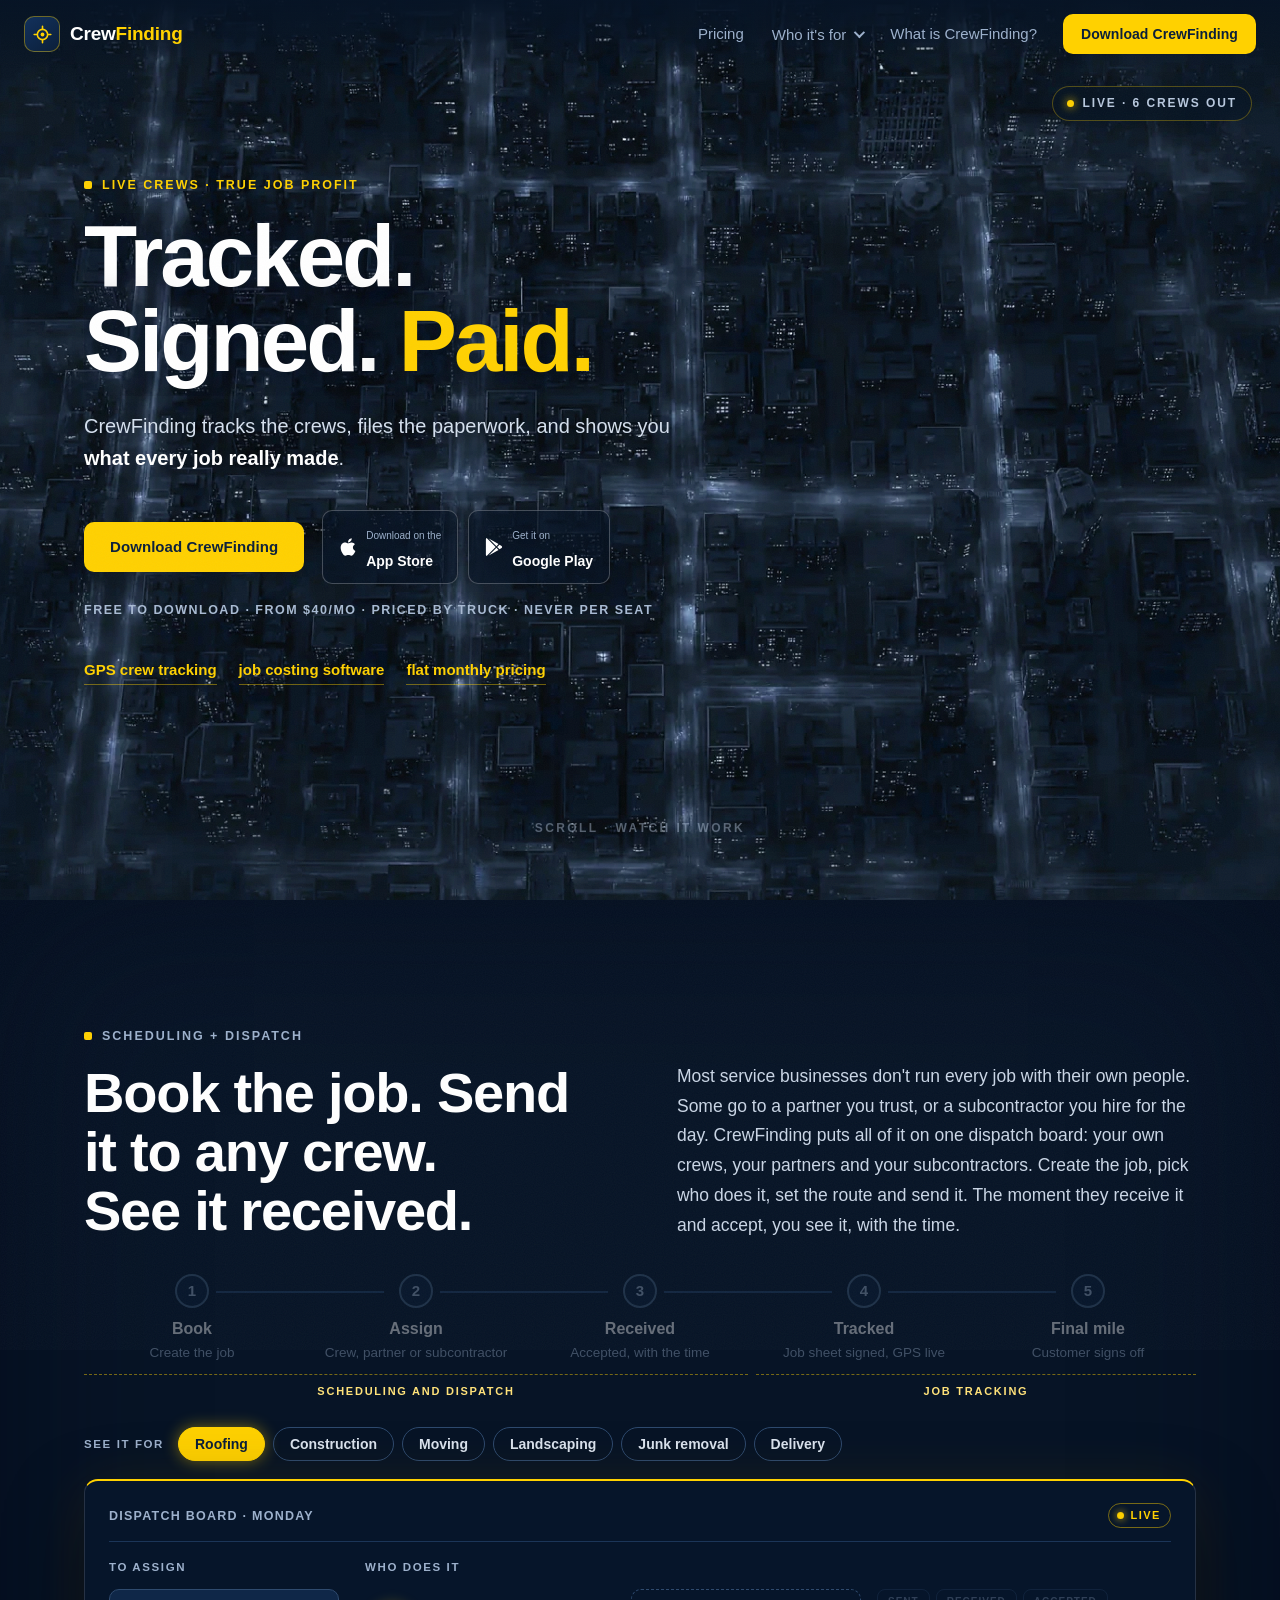
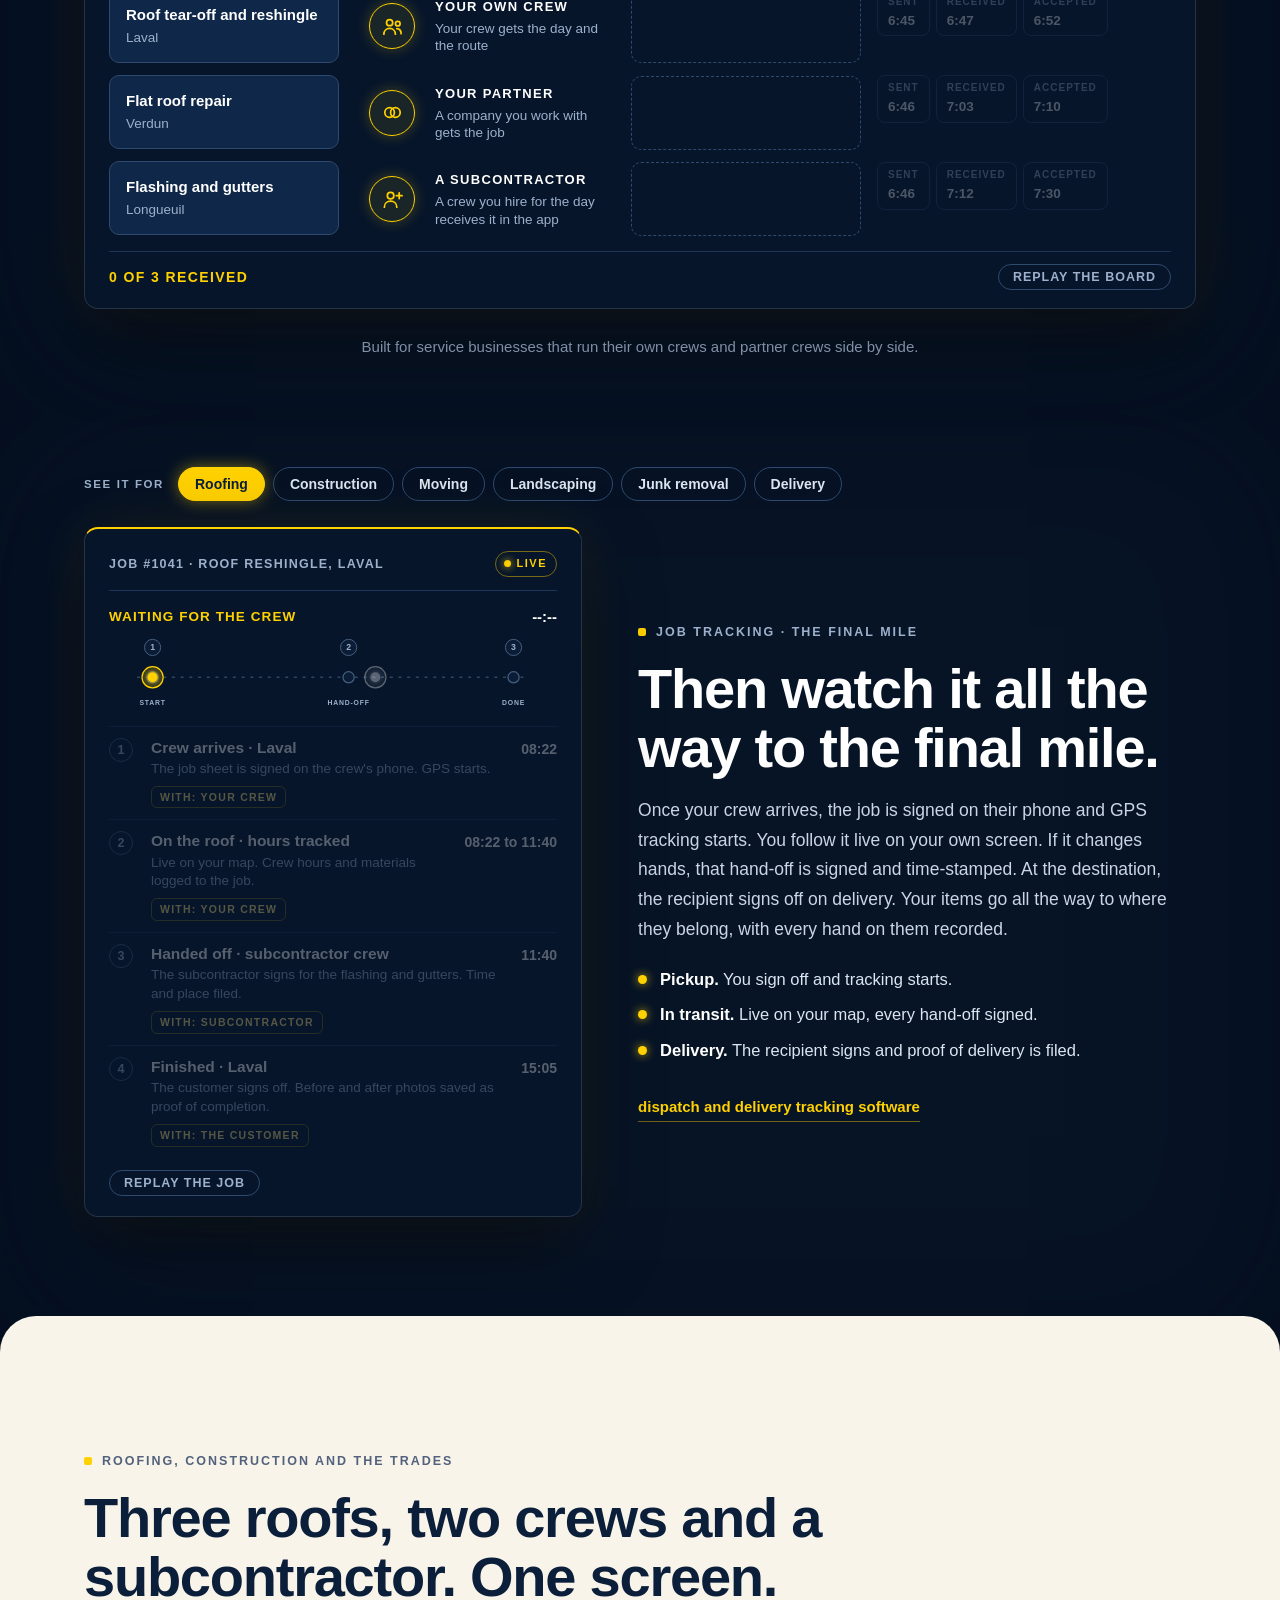
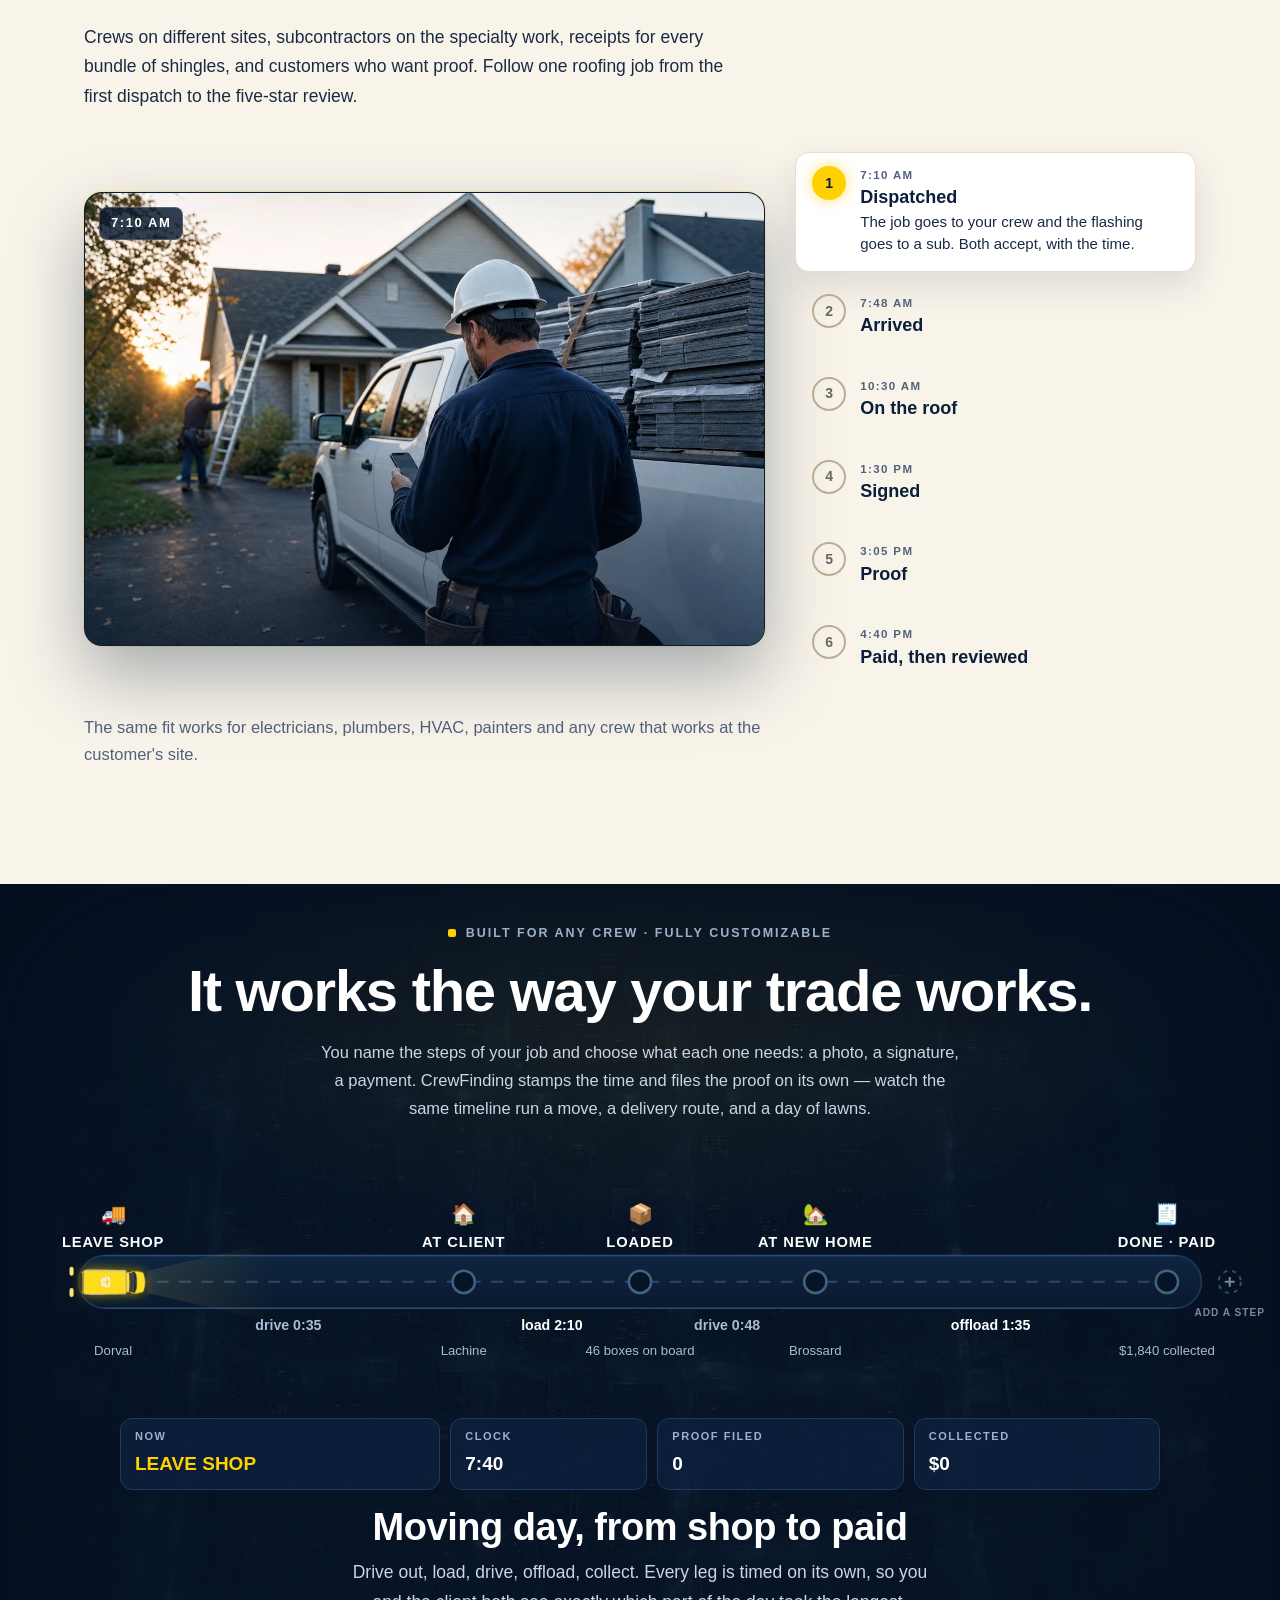
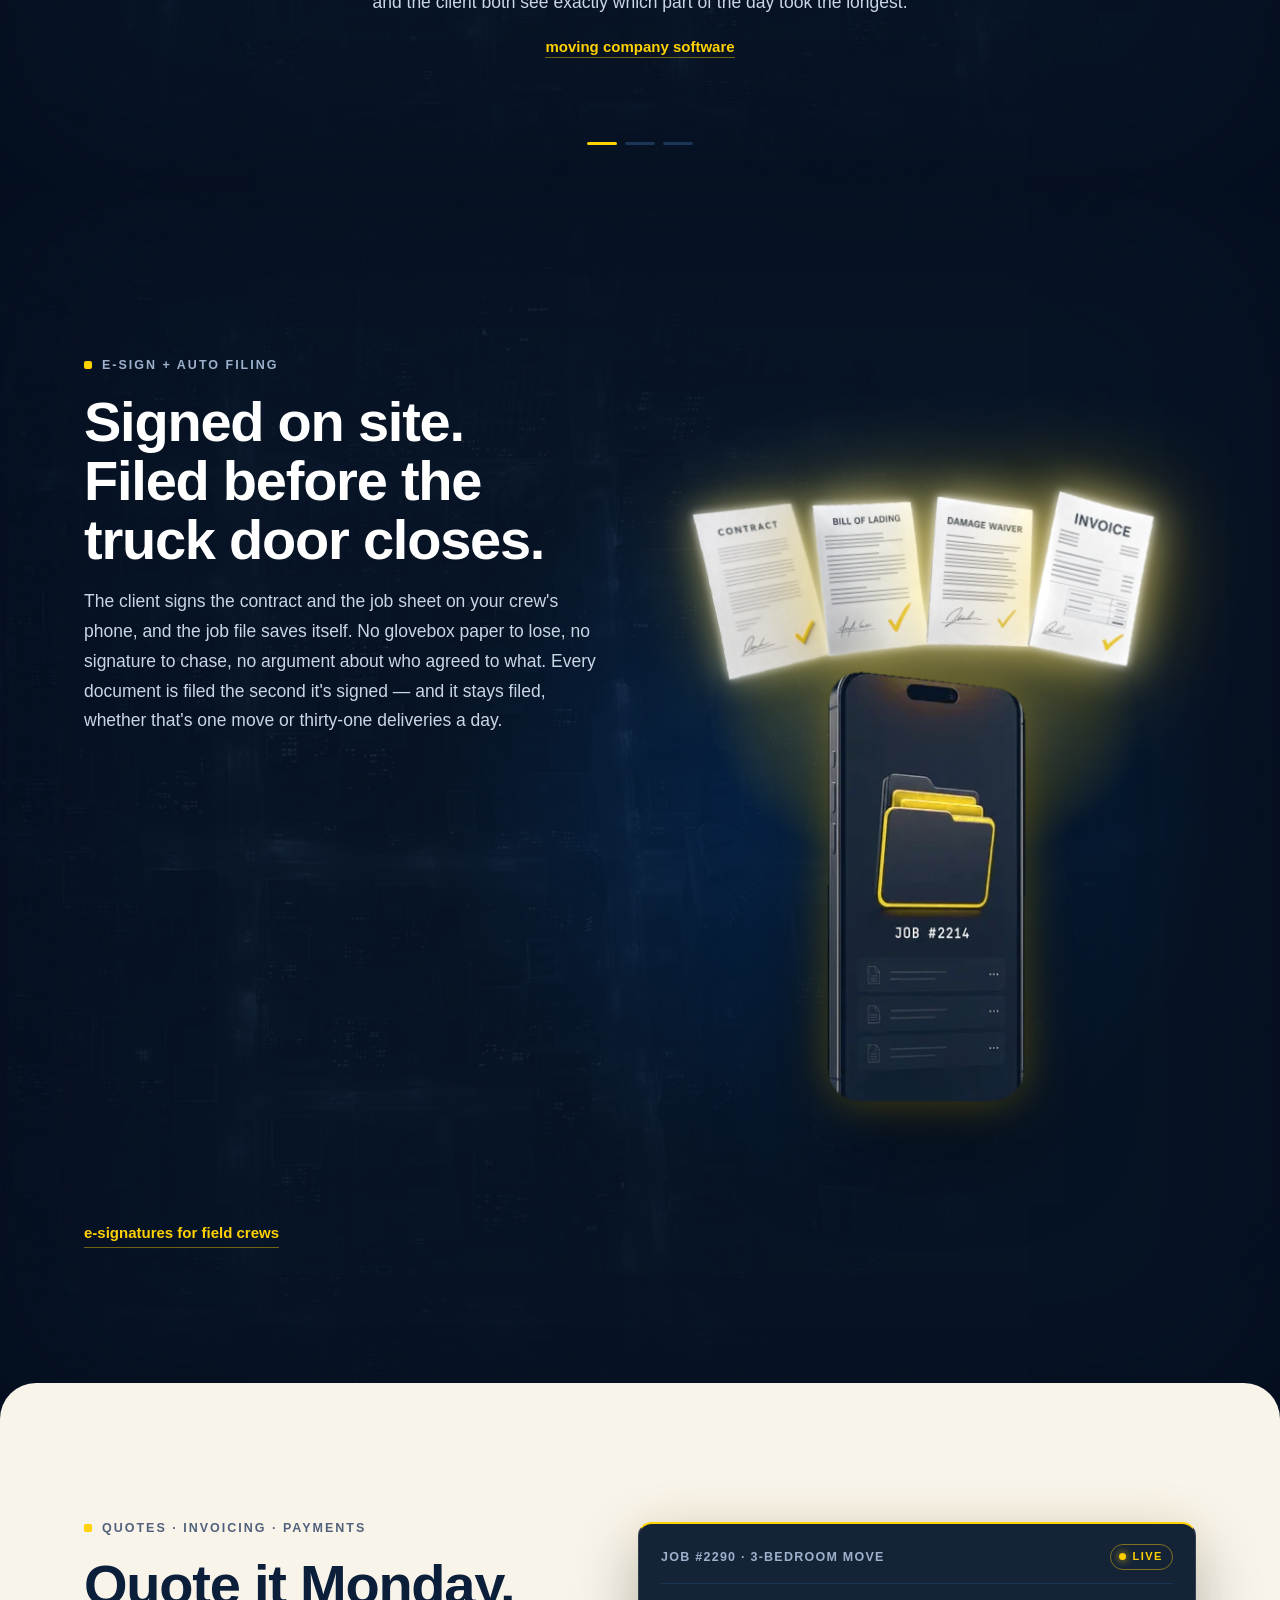
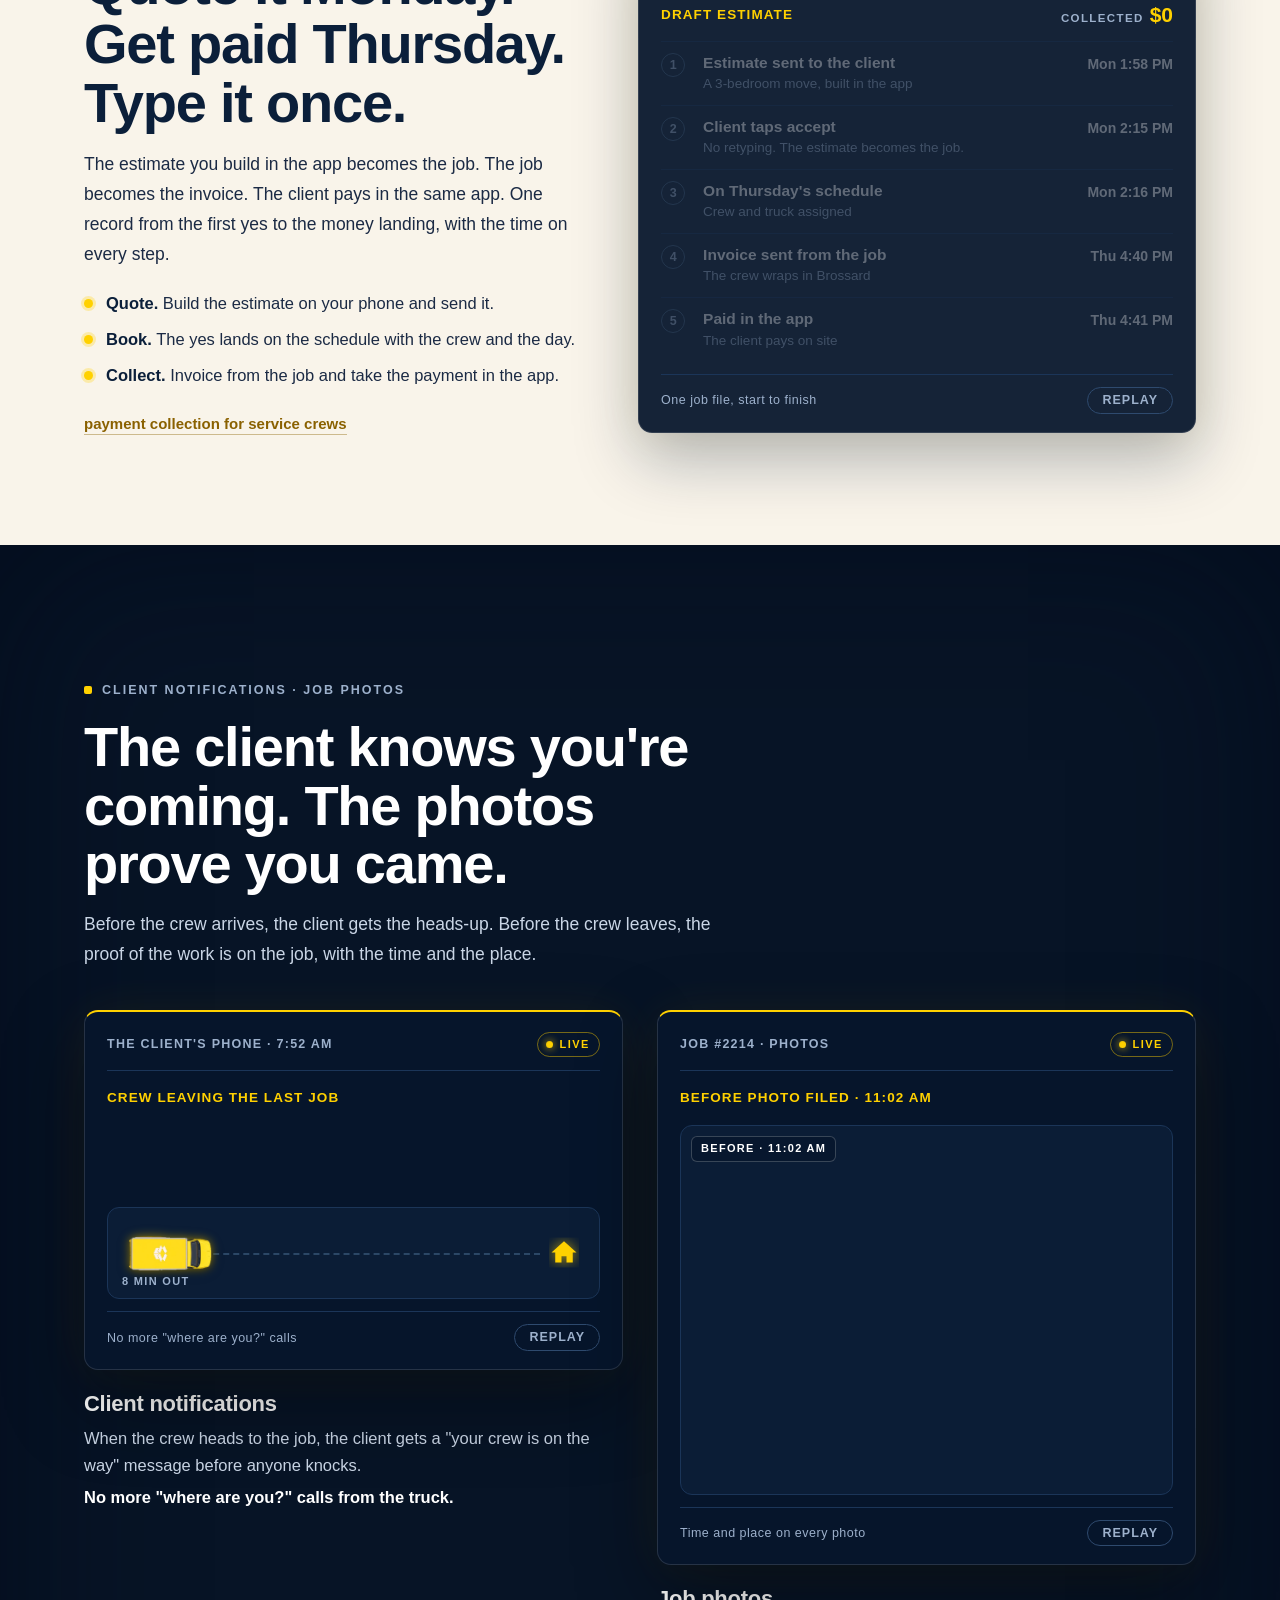
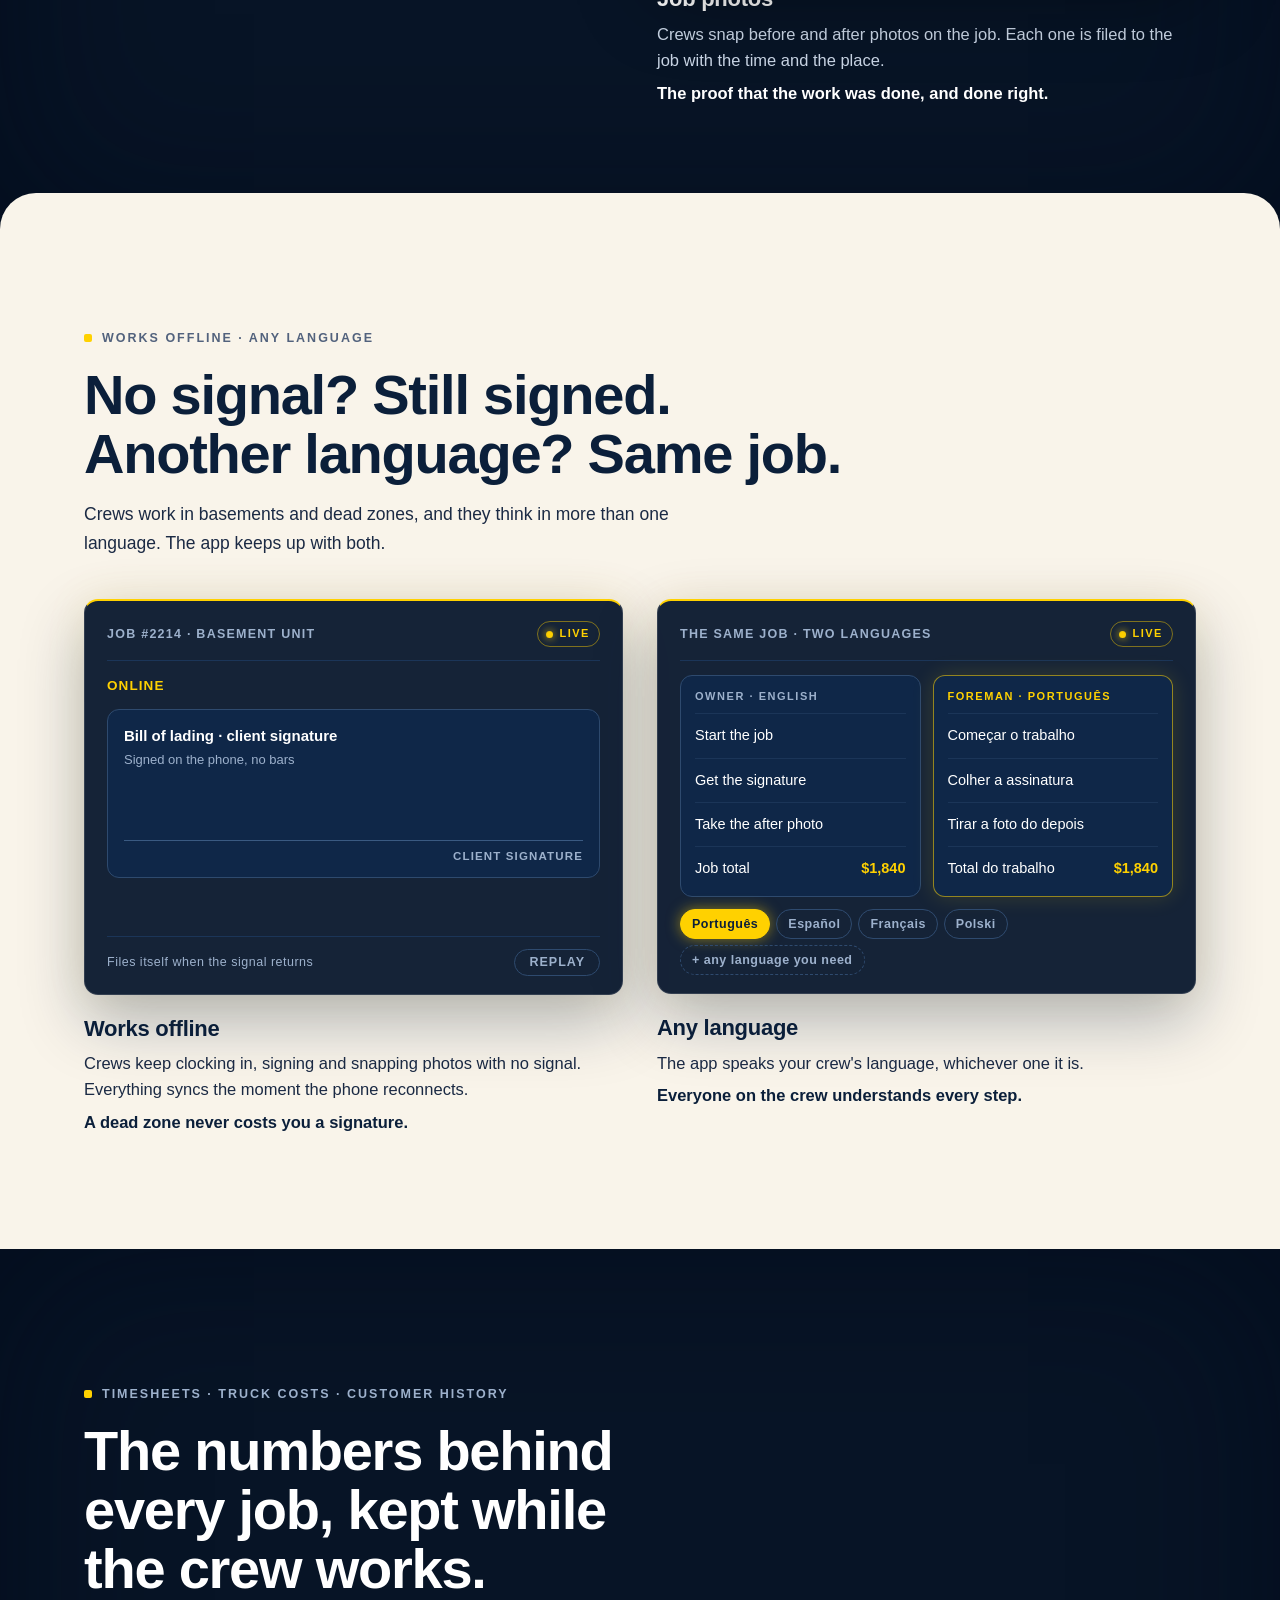
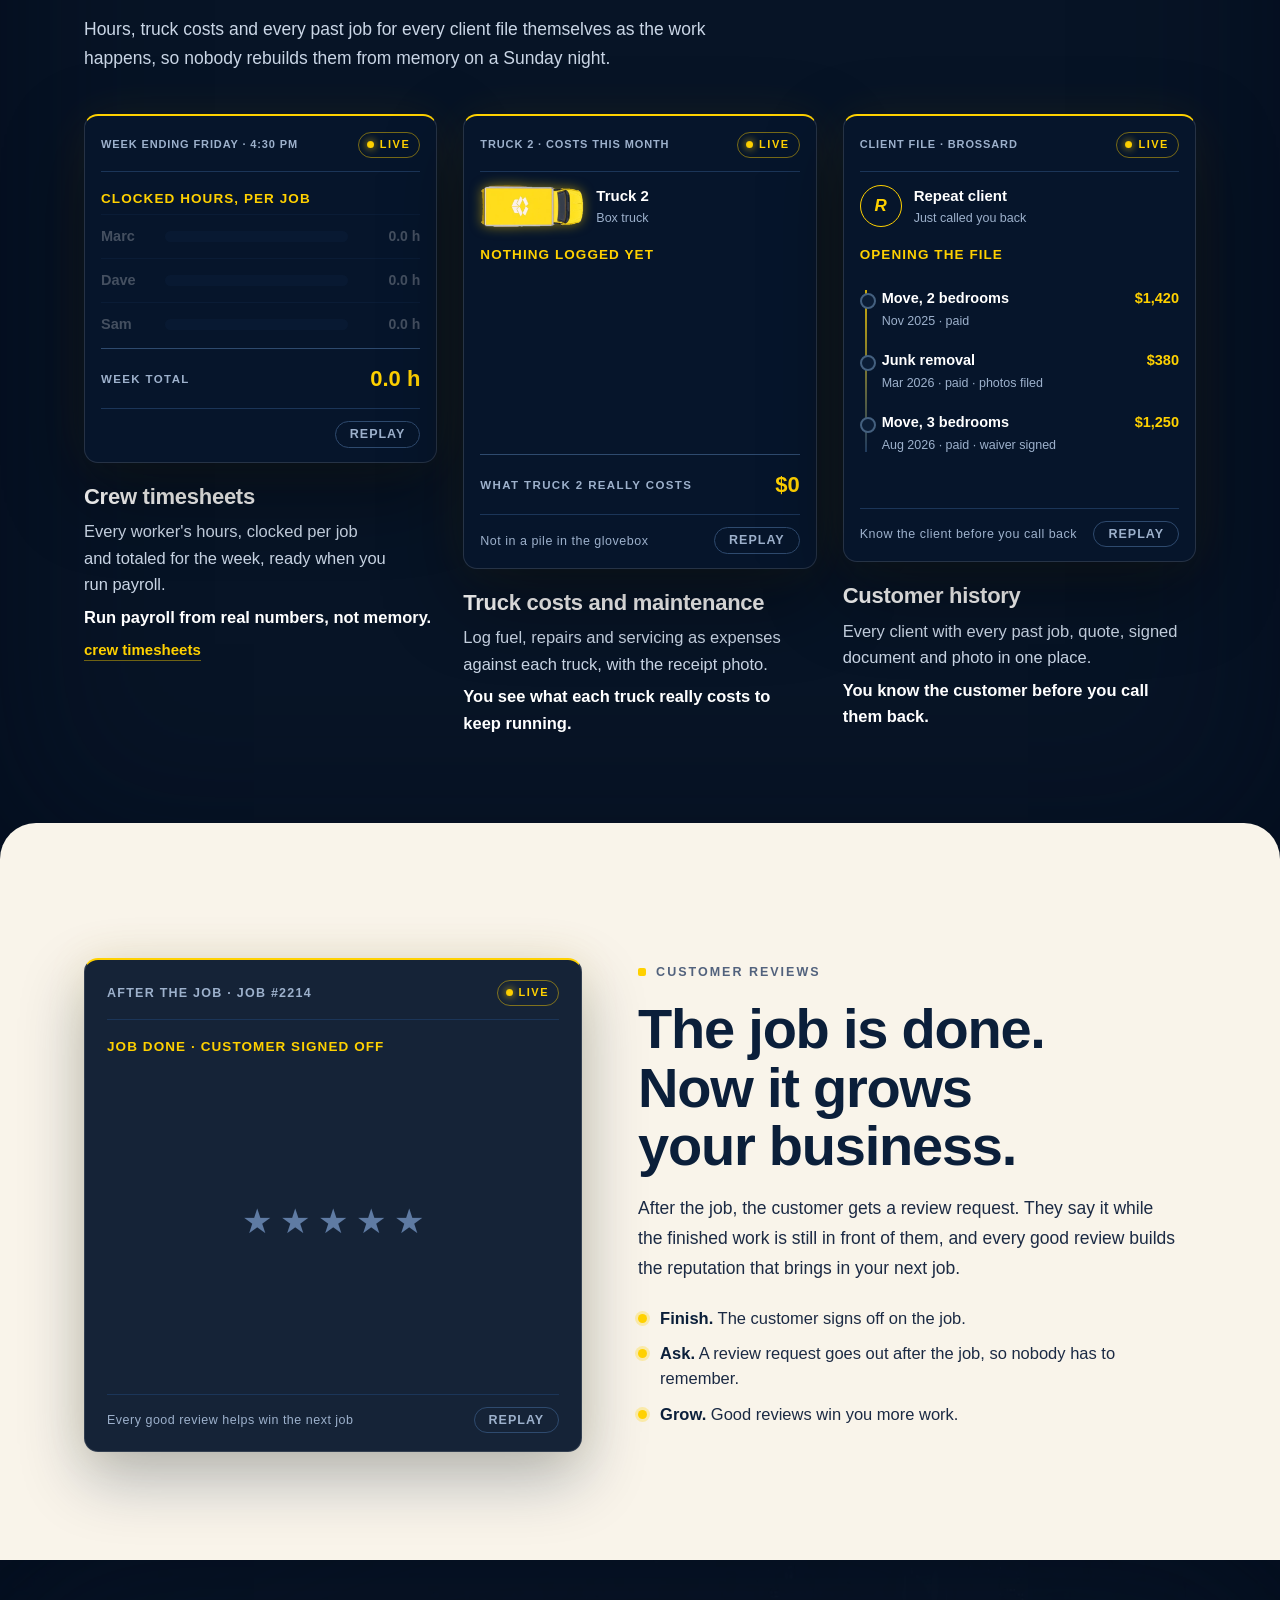
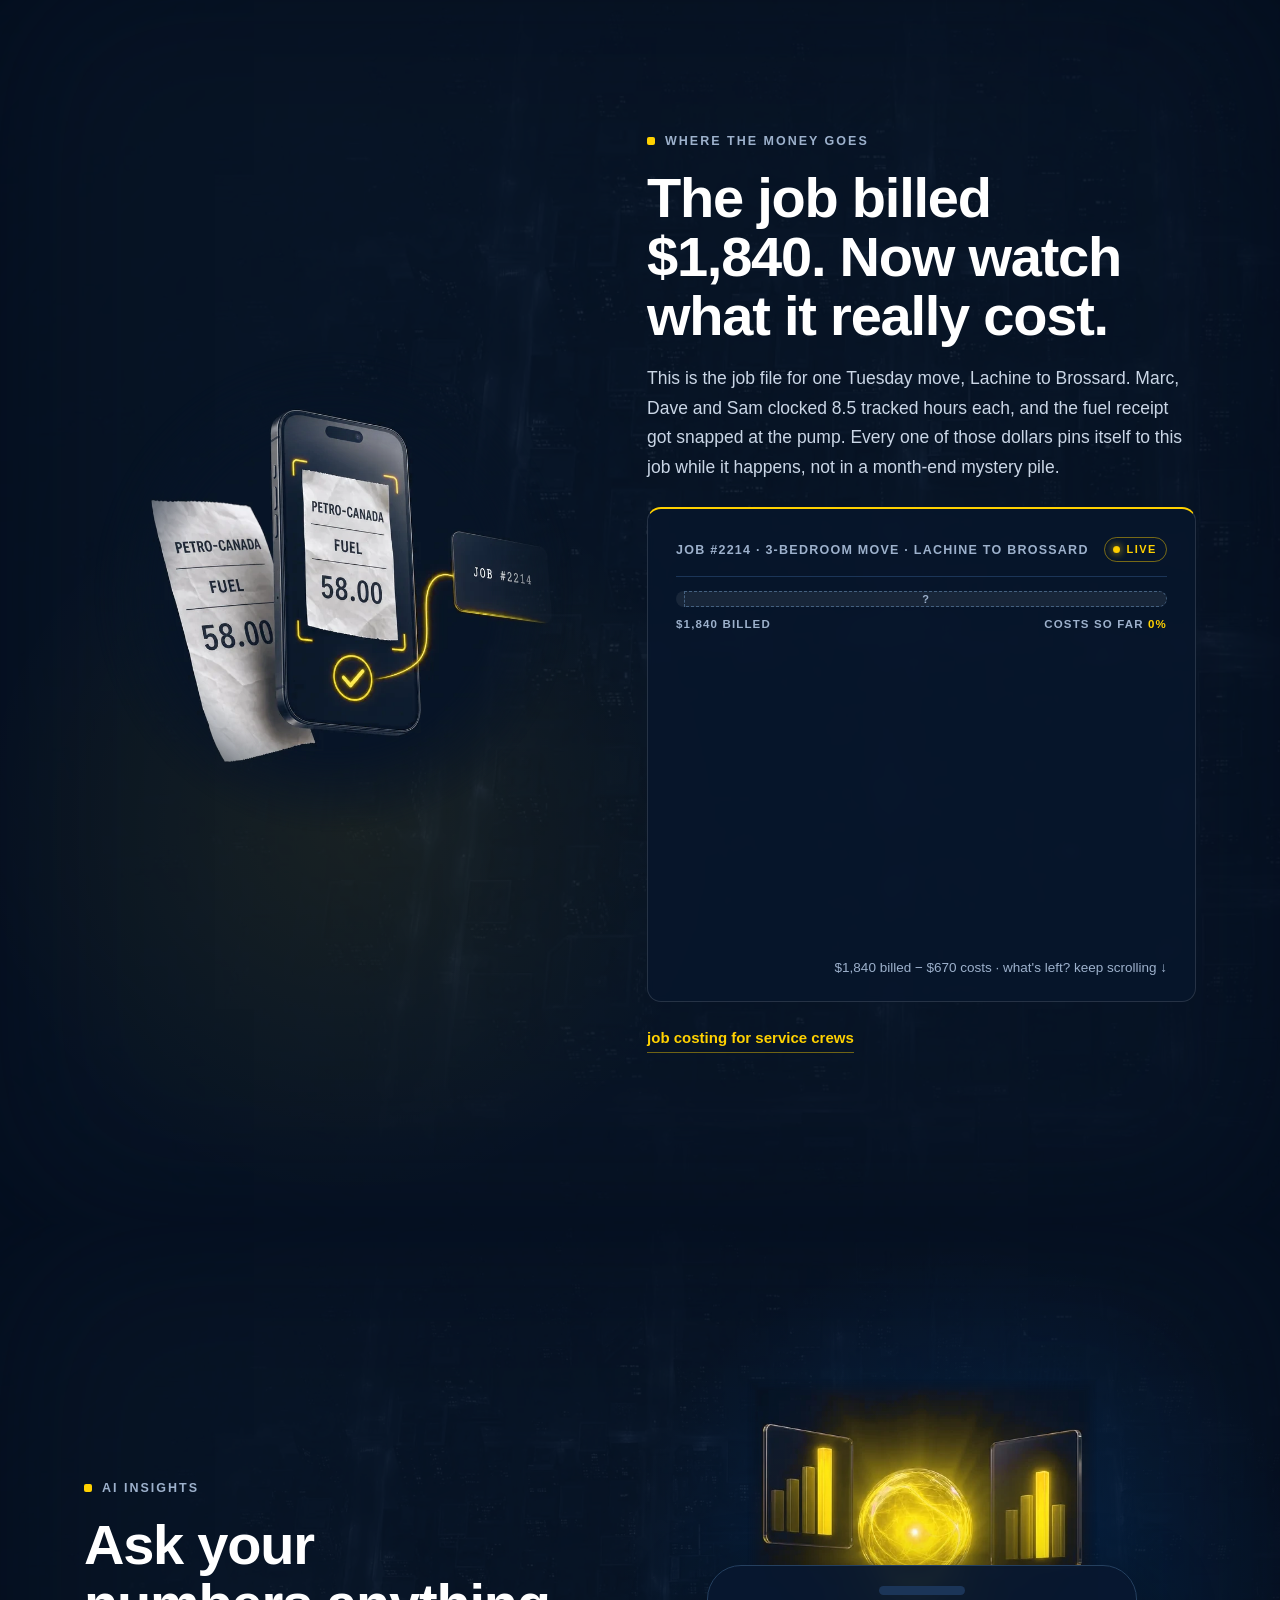
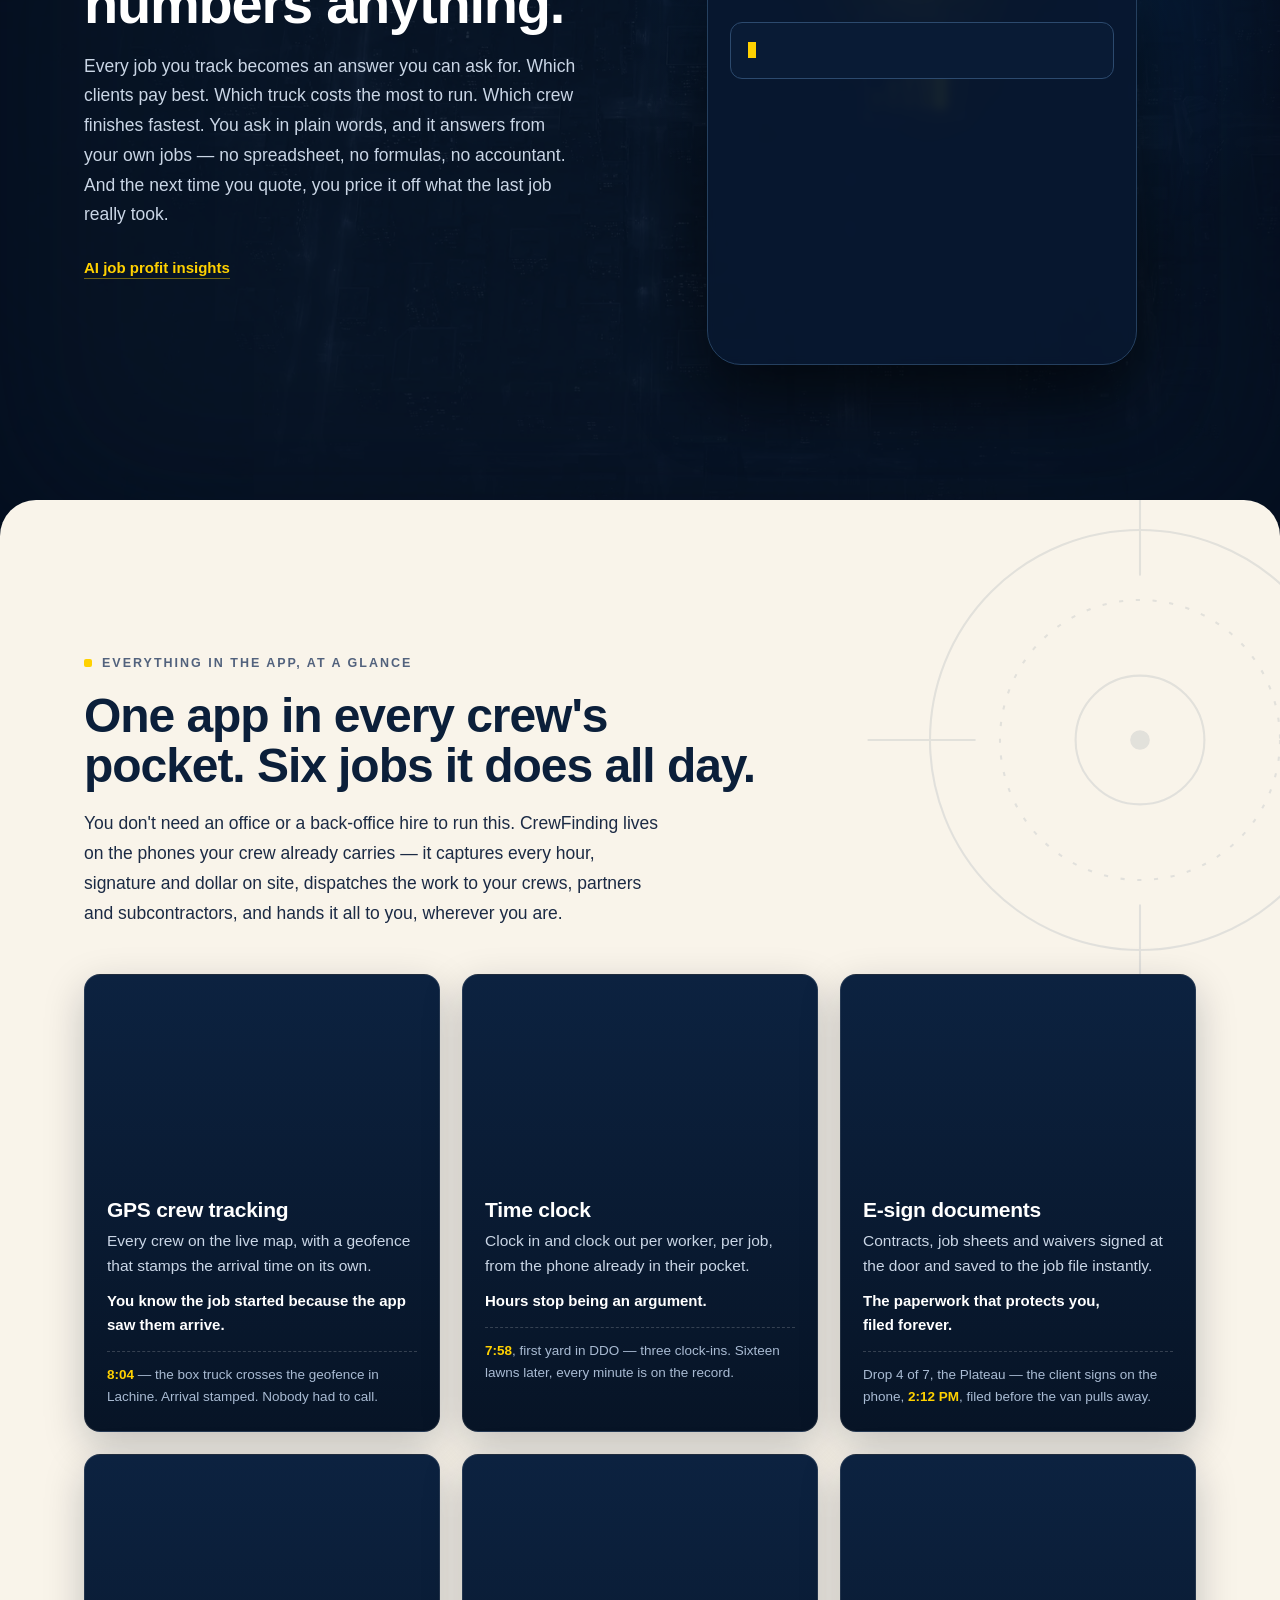
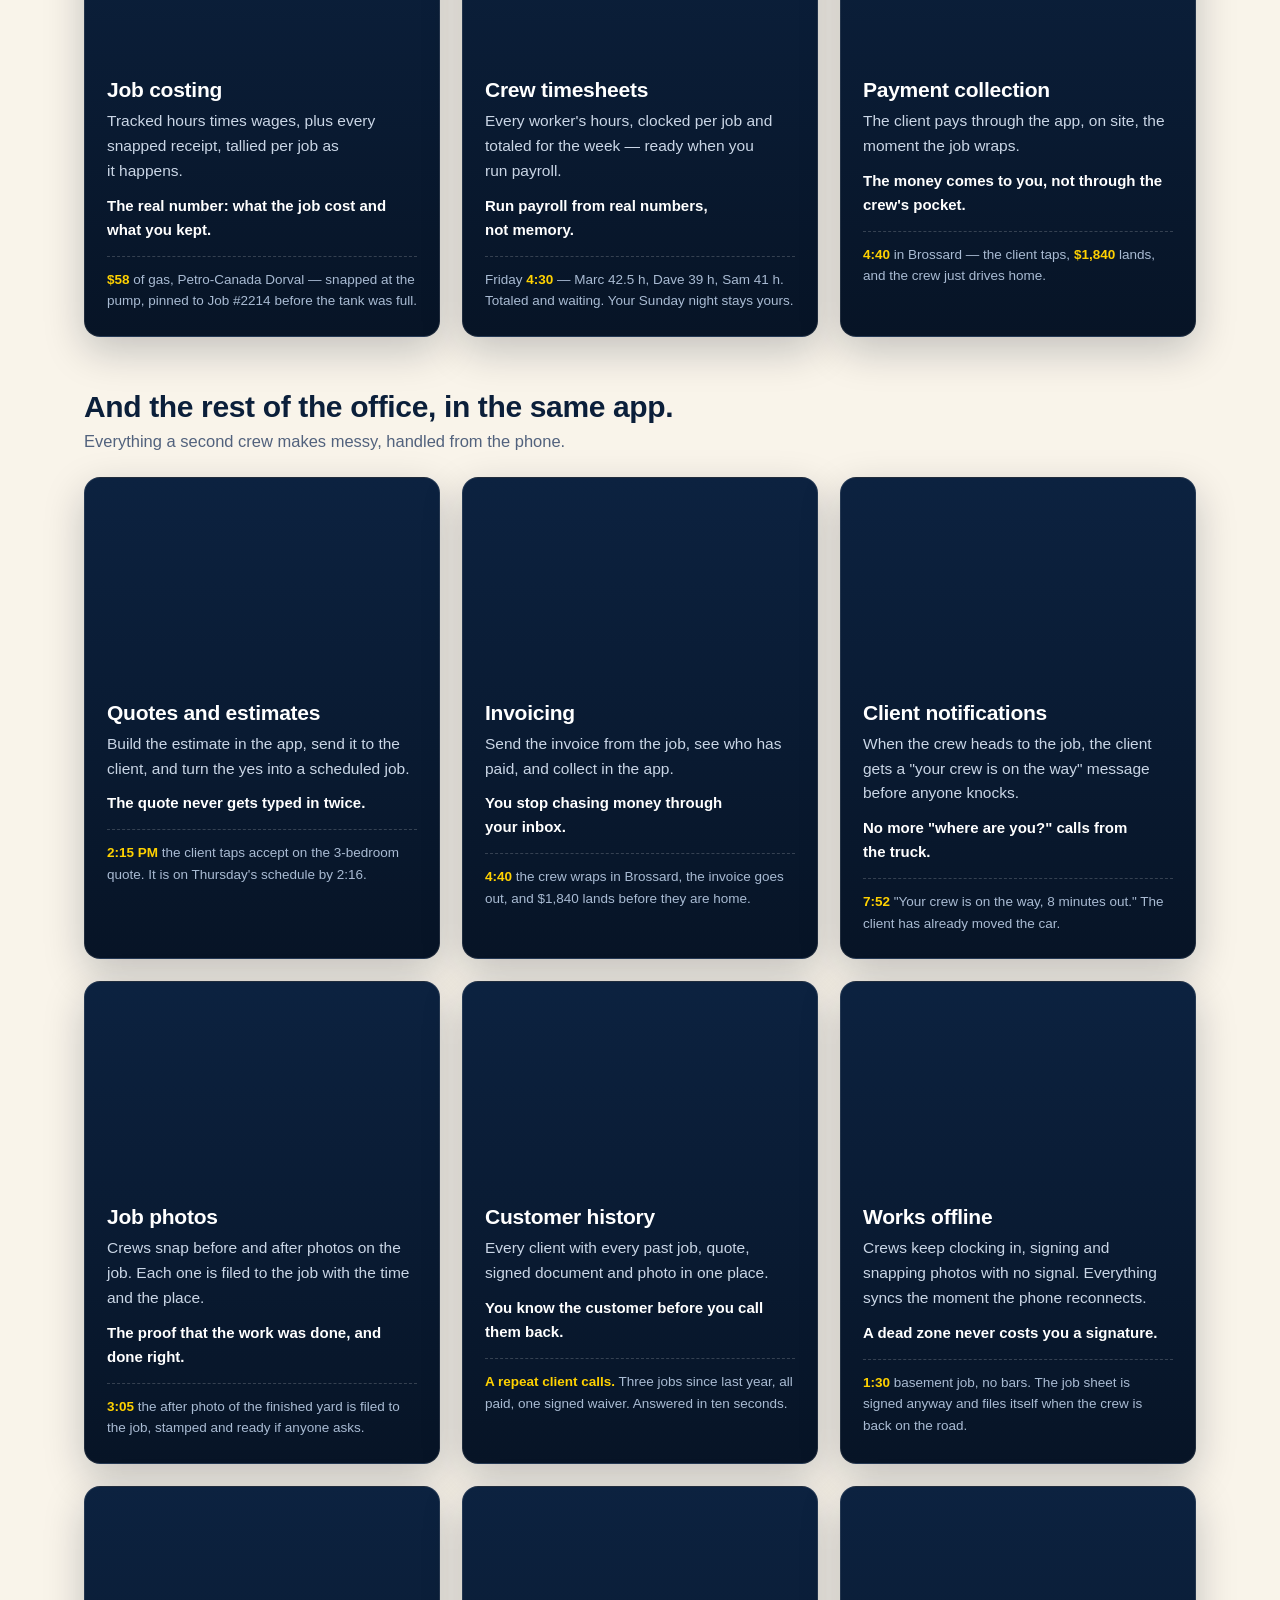
<file: index.html>
<!DOCTYPE html>
<html lang="en">
<head>
<meta charset="UTF-8">
<meta name="viewport" content="width=device-width, initial-scale=1.0">
<meta name="theme-color" content="#071426">
<title>CrewFinding | Know what every job really makes · GPS crew tracking, from $40/mo</title>
<meta name="description" content="CrewFinding puts your crews on a live map, gets every paper signed and filed, and shows you what every job really made. Priced by truck, from $40 a month. Everyone included, never per seat. Moving, delivery, landscaping, construction, electrical.">
<link rel="alternate" hreflang="en" href="https://crewfinding.com/">
<link rel="alternate" hreflang="fr" href="https://crewfinding.com/fr/">
<link rel="alternate" hreflang="x-default" href="https://crewfinding.com/">
<meta property="og:title" content="CrewFinding. Know what every job really makes.">
<meta property="og:description" content="Your crews on a live map. Paperwork that files itself. The true profit of every job. Priced by truck, from $40 a month. Everyone included, never per seat.">
<meta property="og:type" content="website">
<meta property="og:url" content="https://crewfinding.com/">
<meta property="og:image" content="https://crewfinding.com/assets/og.png">
<link rel="icon" type="image/svg+xml" href="data:image/svg+xml,%3Csvg xmlns='http://www.w3.org/2000/svg' viewBox='0 0 24 24'%3E%3Crect width='24' height='24' rx='5' fill='%230B1F3A'/%3E%3Ccircle cx='12' cy='12' r='6' fill='none' stroke='%23FFD100' stroke-width='2'/%3E%3Ccircle cx='12' cy='12' r='2.2' fill='%23FFD100'/%3E%3Cpath d='M12 2v3M12 19v3M2 12h3M19 12h3' stroke='%23FFD100' stroke-width='2' stroke-linecap='round'/%3E%3C/svg%3E">

<!-- ============ MEASUREMENT (wire before launch; confirmed required) ============
<script async src="https://www.googletagmanager.com/gtag/js?id=G-XXXXXXXXXX"></script>
<script>
  window.dataLayer = window.dataLayer || [];
  function gtag(){dataLayer.push(arguments);}
  gtag('js', new Date());
  gtag('config', 'G-XXXXXXXXXX');            // TODO: GA4 property ID
  gtag('config', 'AW-XXXXXXXXXX');           // TODO: Google Ads conversion ID
</script>
<script> /* TODO: Meta pixel init here */ </script>
=============================================================================== -->

<link rel="preconnect" href="https://fonts.googleapis.com">
<link rel="preconnect" href="https://fonts.gstatic.com" crossorigin>
<link href="https://fonts.googleapis.com/css2?family=Instrument+Sans:wght@500;600;700&display=swap" rel="stylesheet">
<link rel="stylesheet" href="assets/cf.css">
<link rel="stylesheet" href="assets/cf-dispatch.css">
<link rel="stylesheet" href="assets/cf-live.css">

<script type="application/ld+json">
{
  "@context": "https://schema.org",
  "@type": "SoftwareApplication",
  "name": "CrewFinding",
  "operatingSystem": "iOS, Android",
  "applicationCategory": "BusinessApplication",
  "featureList": ["GPS crew tracking","Time clock","E-signed contracts, job sheets and waivers","Job costing","Crew timesheets","Payment collection","Scheduling and dispatch to your own crews, partners and subcontractors","Route planning","Job tracking from the signed job sheet to the customer sign-off with every hand-off logged","Quotes and estimates","Invoicing","Client notifications","Job photos","Review requests after every job","Customer history","Offline mode","Truck costs and maintenance","Any language","AI insights"],
  "description": "Crew operations app that dispatches work to your own crews, partners and subcontractors and tracks every job from dispatch to payout. GPS, hours, e-signatures, expenses and payments, so owners know the true profit of every job.",
  "offers": { "@type": "AggregateOffer", "lowPrice": "40", "highPrice": "80", "priceCurrency": "CAD", "offerCount": "3", "description": "Priced by truck: $40 a month for up to 2 trucks, $60 for 3 trucks, $80 for up to 5 trucks. More than 5 trucks, contact us. Everyone included." }
}
</script>

<style>
/* Homepage-only CSS. Tokens, base type, nav, buttons, badges, cards, footer and band system live in assets/cf.css. */

.beatcopy p{color:var(--fg-body);max-width:540px;margin:18px 0 24px;font-size:17.5px;line-height:1.7}
.beatcopy h2{font-size:clamp(32px,4.4vw,56px);max-width:660px}
.tl-copy p{color:var(--fg-body) !important;font-size:17.5px;line-height:1.7}
.founder p{color:var(--fg-body) !important}

/* ================= ATMOSPHERE ================= */
.pool{position:absolute;pointer-events:none;z-index:0}
.beat-inner{position:relative;z-index:1}
/* no flat dead zones: faint city texture under every NIGHT beat */
.stage{position:relative}
#timeline .stage::before,#close .stage::before,
#filed::before,#costs::before,#ai::before{
  content:"";position:absolute;inset:0;z-index:0;pointer-events:none;
  background:url(assets/city-basemap.webp) center/cover no-repeat;
  opacity:.11;
  -webkit-mask-image:radial-gradient(ellipse 95% 85% at 50% 50%,#000 25%,transparent 80%);
  mask-image:radial-gradient(ellipse 95% 85% at 50% 50%,#000 25%,transparent 80%);
}
#costs::before,#ai::before{background-position:left 30%}
#filed::before{background-position:right 60%}

/* ================= BEAT 1 · HERO ================= */
.hero{position:relative;min-height:100vh;display:flex;align-items:center;overflow:hidden}
.mapwrap{position:absolute;inset:-6%}
.mapwrap svg{width:100%;height:100%;display:block;position:relative;z-index:1}
.mapwrap video{
  position:absolute;inset:0;width:100%;height:100%;object-fit:cover;
  opacity:0;transition:opacity 1.4s ease-out;
}
.mapwrap video.on{opacity:1}
.mapwrap video.on + svg #citybase{opacity:0;transition:opacity 1.4s ease-out}
.hero::after{
  content:"";position:absolute;inset:0;pointer-events:none;
  background:
    linear-gradient(90deg,rgba(7,20,38,.84) 0%,rgba(7,20,38,.5) 30%,rgba(7,20,38,.06) 56%,transparent 74%),
    linear-gradient(180deg,rgba(7,20,38,.3) 0%,transparent 22%,transparent 62%,var(--night) 100%);
}
@media(max-width:720px){
  .hero::after{background:
    linear-gradient(180deg,rgba(7,20,38,.55) 0%,rgba(7,20,38,.78) 46%,var(--night) 100%)}
}
.herocontent{position:relative;z-index:2;padding:130px 24px 170px;width:100%}
.hero h1{
  font-size:clamp(46px,6.8vw,98px);line-height:.98;letter-spacing:-.034em;
  max-width:840px;text-shadow:0 2px 40px rgba(7,20,38,.95);
}
.hero h1 .hl{display:block;overflow:hidden;padding-bottom:.14em;margin-bottom:-.14em}
.hero h1 .hl span{display:block}
.hero .sub{
  color:#D5E0EE;font-size:clamp(17px,2vw,20px);max-width:600px;margin:26px 0 36px;
  text-shadow:0 1px 20px rgba(7,20,38,.95);
}
.hero .sub strong{color:#fff;font-weight:700}
.p-promise{text-align:center;color:var(--fg);font-size:16.5px;line-height:1.6;max-width:600px;margin:1.8vh auto 0;padding:0 20px}
.closenote{font-weight:600;font-size:12.5px;letter-spacing:.12em;color:#A9BBD3;margin-top:16px}
.heroseo{margin-top:38px;display:flex;gap:22px;flex-wrap:wrap}
.hud{
  position:absolute;top:86px;right:28px;z-index:2;
  font-weight:700;font-size:12px;letter-spacing:.16em;color:#B8C8DE;
  display:flex;align-items:center;gap:8px;
  background:rgba(7,20,38,.55);border:1px solid rgba(255,209,0,.3);border-radius:99px;padding:7px 14px;backdrop-filter:blur(6px);
}
.hud i{width:7px;height:7px;border-radius:50%;background:var(--gold);box-shadow:0 0 10px var(--gold);animation:blinkdot 1.6s ease-in-out infinite}
@keyframes blinkdot{50%{opacity:.25}}
@media(max-width:720px){.hud{top:70px;right:14px;font-size:10.5px;padding:6px 11px}}
.scrollcue{
  position:absolute;bottom:62px;left:50%;transform:translateX(-50%);z-index:2;white-space:nowrap;
  font-weight:700;font-size:12px;letter-spacing:.2em;color:#B8C8DE;
  animation:cue 2.4s ease-in-out infinite;
}
@keyframes cue{0%,100%{opacity:.45;transform:translate(-50%,0)}50%{opacity:1;transform:translate(-50%,7px)}}

/* ================= INSIDE THE APP (ivory band) ================= */
#appgrid{padding:17vh 0 14vh;overflow:hidden}
.appintro{color:var(--fg-body);max-width:580px;margin:18px 0 0;font-size:17.5px;line-height:1.7}
.agrid{display:grid;grid-template-columns:repeat(3,1fr);gap:22px;margin-top:46px}
@media(max-width:1000px){.agrid{grid-template-columns:1fr 1fr}}
@media(max-width:640px){.agrid{grid-template-columns:1fr}}

/* ================= BEAT 2 · MORPHING TIMELINE (pinned, night) ================= */
#timeline .stage{min-height:100vh;display:flex;flex-direction:column;justify-content:center;overflow:hidden}
#timeline .pool{left:50%;top:-6%;width:1200px;height:420px;transform:translateX(-50%);
  background:radial-gradient(ellipse,rgba(255,209,0,.06),transparent 65%)}
.tl-head{text-align:center}
.tl-head h2{font-size:clamp(32px,4.6vw,58px)}
.tl-sub{color:var(--fg-body);max-width:640px;margin:16px auto 0;font-size:16.5px;line-height:1.7}
.tl-figure{margin:2vh auto 0;width:min(1240px,95vw)}
.tl-badges{display:flex;gap:12px;justify-content:center;margin-top:22px;flex-wrap:wrap}
.tl-badges span{
  font-weight:700;font-size:12.5px;letter-spacing:.08em;color:#DCE5F0;
  border:1px solid var(--line);border-radius:99px;padding:8px 16px;background:rgba(13,34,64,.6);
}
.ghostnode{opacity:.75}
.tilt-hint{
  display:none;margin:20px auto 0;width:fit-content;
  font-weight:600;font-size:13.5px;color:#FFE27A;
  border:1px solid rgba(255,209,0,.45);border-radius:99px;padding:9px 18px;
  background:rgba(255,209,0,.08);
}
@media(max-width:820px){.tilt-hint{display:block}}
.tl-figure svg{width:100%;height:auto;display:block;overflow:visible}
.tl-line{stroke:#2B4766;stroke-width:2;stroke-dasharray:10 12;stroke-linecap:round}
#tlprogress{stroke:var(--gold);stroke-width:3.5;stroke-linecap:round;filter:drop-shadow(0 0 7px rgba(255,209,0,.7))}
.node .dot{fill:var(--night);stroke:#44607F;stroke-width:2.5;transition:all .35s ease-out;transform-box:fill-box;transform-origin:center}
.node.done .dot{fill:var(--gold);stroke:var(--gold);filter:drop-shadow(0 0 8px rgba(255,209,0,.6))}
.node .chk{opacity:0;transition:opacity .3s ease-out}
.node .chk path{stroke:var(--deep)}
.node.done .chk{opacity:1}
.node .yard{fill:#0B1D36;stroke:#44607F;stroke-width:2.5;opacity:0;transform-box:fill-box;transform-origin:center;transform:scale(.4);transition:all .35s ease-out}
.node.done .yard{stroke:var(--gold);fill:#102A4C;filter:drop-shadow(0 0 8px rgba(255,209,0,.45))}
svg.ph-c .node .chk path{stroke:var(--gold)}
.node .yardtime{opacity:0;transition:opacity .35s ease-out;font-family:var(--data);font-weight:700;font-size:17px;fill:#fff}
.tl-label{font-family:var(--data);font-weight:700;font-size:16px;fill:#fff;letter-spacing:.04em}
.tl-sublabel{font-family:var(--data);font-size:14px;fill:var(--fg-mute)}
.tl-endlabel{transition:opacity .35s ease-out}
svg.ph-a .node.mid:not(.na) .dot{transform:scale(0)}
svg.ph-a .node .yard,svg.ph-a .node .yardtime{opacity:0}
/* phase-scoped detail layers: A = named legs + times, B = stop proof */
#tlsvg .a-only,#tlsvg .b-only,#tlsvg .c-only{opacity:0;transition:opacity .4s ease-out}
#tlsvg.ph-a .a-only,#tlsvg.ph-b .b-only,#tlsvg.ph-c .c-only{opacity:1}
.ph-emoji{font-size:20px}
.bsub,.csub{font-family:var(--data);font-weight:500;font-size:13px;fill:#A9BBD3}
.cprice{font-family:var(--data);font-weight:600;font-size:13.5px;fill:#CFD9E7}
.ckept{font-family:var(--data);font-size:16px;font-weight:700}
.alabel{font-family:var(--data);font-weight:700;font-size:14.5px;fill:#fff;letter-spacing:.06em}
.asub{font-family:var(--data);font-weight:500;font-size:13px;fill:#A9BBD3}
.seg{font-family:var(--data);font-weight:600;font-size:14px;fill:#A9BBD3}
.seg.hot{fill:#fff}
.stoptime{font-family:var(--data);font-weight:700;font-size:15px;fill:#fff;opacity:0;transition:opacity .3s ease-out}
svg.ph-b .node.done .stoptime{opacity:1}
.proof{font-size:13px;opacity:0;transition:opacity .3s ease-out}
svg.ph-b .node.done .proof{opacity:1}
svg.ph-b .node .dot{transform:scale(1)}
svg.ph-b .tl-endlabel{opacity:0}
svg.ph-c .node .dot{transform:scale(0)}
svg.ph-c .node .chk{opacity:0}
svg.ph-c .node.done .chk{opacity:1}
svg.ph-c .node .yard{opacity:1;transform:scale(1)}
svg.ph-c .node .yardtime{opacity:1}
svg.ph-c .tl-endlabel{opacity:0}
.tl-copies{position:relative;height:210px;margin-top:2vh}
@media(max-width:720px){.tl-copies{height:280px}}
.tl-copy{
  position:absolute;inset:0;text-align:center;opacity:0;transform:translateY(14px);
  transition:opacity .45s ease-out,transform .45s ease-out;pointer-events:none;
}
.tl-copy.on{opacity:1;transform:none;pointer-events:auto}
.tl-copy h3{font-size:clamp(26px,3.4vw,38px);margin-bottom:10px}
.tl-copy p{color:var(--fg-mute);max-width:580px;margin:0 auto 16px}
.tl-dots{display:flex;gap:8px;justify-content:center;margin-top:24px}
.tl-dots i{width:30px;height:3px;border-radius:2px;background:var(--line);transition:background .3s}
.tl-dots i.on{background:var(--gold)}
/* ---- timeline v2: a real road, stop choreography, live panel ---- */
.road{fill:url(#roadg);stroke:#1E3A5C;stroke-width:1.5}
.road-edge{stroke:#2E5078;stroke-width:1.5;opacity:.7}
.lawn{display:none}
svg.ph-c .lawn{display:block}
svg.ph-c .road,svg.ph-c .road-edge,svg.ph-c .tl-line{display:none}
svg.ph-c #tlbeam,svg.ph-c #tltail{display:none}
.ring{fill:none;stroke:var(--gold);stroke-width:2;opacity:0;transform-box:fill-box;transform-origin:center}
.node.ping .ring{animation:ringping 1.15s ease-out both}
.node.ping .r2{animation-delay:.2s}
@keyframes ringping{0%{transform:scale(1);opacity:.9}100%{transform:scale(3.6);opacity:0}}
svg.ph-a .node.mid:not(.na) .ring{display:none}
svg.ph-b .node.stamped .stoptime{animation:stampin .5s cubic-bezier(.2,1.6,.4,1) both}
@keyframes stampin{0%{transform:scale(1.8);opacity:0;fill:var(--gold)}100%{transform:scale(1);opacity:1}}
.stoptime{transform-box:fill-box;transform-origin:center}
.proofrow{opacity:0;transition:opacity .3s ease-out}
svg.ph-b .node.done .proofrow{opacity:1}
.pf circle{fill:#0B1D36;stroke:#44607F;stroke-width:1.6;transition:stroke .25s,fill .25s,filter .25s}
.pf text{font-size:11px;opacity:.38;transition:opacity .25s}
.pf{transform-box:fill-box;transform-origin:center}
.node.p1 .pf1,.node.p2 .pf2,.node.p3 .pf3{animation:pfpop .45s cubic-bezier(.2,1.6,.4,1) both}
.node.p1 .pf1 circle,.node.p2 .pf2 circle,.node.p3 .pf3 circle{stroke:var(--gold);fill:#14305A;filter:drop-shadow(0 0 6px rgba(255,209,0,.7))}
.node.p1 .pf1 text,.node.p2 .pf2 text,.node.p3 .pf3 text{opacity:1}
@keyframes pfpop{0%{transform:scale(.4)}100%{transform:scale(1)}}
#tlbeam{opacity:.15}
#tlveh{filter:drop-shadow(0 0 5px rgba(255,209,0,.6)) drop-shadow(0 2px 3px rgba(0,0,0,.55))}
.tl-hud{display:grid;grid-template-columns:1.3fr .8fr 1fr 1fr;gap:10px;margin-top:1.6vh;max-width:1040px;margin-left:auto;margin-right:auto}
.hud-cell{background:rgba(13,34,64,.7);border:1px solid #1F3A5E;border-radius:12px;padding:9px 14px 10px;text-align:left;min-height:58px}
.hud-k{display:block;font-weight:700;font-size:11px;letter-spacing:.14em;color:#9DB1CC}
.hud-v{display:block;font-weight:700;font-size:19px;color:#fff;margin-top:3px;white-space:nowrap;overflow:hidden;text-overflow:ellipsis}
.hud-v.live{color:var(--gold)}
.hud-v.profit{color:#2EE86C}
.hud-v.loss{color:#FF4438}
.hud-v.tick{animation:hudtick .35s ease-out}
@keyframes hudtick{0%{transform:translateY(5px);opacity:.3}100%{transform:none;opacity:1}}
@media(prefers-reduced-motion:reduce){.node.ping .ring,svg.ph-b .node.stamped .stoptime,.node.p1 .pf1,.node.p2 .pf2,.node.p3 .pf3,.hud-v.tick{animation:none}}


/* ================= BEAT 3 · FILED (night) ================= */
#filed{padding:19vh 0}
#filed .pool{right:0;top:50%;width:900px;height:900px;transform:translateY(-50%);
  background:radial-gradient(circle,rgba(0,90,190,.24),transparent 62%)}
.filedgrid{display:grid;grid-template-columns:1fr 1.05fr;gap:60px;align-items:center}
@media(max-width:880px){.filedgrid{grid-template-columns:1fr;gap:30px}}
/* the dossier lives in the phone: docs float out of it, hover pulls one forward */
.dossier{position:relative;width:min(440px,86vw);margin:0 auto;padding-top:170px}
.d-phone{
  position:relative;display:block;width:46%;margin:0 auto;z-index:2;
  filter:drop-shadow(0 0 22px rgba(255,209,0,.28)) drop-shadow(0 26px 50px rgba(0,0,0,.6));
}
.d-doc{
  position:absolute;width:108px;left:50%;top:0;z-index:1;
  transform:translateX(calc(-50% + var(--dx)*var(--k,1))) rotate(var(--dr));
  transition:transform .35s ease-out,filter .35s ease-out;
  animation:docfloat 5.5s ease-in-out infinite,docshine 3.4s ease-in-out infinite alternate;animation-delay:var(--dd),var(--dd);
  filter:drop-shadow(0 0 5px rgba(255,255,255,.9)) drop-shadow(0 0 20px rgba(255,238,170,.7)) drop-shadow(0 0 46px rgba(255,209,0,.45));
  cursor:pointer;
}
.d-doc:hover,.d-doc.lift{
  transform:translateX(calc(-50% + var(--dx)*var(--k,1))) rotate(0deg) translateY(-30px) scale(1.14);
  filter:drop-shadow(0 0 8px #fff) drop-shadow(0 0 30px rgba(255,244,190,.95)) drop-shadow(0 0 70px rgba(255,209,0,.7));
  z-index:3;
}
.mrow{cursor:pointer;transition:color .25s ease-out}
.mrow:hover span:first-child b{color:var(--gold)}
@keyframes docfloat{0%,100%{margin-top:0}50%{margin-top:-12px}}
@keyframes docshine{from{filter:drop-shadow(0 0 4px rgba(255,255,255,.75)) drop-shadow(0 0 16px rgba(255,238,170,.5)) drop-shadow(0 0 36px rgba(255,209,0,.3))}to{filter:drop-shadow(0 0 7px #fff) drop-shadow(0 0 28px rgba(255,244,190,.95)) drop-shadow(0 0 64px rgba(255,209,0,.65))}}
.dossier::before{content:"";position:absolute;left:50%;top:6%;width:130%;aspect-ratio:1.5;transform:translateX(-50%);background:radial-gradient(closest-side,rgba(255,233,150,.32),rgba(255,209,0,.12) 55%,transparent 75%);pointer-events:none;z-index:0}
@media(prefers-reduced-motion:reduce){.d-doc{animation:none}}
@media(max-width:880px){.dossier{padding-top:130px}.d-doc{width:84px;--k:.72}}
.manifest{margin-top:8px;max-width:480px}
.mrow{
  display:flex;justify-content:space-between;gap:14px;padding:14px 2px;
  border-bottom:1px solid var(--line);
  font-size:16px;color:#DCE5F0;
  opacity:0;transform:translateX(-16px);
  position:relative;overflow:hidden;
}
/* one job or a whole route: same filing, nothing lost */
.daystrip{
  margin-top:26px;max-width:480px;
  border:1px solid var(--line);border-radius:14px;padding:16px 18px;
  background:rgba(13,34,64,.6);opacity:0;transform:translateY(14px);
}
.daystrip .dayhead{font-weight:700;font-size:12px;letter-spacing:.16em;color:var(--fg-mute);margin-bottom:10px}
.daystrip .daycount{font-size:16px;color:#DCE5F0}
.daystrip .daycount b{color:#fff;font-weight:700}
.daystrip .dayzero{
  display:inline-block;margin-top:12px;font-weight:700;font-size:13px;letter-spacing:.12em;
  color:#fff;border:1px solid rgba(255,255,255,.4);border-radius:99px;padding:5px 14px;
}
.mrow b{font-weight:700;color:#fff}
.mrow .st{color:var(--fg-mute)}
.mrow::after{
  content:"";position:absolute;inset:0;
  background:linear-gradient(115deg,transparent 30%,rgba(255,255,255,.22) 50%,transparent 70%);
  transform:translateX(-130%);
}
.mrow.shine::after{animation:shimmer .9s ease-out forwards}
@keyframes shimmer{to{transform:translateX(130%)}}
.filedchip{
  display:inline-block;margin-top:22px;
  font-weight:700;font-size:13px;letter-spacing:.12em;
  color:#fff;border:1px solid rgba(255,209,0,.55);border-radius:99px;padding:6px 16px;
  opacity:0;transform:translateY(8px);
}

/* ================= BEAT 4 · MICRO EXPENSES (night) ================= */
#costs{padding:19vh 0}
#costs .pool{left:-100px;bottom:0;width:900px;height:800px;
  background:radial-gradient(circle,rgba(255,209,0,.07),transparent 62%)}
.costgrid{display:grid;grid-template-columns:1fr 1.1fr;gap:64px;align-items:center}
@media(max-width:880px){.costgrid{grid-template-columns:1fr;gap:30px}}
.stormwrap{position:relative}
.storm{
  width:100%;max-width:560px;display:block;margin:0 auto;
  -webkit-mask-image:radial-gradient(ellipse closest-side,#000 62%,transparent 96%);
  mask-image:radial-gradient(ellipse closest-side,#000 62%,transparent 96%);
}
.ledger{
  background:rgba(7,22,44,.88);border:1px solid rgba(255,255,255,.13);border-top:2px solid var(--gold);border-radius:14px;padding:28px 28px 22px;
  font-size:16px;backdrop-filter:blur(4px);
  max-width:560px;
}
.ledger .lhead{color:var(--fg-mute);font-weight:700;font-size:12.5px;letter-spacing:.1em;border-bottom:1px solid var(--line);padding-bottom:14px;margin-bottom:6px}
.lrow{
  display:flex;justify-content:space-between;gap:12px;padding:12px 0;border-bottom:1px solid var(--line);
  opacity:0;transform:translateY(12px);
}
.lrow span:first-child{color:#CFD9E7}
.lrow .amt{color:var(--gold);font-weight:700}
.lrow.billed span:first-child{color:#fff;font-weight:600}
.lrow.billed .amt{color:#fff}
.lteaser{margin-top:14px;font-size:13.5px;color:var(--fg-mute);text-align:right}
/* living job bill */
.ledger{position:relative;overflow:hidden}
.ledger::before{content:"";position:absolute;left:-35%;top:0;width:35%;height:2px;background:linear-gradient(90deg,transparent,#fff,var(--gold),transparent);filter:drop-shadow(0 0 6px rgba(255,209,0,.9));animation:ledsweep 3.6s ease-in-out infinite}
@keyframes ledsweep{0%{left:-35%}60%,100%{left:100%}}
.ledger .lhead{display:flex;justify-content:space-between;align-items:center;gap:10px;flex-wrap:wrap}
.livepill{display:inline-flex;align-items:center;gap:6px;color:var(--gold);font-size:11px;letter-spacing:.14em;border:1px solid rgba(255,209,0,.45);border-radius:999px;padding:3px 9px 3px 8px}
.livepill i{width:7px;height:7px;border-radius:50%;background:var(--gold);box-shadow:0 0 8px var(--gold);animation:livepulse 1.4s ease-in-out infinite}
@keyframes livepulse{0%,100%{opacity:1;transform:scale(1)}50%{opacity:.35;transform:scale(.7)}}
.billbar{margin:14px 0 8px}
.bb-track{display:flex;height:16px;border-radius:9px;background:rgba(255,255,255,.07);overflow:hidden;gap:2px}
.bb-seg{display:block;height:100%;width:0;background:linear-gradient(180deg,#FFE27A,#FFD100);box-shadow:0 0 12px rgba(255,209,0,.55);flex:none}
.bb-seg.s4{background:linear-gradient(180deg,#fff,#FFE27A)}
.bb-rest{flex:1;min-width:0;display:flex;align-items:center;justify-content:center;border:1px dashed #44607F;border-radius:0 9px 9px 0;color:#9DB1CC;font-style:normal;font-weight:700;font-size:11px;position:relative;overflow:hidden}
.bb-rest::after{content:"";position:absolute;inset:0;background:linear-gradient(100deg,transparent 30%,rgba(255,255,255,.16) 50%,transparent 70%);transform:translateX(-100%);animation:restshim 2.8s ease-in-out infinite}
@keyframes restshim{0%{transform:translateX(-100%)}70%,100%{transform:translateX(100%)}}
.bb-cap{display:flex;justify-content:space-between;gap:10px;margin-top:8px;font-size:11.5px;font-weight:700;letter-spacing:.1em;color:#9DB1CC}
.bb-cap b{color:var(--gold)}
.lrow .amt{font-variant-numeric:tabular-nums}
.lrow.flash{animation:rowflash 1.1s ease-out}
@keyframes rowflash{0%{background:rgba(255,209,0,.26)}100%{background:rgba(255,209,0,0)}}
.stamp{display:inline-block;margin-left:10px;padding:2px 8px;border:1.5px solid var(--gold);border-radius:6px;color:var(--gold);font-size:10.5px;font-weight:700;letter-spacing:.12em;transform:rotate(-4deg) scale(0);opacity:0;vertical-align:middle;box-shadow:0 0 12px rgba(255,209,0,.5)}
.stamp.on{animation:stampthud .5s cubic-bezier(.2,1.7,.4,1) forwards}
@keyframes stampthud{0%{transform:rotate(-4deg) scale(2.2);opacity:0}100%{transform:rotate(-4deg) scale(1);opacity:1}}
.ltotal .amt{text-shadow:0 0 18px rgba(255,209,0,.0);transition:text-shadow .3s}
.ltotal .amt.tick{text-shadow:0 0 18px rgba(255,209,0,.8)}
@media(prefers-reduced-motion:reduce){.ledger::before,.livepill i,.bb-rest::after,.lrow.flash{animation:none}.stamp{transform:rotate(-4deg);opacity:1}}
.ltotal{
  display:flex;justify-content:space-between;padding:17px 0 4px;font-weight:700;font-size:17px;
  opacity:0;
}
.ltotal .amt{color:var(--gold)}

/* ================= BEAT 5 · AI (night) ================= */
#ai{padding:19vh 0}
#ai .pool{right:-80px;top:40%;width:800px;height:800px;transform:translateY(-50%);
  background:radial-gradient(circle,rgba(0,90,190,.22),transparent 60%)}
.aigrid{display:grid;grid-template-columns:1fr 1.1fr;gap:64px;align-items:center}
@media(max-width:880px){.aigrid{grid-template-columns:1fr;gap:36px}}
/* the AI answers from the phone: orb of your numbers rising out of the app */
.aiwrap{position:relative;width:min(430px,92vw);margin:0 auto;padding-top:170px}
.ai-orb{
  position:absolute;top:-16px;left:50%;transform:translateX(-50%);width:350px;z-index:1;
  animation:orbbob 8s ease-in-out infinite;pointer-events:none;
}
@keyframes orbbob{0%,100%{margin-top:0}50%{margin-top:-16px}}
.aiphone{
  position:relative;z-index:2;
  background:rgba(8,24,48,.95);border:1.5px solid #25405F;border-radius:34px;
  padding:56px 22px 28px;min-height:400px;
  box-shadow:0 30px 70px rgba(0,0,0,.6);backdrop-filter:blur(4px);
}
.ainotch{position:absolute;top:20px;left:50%;transform:translateX(-50%);width:86px;height:9px;border-radius:6px;background:#1B3558}
.a .arow .kept{color:var(--profit-t);font-weight:700}
.q{
  font-weight:600;font-size:16px;color:#fff;
  border:1px solid #2C4A6E;border-radius:12px;padding:15px 17px;background:#091B35;
}
.q .cursor{display:inline-block;width:8px;height:16px;background:var(--gold);vertical-align:-2px;animation:blink 1s steps(1) infinite}
@keyframes blink{50%{opacity:0}}
.a{margin-top:20px}
.a .arow{
  display:flex;justify-content:space-between;gap:10px;font-size:15.5px;
  padding:12px 2px;border-bottom:1px solid var(--line);opacity:0;transform:translateY(10px);
}
.a .arow span:first-child{color:#CFD9E7}
.a .insight{font-size:15.5px;color:#B8C8DE;margin-top:16px;padding-left:12px;border-left:2px solid var(--gold);opacity:0}

/* ================= FOUNDER + THIS IS YOU (ivory band) ================= */
.founder{padding:15vh 24px 14vh;text-align:center;overflow:hidden}
.founder p{position:relative;z-index:1}
.founder p{max-width:660px;margin:0 auto;color:var(--fg-body);font-size:clamp(18px,2.2vw,22px);line-height:1.7}
.founder p strong{color:var(--fg);font-weight:700}
.founder .youhead{position:relative;z-index:1;font-size:clamp(30px,4.2vw,52px);max-width:760px;margin:9vh auto 0}
.founder p.you{color:var(--fg-body);font-size:17.5px;margin-top:22px}
.whostrip{position:relative;z-index:1;display:flex;gap:12px;justify-content:center;flex-wrap:wrap;margin-top:34px}
.whostrip a{
  font-weight:700;font-size:13px;letter-spacing:.06em;color:var(--fg);
  border:1px solid var(--card-line);border-radius:99px;padding:9px 18px;background:#fff;
  text-decoration:none;transition:border-color .2s ease-out,transform .2s ease-out,box-shadow .2s ease-out;
  box-shadow:0 4px 14px rgba(11,31,58,.06);
}
.whostrip a:hover{border-color:var(--gold);transform:translateY(-2px);box-shadow:0 8px 22px rgba(11,31,58,.14)}
/* the distance set piece: a phone watching the live map from anywhere */
.yougrid{position:relative;z-index:1;display:grid;grid-template-columns:1.05fr 1fr;gap:56px;align-items:center;max-width:1060px;margin:10px auto 0;text-align:left}
.yougrid .you{margin:22px 0 0;max-width:560px}
@media(max-width:880px){
  .yougrid{grid-template-columns:1fr;gap:40px;text-align:center}
  .yougrid .you{margin:22px auto 0}
}
.watchwrap{width:min(300px,86vw);margin:0 auto}
.watchphone{
  position:relative;background:linear-gradient(180deg,#0C2240,var(--night));border:1.5px solid #25405F;border-radius:32px;
  padding:46px 14px 14px;box-shadow:0 30px 70px rgba(11,31,58,.38),0 0 0 6px rgba(255,209,0,.12);
}
.wnotch{position:absolute;top:16px;left:50%;transform:translateX(-50%);width:76px;height:8px;border-radius:6px;background:#1B3558}
.whead{display:flex;align-items:center;gap:8px;font-weight:700;font-size:11px;letter-spacing:.12em;color:#B8C8DE;margin-bottom:10px}
.whead i{width:7px;height:7px;border-radius:50%;background:var(--gold);box-shadow:0 0 8px var(--gold);animation:blinkdot 1.6s ease-in-out infinite;flex:none}
.wmap{position:relative;border-radius:12px;overflow:hidden;border:1px solid #1B3558;aspect-ratio:4/5;background:var(--night)}
.wmap .wbase{position:absolute;inset:0;width:100%;height:100%;object-fit:cover;opacity:.9}
.wpin{position:absolute;left:var(--x);top:var(--y);transform:translate(-50%,-50%)}
.wpin img{width:30px;display:block;filter:drop-shadow(0 0 10px rgba(255,209,0,.65));animation:docfloat 6s ease-in-out infinite;animation-delay:var(--wd,0s)}
.wpin::before{
  content:"";position:absolute;left:50%;top:50%;width:12px;height:12px;border-radius:50%;
  border:2px solid rgba(255,209,0,.7);transform:translate(-50%,-50%);animation:wring 2.6s ease-out infinite;animation-delay:var(--wd,0s);
}
@keyframes wring{0%{width:12px;height:12px;opacity:.7}100%{width:58px;height:58px;opacity:0}}
.wrow{display:flex;justify-content:space-between;gap:10px;font-weight:600;font-size:12.5px;color:#DCE5F0;padding:9px 2px;border-bottom:1px solid #1B3558}
.wrow:last-child{border-bottom:none}
.wrow .st{color:#2EE86C}
.wcap{text-align:center;margin-top:18px;font-weight:700;font-size:12px;letter-spacing:.18em;color:var(--fg-mute)}

/* ================= BEAT 6 · ADD A TRUCK (interactive, white band) ================= */
#pricing{border-top:1px solid var(--line);overflow:hidden}
#pricing .stage{min-height:0;display:block;overflow:visible;padding:96px 0 40px}
.p-head{text-align:center}
.p-head h2{font-size:clamp(30px,4vw,50px)}
.p-sub{font-size:16.5px;color:var(--fg-mute);margin-top:12px}
.fleetcalc{width:min(780px,92vw);margin:34px auto 0}
.fc-fleet{background:var(--ivory);border:1px solid var(--card-line);border-radius:20px;padding:20px 22px 24px;box-shadow:0 18px 44px rgba(11,31,58,.1)}
.fc-top{display:flex;align-items:center;justify-content:space-between;gap:14px;flex-wrap:wrap}
.fc-count{font-weight:600;font-size:16px;color:var(--fg-mute)}
.fc-count b{color:var(--fg);font-size:24px;font-variant-numeric:normal}
.fc-ctrl{display:flex;gap:10px;align-items:center}
.fc-add{font:inherit;font-weight:700;font-size:15.5px;color:var(--deep);background:var(--gold);border:0;border-radius:12px;padding:13px 22px;cursor:pointer;box-shadow:0 8px 22px rgba(255,209,0,.4);transition:transform .15s ease-out,box-shadow .15s ease-out}
.fc-add:hover{transform:translateY(-2px);box-shadow:0 12px 28px rgba(255,209,0,.5)}
.fc-add:active{transform:none}
.fc-minus{font:inherit;font-weight:700;font-size:22px;line-height:1;width:46px;height:46px;border-radius:12px;border:1.5px solid var(--card-line);background:#fff;color:var(--fg);cursor:pointer}
.fc-minus:hover{border-color:var(--fg)}
.fc-add:disabled,.fc-minus:disabled{opacity:.4;cursor:default;transform:none;box-shadow:none}
.fc-add:focus-visible,.fc-minus:focus-visible{outline:3px solid var(--deep);outline-offset:3px}
.fc-row{display:flex;flex-wrap:wrap;gap:12px;margin-top:18px;min-height:160px}
.fc-t{width:calc((100% - 36px)/4);background:var(--night);border:1px solid #1B3558;border-radius:14px;padding:14px 10px 10px;overflow:hidden;text-align:center;box-shadow:inset 0 0 26px rgba(255,209,0,.07);animation:fcdrive .55s cubic-bezier(.2,.8,.2,1) both}
@keyframes fcdrive{from{opacity:0;transform:translateX(-34px)}to{opacity:1;transform:none}}
.fc-t img{display:block;width:100%;height:78px;object-fit:contain;margin:0 auto;filter:drop-shadow(0 0 9px rgba(255,209,0,.55));animation:fclight .9s ease-out .25s both}
@keyframes fclight{from{filter:brightness(.32) saturate(.5) drop-shadow(0 0 0 rgba(255,209,0,0))}60%{filter:brightness(1.25) drop-shadow(0 0 14px rgba(255,209,0,.8))}to{filter:drop-shadow(0 0 9px rgba(255,209,0,.55))}}
.fc-t .seats{display:flex;justify-content:center;gap:4px;margin-top:9px}
.fc-t .seats i{width:9px;height:9px;border-radius:50%;background:var(--gold);display:block;box-shadow:0 0 8px rgba(255,209,0,.7)}
.fc-t .nm{display:block;font-size:11.5px;font-weight:700;letter-spacing:.06em;color:#9DB1CC;margin-top:6px}
.fc-duel{display:grid;grid-template-columns:1fr 1fr;gap:18px;margin-top:18px}
.fc-meter,.fc-plate{border-radius:20px;padding:20px 22px 22px;position:relative;overflow:hidden}
.fc-meter{background:var(--deep);color:#fff;border:1px solid #1B3558;box-shadow:inset 0 2px 18px rgba(0,0,0,.45),0 18px 40px rgba(11,31,58,.22)}
.fc-plate{background:var(--gold);color:var(--deep);box-shadow:0 18px 44px rgba(255,209,0,.4),inset 0 1px 0 rgba(255,255,255,.55)}
.fc-lab{font-weight:700;font-size:12.5px;letter-spacing:.12em}
.fc-lab i{font-style:normal;margin-left:8px;padding:3px 8px;border-radius:99px;font-size:11px}
.fc-meter .fc-lab{color:#9DB1CC}
.fc-meter .fc-lab i{background:rgba(255,255,255,.1);color:#fff}
.fc-plate .fc-lab i{background:rgba(11,31,58,.12)}
.fc-digits{display:flex;align-items:flex-end;font-size:clamp(46px,7.4vw,66px);font-weight:700;letter-spacing:-.03em;line-height:1;margin-top:14px;font-variant-numeric:normal}
.fc-digits .cur{font-size:.55em;margin-right:4px;padding-bottom:.12em}
.fc-digits .per{font-size:.3em;letter-spacing:0;margin-left:8px;padding-bottom:.2em;opacity:.8}
.odo{display:inline-flex}
.odo .d{display:block;height:1em;width:.62em;overflow:hidden;line-height:1}
.odo .s{display:block;transition:transform .6s cubic-bezier(.2,.8,.2,1)}
.odo .s b{display:block;height:1em;line-height:1;text-align:center;font-weight:700}
.fc-sub{font-weight:600;font-size:13px;letter-spacing:.04em;margin-top:12px;min-height:20px}
.fc-meter .fc-sub{color:#9DB1CC}
.fc-ok{display:inline-block}
.fc-ok.pop{animation:fcpop .5s ease-out}
@keyframes fcpop{0%{transform:translateY(6px);opacity:0}100%{transform:none;opacity:1}}
.fleetcalc .pdelta{margin-top:22px}
.fc-more{margin:14px 2px 0;font-weight:600;font-size:14.5px;color:var(--fg-mute)}
.fc-more a{color:var(--deep);text-decoration:underline;text-underline-offset:3px}
.fc-digits b.tick{animation:fcpop .45s ease-out}
.tierstrip a:focus-visible{outline:2px solid var(--deep);outline-offset:3px}
.sr-only{position:absolute;width:1px;height:1px;overflow:hidden;clip:rect(0 0 0 0);white-space:nowrap}
@media(max-width:640px){.fc-duel{grid-template-columns:1fr}.fc-t{width:calc((100% - 12px)/2)}.fc-row{min-height:0}}
@media(prefers-reduced-motion:reduce){.fc-t,.fc-t img,.fc-ok.pop{animation:none}.odo .s{transition:none}}
.pdelta{text-align:center;font-weight:600;font-size:clamp(15px,1.9vw,19px);color:var(--fg);margin-top:1vh;padding:0 16px;min-height:24px}
.pdelta .save{color:var(--profit-t);font-weight:700}
.tierstrip{display:flex;gap:14px;justify-content:center;flex-wrap:wrap;margin-top:1.6vh}
.tierstrip span{
  font-weight:700;font-size:13.5px;letter-spacing:.08em;color:var(--fg);
  border:1px solid var(--card-line);border-radius:99px;padding:10px 20px;background:var(--ivory);
}
.tierstrip b{color:var(--accent);font-size:17px;font-weight:700}
.p-fine{text-align:center;font-size:13.5px;color:var(--fg-mute);max-width:720px;margin:1.6vh auto 0;line-height:1.65;padding:0 20px}
.p-links{display:flex;gap:24px;justify-content:center;margin-top:10px;flex-wrap:wrap;padding-bottom:2.5vh}

/* ================= BEAT 7 · THE CLOSE (pinned, night) ================= */
#close .stage{min-height:100vh;display:flex;flex-direction:column;justify-content:center;align-items:center;text-align:center;overflow:hidden}
#close .pool{
  left:50%;top:50%;width:1100px;height:900px;transform:translate(-50%,-50%);
  background:radial-gradient(circle,rgba(46,232,108,.08),transparent 60%);
  opacity:0;transition:opacity 1.2s ease-out;
}
#close .pool.on{opacity:1}
.closeledger{font-weight:500;font-size:clamp(15px,2vw,18px);color:#CFD9E7}
.closeledger .cl{
  display:flex;justify-content:space-between;gap:60px;width:min(430px,86vw);
  padding:11px 0;border-bottom:1px solid var(--line);
  opacity:0;transform:translateY(10px);transition:opacity .5s ease-out,transform .5s ease-out;
}
.closeledger .cl.on{opacity:1;transform:none}
.bignum{
  font-family:var(--disp);font-weight:700;letter-spacing:-.012em;color:var(--profit-t);font-variant-numeric:normal;
  font-size:clamp(84px,17vw,220px);line-height:1;margin-top:5vh;
  opacity:0;transition:opacity .6s ease-out,text-shadow 1s ease-out;
}
.bignum.on{opacity:1;text-shadow:0 0 90px rgba(46,232,108,.5),0 0 26px rgba(46,232,108,.35)}
.bignum small{display:block;font-family:var(--body);font-weight:700;font-size:clamp(12.5px,1.5vw,15px);color:var(--profit-t);opacity:.8;letter-spacing:.24em;margin-top:14px;letter-spacing:.22em}
.closetag{
  font-family:var(--disp);font-weight:700;letter-spacing:-.03em;font-size:clamp(28px,4.2vw,52px);
  margin-top:5vh;opacity:0;transform:translateY(12px);transition:opacity .6s ease-out,transform .6s ease-out;
}
.closetag.on{opacity:1;transform:none}
.closetag{text-wrap:balance;padding:0 16px}
.closebtn{margin-top:36px;opacity:0;transition:opacity .6s ease-out .2s}
.closebtn.on{opacity:1}
.closebtn .btn{font-size:17px;padding:16px 38px}

/* ================= MOBILE STICKY CTA ================= */
.stickycta{
  position:fixed;left:0;right:0;bottom:0;z-index:85;padding:12px 16px;
  background:rgba(7,20,38,.96);border-top:1px solid var(--line);backdrop-filter:blur(8px);
  transform:translateY(110%);transition:transform .3s ease-out;display:none;
}
.stickycta.on{transform:none}
.stickycta .btn{display:block;text-align:center;width:100%}
@media(max-width:720px){.stickycta{display:block}}

/* ============ MOBILE: pinned cinema becomes a stacked story ============ */
@media(max-width:820px){
  #timeline .stage,#pricing .stage{min-height:auto;display:block;padding:70px 0 30px;overflow:visible}
  #pricing .beat-inner{min-height:auto !important;padding-top:0 !important}
  .tl-figure{display:none}
  .tl-copies{position:static;height:auto;margin-top:6px}
  .tl-copy{position:static;opacity:1;transform:none;pointer-events:auto;margin:26px 0 0}
  .tl-copy p{margin-left:auto;margin-right:auto}
  .tl-dots{display:none}
  .tl-badges{margin-top:20px}
  .pdelta{min-height:0}
  .p-fine{margin-bottom:8px}
}
</style>
</head>
<body>

<div class="grain" aria-hidden="true"></div>

<nav id="nav">
  <a class="brand" href="/"><span class="cf" aria-hidden="true"><svg viewBox="0 0 24 24" width="19" height="19"><circle cx="12" cy="12" r="6.5" fill="none" stroke="#FFD100" stroke-width="2"/><circle cx="12" cy="12" r="2.4" fill="#FFD100"/><path d="M12 1.5v3.4M12 19.1v3.4M1.5 12h3.4M19.1 12h3.4" stroke="#FFD100" stroke-width="2" stroke-linecap="round"/></svg></span><span class="wm">Crew<b>Finding</b></span></a>
  <div class="navlinks">
    <a class="plain" href="pricing/index.html">Pricing</a>
    <div class="navdrop">
      <button class="ndbtn" type="button" aria-haspopup="true">Who it's for <span>▾</span></button>
      <div class="ndmenu">
        <div class="ndcard">
          <a href="moving/index.html">🚚 Moving companies</a>
          <a href="trucking-logistics/index.html">🚛 Trucking &amp; logistics</a>
          <a href="landscaping/index.html">🌿 Landscaping crews</a>
          <a href="junk-removal/index.html">🗑️ Junk removal</a>
          <span class="ndsoon">MORE TRADES COMING</span>
        </div>
      </div>
    </div>
    <a class="plain" href="what-is-crewfinding/index.html">What is CrewFinding?</a>
    <a class="btn small" href="#" data-store>Download CrewFinding</a>
  </div>
</nav>

<!-- ============================================================
     BEAT 1 · HERO: the live map. Crews are the light sources.
============================================================ -->
<header class="hero" id="hero">
  <div class="mapwrap" aria-hidden="true">
    <video id="cityvid" muted loop playsinline preload="none" poster="assets/city-basemap.webp"></video>
    <svg id="citysvg" viewBox="0 0 1440 900" preserveAspectRatio="xMidYMid slice">
      <defs>
        <filter id="routeglow" x="-40%" y="-40%" width="180%" height="180%">
          <feGaussianBlur stdDeviation="5" result="b"/>
          <feMerge><feMergeNode in="b"/><feMergeNode in="SourceGraphic"/></feMerge>
        </filter>
        <radialGradient id="pinhalo">
          <stop offset="0%" stop-color="#FFD100" stop-opacity=".33"/>
          <stop offset="100%" stop-color="#FFD100" stop-opacity="0"/>
        </radialGradient>
        <mask id="pinfeather" maskContentUnits="objectBoundingBox">
          <radialGradient id="pfg">
            <stop offset="55%" stop-color="#fff"/>
            <stop offset="95%" stop-color="#000"/>
          </radialGradient>
          <circle cx=".5" cy=".5" r=".5" fill="url(#pfg)"/>
        </mask>
      </defs>
      <g id="citybase"><image href="assets/city-basemap.webp" x="0" y="0" width="1440" height="900" preserveAspectRatio="xMidYMid slice"/></g>
      <g id="cityroutes" filter="url(#routeglow)"></g>
      <g id="citypins"></g>
    </svg>
  </div>

  <div class="hud"><i></i>LIVE · 6 CREWS OUT</div>

  <div class="herocontent wrap">
    <span class="eyebrow" data-hero-reveal>Live crews · true job profit</span>
    <h1>
      <span class="hl"><span data-hero-line>Tracked. Signed. <em>Paid.</em></span></span>
    </h1>
    <p class="sub" data-hero-reveal>CrewFinding tracks the crews, files the paperwork, and shows you <strong>what every job really made</strong>.</p>
    <div class="ctarow" data-hero-reveal>
      <a class="btn" href="#" data-store>Download CrewFinding</a>
      <div class="badges">
        <!-- TODO: swap for official store badge artwork + real store URLs -->
        <a class="badge" href="https://apps.apple.com/app/crewfinding" data-ios>
          <svg viewBox="0 0 384 512" fill="#fff"><path d="M318.7 268.7c-.2-36.7 16.4-64.4 50-84.8-18.8-26.9-47.2-41.7-84.7-44.6-35.5-2.8-74.3 20.7-88.5 20.7-15 0-49.4-19.7-76.4-19.7C63.3 141.2 4 184.8 4 273.5q0 39.3 14.4 81.2c12.8 36.7 59 126.7 107.2 125.2 25.2-.6 43-17.9 75.8-17.9 31.8 0 48.3 17.9 76.4 17.9 48.6-.7 90.4-82.5 102.6-119.3-65.2-30.7-61.7-90-61.7-91.9zm-56.6-164.2c27.3-32.4 24.8-61.9 24-72.5-24.1 1.4-52 16.4-67.9 34.9-17.5 19.8-27.8 44.3-25.6 71.9 26.1 2 49.9-11.4 69.5-34.3z"/></svg>
          <span><span class="b1">Download on the</span><br><span class="b2">App Store</span></span>
        </a>
        <a class="badge" href="https://play.google.com/store/apps/details?id=com.crewfinding" data-android>
          <svg viewBox="0 0 512 512" fill="#fff"><path d="M325.3 234.3 104.6 13l280.8 161.2-60.1 60.1zM47 0C34 6.8 25.3 19.2 25.3 35.3v441.3c0 16.1 8.7 28.5 21.7 35.3l256.6-256L47 0zm425.2 225.6-58.9-34.1-65.7 64.5 65.7 64.5 60.1-34.1c18-14.3 18-46.5-1.2-60.8zM104.6 499l280.8-161.2-60.1-60.1L104.6 499z"/></svg>
          <span><span class="b1">Get it on</span><br><span class="b2">Google Play</span></span>
        </a>
      </div>
    </div>
    <p class="ctanote" data-hero-reveal>FREE TO DOWNLOAD · FROM $40/MO · PRICED BY TRUCK · NEVER PER SEAT</p>
    <div class="heroseo" data-hero-reveal>
      <a class="seolink" href="/gps-tracking">GPS crew tracking</a>
      <a class="seolink" href="/job-costing">job costing software</a>
      <a class="seolink" href="pricing/index.html">flat monthly pricing</a>
    </div>
  </div>
  <div class="scrollcue">SCROLL · WATCH IT WORK</div>
</header>

<!-- UNIVERSAL-START -->
<!-- ============================================================
     DISPATCH · any service business: your crews, your partners, your subcontractors, tracked to done
============================================================ -->
<section id="dispatch" class="band-night dspsec" data-vertical="roofing" style="padding:14vh 0 6vh;position:relative">
  <div class="wrap beat-inner">
    <div class="dsp-top">
      <div>
        <span class="eyebrow cool">Scheduling + dispatch</span>
        <h2>Book the job. Send it to any crew. See it received.</h2>
      </div>
      <div class="dsp-copy"><p>Most service businesses don't run every job with their own people. Some go to a partner you trust, or a subcontractor you hire for the day. CrewFinding puts all of it on one dispatch board: your own crews, your partners and your subcontractors. Create the job, pick who does it, set the route and send it. The moment they receive it and accept, you see it, with the time.</p></div>
    </div>
    <ol class="flow" data-flow aria-label="How a job moves, from booking to the final mile">
        <li data-s="1"><i>1</i><b>Book</b><span>Create the job</span></li>
        <li data-s="2"><i>2</i><b>Assign</b><span>Crew, partner or subcontractor</span></li>
        <li data-s="3"><i>3</i><b>Received</b><span>Accepted, with the time</span></li>
        <li data-s="4"><i>4</i><b>Tracked</b><span>Job sheet signed, GPS live</span></li>
        <li data-s="5"><i>5</i><b>Final mile</b><span>Customer signs off</span></li>
        <em class="fg g1">SCHEDULING AND DISPATCH</em><em class="fg g2">JOB TRACKING</em>
      </ol>
    <div class="vtabs" role="tablist" aria-label="Pick your kind of work to see the same flow for it" data-vtabs><span class="vt-l">SEE IT FOR</span><button type="button" role="tab" data-v="roofing" aria-selected="true">Roofing</button><button type="button" role="tab" data-v="construction" aria-selected="false">Construction</button><button type="button" role="tab" data-v="moving" aria-selected="false">Moving</button><button type="button" role="tab" data-v="landscaping" aria-selected="false">Landscaping</button><button type="button" role="tab" data-v="junk" aria-selected="false">Junk removal</button><button type="button" role="tab" data-v="delivery" aria-selected="false">Delivery</button><a class="vlink" data-vlink href="" hidden>See the full roofing version</a></div>
    <div class="dispcard" data-board>
      <div class="sh-head"><span>DISPATCH BOARD · MONDAY</span><span class="sh-live"><i></i>LIVE</span></div>
      <div class="db-grid">
        <div class="db-queue"><div class="db-h">TO ASSIGN</div>
          <div class="db-job" data-job><b data-u="j1t">Roof tear-off and reshingle</b><span data-u="j1s">Laval</span></div>
          <div class="db-job" data-job><b data-u="j2t">Flat roof repair</b><span data-u="j2s">Verdun</span></div>
          <div class="db-job" data-job><b data-u="j3t">Flashing and gutters</b><span data-u="j3s">Longueuil</span></div>
        </div>
        <div class="db-lanes">
          <div class="db-h">WHO DOES IT</div>
          <div class="db-lane" data-lane>
          <div class="db-lh"><i class="db-ico"><svg viewBox="0 0 24 24" fill="none" stroke="#FFD100" stroke-width="1.8" stroke-linecap="round" aria-hidden="true"><circle cx="9" cy="8" r="3.2"/><path d="M3 20c0-3.6 2.7-6 6-6s6 2.4 6 6"/><circle cx="17.5" cy="9" r="2.4"/><path d="M16.5 14.2c2.9.2 4.5 2.2 4.5 5.3"/></svg></i><div><b>YOUR OWN CREW</b><span>Your crew gets the day and the route</span></div></div>
          <div class="db-slot" data-slot></div>
          <div class="db-rc"><i data-rc="sent"><b>SENT</b><u>6:45</u></i><i data-rc="recv"><b>RECEIVED</b><u>6:47</u></i><i data-rc="acc"><b>ACCEPTED</b><u>6:52</u></i><em class="db-route">Job sheet and route on their phone</em></div>
        </div>
          <div class="db-lane" data-lane>
          <div class="db-lh"><i class="db-ico"><svg viewBox="0 0 24 24" fill="none" stroke="#FFD100" stroke-width="1.8" aria-hidden="true"><circle cx="9" cy="12" r="5"/><circle cx="15" cy="12" r="5"/></svg></i><div><b>YOUR PARTNER</b><span>A company you work with gets the job</span></div></div>
          <div class="db-slot" data-slot></div>
          <div class="db-rc"><i data-rc="sent"><b>SENT</b><u>6:46</u></i><i data-rc="recv"><b>RECEIVED</b><u>7:03</u></i><i data-rc="acc"><b>ACCEPTED</b><u>7:10</u></i><em class="db-route">Job sheet and route on their phone</em></div>
        </div>
          <div class="db-lane" data-lane>
          <div class="db-lh"><i class="db-ico"><svg viewBox="0 0 24 24" fill="none" stroke="#FFD100" stroke-width="1.8" stroke-linecap="round" aria-hidden="true"><circle cx="10" cy="8" r="3.4"/><path d="M3.5 20c0-3.8 2.9-6.2 6.5-6.2s6.5 2.4 6.5 6.2"/><path d="M19 5v6M16 8h6"/></svg></i><div><b>A SUBCONTRACTOR</b><span>A crew you hire for the day receives it in the app</span></div></div>
          <div class="db-slot" data-slot></div>
          <div class="db-rc"><i data-rc="sent"><b>SENT</b><u>6:46</u></i><i data-rc="recv"><b>RECEIVED</b><u>7:12</u></i><i data-rc="acc"><b>ACCEPTED</b><u>7:30</u></i><em class="db-route">Job sheet and route on their phone</em></div>
        </div>
        </div>
      </div>
      <div class="db-foot"><span class="db-sum" data-sum aria-live="polite">0 OF 3 RECEIVED</span><button type="button" class="sh-replay" data-board-replay>REPLAY THE BOARD</button></div>
    </div>
    <p class="dsp-note dsp-center">Built for service businesses that run their own crews and partner crews side by side.</p>
  </div>
</section>
<section id="shipment" class="band-night dspsec" style="padding:6vh 0 15vh;position:relative">
  <div class="wrap beat-inner">
    <div class="vtabs" role="tablist" aria-label="Pick your kind of work to see the same flow for it" data-vtabs><span class="vt-l">SEE IT FOR</span><button type="button" role="tab" data-v="roofing" aria-selected="true">Roofing</button><button type="button" role="tab" data-v="construction" aria-selected="false">Construction</button><button type="button" role="tab" data-v="moving" aria-selected="false">Moving</button><button type="button" role="tab" data-v="landscaping" aria-selected="false">Landscaping</button><button type="button" role="tab" data-v="junk" aria-selected="false">Junk removal</button><button type="button" role="tab" data-v="delivery" aria-selected="false">Delivery</button><a class="vlink" data-vlink href="" hidden>See the full roofing version</a></div>
    <div class="dsp-grid">
    <div>
    <div class="shipcard" data-shipment data-say="[&quot;WAITING FOR THE CREW&quot;, &quot;CREW ARRIVED · JOB SHEET SIGNED&quot;, &quot;ON THE ROOF · YOUR CREW · GPS LIVE&quot;, &quot;HANDED OFF · SUBCONTRACTOR SIGNED&quot;, &quot;ON THE JOB · SUBCONTRACTOR · GPS LIVE&quot;, &quot;FINISHED · CUSTOMER SIGNED OFF&quot;]">
      <div class="sh-head"><span data-u="head">JOB #1041 · ROOF RESHINGLE, LAVAL</span><span class="sh-live"><i></i>LIVE</span></div>
      <div class="sh-bar"><span class="sh-status" data-status aria-live="polite">WAITING FOR THE CREW</span><span class="sh-clock" data-clock>--:--</span></div>
      <svg class="sh-svg" viewBox="0 0 720 130" role="img" aria-label="A roofing job started by your crew, part of it handed off to a subcontractor crew and finished, tracked the whole way" data-u="aria" data-attr="aria-label">
        <line x1="46" y1="68" x2="674" y2="68" stroke="#2B4766" stroke-width="2.5" stroke-dasharray="3 11" stroke-linecap="round"/>
        <line data-prog x1="70" y1="68" x2="70" y2="68" stroke="#FFD100" stroke-width="3.5" stroke-linecap="round" style="filter:drop-shadow(0 0 7px rgba(255,209,0,.7))"/>
        <g class="sh-node" data-node transform="translate(70,68)"><circle class="ring" r="14"/><circle class="ring r2" r="14"/><circle class="core" r="9"/></g>
        <g class="sh-node" data-node transform="translate(385,68)"><circle class="ring" r="14"/><circle class="ring r2" r="14"/><circle class="core" r="9"/></g>
        <g class="sh-node" data-node transform="translate(650,68)"><circle class="ring" r="14"/><circle class="ring r2" r="14"/><circle class="core" r="9"/></g>
        <g class="sh-badge" data-badge transform="translate(70,20)"><circle r="13"/><text>1</text></g>
        <g class="sh-badge" data-badge transform="translate(385,20)"><circle r="13"/><text>2</text></g>
        <g class="sh-badge" data-badge transform="translate(650,20)"><circle r="13"/><text>3</text></g>
        <text class="mk-lab" x="70" y="112">START</text><text class="mk-lab" x="385" y="112">HAND-OFF</text><text class="mk-lab" x="650" y="112">DONE</text>
        <g class="sh-veh mk" data-a transform="translate(70,68)"><circle class="mk-ring" r="17"/><circle class="mk-core" r="8"/></g>
        <g class="sh-veh mk pt dim" data-b transform="translate(428,68)"><circle class="mk-ring" r="17"/><circle class="mk-core" r="8"/></g>
      </svg>
      <ol class="sh-rows">
        <li data-row><i class="n">1</i><div><b data-u="r1b">Crew arrives · Laval</b><span class="d" data-u="r1d">The job sheet is signed on the crew&#x27;s phone. GPS starts.</span></div><span class="t">08:22</span><span class="held" data-u="r1h">WITH: YOUR CREW</span></li>
        <li data-row><i class="n">2</i><div><b data-u="r2b">On the roof · hours tracked</b><span class="d" data-u="r2d">Live on your map. Crew hours and materials logged to the job.</span></div><span class="t">08:22 to 11:40</span><span class="held" data-u="r2h">WITH: YOUR CREW</span></li>
        <li data-row><i class="n">3</i><div><b data-u="r3b">Handed off · subcontractor crew</b><span class="d" data-u="r3d">The subcontractor signs for the flashing and gutters. Time and place filed.</span></div><span class="t">11:40</span><span class="held" data-u="r3h">WITH: SUBCONTRACTOR</span></li>
        <li data-row><i class="n">4</i><div><b data-u="r4b">Finished · Laval</b><span class="d" data-u="r4d">The customer signs off. Before and after photos saved as proof of completion.</span></div><span class="t">15:05</span><span class="held" data-u="r4h">WITH: THE CUSTOMER</span></li>
      </ol>
      <button type="button" class="sh-replay" data-replay>REPLAY THE JOB</button>
    </div>
    </div>
    <div class="dsp-copy">
      <span class="eyebrow cool">Job tracking · the final mile</span>
      <h2>Then watch it all the way to the final mile.</h2>
      <p>Once your crew arrives, the job is signed on their phone and GPS tracking starts. You follow it live on your own screen. If it changes hands, that hand-off is signed and time-stamped. At the destination, the recipient signs off on delivery. Your items go all the way to where they belong, with every hand on them recorded.</p>
      <ul class="dsp-steps">
        <li><b>Pickup.</b> You sign off and tracking starts.</li>
        <li><b>In transit.</b> Live on your map, every hand-off signed.</li>
        <li><b>Delivery.</b> The recipient signs and proof of delivery is filed.</li>
      </ul>
      <a class="seolink" href="trucking-logistics/index.html" style="display:inline-block;margin-top:10px">dispatch and delivery tracking software</a>
    </div>
    </div>
  </div>
</section>
<!-- UNIVERSAL-END -->




<!-- ============================================================
     TRADES · roofing and construction fit
============================================================ -->
<section id="trades" class="band-ivory on-light round-top lvsec" style="padding:15vh 0 13vh">
  <div class="wrap beat-inner">
    <div class="lv-top">
      <span class="eyebrow cool">Roofing, construction and the trades</span>
      <h2>Three roofs, two crews and a subcontractor. One screen.</h2>
      <p>Crews on different sites, subcontractors on the specialty work, receipts for every bundle of shingles, and customers who want proof. Follow one roofing job from the first dispatch to the five-star review.</p>
    </div>
    <div class="story" data-story>
      <div class="st-stage">
        <figure class="st-slide on"><img src="assets/roof-1.webp" alt="A roofing foreman beside a work truck loaded with shingle bundles, checking the day's job on his phone at dawn" width="1200" height="797"><span class="st-time">7:10 AM</span><div class="st-ov"><div class="st-chip" style="--d:0.5s"><b>YOUR CREW · RESHINGLE · LAVAL</b><span><em>✓ ACCEPTED</em> 6:52</span></div><div class="st-chip" style="--d:1.3s"><b>SUBCONTRACTOR · FLASHING</b><span><em>✓ ACCEPTED</em> 7:10</span></div></div></figure>
        <figure class="st-slide"><img src="assets/roof-2.webp" alt="A work truck and shingle trailer pulling into the driveway of a house getting a new roof, the crew already starting on the roof" width="1200" height="797" loading="lazy"><i class="st-geo"></i><span class="st-time">7:48 AM</span><div class="st-ov"><div class="st-chip" style="--d:0.6s"><b>ARRIVAL STAMPED 7:48</b><span>Job sheet signed. GPS live.</span></div></div></figure>
        <figure class="st-slide"><img src="assets/roof-3.webp" alt="Three roofers installing asphalt shingles on a pitched roof with a ladder against the eaves" width="1200" height="797" loading="lazy"><span class="st-time">10:30 AM</span><div class="st-ov"><div class="st-chip" style="--d:0.5s"><b>3 CLOCKED IN</b><span>Crew hours land on the job</span></div><div class="st-chip" style="--d:1.3s"><b>SHINGLES · $1,260</b><span><em>RECEIPT FILED</em> to the job</span></div></div></figure>
        <figure class="st-slide"><img src="assets/roof-4.webp" alt="A foreman holding a phone out while the homeowner signs the sign-off on the screen at the front door" width="1200" height="797" loading="lazy"><span class="st-time">1:30 PM</span><div class="st-ov"><div class="st-chip" style="--d:0.5s"><b>SIGN-OFF SIGNED · 1:30 PM</b><span>Filed to the job</span></div><div class="st-chip" style="--d:1.3s"><b>NO SIGNAL · SAVED ON THE PHONE</b><span>Syncs the moment it reconnects</span></div></div></figure>
        <figure class="st-slide"><img src="assets/roof-5.webp" alt="A freshly finished gray shingle roof with a straight ridge line in late afternoon light, a ladder being lowered at the side" width="1200" height="797" loading="lazy"><span class="st-time">3:05 PM</span><div class="st-ov"><div class="st-chip" style="--d:0.5s"><b>BEFORE 8:02 AM · AFTER 3:05 PM</b><span><em>FILED</em> with the time and the place</span></div></div></figure>
        <figure class="st-slide"><img src="assets/roof-6.webp" alt="A homeowner on the lawn looking happily at their phone with a newly roofed house behind them" width="1200" height="797" loading="lazy"><span class="st-time">4:40 PM</span><div class="st-ov"><div class="st-chip" style="--d:0.5s"><b>$1,840 PAID IN THE APP · 4:41 PM</b><span>Invoice sent from the job</span></div><div class="st-chip" style="--d:1.3s"><b>★★★★★ REVIEW REQUEST SENT · 4:55 PM</b><span>Right after the job is done</span></div></div></figure>
      </div>
      <ol class="st-list" aria-label="One roofing job, start to finish">
      <li class="on"><button type="button" aria-current="true"><i>1</i><span class="st-t">7:10 AM</span><b>Dispatched</b><span class="st-d">The job goes to your crew and the flashing goes to a sub. Both accept, with the time.</span></button><span class="st-bar"></span></li>
      <li><button type="button" aria-current="false"><i>2</i><span class="st-t">7:48 AM</span><b>Arrived</b><span class="st-d">The geofence stamps the arrival on its own. Nobody has to call.</span></button><span class="st-bar"></span></li>
      <li><button type="button" aria-current="false"><i>3</i><span class="st-t">10:30 AM</span><b>On the roof</b><span class="st-d">Crew hours and every receipt land on the job's real cost.</span></button><span class="st-bar"></span></li>
      <li><button type="button" aria-current="false"><i>4</i><span class="st-t">1:30 PM</span><b>Signed</b><span class="st-d">The sign-off is signed on the phone, even with no signal.</span></button><span class="st-bar"></span></li>
      <li><button type="button" aria-current="false"><i>5</i><span class="st-t">3:05 PM</span><b>Proof</b><span class="st-d">Before and after photos, filed with the time and the place.</span></button><span class="st-bar"></span></li>
      <li><button type="button" aria-current="false"><i>6</i><span class="st-t">4:40 PM</span><b>Paid, then reviewed</b><span class="st-d">The customer pays in the app, and the review request follows.</span></button><span class="st-bar"></span></li>
      </ol>
    </div>
    <p class="fit-note">The same fit works for electricians, plumbers, HVAC, painters and any crew that works at the customer's site.</p>
  </div>
</section>

<!-- ============================================================
     BEAT 2 · THE MORPHING TIMELINE (pinned scrub)
============================================================ -->
<section id="timeline" class="band-night">
  <div class="stage">
    <div class="pool"></div>
    <div class="beat-inner">
      <div class="tl-head wrap">
        <span class="eyebrow cool">Built for any crew · fully customizable</span>
        <h2>It works the way your trade works.</h2>
        <p class="tl-sub">You name the steps of your job and choose what each one needs: a photo, a signature, a payment. CrewFinding stamps the time and files the proof on its own — watch the same timeline run a move, a delivery route, and a day of lawns.</p>
        <div class="tilt-hint" aria-hidden="true">📱 Tilt your phone sideways to watch the truck drive the route</div>
      </div>

      <div class="tl-figure">
        <svg id="tlsvg" class="ph-a" viewBox="0 0 1200 260">
          <defs>
            <mask id="truckfeather" maskContentUnits="objectBoundingBox">
              <radialGradient id="tfg">
                <stop offset="52%" stop-color="#fff"/>
                <stop offset="92%" stop-color="#000"/>
              </radialGradient>
              <circle cx=".5" cy=".5" r=".5" fill="url(#tfg)"/>
            </mask>
            <linearGradient id="lawng" x1="0" y1="0" x2="0" y2="1"><stop offset="0" stop-color="#17482C"/><stop offset="1" stop-color="#0F3520"/></linearGradient>
            <pattern id="mowp" width="44" height="52" patternUnits="userSpaceOnUse" patternTransform="skewX(-24)"><rect width="22" height="52" fill="#1D5A36" opacity=".55"/></pattern>
            <linearGradient id="roadg" x1="0" y1="0" x2="0" y2="1"><stop offset="0" stop-color="#0E2540"/><stop offset="1" stop-color="#091A2F"/></linearGradient>
            <linearGradient id="beamg" x1="0" y1="0" x2="1" y2="0"><stop offset="0" stop-color="#FFE27A" stop-opacity=".75"/><stop offset="1" stop-color="#FFD100" stop-opacity="0"/></linearGradient>
            <linearGradient id="trailg" x1="0" y1="0" x2="1" y2="0"><stop offset="0" stop-color="#FFD100" stop-opacity="0"/><stop offset="1" stop-color="#FFD100" stop-opacity=".45"/></linearGradient>
          </defs>
          <rect class="road" x="46" y="114" width="1108" height="52" rx="26"/>
          <g class="lawn"><rect x="46" y="110" width="1108" height="60" rx="26" fill="url(#lawng)" stroke="#256B42" stroke-width="1.5"/><rect x="46" y="110" width="1108" height="60" rx="26" fill="url(#mowp)"/><line x1="70" y1="111" x2="1130" y2="111" stroke="#2F8450" stroke-width="3.5" stroke-dasharray="2 4" stroke-linecap="round" opacity=".7"/><line x1="70" y1="169" x2="1130" y2="169" stroke="#2F8450" stroke-width="3.5" stroke-dasharray="2 4" stroke-linecap="round" opacity=".7"/></g>
          <line class="road-edge" x1="72" y1="114" x2="1128" y2="114"/>
          <line class="road-edge" x1="72" y1="166" x2="1128" y2="166"/>
          <line class="tl-line" x1="80" y1="140" x2="1120" y2="140"/>
          <line id="tlprogress" x1="80" y1="140" x2="80" y2="140"/>
          <!-- phase A: named legs with their times, so you see where the day goes -->
          <g class="a-only">
            <text class="seg" x="253" y="188" text-anchor="middle">drive 0:35</text>
            <text class="seg hot" x="513" y="188" text-anchor="middle">load 2:10</text>
            <text class="seg" x="686" y="188" text-anchor="middle">drive 0:48</text>
            <text class="seg hot" x="946" y="188" text-anchor="middle">offload 1:35</text>
          </g>
          <g class="node end na" transform="translate(80,140)">
            <circle class="ring r1" r="12"/><circle class="ring r2" r="12"/><circle class="dot" r="11"/><rect class="yard" x="-20" y="-20" width="40" height="40" rx="9"/>
            <g class="chk"><path d="M-5,0.5 l3.5,3.5 7,-7.5" stroke-width="2.6" fill="none" stroke-linecap="round" stroke-linejoin="round"/></g>
            <text class="yardtime" x="0" y="-34" text-anchor="middle">⏱ 0:38</text>
            <text class="stoptime" x="0" y="-34" text-anchor="middle">8:04</text>
            <g class="proofrow" transform="translate(0,56)"><g transform="translate(-26,0)"><g class="pf pf1"><circle r="10"/><text text-anchor="middle" y="4">📷</text></g></g><g><g class="pf pf2"><circle r="10"/><text text-anchor="middle" y="4">✍️</text></g></g><g transform="translate(26,0)"><g class="pf pf3"><circle r="10"/><text text-anchor="middle" y="4">$</text></g></g></g>
            <text class="ph-emoji a-only" x="0" y="-60" text-anchor="middle">🚚</text>
            <text class="ph-emoji b-only" x="0" y="-60" text-anchor="middle">🏠</text>
            <text class="ph-emoji c-only" x="0" y="-60" text-anchor="middle">🌳</text>
            <text class="bsub b-only" x="0" y="84" text-anchor="middle">Verdun</text>
            <text class="cprice c-only" x="0" y="52" text-anchor="middle">$70 − $28</text>
            <text class="ckept c-only" x="0" y="70" text-anchor="middle" fill="#2EE86C">+$42</text>
            <text class="csub c-only" x="0" y="86" text-anchor="middle">Beaconsfield</text>
            <g class="a-only"><text class="alabel" x="0" y="-34" text-anchor="middle">LEAVE SHOP</text><text class="asub" x="0" y="72" text-anchor="middle">Dorval</text></g>
          </g>
          <g class="node mid" transform="translate(253,140)">
            <circle class="ring r1" r="12"/><circle class="ring r2" r="12"/><circle class="dot" r="11"/><rect class="yard" x="-20" y="-20" width="40" height="40" rx="9"/>
            <g class="chk"><path d="M-5,0.5 l3.5,3.5 7,-7.5" stroke-width="2.6" fill="none" stroke-linecap="round" stroke-linejoin="round"/></g>
            <text class="yardtime" x="0" y="-34" text-anchor="middle">⏱ 0:42</text>
            <text class="stoptime" x="0" y="-34" text-anchor="middle">8:31</text>
            <g class="proofrow" transform="translate(0,56)"><g transform="translate(-26,0)"><g class="pf pf1"><circle r="10"/><text text-anchor="middle" y="4">📷</text></g></g><g><g class="pf pf2"><circle r="10"/><text text-anchor="middle" y="4">✍️</text></g></g><g transform="translate(26,0)"><g class="pf pf3"><circle r="10"/><text text-anchor="middle" y="4">$</text></g></g></g>
            <text class="ph-emoji b-only" x="0" y="-60" text-anchor="middle">🏢</text>
            <text class="ph-emoji c-only" x="0" y="-60" text-anchor="middle">🌳</text>
            <text class="bsub b-only" x="0" y="84" text-anchor="middle">LaSalle</text>
            <text class="cprice c-only" x="0" y="52" text-anchor="middle">$85 − $31</text>
            <text class="ckept c-only" x="0" y="70" text-anchor="middle" fill="#2EE86C">+$54</text>
            <text class="csub c-only" x="0" y="86" text-anchor="middle">Kirkland</text>
          </g>
          <g class="node mid na" transform="translate(426,140)">
            <circle class="ring r1" r="12"/><circle class="ring r2" r="12"/><circle class="dot" r="11"/><rect class="yard" x="-20" y="-20" width="40" height="40" rx="9"/>
            <g class="chk"><path d="M-5,0.5 l3.5,3.5 7,-7.5" stroke-width="2.6" fill="none" stroke-linecap="round" stroke-linejoin="round"/></g>
            <text class="yardtime" x="0" y="-34" text-anchor="middle">⏱ 0:35</text>
            <text class="stoptime" x="0" y="-34" text-anchor="middle">8:57</text>
            <g class="proofrow" transform="translate(0,56)"><g transform="translate(-26,0)"><g class="pf pf1"><circle r="10"/><text text-anchor="middle" y="4">📷</text></g></g><g><g class="pf pf2"><circle r="10"/><text text-anchor="middle" y="4">✍️</text></g></g><g transform="translate(26,0)"><g class="pf pf3"><circle r="10"/><text text-anchor="middle" y="4">$</text></g></g></g>
            <text class="ph-emoji a-only" x="0" y="-60" text-anchor="middle">🏠</text>
            <text class="ph-emoji b-only" x="0" y="-60" text-anchor="middle">🏠</text>
            <text class="ph-emoji c-only" x="0" y="-60" text-anchor="middle">🌳</text>
            <text class="bsub b-only" x="0" y="84" text-anchor="middle">NDG</text>
            <text class="cprice c-only" x="0" y="52" text-anchor="middle">$60 − $26</text>
            <text class="ckept c-only" x="0" y="70" text-anchor="middle" fill="#2EE86C">+$34</text>
            <text class="csub c-only" x="0" y="86" text-anchor="middle">DDO</text>
            <g class="a-only"><text class="alabel" x="0" y="-34" text-anchor="middle">AT CLIENT</text><text class="asub" x="0" y="72" text-anchor="middle">Lachine</text></g>
          </g>
          <g class="node mid na" transform="translate(600,140)">
            <circle class="ring r1" r="12"/><circle class="ring r2" r="12"/><circle class="dot" r="11"/><rect class="yard" x="-20" y="-20" width="40" height="40" rx="9"/>
            <g class="chk"><path d="M-5,0.5 l3.5,3.5 7,-7.5" stroke-width="2.6" fill="none" stroke-linecap="round" stroke-linejoin="round"/></g>
            <text class="yardtime" x="0" y="-34" text-anchor="middle">⏱ 1:04</text>
            <text class="stoptime" x="0" y="-34" text-anchor="middle">9:26</text>
            <g class="proofrow" transform="translate(0,56)"><g transform="translate(-26,0)"><g class="pf pf1"><circle r="10"/><text text-anchor="middle" y="4">📷</text></g></g><g><g class="pf pf2"><circle r="10"/><text text-anchor="middle" y="4">✍️</text></g></g><g transform="translate(26,0)"><g class="pf pf3"><circle r="10"/><text text-anchor="middle" y="4">$</text></g></g></g>
            <text class="ph-emoji a-only" x="0" y="-60" text-anchor="middle">📦</text>
            <text class="ph-emoji b-only" x="0" y="-60" text-anchor="middle">🏬</text>
            <text class="ph-emoji c-only" x="0" y="-60" text-anchor="middle">🌳</text>
            <text class="bsub b-only" x="0" y="84" text-anchor="middle">Plateau</text>
            <text class="cprice c-only" x="0" y="52" text-anchor="middle">$45 − $47</text>
            <text class="ckept c-only" x="0" y="70" text-anchor="middle" fill="#FF4438">−$2</text>
            <text class="csub c-only" x="0" y="86" text-anchor="middle">Pointe-Claire</text>
            <g class="a-only"><text class="alabel" x="0" y="-34" text-anchor="middle">LOADED</text><text class="asub" x="0" y="72" text-anchor="middle">46 boxes on board</text></g>
          </g>
          <g class="node mid na" transform="translate(773,140)">
            <circle class="ring r1" r="12"/><circle class="ring r2" r="12"/><circle class="dot" r="11"/><rect class="yard" x="-20" y="-20" width="40" height="40" rx="9"/>
            <g class="chk"><path d="M-5,0.5 l3.5,3.5 7,-7.5" stroke-width="2.6" fill="none" stroke-linecap="round" stroke-linejoin="round"/></g>
            <text class="yardtime" x="0" y="-34" text-anchor="middle">⏱ 0:47</text>
            <text class="stoptime" x="0" y="-34" text-anchor="middle">9:58</text>
            <g class="proofrow" transform="translate(0,56)"><g transform="translate(-26,0)"><g class="pf pf1"><circle r="10"/><text text-anchor="middle" y="4">📷</text></g></g><g><g class="pf pf2"><circle r="10"/><text text-anchor="middle" y="4">✍️</text></g></g><g transform="translate(26,0)"><g class="pf pf3"><circle r="10"/><text text-anchor="middle" y="4">$</text></g></g></g>
            <text class="ph-emoji a-only" x="0" y="-60" text-anchor="middle">🏡</text>
            <text class="ph-emoji b-only" x="0" y="-60" text-anchor="middle">🏠</text>
            <text class="ph-emoji c-only" x="0" y="-60" text-anchor="middle">🌳</text>
            <text class="bsub b-only" x="0" y="84" text-anchor="middle">Rosemont</text>
            <text class="cprice c-only" x="0" y="52" text-anchor="middle">$75 − $34</text>
            <text class="ckept c-only" x="0" y="70" text-anchor="middle" fill="#2EE86C">+$41</text>
            <text class="csub c-only" x="0" y="86" text-anchor="middle">Dorval</text>
            <g class="a-only"><text class="alabel" x="0" y="-34" text-anchor="middle">AT NEW HOME</text><text class="asub" x="0" y="72" text-anchor="middle">Brossard</text></g>
          </g>
          <g class="node mid" transform="translate(946,140)">
            <circle class="ring r1" r="12"/><circle class="ring r2" r="12"/><circle class="dot" r="11"/><rect class="yard" x="-20" y="-20" width="40" height="40" rx="9"/>
            <g class="chk"><path d="M-5,0.5 l3.5,3.5 7,-7.5" stroke-width="2.6" fill="none" stroke-linecap="round" stroke-linejoin="round"/></g>
            <text class="yardtime" x="0" y="-34" text-anchor="middle">⏱ 0:51</text>
            <text class="stoptime" x="0" y="-34" text-anchor="middle">10:24</text>
            <g class="proofrow" transform="translate(0,56)"><g transform="translate(-26,0)"><g class="pf pf1"><circle r="10"/><text text-anchor="middle" y="4">📷</text></g></g><g><g class="pf pf2"><circle r="10"/><text text-anchor="middle" y="4">✍️</text></g></g><g transform="translate(26,0)"><g class="pf pf3"><circle r="10"/><text text-anchor="middle" y="4">$</text></g></g></g>
            <text class="ph-emoji b-only" x="0" y="-60" text-anchor="middle">🏘️</text>
            <text class="ph-emoji c-only" x="0" y="-60" text-anchor="middle">🌳</text>
            <text class="bsub b-only" x="0" y="84" text-anchor="middle">Anjou</text>
            <text class="cprice c-only" x="0" y="52" text-anchor="middle">$90 − $37</text>
            <text class="ckept c-only" x="0" y="70" text-anchor="middle" fill="#2EE86C">+$53</text>
            <text class="csub c-only" x="0" y="86" text-anchor="middle">Lachine</text>
          </g>
          <g class="node end na" transform="translate(1120,140)">
            <circle class="ring r1" r="12"/><circle class="ring r2" r="12"/><circle class="dot" r="11"/><rect class="yard" x="-20" y="-20" width="40" height="40" rx="9"/>
            <g class="chk"><path d="M-5,0.5 l3.5,3.5 7,-7.5" stroke-width="2.6" fill="none" stroke-linecap="round" stroke-linejoin="round"/></g>
            <text class="yardtime" x="0" y="-34" text-anchor="middle">⏱ 0:33</text>
            <text class="stoptime" x="0" y="-34" text-anchor="middle">10:51</text>
            <g class="proofrow" transform="translate(0,56)"><g transform="translate(-26,0)"><g class="pf pf1"><circle r="10"/><text text-anchor="middle" y="4">📷</text></g></g><g><g class="pf pf2"><circle r="10"/><text text-anchor="middle" y="4">✍️</text></g></g><g transform="translate(26,0)"><g class="pf pf3"><circle r="10"/><text text-anchor="middle" y="4">$</text></g></g></g>
            <text class="ph-emoji a-only" x="0" y="-60" text-anchor="middle">🧾</text>
            <text class="ph-emoji b-only" x="0" y="-60" text-anchor="middle">🏢</text>
            <text class="ph-emoji c-only" x="0" y="-60" text-anchor="middle">🌳</text>
            <text class="bsub b-only" x="0" y="84" text-anchor="middle">Longueuil</text>
            <text class="cprice c-only" x="0" y="52" text-anchor="middle">$55 − $24</text>
            <text class="ckept c-only" x="0" y="70" text-anchor="middle" fill="#2EE86C">+$31</text>
            <text class="csub c-only" x="0" y="86" text-anchor="middle">Verdun</text>
            <g class="a-only"><text class="alabel" x="0" y="-34" text-anchor="middle">DONE · PAID</text><text class="asub" x="0" y="72" text-anchor="middle">$1,840 collected</text></g>
          </g>
          <!-- ghost node: the "add your own step" affordance -->
          <g class="ghostnode" transform="translate(1182,140)">
            <circle r="11" fill="none" stroke="#44607F" stroke-width="2" stroke-dasharray="4 5"/>
            <path d="M-4,0 H4 M0,-4 V4" stroke="#9DB1CC" stroke-width="2" stroke-linecap="round"/>
            <text x="0" y="34" text-anchor="middle" style="font-family:var(--data);font-weight:700;font-size:10px;fill:var(--fg-mute);letter-spacing:.1em">ADD A STEP</text>
          </g>
          <g id="tlmarker" transform="translate(80,140)">
            <g id="tlsway">
              <rect id="tltrail" x="-38" y="-13" width="0" height="26" rx="13" fill="url(#trailg)"/>
              <path id="tlbeam" d="M34,-11 L160,-40 L160,40 L34,11 Z" fill="url(#beamg)"/>
              <g transform="rotate(90)"><image id="tlveh" href="assets/truck-mover.webp" x="-14" y="-32" width="28" height="64"/></g>
              <g id="tltail"><rect x="-43" y="-15" width="4" height="9" rx="2" fill="#FFE27A"/><rect x="-43" y="6" width="4" height="9" rx="2" fill="#FFE27A"/></g>
            </g>
          </g>
        </svg>
        <div class="tl-hud" aria-hidden="true">
          <div class="hud-cell"><span class="hud-k">NOW</span><span class="hud-v live" id="hudnow">LEAVE SHOP</span></div>
          <div class="hud-cell"><span class="hud-k">CLOCK</span><span class="hud-v" id="hudclock">7:40</span></div>
          <div class="hud-cell"><span class="hud-k">PROOF FILED</span><span class="hud-v" id="hudfiled">0</span></div>
          <div class="hud-cell"><span class="hud-k" id="hudk4">COLLECTED</span><span class="hud-v" id="hudv4">$0</span></div>
        </div>
      </div>

      <div class="tl-copies wrap">
        <div class="tl-copy on" data-ph="a">
          <h3>Moving day, from shop to paid</h3>
          <p>Drive out, load, drive, offload, collect. Every leg is timed on its own, so you and the client both see exactly which part of the day took the longest.</p>
          <a class="seolink" href="moving/index.html">moving company software</a>
        </div>
        <div class="tl-copy" data-ph="b">
          <h3>The same line becomes a delivery route</h3>
          <p>Seven drops from Verdun to Longueuil in one afternoon. Every door gets its photo, its signature and its payment, stamped with the minute it happened. No clipboard.</p>
          <a class="seolink" href="/delivery">last mile delivery tracking</a>
        </div>
        <div class="tl-copy" data-ph="c">
          <h3>Same crew, now it's seven lawns</h3>
          <p>Seven lawns, seven prices, the crew clock running at every one — and a photo of each finished yard filed as proof. Each yard shows its price minus the crew time it burned: Kirkland kept $54, Pointe-Claire lost $2. Now you know which lawns to requote.</p>
          <a class="seolink" href="landscaping/index.html">landscaping crew software</a>
        </div>
      </div>
      <div class="tl-dots"><i class="on"></i><i></i><i></i></div>
    </div>
  </div>
</section>

<!-- ============================================================
     BEAT 3 · DOCUMENTS FILE THEMSELVES
============================================================ -->
<section id="filed" class="band-night">
  <div class="pool"></div>
  <div class="wrap filedgrid beat-inner">
    <div class="beatcopy">
      <span class="eyebrow cool">E-sign + auto filing</span>
      <h2>Signed on site. Filed before the truck door closes.</h2>
      <p>The client signs the contract and the job sheet on your crew's phone, and the job file saves itself. No glovebox paper to lose, no signature to chase, no argument about who agreed to what. Every document is filed the second it's signed — and it stays filed, whether that's one move or thirty-one deliveries a day.</p>
      <div class="manifest" id="manifest">
        <div class="mrow" data-doc="0"><span><b>Contract</b></span><span class="st">✓ signed 08:22</span></div>
        <div class="mrow" data-doc="1"><span><b>Bill of lading</b></span><span class="st">✓ signed 08:24</span></div>
        <div class="mrow" data-doc="2"><span><b>Damage waiver</b></span><span class="st">✓ signed 08:25</span></div>
        <div class="mrow" data-doc="3"><span><b>Invoice #2214</b></span><span class="st">✓ paid 16:40</span></div>
      </div>
      <span class="filedchip num" id="filedchip">JOB #2214 · ALL FILED</span>
      <div class="daystrip" id="daystrip">
        <div class="dayhead">ONE JOB OR THIRTY · SAME FILING</div>
        <div class="daycount">Tuesday's delivery route: <b id="dstops">0</b> stops · <b id="dsigs">0</b> signatures · <b id="dfiles">0</b> files</div>
        <span class="dayzero num">PAPERS LOST: 0</span>
      </div>
      <a class="seolink" href="/e-sign" style="display:inline-block;margin-top:26px">e-signatures for field crews</a>
    </div>
    <div class="dossier" id="dossier" aria-label="Signed job documents filed in the CrewFinding app, on the crew's phone">
      <img class="d-doc" src="assets/doc-contract.webp" alt="Signed contract" style="--dx:-166px;--dr:-13deg;--dd:0s">
      <img class="d-doc" src="assets/doc-bol.webp" alt="Signed bill of lading" style="--dx:-56px;--dr:-5deg;--dd:.5s">
      <img class="d-doc" src="assets/doc-waiver.webp" alt="Signed damage waiver" style="--dx:56px;--dr:5deg;--dd:1s">
      <img class="d-doc" src="assets/doc-invoice.webp" alt="Paid invoice" style="--dx:166px;--dr:13deg;--dd:1.5s">
      <img class="d-phone" src="assets/phone-jobfile.webp" alt="CrewFinding app on a phone showing the job 2214 file">
    </div>
  </div>
</section>

<!-- ============================================================
     LIVE FEATURES · quote to paid, the door, anywhere, the books. Each card plays on scroll.
============================================================ -->
<section id="cash" class="band-ivory on-light round-top lvsec" style="padding:15vh 0 12vh">
  <div class="wrap dsp-grid beat-inner">
    <div class="dsp-copy">
      <span class="eyebrow cool">Quotes · invoicing · payments</span>
      <h2>Quote it Monday. Get paid Thursday. Type it once.</h2>
      <p>The estimate you build in the app becomes the job. The job becomes the invoice. The client pays in the same app. One record from the first yes to the money landing, with the time on every step.</p>
      <ul class="dsp-steps">
        <li><b>Quote.</b> Build the estimate on your phone and send it.</li>
        <li><b>Book.</b> The yes lands on the schedule with the crew and the day.</li>
        <li><b>Collect.</b> Invoice from the job and take the payment in the app.</li>
      </ul>
      <a class="seolink" href="/payments">payment collection for service crews</a>
    </div>
    <div class="lvcard" data-live>
      <div class="sh-head"><span>JOB #2290 · 3-BEDROOM MOVE</span><span class="sh-live"><i></i>LIVE</span></div>
      <div class="lv-bar"><span class="lv-status" data-lstatus data-init="DRAFT ESTIMATE">DRAFT ESTIMATE</span><span class="lv-collect">COLLECTED<b data-at="6.2" data-num="1840" data-pre="$">$0</b></span></div>
      <ol class="sh-rows">
        <li data-at=".6" data-say="ESTIMATE SENT"><i class="n">1</i><div><b>Estimate sent to the client</b><span class="d">A 3-bedroom move, built in the app</span></div><span class="t">Mon 1:58 PM</span></li>
        <li data-at="2" data-say="ACCEPTED BY THE CLIENT"><i class="n">2</i><div><b>Client taps accept</b><span class="d">No retyping. The estimate becomes the job.</span></div><span class="t">Mon 2:15 PM</span></li>
        <li data-at="3.4" data-say="ON THE SCHEDULE"><i class="n">3</i><div><b>On Thursday's schedule</b><span class="d">Crew and truck assigned</span></div><span class="t">Mon 2:16 PM</span></li>
        <li data-at="4.8" data-say="INVOICE SENT"><i class="n">4</i><div><b>Invoice sent from the job</b><span class="d">The crew wraps in Brossard</span></div><span class="t">Thu 4:40 PM</span></li>
        <li data-at="6.2" data-say="PAID"><i class="n">5</i><div><b>Paid in the app<em class="lv-stamp" data-at="6.5">PAID</em></b><span class="d">The client pays on site</span></div><span class="t">Thu 4:41 PM</span></li>
      </ol>
      <div class="lv-foot"><span class="lv-note">One job file, start to finish</span><button type="button" class="sh-replay" data-lreplay>REPLAY</button></div>
    </div>
  </div>
</section>

<section id="door" class="band-night lvsec" style="padding:15vh 0 13vh">
  <div class="wrap beat-inner">
    <div class="lv-top">
      <span class="eyebrow cool">Client notifications · job photos</span>
      <h2>The client knows you're coming. The photos prove you came.</h2>
      <p>Before the crew arrives, the client gets the heads-up. Before the crew leaves, the proof of the work is on the job, with the time and the place.</p>
    </div>
    <div class="lv-grid">
      <div>
        <div class="lvcard" data-live>
          <div class="sh-head"><span>THE CLIENT'S PHONE · 7:52 AM</span><span class="sh-live"><i></i>LIVE</span></div>
          <div class="lv-bar"><span class="lv-status" data-lstatus data-init="CREW LEAVING THE LAST JOB">CREW LEAVING THE LAST JOB</span></div>
          <div class="nt-banner" data-at=".6" data-say="CLIENT NOTIFIED · 7:52">
            <span class="nt-ico"><svg viewBox="0 0 24 24" fill="#0B1F3A" aria-hidden="true"><path d="M12 2a7 7 0 0 0-7 7c0 5 7 13 7 13s7-8 7-13a7 7 0 0 0-7-7zm0 9.5A2.5 2.5 0 1 1 12 6.5a2.5 2.5 0 0 1 0 5z"/></svg></span>
            <div><b>Your crew is on the way</b><span>8 minutes out</span></div><em>now</em>
          </div>
          <div class="nt-route" data-at="1.6">
            <img class="nt-truck" data-at="1.6" src="assets/fleet-mover.webp" alt="" width="84" height="36">
            <svg class="nt-house" viewBox="0 0 24 24" aria-hidden="true"><path fill="#FFD100" d="M12 3 2 12h3v8h5v-5h4v5h5v-8h3z" style="filter:drop-shadow(0 0 5px rgba(255,209,0,.7))"/></svg>
            <span class="nt-eta">8 MIN OUT</span>
            <span class="nt-arr lv-r" data-at="5.8" data-say="CREW ARRIVED · 8:04">ARRIVAL STAMPED 8:04</span>
          </div>
          <div class="lv-foot"><span class="lv-note">No more "where are you?" calls</span><button type="button" class="sh-replay" data-lreplay>REPLAY</button></div>
        </div>
        <div class="lv-cap">
          <h3>Client notifications</h3>
          <p>When the crew heads to the job, the client gets a "your crew is on the way" message before anyone knocks.</p>
          <p class="ben">No more "where are you?" calls from the truck.</p>
        </div>
      </div>
      <div>
        <div class="lvcard" data-live>
          <div class="sh-head"><span>JOB #2214 · PHOTOS</span><span class="sh-live"><i></i>LIVE</span></div>
          <div class="lv-bar"><span class="lv-status" data-lstatus data-init="BEFORE PHOTO FILED · 11:02 AM">BEFORE PHOTO FILED · 11:02 AM</span></div>
          <div class="ph-wrap">
            <img src="assets/photo-before.webp" alt="A cluttered garage packed with boxes, a mattress, bags and old furniture, the before photo" width="800" height="600" loading="lazy">
            <img class="ph-after" data-at="1.2" src="assets/photo-after.webp" alt="The same garage emptied and swept clean, the after photo" width="800" height="600" loading="lazy">
            <i class="ph-line" data-at="1.2"></i>
            <span class="ph-tag b">BEFORE · 11:02 AM</span>
            <span class="ph-tag a lv-r" data-at="3.2" data-say="AFTER PHOTO TAKEN · 3:05 PM">AFTER · 3:05 PM</span>
            <span class="ph-file lv-r" data-at="3.9" data-say="FILED TO THE JOB"><span>FILED TO JOB #2214</span><span>3:05 PM · DORVAL</span></span>
          </div>
          <div class="lv-foot"><span class="lv-note">Time and place on every photo</span><button type="button" class="sh-replay" data-lreplay>REPLAY</button></div>
        </div>
        <div class="lv-cap">
          <h3>Job photos</h3>
          <p>Crews snap before and after photos on the job. Each one is filed to the job with the time and the place.</p>
          <p class="ben">The proof that the work was done, and done right.</p>
        </div>
      </div>
    </div>
  </div>
</section>

<section id="anywhere" class="band-ivory on-light round-top lvsec" style="padding:15vh 0 12vh">
  <div class="wrap beat-inner">
    <div class="lv-top">
      <span class="eyebrow cool">Works offline · any language</span>
      <h2>No signal? Still signed. Another language? Same job.</h2>
      <p>Crews work in basements and dead zones, and they think in more than one language. The app keeps up with both.</p>
    </div>
    <div class="lv-grid">
      <div>
        <div class="lvcard" data-live>
          <div class="sh-head"><span>JOB #2214 · BASEMENT UNIT</span><span class="sh-live"><i></i>LIVE</span></div>
          <div class="of-top">
            <span class="lv-status" data-lstatus data-init="ONLINE">ONLINE</span>
            <div class="of-net">
              <span data-at="0" data-until="1.2"><span class="of-bars"><i></i><i></i><i></i><i></i></span>ONLINE</span>
              <span class="off" data-at="1.2" data-until="6.2" data-say="NO SIGNAL · BASEMENT"><span class="of-bars"><i></i><i></i><i></i><i></i></span>NO SIGNAL</span>
              <span data-at="6.2" data-say="SIGNAL BACK · SYNCING"><span class="of-bars"><i></i><i></i><i></i><i></i></span>ONLINE</span>
            </div>
          </div>
          <div class="of-doc">
            <b>Bill of lading · client signature</b><span class="sub">Signed on the phone, no bars</span>
            <svg class="of-sig" viewBox="0 0 300 64" aria-hidden="true"><path pathLength="100" data-at="2" data-say="CLIENT SIGNING" d="M12 44 C 26 8, 40 8, 38 34 S 52 54, 66 26 S 84 14, 92 40 S 120 50, 138 22 C 150 6, 160 30, 176 40 S 214 44, 232 24 S 262 22, 286 38"/></svg>
            <div class="of-meta"><span class="lv-r" data-at="3.6" data-say="SIGNED · SAVED ON THE PHONE">SIGNED 1:30 PM</span><span>CLIENT SIGNATURE</span></div>
          </div>
          <div class="of-state">
            <span class="of-chip" data-at="3.9" data-until="6.4">1 WAITING TO SYNC</span>
            <span class="of-chip sync" data-at="6.8" data-say="SYNCED · FILED TO THE JOB">SYNCED 1:42 PM · FILED TO THE JOB</span>
          </div>
          <div class="lv-foot"><span class="lv-note">Files itself when the signal returns</span><button type="button" class="sh-replay" data-lreplay>REPLAY</button></div>
        </div>
        <div class="lv-cap">
          <h3>Works offline</h3>
          <p>Crews keep clocking in, signing and snapping photos with no signal. Everything syncs the moment the phone reconnects.</p>
          <p class="ben">A dead zone never costs you a signature.</p>
        </div>
      </div>
      <div>
        <div class="lvcard" data-lang>
          <div class="sh-head"><span>THE SAME JOB · TWO LANGUAGES</span><span class="sh-live"><i></i>LIVE</span></div>
          <div class="lg-cols">
            <div class="lg-col">
              <div class="lg-who">OWNER · ENGLISH</div>
              <ul class="lg-list"><li><span>Start the job</span></li><li><span>Get the signature</span></li><li><span>Take the after photo</span></li><li><span>Job total</span><i>$1,840</i></li></ul>
            </div>
            <div class="lg-col fm">
              <div class="lg-who" data-lgwho>FOREMAN · PORTUGUÊS</div>
              <ul class="lg-list" data-lglist><li><span>Começar o trabalho</span></li><li><span>Colher a assinatura</span></li><li><span>Tirar a foto do depois</span></li><li><span>Total do trabalho</span><i>$1,840</i></li></ul>
            </div>
          </div>
          <div class="lg-chips"><i data-lg class="on">Português</i><i data-lg>Español</i><i data-lg>Français</i><i data-lg>Polski</i><i class="more">+ any language you need</i></div>
        </div>
        <div class="lv-cap">
          <h3>Any language</h3>
          <p>The app speaks your crew's language, whichever one it is.</p>
          <p class="ben">Everyone on the crew understands every step.</p>
        </div>
      </div>
    </div>
  </div>
</section>

<section id="books" class="band-night lvsec" style="padding:15vh 0 13vh">
  <div class="wrap beat-inner">
    <div class="lv-top">
      <span class="eyebrow cool">Timesheets · truck costs · customer history</span>
      <h2>The numbers behind every job, kept while the crew works.</h2>
      <p>Hours, truck costs and every past job for every client file themselves as the work happens, so nobody rebuilds them from memory on a Sunday night.</p>
    </div>
    <div class="lv-grid three">
      <div>
        <div class="lvcard sm" data-live>
          <div class="sh-head"><span>WEEK ENDING FRIDAY · 4:30 PM</span><span class="sh-live"><i></i>LIVE</span></div>
          <div class="lv-bar"><span class="lv-status" data-lstatus data-init="CLOCKED HOURS, PER JOB">CLOCKED HOURS, PER JOB</span></div>
          <div class="ts-row" data-at=".6"><b>Marc</b><span class="ts-bar" style="--w:94%"><i></i></span><u data-at=".6" data-num="42.5" data-dec="1" data-suf=" h">0.0 h</u></div>
          <div class="ts-row" data-at="1.4"><b>Dave</b><span class="ts-bar" style="--w:87%"><i></i></span><u data-at="1.4" data-num="39" data-dec="1" data-suf=" h">0.0 h</u></div>
          <div class="ts-row" data-at="2.2"><b>Sam</b><span class="ts-bar" style="--w:91%"><i></i></span><u data-at="2.2" data-num="41" data-dec="1" data-suf=" h">0.0 h</u></div>
          <div class="ts-total"><span>WEEK TOTAL</span><b data-at="3.4" data-num="122.5" data-dec="1" data-suf=" h">0.0 h</b></div>
          <div class="lv-foot"><span class="lv-stamp" data-at="4.4" data-say="READY WHEN YOU RUN PAYROLL" style="margin-left:0">READY FOR PAYROLL</span><button type="button" class="sh-replay" data-lreplay>REPLAY</button></div>
        </div>
        <div class="lv-cap">
          <h3>Crew timesheets</h3>
          <p>Every worker's hours, clocked per job and totaled for the week, ready when you run payroll.</p>
          <p class="ben">Run payroll from real numbers, not memory.</p>
          <a class="seolink" href="/timesheets">crew timesheets</a>
        </div>
      </div>
      <div>
        <div class="lvcard sm" data-live>
          <div class="sh-head"><span>TRUCK 2 · COSTS THIS MONTH</span><span class="sh-live"><i></i>LIVE</span></div>
          <div class="tc-truck"><img src="assets/fleet-mover.webp" alt="" width="104" height="45"><div><b>Truck 2</b><span>Box truck</span></div></div>
          <div class="lv-bar"><span class="lv-status" data-lstatus data-init="NOTHING LOGGED YET">NOTHING LOGGED YET</span></div>
          <div class="tc-row lv-r" data-at=".7" data-say="FUEL LOGGED"><div><b>Fuel<em class="tc-tag">RECEIPT</em></b><span>6 fills, receipts attached</span></div><u>$412</u></div>
          <div class="tc-row lv-r" data-at="1.7" data-say="SERVICING LOGGED"><div><b>Oil change and servicing</b><span>Logged by the driver</span></div><u>$118</u></div>
          <div class="tc-row lv-r" data-at="2.7" data-say="BRAKE JOB LOGGED"><div><b>Brake job<em class="tc-tag">RECEIPT</em></b><span>Shop invoice, photo filed</span></div><u>$640</u></div>
          <div class="ts-total"><span>WHAT TRUCK 2 REALLY COSTS</span><b data-at="3.8" data-say="ON THE TRUCK'S COST LINE" data-num="1170" data-pre="$">$0</b></div>
          <div class="lv-foot"><span class="lv-note">Not in a pile in the glovebox</span><button type="button" class="sh-replay" data-lreplay>REPLAY</button></div>
        </div>
        <div class="lv-cap">
          <h3>Truck costs and maintenance</h3>
          <p>Log fuel, repairs and servicing as expenses against each truck, with the receipt photo.</p>
          <p class="ben">You see what each truck really costs to keep running.</p>
        </div>
      </div>
      <div>
        <div class="lvcard sm" data-live>
          <div class="sh-head"><span>CLIENT FILE · BROSSARD</span><span class="sh-live"><i></i>LIVE</span></div>
          <div class="ch-who"><i class="ch-av">R</i><div><b>Repeat client</b><span>Just called you back</span></div></div>
          <div class="lv-bar"><span class="lv-status" data-lstatus data-init="OPENING THE FILE">OPENING THE FILE</span></div>
          <ul class="ch-list">
            <li data-at=".7" data-say="NOV 2025 · MOVE"><b>Move, 2 bedrooms<u>$1,420</u></b><span>Nov 2025 · paid</span></li>
            <li data-at="1.7" data-say="MAR 2026 · JUNK REMOVAL"><b>Junk removal<u>$380</u></b><span>Mar 2026 · paid · photos filed</span></li>
            <li data-at="2.7" data-say="AUG 2026 · MOVE"><b>Move, 3 bedrooms<u>$1,250</u></b><span>Aug 2026 · paid · waiver signed</span></li>
          </ul>
          <div class="ch-chips"><i class="lv-r" data-at="3.6">3 JOBS</i><i class="lv-r" data-at="3.8">ALL PAID</i><i class="lv-r" data-at="4" data-say="ANSWERED IN 10 SECONDS">1 SIGNED WAIVER</i></div>
          <div class="lv-foot"><span class="lv-note">Know the client before you call back</span><button type="button" class="sh-replay" data-lreplay>REPLAY</button></div>
        </div>
        <div class="lv-cap">
          <h3>Customer history</h3>
          <p>Every client with every past job, quote, signed document and photo in one place.</p>
          <p class="ben">You know the customer before you call them back.</p>
        </div>
      </div>
    </div>
  </div>
</section>



<section id="reviews" class="band-ivory on-light round-top lvsec" style="padding:15vh 0 12vh">
  <div class="wrap dsp-grid beat-inner">
    <div class="lvcard" data-live>
      <div class="sh-head"><span>AFTER THE JOB · JOB #2214</span><span class="sh-live"><i></i>LIVE</span></div>
      <div class="lv-bar"><span class="lv-status" data-lstatus data-init="JOB DONE · CUSTOMER SIGNED OFF">JOB DONE · CUSTOMER SIGNED OFF</span></div>
      <div class="rv-msg lv-r" data-at=".6" data-say="REVIEW REQUEST SENT · 3:20 PM">
        <small>FROM YOUR COMPANY · 3:20 PM</small>
        <b>Thanks for choosing us! How did the crew do?</b>
        <span class="rv-btn">Leave a review</span>
      </div>
      <div class="rv-stars" aria-hidden="true"><i data-at="2">★</i><i data-at="2.3">★</i><i data-at="2.6">★</i><i data-at="2.9">★</i><i data-at="3.2" data-say="CUSTOMER TAPPED 5 STARS">★</i></div>
      <div class="rv-card lv-r" data-at="4.2" data-say="5-STAR REVIEW IN · 3:31 PM">
        <span class="st" aria-hidden="true">★★★★★</span>
        <q>The crew showed up on time and left the garage spotless. Would hire again.</q>
        <div class="rv-meta"><span>JOB #2214 · BROSSARD</span><em class="lv-stamp" data-at="4.9">NEW REVIEW</em></div>
      </div>
      <div class="lv-foot"><span class="lv-note">Every good review helps win the next job</span><button type="button" class="sh-replay" data-lreplay>REPLAY</button></div>
    </div>
    <div class="dsp-copy">
      <span class="eyebrow cool">Customer reviews</span>
      <h2>The job is done. Now it grows your business.</h2>
      <p>After the job, the customer gets a review request. They say it while the finished work is still in front of them, and every good review builds the reputation that brings in your next job.</p>
      <ul class="dsp-steps">
        <li><b>Finish.</b> The customer signs off on the job.</li>
        <li><b>Ask.</b> A review request goes out after the job, so nobody has to remember.</li>
        <li><b>Grow.</b> Good reviews win you more work.</li>
      </ul>
    </div>
  </div>
</section>

<!-- ============================================================
     BEAT 4 · MICRO EXPENSES LAND ON THE JOB
============================================================ -->
<section id="costs" class="band-night">
  <div class="pool"></div>
  <div class="wrap costgrid beat-inner">
    <div class="stormwrap">
      <img class="storm" id="storm" src="assets/costs-scan.webp" alt="A phone scanning a $58 Petro-Canada fuel receipt that files itself to job 2214">
    </div>
    <div class="beatcopy">
      <span class="eyebrow cool">Where the money goes</span>
      <h2>The job billed $1,840. Now watch what it really cost.</h2>
      <p>This is the job file for one Tuesday move, Lachine to Brossard. Marc, Dave and Sam clocked 8.5 tracked hours each, and the fuel receipt got snapped at the pump. Every one of those dollars pins itself to this job while it happens, not in a month-end mystery pile.</p>
      <div class="ledger" id="ledger" aria-label="Job cost ledger">
        <div class="lhead"><span>JOB #2214 · 3-BEDROOM MOVE · LACHINE TO BROSSARD</span><span class="livepill"><i></i>LIVE</span></div>
        <div class="billbar" aria-hidden="true"><div class="bb-track" id="bbtrack"><i class="bb-seg" data-w="11.09"></i><i class="bb-seg" data-w="11.09"></i><i class="bb-seg" data-w="11.09"></i><i class="bb-seg s4" data-w="3.15"></i><i class="bb-rest" id="bbrest">?</i></div><div class="bb-cap num"><span>$1,840 BILLED</span><span id="bbcap">COSTS SO FAR <b>0%</b></span></div></div>
        <div class="lrow billed" data-n="1840" data-sign=""><span>💵 Billed to the client</span><span class="amt num">$1,840.00</span></div>
        <div class="lrow" data-n="204" data-sign="−"><span>👷 Marc · 8.5 h × $24</span><span class="amt num">−$204.00</span></div>
        <div class="lrow" data-n="204" data-sign="−"><span>👷 Dave · 8.5 h × $24</span><span class="amt num">−$204.00</span></div>
        <div class="lrow" data-n="204" data-sign="−"><span>👷 Sam · 8.5 h × $24</span><span class="amt num">−$204.00</span></div>
        <div class="lrow" data-n="58" data-sign="−"><span>⛽ Fuel · Petro-Canada Dorval<b class="stamp" id="fuelstamp">RECEIPT FILED</b></span><span class="amt num">−$58.00</span></div>
        <div class="ltotal"><span>RUNNING THIS JOB COST</span><span class="amt num" id="costtotal">$0.00</span></div>
        <div class="lteaser num">$1,840 billed − $670 costs · what's left? keep scrolling ↓</div>
      </div>
      <a class="seolink" href="/job-costing" style="display:inline-block;margin-top:24px">job costing for service crews</a>
    </div>
  </div>
</section>

<!-- ============================================================
     BEAT 5 · AI: ASK YOUR NUMBERS ANYTHING
============================================================ -->
<section id="ai" class="band-night">
  <div class="pool"></div>
  <div class="wrap aigrid beat-inner">
    <div class="beatcopy">
      <span class="eyebrow cool">AI insights</span>
      <h2>Ask your numbers anything.</h2>
      <p>Every job you track becomes an answer you can ask for. Which clients pay best. Which truck costs the most to run. Which crew finishes fastest. You ask in plain words, and it answers from your own jobs — no spreadsheet, no formulas, no accountant. And the next time you quote, you price it off what the last job really took.</p>
      <a class="seolink" href="/ai-insights">AI job profit insights</a>
    </div>
    <div class="aiwrap">
      <img class="ai-orb" src="assets/ai-orb-charts.webp" alt="" aria-hidden="true">
      <div class="aiphone" id="aicard">
        <div class="ainotch" aria-hidden="true"></div>
        <div class="q num"><span id="typed"></span><span class="cursor"></span></div>
        <div class="a" id="aians">
          <div class="arow"><span>1 · Office move, Griffintown</span><span class="kept">$2,410 kept</span></div>
          <div class="arow"><span>2 · Repeat client, Westmount</span><span class="kept">$1,380 kept</span></div>
          <div class="arow"><span>3 · Tuesday move, Lachine to Brossard</span><span class="kept">$1,170 kept</span></div>
          <div class="insight">Two-man repeat jobs out-earned four-man one-offs last month. Book more of them.</div>
        </div>
      </div>
    </div>
  </div>
</section>

<!-- ============================================================
     INSIDE THE APP · six feature hooks, each linking into the silo
============================================================ -->
<section id="appgrid" class="band-ivory on-light round-top">
  <svg class="motif" style="right:-140px;top:-40px;width:560px;height:560px" viewBox="0 0 400 400" fill="none" stroke="currentColor" stroke-width="1.5" aria-hidden="true"><circle cx="200" cy="200" r="150"/><circle cx="200" cy="200" r="100" stroke-dasharray="3 9"/><circle cx="200" cy="200" r="46"/><path d="M200 6v76M200 318v76M6 200h76M318 200h76" stroke-linecap="round"/><circle cx="200" cy="200" r="7" fill="currentColor" stroke="none"/></svg><svg class="motif" style="left:-60px;bottom:30px;width:640px;height:200px" viewBox="0 0 640 200" fill="none" stroke="currentColor" stroke-width="1.5" aria-hidden="true"><path d="M20 170 C 160 150, 200 60, 340 90 S 520 150, 610 40" stroke-dasharray="6 10" stroke-linecap="round"/><circle cx="20" cy="170" r="11"/><circle cx="610" cy="40" r="8" fill="currentColor" stroke="none"/></svg>
  <div class="wrap beat-inner">
    <span class="eyebrow cool">Everything in the app, at a glance</span>
    <h2 style="font-size:clamp(30px,4vw,48px);max-width:760px">One app in every crew's pocket. Six jobs it does all day.</h2>
    <p class="appintro">You don't need an office or a back-office hire to run this. CrewFinding lives on the phones your crew already carries — it captures every hour, signature and dollar on site, dispatches the work to your crews, partners and subcontractors, and hands it all to you, wherever you are.</p>
    <div class="agrid">
      <a class="acard" href="/gps-tracking">
        <span class="clip" data-src="assets/clip-gps.mp4" data-mode="loop"><img src="assets/clip-gps.webp" alt="Glowing GPS pin with geofence ring" loading="lazy" width="1112" height="834"></span>
        <h3>GPS crew tracking</h3>
        <p class="mech">Every crew on the live map, with a geofence that stamps the arrival time on its own.</p>
        <p class="ben">You know the job started because the app saw them arrive.</p>
        <p class="ex"><b>8:04</b> — the box truck crosses the geofence in Lachine. Arrival stamped. Nobody had to call.</p>
      </a>
      <a class="acard" href="/time-tracking">
        <img src="assets/feat-time.webp" alt="Stopwatch with gold progress arc" loading="lazy">
        <h3>Time clock</h3>
        <p class="mech">Clock in and clock out per worker, per job, from the phone already in their pocket.</p>
        <p class="ben">Hours stop being an argument.</p>
        <p class="ex"><b>7:58</b>, first yard in DDO — three clock-ins. Sixteen lawns later, every minute is on the record.</p>
      </a>
      <a class="acard" href="/e-sign">
        <span class="clip" data-src="assets/clip-esign.mp4" data-mode="loop"><img src="assets/clip-esign.webp" alt="Pen signing a glowing signature on a tablet" loading="lazy" width="1112" height="834"></span>
        <h3>E-sign documents</h3>
        <p class="mech">Contracts, job sheets and waivers signed at the door and saved to the job file instantly.</p>
        <p class="ben">The paperwork that protects you, filed forever.</p>
        <p class="ex">Drop 4 of 7, the Plateau — the client signs on the phone, <b>2:12 PM</b>, filed before the van pulls away.</p>
      </a>
      <a class="acard" href="/job-costing">
        <span class="clip" data-src="assets/clip-cost.mp4" data-mode="loop"><img src="assets/clip-cost.webp" alt="Stack of receipts with a glowing total line" loading="lazy" width="1112" height="834"></span>
        <h3>Job costing</h3>
        <p class="mech">Tracked hours times wages, plus every snapped receipt, tallied per job as it happens.</p>
        <p class="ben">The real number: what the job cost and what you kept.</p>
        <p class="ex"><b>$58</b> of gas, Petro-Canada Dorval — snapped at the pump, pinned to Job #2214 before the tank was full.</p>
      </a>
      <a class="acard" href="/timesheets">
        <img src="assets/feat-payroll.webp" alt="Crew timesheet with tracked hours" loading="lazy">
        <h3>Crew timesheets</h3>
        <p class="mech">Every worker's hours, clocked per job and totaled for the week — ready when you run payroll.</p>
        <p class="ben">Run payroll from real numbers, not memory.</p>
        <p class="ex">Friday <b>4:30</b> — Marc 42.5 h, Dave 39 h, Sam 41 h. Totaled and waiting. Your Sunday night stays yours.</p>
      </a>
      <a class="acard" href="/payments">
        <img src="assets/feat-payment.webp" alt="Card tapping a phone with an orange check" loading="lazy">
        <h3>Payment collection</h3>
        <p class="mech">The client pays through the app, on site, the moment the job wraps.</p>
        <p class="ben">The money comes to you, not through the crew's pocket.</p>
        <p class="ex"><b>4:40</b> in Brossard — the client taps, <b>$1,840</b> lands, and the crew just drives home.</p>
      </a>
    </div>
    <div class="moretools">
      <h3>And the rest of the office, in the same app.</h3>
      <p class="mt-sub">Everything a second crew makes messy, handled from the phone.</p>
      <div class="agrid toolgrid">
      <div class="acard">
        <img src="assets/tool-quotes.webp" alt="A white estimate page with a glowing gold total bar and a gold approval seal" loading="lazy" width="640" height="480">
        <h3>Quotes and estimates</h3>
        <p class="mech">Build the estimate in the app, send it to the client, and turn the yes into a scheduled job.</p>
        <p class="ben">The quote never gets typed in twice.</p>
        <p class="ex"><b>2:15 PM</b> the client taps accept on the 3-bedroom quote. It is on Thursday's schedule by 2:16.</p>
      </div>
      <div class="acard">
        <img src="assets/tool-invoicing.webp" alt="A navy tablet listing invoices, one marked paid with a glowing gold check, beside a stack of gold coins" loading="lazy" width="640" height="480">
        <h3>Invoicing</h3>
        <p class="mech">Send the invoice from the job, see who has paid, and collect in the app.</p>
        <p class="ben">You stop chasing money through your inbox.</p>
        <p class="ex"><b>4:40</b> the crew wraps in Brossard, the invoice goes out, and $1,840 lands before they are home.</p>
      </div>
      <div class="acard">
        <img src="assets/tool-notify.webp" alt="A navy smartphone with a floating glass notification banner holding a gold location pin and soft gold ping rings" loading="lazy" width="640" height="480">
        <h3>Client notifications</h3>
        <p class="mech">When the crew heads to the job, the client gets a "your crew is on the way" message before anyone knocks.</p>
        <p class="ben">No more "where are you?" calls from the truck.</p>
        <p class="ex"><b>7:52</b> "Your crew is on the way, 8 minutes out." The client has already moved the car.</p>
      </div>
      <div class="acard">
        <img src="assets/tool-photos.webp" alt="A dim before photo and a bright after photo with a glowing gold edge, and a gold camera shutter ring between them" loading="lazy" width="640" height="480">
        <h3>Job photos</h3>
        <p class="mech">Crews snap before and after photos on the job. Each one is filed to the job with the time and the place.</p>
        <p class="ben">The proof that the work was done, and done right.</p>
        <p class="ex"><b>3:05</b> the after photo of the finished yard is filed to the job, stamped and ready if anyone asks.</p>
      </div>
      <div class="acard">
        <img src="assets/tool-customers.webp" alt="A fanned stack of navy client cards connected by a glowing gold timeline thread" loading="lazy" width="640" height="480">
        <h3>Customer history</h3>
        <p class="mech">Every client with every past job, quote, signed document and photo in one place.</p>
        <p class="ben">You know the customer before you call them back.</p>
        <p class="ex"><b>A repeat client calls.</b> Three jobs since last year, all paid, one signed waiver. Answered in ten seconds.</p>
      </div>
      <div class="acard">
        <img src="assets/tool-offline.webp" alt="A navy phone with no signal inside a glowing gold sync ring with a check mark, and a dashed cloud above it" loading="lazy" width="640" height="480">
        <h3>Works offline</h3>
        <p class="mech">Crews keep clocking in, signing and snapping photos with no signal. Everything syncs the moment the phone reconnects.</p>
        <p class="ben">A dead zone never costs you a signature.</p>
        <p class="ex"><b>1:30</b> basement job, no bars. The job sheet is signed anyway and files itself when the crew is back on the road.</p>
      </div>
      <div class="acard">
        <img src="assets/tool-truckcosts.webp" alt="A gold delivery truck on a navy platform with floating gold fuel, wrench and receipt tokens" loading="lazy" width="640" height="480">
        <h3>Truck costs and maintenance</h3>
        <p class="mech">Log fuel, repairs and servicing as expenses against each truck, with the receipt photo.</p>
        <p class="ben">You see what each truck really costs to keep running.</p>
        <p class="ex"><b>Truck 2</b> brake job, $640, logged on the spot. It sits on the truck's cost line instead of in a pile.</p>
      </div>
      <div class="acard">
        <img src="assets/tool-language.webp" alt="A navy glass globe with gold meridians and floating speech bubbles" loading="lazy" width="640" height="480">
        <h3>Any language</h3>
        <p class="mech">The app speaks your crew's language, whichever one it is.</p>
        <p class="ben">Everyone on the crew understands every step.</p>
        <p class="ex"><b>6:58</b> the foreman reads the day in Portuguese while the owner reads the same job in English. Same steps, same numbers.</p>
      </div>
      <div class="acard">
        <img src="assets/tool-reviews.webp" alt="A navy smartphone with a floating glass review card holding five glowing gold stars and a gold heart speech bubble" loading="lazy" width="640" height="480">
        <h3>Customer reviews</h3>
        <p class="mech">After the job is done, the customer gets a review request, while the finished work is fresh.</p>
        <p class="ben">Good reviews bring in your next job.</p>
        <p class="ex"><b>3:20</b> the garage is empty and signed off. By <b>3:31</b> a 5-star review is in.</p>
      </div>
      </div>
    </div>

  </div>
</section>

<!-- ============================================================
     FOUNDER PROOF
============================================================ -->
<section class="founder band-ivory on-light round-top">
  <svg class="motif" style="left:-170px;top:6vh;width:520px;height:520px" viewBox="0 0 400 400" fill="none" stroke="currentColor" stroke-width="1.5" aria-hidden="true"><circle cx="200" cy="200" r="150"/><circle cx="200" cy="200" r="100" stroke-dasharray="3 9"/><circle cx="200" cy="200" r="46"/><path d="M200 6v76M200 318v76M6 200h76M318 200h76" stroke-linecap="round"/><circle cx="200" cy="200" r="7" fill="currentColor" stroke="none"/></svg>
  <p><strong>Built by a moving company owner</strong> who ran real crews for years and couldn't find software that told him what a job actually cost. Not a VC product team guessing at field work. Built from the truck cab out.</p>
  <h2 class="youhead">Built for the week you're having right now.</h2>
  <div class="yougrid">
    <div>
      <p class="you">One crew, you're on the job with them. The day a second crew rolls out, half your company is somewhere you can't see. Hours turn into arguments, receipts vanish, and Sunday night disappears into adding up timesheets. That's not you doing it wrong — that's a clipboard doing a phone's job.</p>
      <p class="you">CrewFinding takes everything a second crew makes messy — the hours, the signatures, the receipts, the payment — and files it automatically from the phones your crew already carries. You get paid for everything you did, you can prove every minute of it, and you finally see what each job left in your pocket.</p>
      <p class="you">And some owners are never on the job at all. If you're in logistics or lead generation — you book the work, and crews you don't even own run it — this phone is your eyes on the ground: every arrival, every signature, every dollar, live from wherever you are. The payment comes through the app, not through someone's pocket, so nothing leaks between the job site and you.</p>
    </div>
    <div class="watchwrap" aria-label="The CrewFinding live map watched from a phone, from anywhere">
      <div class="watchphone">
        <div class="wnotch" aria-hidden="true"></div>
        <div class="whead"><i></i>LIVE · MONTREAL · 3 CREWS OUT</div>
        <div class="wmap">
          <img class="wbase" src="assets/city-basemap.webp" alt="" aria-hidden="true">
          <span class="wpin" style="--x:26%;--y:28%;--wd:0s"><img src="assets/veh-mover.webp" alt="Moving crew live on the map"></span>
          <span class="wpin" style="--x:64%;--y:52%;--wd:1.2s"><img src="assets/veh-delivery.webp" alt="Delivery crew live on the map"></span>
          <span class="wpin" style="--x:40%;--y:74%;--wd:2.1s"><img src="assets/veh-landscape.webp" alt="Landscaping crew live on the map"></span>
        </div>
        <div class="wrow"><span>Job #2214 · Job sheet</span><span class="st">✓ signed 8:24</span></div>
        <div class="wrow"><span>Drop 4/7 · Plateau</span><span class="st">✓ paid 2:12</span></div>
      </div>
      <div class="wcap">YOU · WHEREVER YOU ARE</div>
    </div>
  </div>
  <div class="whostrip" aria-label="Who uses CrewFinding">
    <a href="moving/index.html">🚚 MOVING COMPANIES</a>
    <a href="trucking-logistics/index.html">🚛 TRUCKING &amp; LOGISTICS</a>
    <a href="/delivery">📦 DELIVERY TEAMS</a>
    <a href="landscaping/index.html">🌿 LANDSCAPING CREWS</a>
    <a href="junk-removal/index.html">🗑️ JUNK REMOVAL</a>
    <a href="/construction">👷 CONSTRUCTION SUBS</a>
    <a href="/electrical">⚡ ELECTRICAL COMPANIES</a>
    <a href="/brokers">🧾 BROKERS WITH NO TRUCKS</a>
  </div>
</section>

<!-- ============================================================
     BEAT 6 · THE SIGNATURE: ADD A TRUCK, THEIR BILL CLIMBS, OURS NEVER MOVES
============================================================ -->
<section id="pricing" class="band-white on-light">
  <div class="stage">
    <div class="beat-inner">
      <div class="p-head wrap">
        <span class="eyebrow cool">The pricing</span>
        <h2>They charge per seat. CrewFinding charges per truck.</h2>
        <p class="p-sub">Their bills climb with every hire. Ours only moves when you add a truck. Add one and watch.</p>
      </div>
      <div class="fleetcalc" id="fleetcalc">
        <div class="fc-fleet">
          <div class="fc-top">
            <div class="fc-count num"><b id="teamsize">1</b> <span id="tword">truck</span> &middot; <span id="tpeople">3</span> people</div>
            <div class="fc-ctrl">
              <button type="button" class="fc-minus" id="fcminus" aria-label="Remove a truck">&minus;</button>
              <button type="button" class="fc-add" id="fcadd">+ Add a truck</button>
            </div>
          </div>
          <div class="fc-row" id="fcrow"></div>
          <p class="fc-more" id="fcmore">More than 5 trucks? <a href="mailto:hello@crewfinding.com">Contact us</a></p>
        </div>
        <div class="fc-duel">
          <div class="fc-meter">
            <div class="fc-lab">THEIR BILL<i>PER SEAT</i></div>
            <div class="fc-digits num"><span class="cur">$</span><span class="odo" id="odo" aria-hidden="true"></span><span class="per">/mo</span></div>
            <div class="fc-sub">CHEAPEST PLAN THAT FITS YOUR PEOPLE</div>
          </div>
          <div class="fc-plate">
            <div class="fc-lab">CREWFINDING<i>BY TRUCK</i></div>
            <div class="fc-digits num"><span class="cur">$</span><b id="cfv">40</b><span class="per">/mo CAD</span></div>
            <div class="fc-sub"><span class="fc-ok" id="fcok">&#10003; Everyone included</span></div>
          </div>
        </div>
        <div class="pdelta num" id="pdelta"></div>
        <p class="sr-only" id="fcsr" aria-live="polite"></p>
      </div>
      <div class="tierstrip num" aria-label="CrewFinding pricing">
        <span>UP TO 2 TRUCKS · <b>$40</b>/mo CAD</span>
        <span>3 TRUCKS · <b>$60</b>/mo</span>
        <span>UP TO 5 TRUCKS · <b>$80</b>/mo</span>
        <span>6+ TRUCKS · <a href="mailto:hello@crewfinding.com" style="color:inherit;text-decoration:underline">CONTACT US</a></span>
      </div>
      <p class="p-promise">The whole price is on this page. Every crew member, every feature, GPS included. The price moves when you add a truck, never when you hire.</p>
      <p class="p-fine">Competitor figure: cheapest published Housecall Pro plan for the same headcount (3 people per truck, annual billing). Their figures are in US dollars as published and are not converted. CrewFinding prices are in Canadian dollars (CAD). Competitor plan prices checked on their public pricing page October 19, 2026. Vehicle GPS is a paid add-on there; CrewFinding's GPS is included.</p>
      <div class="p-links">
        <a class="seolink" href="pricing/index.html">CrewFinding pricing</a>
        <a class="seolink" href="/vs-jobber">Jobber alternative</a>
        <a class="seolink" href="/vs-housecall-pro">Housecall Pro alternative</a>
      </div>
    </div>
  </div>
</section>

<!-- ============================================================
     BEAT 7 · THE CLOSE: profit resolves in green (pinned scrub)
============================================================ -->
<section id="close" class="band-night">
  <div class="stage">
    <div class="pool" id="closepool"></div>
    <div class="beat-inner" style="display:flex;flex-direction:column;align-items:center">
      <div class="closeledger">
        <div class="cl" data-at=".08"><span>Revenue</span><span>$1,840.00</span></div>
        <div class="cl" data-at=".2"><span>Labor</span><span>−$612.00</span></div>
        <div class="cl" data-at=".32"><span>Gas</span><span>−$58.00</span></div>
      </div>
      <div class="bignum" id="bignum">$0<small>KEPT · ONE TUESDAY MOVE</small></div>
      <div class="closetag" id="closetag">Know what every job really makes.</div>
      <div class="closebtn" id="closebtn"><a class="btn" href="#" data-store>Download CrewFinding</a><p class="closenote">FREE TO DOWNLOAD · iOS &amp; ANDROID · FROM $40/MO</p></div>
    </div>
  </div>
</section>

<!-- ============================================================
     FOOTER · the crawlable silo under the cinema
============================================================ -->
<footer>
  <div class="fgrid">
    <div class="fcol">
      <a class="brand" href="/" style="margin-bottom:16px"><span class="cf" aria-hidden="true"><svg viewBox="0 0 24 24" width="19" height="19"><circle cx="12" cy="12" r="6.5" fill="none" stroke="#FFD100" stroke-width="2"/><circle cx="12" cy="12" r="2.4" fill="#FFD100"/><path d="M12 1.5v3.4M12 19.1v3.4M1.5 12h3.4M19.1 12h3.4" stroke="#FFD100" stroke-width="2" stroke-linecap="round"/></svg></span><span class="wm">Crew<b>Finding</b></span></a>
      <p style="font-size:13px;color:var(--fg-mute);margin-top:14px;max-width:240px">The crew operations app that shows the true profit of every job.</p>
    </div>
    <div class="fcol">
      <h4>Product</h4>
      <a href="/gps-tracking">GPS crew tracking</a>
      <a href="/job-costing">Job costing</a>
      <a href="/e-sign">E-sign documents</a>
      <a href="/timesheets">Crew timesheets</a>
      <a href="/ai-insights">AI insights</a>
      <a href="pricing/index.html">Pricing</a>
    </div>
    <div class="fcol">
      <h4>Crews</h4>
      <a href="moving/index.html">Moving companies</a>
      <a href="trucking-logistics/index.html">Trucking &amp; logistics</a>
      <a href="/delivery">Delivery teams</a>
      <a href="landscaping/index.html">Landscaping crews</a>
      <a href="junk-removal/index.html">Junk removal crews</a>
      <a href="/construction">Construction subs</a>
      <a href="/electrical">Electrical companies</a>
      <a href="/brokers">Brokers with no trucks</a>
    </div>
    <div class="fcol">
      <h4>Compare</h4>
      <a href="/vs-jobber">CrewFinding vs Jobber</a>
      <a href="/vs-housecall-pro">vs Housecall Pro</a>
      <a href="/vs-workiz">vs Workiz</a>
      <a href="/vs-spreadsheets">vs spreadsheets</a>
    </div>
    <div class="fcol">
      <h4>Company</h4>
      <a href="what-is-crewfinding/index.html">What is CrewFinding?</a>
      <a href="/articles">Guides for crew owners</a>
      <a href="privacy/index.html">Privacy policy</a>
      <a href="terms/index.html">Terms of service</a>
      <a href="/fr/">Français</a>
    </div>
  </div>
  <div class="fbottom">
    <span>© 2026 CrewFinding. Built in Montreal.</span>
    <span>Crews glow gold. Profit glows green.</span>
  </div>
</footer>

<div class="stickycta" id="stickycta"><a class="btn" href="#" data-store>Download CrewFinding</a></div>

<script src="assets/cf-dispatch.js" defer></script>
<script src="assets/cf-universal.js" defer></script>
<script src="assets/cf-live.js" defer></script>
<script src="libs/gsap.min.js"></script>
<script src="libs/ScrollTrigger.min.js"></script>
<script src="libs/lenis.min.js"></script>
<script>
(function(){
"use strict";
var reduced = window.matchMedia("(prefers-reduced-motion: reduce)").matches;
var mq = window.matchMedia("(max-width: 820px)");
var mobile = mq.matches;
if(mq.addEventListener) mq.addEventListener("change", function(){ location.reload(); });
gsap.registerPlugin(ScrollTrigger);

/* ---------- smooth scroll (Lenis drives ScrollTrigger) ---------- */
if(!reduced && window.Lenis){
  var lenis = new Lenis({ lerp:.09, wheelMultiplier:1 });
  lenis.on("scroll", ScrollTrigger.update);
  gsap.ticker.add(function(t){ lenis.raf(t*1000); });
  gsap.ticker.lagSmoothing(0);
}

/* ---------- hero video: the city breathes (desktop only, static fallback) ---------- */
(function(){
  var vid = document.getElementById("cityvid");
  if(!vid || reduced || mobile) return;
  vid.src = "assets/hero-city.mp4";
  vid.preload = "auto";
  vid.addEventListener("playing", function(){ vid.classList.add("on"); }, {once:true});
  var p = vid.play();
  if(p && p.catch) p.catch(function(){ /* autoplay blocked: static basemap stays */ });
})();

/* ---------- smart store link (primary CTA: download only) ---------- */
var IOS_URL = "https://apps.apple.com/app/crewfinding";                        // TODO real store URL
var AND_URL = "https://play.google.com/store/apps/details?id=com.crewfinding"; // TODO real store URL
document.querySelectorAll("[data-store]").forEach(function(el){
  el.addEventListener("click", function(e){
    e.preventDefault();
    var ua = navigator.userAgent;
    if(/iPhone|iPad|iPod/i.test(ua)) location.href = IOS_URL;
    else if(/Android/i.test(ua)) location.href = AND_URL;
    else document.querySelector(".badges").scrollIntoView({behavior:reduced?"auto":"smooth",block:"center"});
    /* TODO: gtag('event','download_click',{placement:el.closest('section,header,nav,div').id||'nav'}) */
  });
});

/* ---------- nav + mobile sticky CTA ---------- */
var nav = document.getElementById("nav"), sticky = document.getElementById("stickycta");
ScrollTrigger.create({
  start:40, end:"max",
  onUpdate:function(){ nav.classList.add("solid"); },
  onLeaveBack:function(){ nav.classList.remove("solid"); }
});
ScrollTrigger.create({
  start:function(){ return innerHeight*0.9; },
  end:function(){ return document.body.scrollHeight - innerHeight*2.4; },
  onToggle:function(self){ sticky.classList.toggle("on", self.isActive); }
});

/* =====================================================
   HERO CITY — generated night grid, crews are the light
===================================================== */
(function buildCity(){
  var NS = "http://www.w3.org/2000/svg";
  function el(name, attrs, parent){
    var e = document.createElementNS(NS, name);
    for(var k in attrs) e.setAttribute(k, attrs[k]);
    parent.appendChild(e);
    return e;
  }
  // Basemap is a Higgsfield render (assets/city-basemap.webp, normalized to night navy #071426).
  // Routes are drawn in viewBox coords along the render's glowing street grid so
  // crews read as driving real streets. Street lines (image mapped through
  // xMidYMid slice): verticals x=286,561,772,995,1245 · horizontals y=199,366,486,660,828.
  var routes = document.getElementById("cityroutes");
  /* Paths generated from measured street centerlines (brightness-peak
     detection on the basemap, including each street's slight tilt), so
     crews stay ON the glowing roads. Each crew drives its own closed
     city-block loop (seamless, no teleport at route end); all loops run
     clockwise, so on a street two loops share, crews pass head-on like
     two-way traffic instead of riding stacked. Streets: V ~277/568/763/1039,
     H 210 / ~490 / 661 (right half) / 819 (left half). */
  var PATHS = [
    "M673,210 L751,210 Q763,210 763,222 L763,479 Q763,491 751,491 L581,489 Q569,489 569,477 L582,222 Q583,210 595,210 L673,210 Z",
    "M895,210 L1015,210 Q1027,210 1028,222 L1039,482 Q1039,494 1027,494 L775,491 Q763,491 763,479 L763,222 Q763,210 775,210 L895,210 Z",
    "M418,489 L557,489 Q569,489 568,501 L552,807 Q552,819 540,819 L251,819 Q239,819 240,807 L266,501 Q267,489 279,489 L418,489 Z",
    "M418,489 L557,489 Q569,489 568,501 L552,807 Q552,819 540,819 L251,819 Q239,819 240,807 L266,501 Q267,489 279,489 L418,489 Z",
    "M901,492 L1027,494 Q1039,494 1040,506 L1046,649 Q1046,661 1034,661 L775,661 Q763,661 763,649 L763,503 Q763,491 775,491 L901,492 Z",
    "M895,210 L1015,210 Q1027,210 1028,222 L1039,482 Q1039,494 1027,494 L775,491 Q763,491 763,479 L763,222 Q763,210 775,210 L895,210 Z"
  ];
  PATHS.forEach(function(d,i){
    el("path",{id:"cr"+i,d:d,fill:"none",stroke:"#7E97B8","stroke-width":2.4,"stroke-dasharray":"9 11",opacity:.6},routes);
  });

  // fleet markers: top-down Higgsfield vehicles driving the routes.
  // Each crew = up to three riders synced on the same path (ring under,
  // vehicle with rotate=auto, chip on top) because SMIL rotate="auto"
  // on one shared group would spin the ring and chip with the truck.
  // off = fraction of the route already driven at load, so the fleet
  // lands spread across the map interior instead of stacked at starts.
  var pins = document.getElementById("citypins");
  /* route order: top-center, top-right, left, bottom-left, mid-right.
     Landscaping gets the mid-right block, the clearest zone beside the copy;
     service takes the left loop under the headline gradient. Durations are
     proportional to loop perimeter so every crew drives the same speed. */
  var FLEET = [
    {img:"veh-mover",w:55,h:96,dur:42,off:.15,emoji:"🚚",label:"MOVING"},
    {img:"veh-delivery",w:44,h:84,dur:50,off:.40,emoji:"📦",label:"DELIVERY"},
    {img:"veh-service",w:41,h:86,dur:58,off:.80,emoji:"🔧",label:"SERVICE",chipY:50},
    {img:"veh-construction",w:52,h:100,dur:58,off:.30,emoji:"👷",label:"CONSTRUCTION"},
    {img:"veh-landscape",w:42,h:122,dur:41,off:.55,emoji:"🌿",label:"LANDSCAPING"},
    /* junk crew shares the top-right loop with delivery, half a lap apart;
       same dur as delivery so shared-loop speeds match. Stand-in render:
       veh-construction until the dedicated junk truck is generated. */
    {img:"veh-construction",w:52,h:100,dur:50,off:.90,emoji:"🗑️",label:"JUNK REMOVAL"}
  ];
  function rider(i, p, rotate){
    var g = el("g",{},pins);
    var m = el("animateMotion",{dur:p.dur+"s",begin:"-"+(p.dur*p.off).toFixed(1)+"s",repeatCount:"indefinite"},g);
    if(rotate) m.setAttribute("rotate","auto");
    el("mpath",{href:"#cr"+i},m);
    return g;
  }
  FLEET.forEach(function(p,i){
    var under = rider(i, p, false);
    var ring = el("circle",{r:15,fill:"none",stroke:"#FFD100","stroke-width":2,opacity:.5},under);
    ring.innerHTML = '<animate attributeName="r" values="10;34" dur="2.6s" repeatCount="indefinite"/><animate attributeName="opacity" values=".55;0" dur="2.6s" repeatCount="indefinite"/>';
    var veh = rider(i, p, true);
    // renders point up; rotate(90) maps the nose onto +x so rotate="auto" steers it
    var rot = el("g",{transform:"rotate(90)"},veh);
    el("image",{href:"assets/"+p.img+".webp",x:-p.w/2,y:-p.h/2,width:p.w,height:p.h,mask:"url(#pinfeather)"},rot);
    // trade badge: emoji + label, upright above every vehicle so a stranger
    // can name each crew's trade instantly
    var over = rider(i, p, false);
    var c = el("g",{transform:"translate(26,"+(p.chipY||-58)+")","class":"pinchip"},over);
    var w = 31 + p.label.length*7.9 + 10;
    el("rect",{width:w,height:24,rx:12,fill:"#0B1D36",stroke:"rgba(255,209,0,.38)"},c);
    var e = el("text",{x:9,y:17,"font-size":"13"},c);
    e.textContent = p.emoji;
    var t = el("text",{x:31,y:16.5,fill:"#DCE5F0","font-family":"Instrument Sans,sans-serif","font-weight":"700","font-size":"11.5","letter-spacing":".08em"},c);
    t.textContent = p.label;
  });
})();

/* hero parallax + layered intro reveal */
if(!reduced){
  /* depth: the whole map drifts as one plate so routes stay glued to streets */
  gsap.fromTo("#citysvg",{scale:1.14,xPercent:-2},{scale:1.06,xPercent:1.5,ease:"none",
    scrollTrigger:{trigger:"#hero",start:"top top",end:"bottom top",scrub:true}});

  /* city wakes up: basemap fades in, routes draw themselves, pins arrive */
  gsap.from("#citybase",{opacity:0,duration:1.6,ease:"power2.out"});
  document.querySelectorAll("#cityroutes path").forEach(function(p,i){
    var L = p.getTotalLength();
    var draw = p.cloneNode();
    draw.setAttribute("id","crdraw"+i);
    draw.removeAttribute("stroke-dasharray");
    draw.setAttribute("stroke-dasharray", L);
    draw.setAttribute("stroke-dashoffset", L);
    draw.setAttribute("opacity",".9");
    draw.setAttribute("stroke-width","3");
    p.parentNode.appendChild(draw);
    gsap.set(p,{opacity:0});
    gsap.to(draw,{attr:{"stroke-dashoffset":0},duration:1.5,delay:.35+i*.16,ease:"power2.inOut"});
    gsap.to(p,{opacity:.55,duration:.6,delay:1.5+i*.16});
    gsap.to(draw,{opacity:0,duration:.9,delay:1.7+i*.16});
  });
  gsap.from("#citypins > g",{opacity:0,duration:.8,stagger:.16,delay:1.1,ease:"power2.out"});

  gsap.from("[data-hero-line]",{yPercent:110,duration:1,ease:"power4.out",stagger:.14,delay:.15});
  gsap.from("[data-hero-reveal]",{opacity:0,y:26,duration:.9,ease:"power3.out",stagger:.12,delay:.5});
}

/* =====================================================
   BEAT 2 — pinned morphing timeline
===================================================== */
var tlsvg = document.getElementById("tlsvg"), tlmarker = document.getElementById("tlmarker");
var tlprogress = document.getElementById("tlprogress");
var tlnodes = document.querySelectorAll("#tlsvg .node");
var tlsway = document.getElementById("tlsway"), tlbeam = document.getElementById("tlbeam"),
    tltrail = document.getElementById("tltrail"), tltail = document.getElementById("tltail");
var NODE_X = [80,253,426,600,773,946,1120];
var VIS = [[0,2,3,4,6],[0,1,2,3,4,5,6],[0,1,2,3,4,5,6]];
/* the sample day: minutes after midnight when the crew reaches each stop */
var STAMPS = [[460,495,625,673,768],[484,511,537,566,598,624,651],[478,520,562,605,658,701,740]];
var NAMES = [["LEAVE SHOP","AT CLIENT","LOADED","AT NEW HOME","DONE · PAID"],
  ["Verdun","LaSalle","NDG","Plateau","Rosemont","Anjou","Longueuil"],
  ["Beaconsfield","Kirkland","DDO","Pointe-Claire","Dorval","Lachine","Verdun"]];
var KEPT = [42,54,34,-2,41,53,31];
var tlcopies = document.querySelectorAll(".tl-copy"), tldots = document.querySelectorAll(".tl-dots i");
/* the marker IS the trade: box truck, delivery van, landscaping pickup */
var tlveh = document.getElementById("tlveh");
var TLVEH = [["assets/truck-mover.webp",27,64],["assets/truck-delivery.webp",27,58],["assets/truck-landscape.webp",22,80]];
var VS = 1;
var hudNow = document.getElementById("hudnow"), hudClock = document.getElementById("hudclock"),
    hudFiled = document.getElementById("hudfiled"), hudK4 = document.getElementById("hudk4"), hudV4 = document.getElementById("hudv4");
var tlPhase = -1, tlKey = [], hudCache = {};
var DW = 1.15, SG = 3;          /* a stop lasts about a third as long as the drive to the next one */
function easeIO(t){ return t<.5 ? 4*t*t*t : 1-Math.pow(-2*t+2,3)/2; }
function hm(m){ m = Math.round(m); var h = Math.floor(m/60); return h + ":" + (m%60<10?"0":"") + (m%60); }
function hud(el, key, txt, cls){
  var id = el.id;
  if(hudCache[id] === txt + "|" + cls) return;
  hudCache[id] = txt + "|" + cls;
  el.textContent = txt; el.className = "hud-v" + (cls ? " " + cls : "");
  if(!reduced){ void el.offsetWidth; el.classList.add("tick"); }
}
/* where is the truck, and what is it doing, at this point in the phase */
function place(local, xs){
  var L = xs.length, total = L*DW + (L-1)*SG, u = local*total, acc = 0;
  for(var i=0;i<L;i++){
    if(u < acc + DW) return {x:xs[i], idx:i, dw:(u-acc)/DW, seg:-1, t:0};
    acc += DW;
    if(i < L-1){
      if(u < acc + SG){ var t = (u-acc)/SG; return {x:xs[i] + (xs[i+1]-xs[i])*easeIO(t), idx:-1, dw:0, seg:i, t:t}; }
      acc += SG;
    }
  }
  return {x:xs[L-1], idx:L-1, dw:1, seg:-1, t:1};
}
function levelFromDw(dw){ return dw<.02?0 : dw<.2?1 : dw<.35?2 : dw<.55?3 : dw<.75?4 : 5; }
var tlPrevX = 80, tlSp = 0, tlTime = 0;
function setTimeline(p){
  var ph = p < .34 ? 0 : p < .67 ? 1 : 2;
  if(ph !== tlPhase){
    tlPhase = ph; tlKey = []; hudCache = {};
    tlsvg.setAttribute("class", ["ph-a","ph-b","ph-c"][ph]);
    var v = TLVEH[ph], w = v[1]*VS, h = v[2]*VS;
    tlveh.setAttribute("href", v[0]);
    tlveh.setAttribute("x", -w/2); tlveh.setAttribute("y", -h/2);
    tlveh.setAttribute("width", w); tlveh.setAttribute("height", h);
    tlbeam.setAttribute("d", "M" + (h/2-4) + ",-11 L" + (h/2+122) + ",-40 L" + (h/2+122) + ",40 L" + (h/2-4) + ",11 Z");
    tltail.setAttribute("transform", "translate(" + (41 - h/2) + ",0)");
    tlcopies.forEach(function(c,i){ c.classList.toggle("on", i === ph); });
    tldots.forEach(function(d,i){ d.classList.toggle("on", i <= ph); });
    hudK4.textContent = ["COLLECTED","DOORS DONE","KEPT TODAY"][ph];
  }
  var vis = VIS[ph], xs = vis.map(function(i){ return NODE_X[i]; });
  var local = ph === 0 ? p/.34 : ph === 1 ? (p-.34)/.33 : (p-.67)/.33;
  local = Math.max(0, Math.min(1, local));
  var pl = place(local, xs), tx = pl.x, L = xs.length;
  tlprogress.setAttribute("x2", tx);
  /* how far through its stop is each node: 0 = ahead, 1 = pinged, 2 = stamped, 3/4/5 = photo, signature, payment */
  var lv = [], k;
  for(k=0;k<L;k++){
    var l;
    if(pl.idx >= 0) l = k < pl.idx ? 5 : k === pl.idx ? levelFromDw(pl.dw) : 0;
    else l = k <= pl.seg ? 5 : 0;
    if(l === 0 && tx >= xs[k] - 6) l = 1;
    lv.push(l);
  }
  tlnodes.forEach(function(nd,i){
    var kk = vis.indexOf(i), l = kk < 0 ? 0 : lv[kk];
    if(tlKey[i] === l) return;
    tlKey[i] = l;
    nd.classList.toggle("done", l >= 1); nd.classList.toggle("ping", l >= 1);
    nd.classList.toggle("stamped", l >= 2);
    nd.classList.toggle("p1", l >= 3); nd.classList.toggle("p2", l >= 4); nd.classList.toggle("p3", l >= 5);
  });
  /* live panel */
  var names = NAMES[ph], st = STAMPS[ph], clock;
  if(pl.idx >= 0){ clock = st[pl.idx]; hud(hudNow, 0, ph===0 ? names[pl.idx] : "STOP " + (pl.idx+1) + " · " + names[pl.idx], "live"); }
  else { clock = st[pl.seg] + (st[pl.seg+1]-st[pl.seg]) * pl.t; hud(hudNow, 0, "EN ROUTE · " + names[pl.seg+1], ""); }
  var ck = hm(clock); if(hudClock.textContent !== ck) hudClock.textContent = ck;
  var filed = 0, kept = 0, done = 0;
  for(k=0;k<L;k++){
    var l2 = lv[k];
    if(ph === 0){ filed += (l2>=3?1:0) + (l2>=4?1:0) + (k===L-1 && l2>=5 ? 1 : 0); }
    else if(ph === 1){ filed += (l2>=3?1:0) + (l2>=4?1:0) + (l2>=5?1:0); if(l2>=5) done++; }
    else { if(l2>=3){ filed++; kept += KEPT[k]; } }
  }
  hud(hudFiled, 0, String(filed), "");
  if(ph === 0) hud(hudV4, 0, lv[L-1] >= 4 ? "$1,840" : "$0", lv[L-1] >= 4 ? "profit" : "");
  else if(ph === 1) hud(hudV4, 0, done + " of 7", "");
  else hud(hudV4, 0, (kept<0?"−$":"+$") + Math.abs(kept), "profit");
  /* weight: speed from how far the truck moved this frame */
  var dx = Math.abs(tx - tlPrevX); tlPrevX = tx;
  tlSp += (Math.min(1, dx/6) - tlSp) * .22;
  var sway = tlSp > .06 ? Math.sin(tx/41) * 1.1 * tlSp : Math.sin(tlTime*9) * .28;
  tlmarker.setAttribute("transform", "translate(" + tx + "," + (140 + sway).toFixed(2) + ")");
  tlbeam.style.opacity = (.14 + .62*tlSp).toFixed(3);
  var tw = 130 * tlSp;
  tltrail.setAttribute("x", -(40 + tw)); tltrail.setAttribute("width", tw.toFixed(1));
  tltail.style.opacity = (.35 + .65*(1 - tlSp)).toFixed(3);
}
var tlTarget = 0, tlDisp = 0, tlLive = false;
/* the truck has weight: it chases the scroll position instead of snapping to it */
gsap.ticker.add(function(time){
  tlTime = time;
  if(!tlLive) return;
  var d = tlTarget - tlDisp;
  if(reduced) tlDisp = tlTarget; else tlDisp += d * .12;
  if(Math.abs(d) > .00004 || tlSp > .004) setTimeline(tlDisp);
});
if(!mobile){
  ScrollTrigger.create({
    trigger:"#timeline", start:"top top", end:"+=340%",
    pin:"#timeline .stage", pinSpacing:true,
    onToggle:function(self){ tlLive = self.isActive || self.progress > 0; },
    onUpdate:function(self){ tlTarget = self.progress; tlLive = true; }
  });
}
if(!reduced && !mobile){
  gsap.from("#timeline .tl-figure",{opacity:0,y:50,duration:.9,ease:"power3.out",
    scrollTrigger:{trigger:"#timeline",start:"top 70%",once:true}});
}
if(reduced || mobile) setTimeline(.16);

/* =====================================================
   BEAT 3 — filed manifest + scene
===================================================== */
(function(){
  var rows = document.querySelectorAll("#manifest .mrow");
  /* manifest rows drive the dossier: hover a row, its page lifts out of the phone */
  var docEls = document.querySelectorAll("#dossier .d-doc");
  document.querySelectorAll("#manifest .mrow").forEach(function(row){
    var d = docEls[+row.dataset.doc];
    if(!d) return;
    row.addEventListener("mouseenter", function(){ d.classList.add("lift"); });
    row.addEventListener("mouseleave", function(){ d.classList.remove("lift"); });
    row.addEventListener("click", function(){
      var on = d.classList.contains("lift");
      docEls.forEach(function(x){ x.classList.remove("lift"); });
      if(!on) d.classList.add("lift");
    });
  });
  /* touch: tapping a document pulls it out (hover has no mobile equivalent) */
  docEls.forEach(function(d){
    d.addEventListener("click", function(){
      var on = d.classList.contains("lift");
      docEls.forEach(function(x){ x.classList.remove("lift"); });
      if(!on) d.classList.add("lift");
    });
  });
  var tl = gsap.timeline({
    scrollTrigger:{trigger:"#filed", start:"top 62%", once:true}
  });
  tl.from("#dossier .d-phone",{opacity:0,y:60,scale:.94,duration:1.1,ease:"power3.out"},0);
  tl.from("#dossier .d-doc",{opacity:0,y:80,duration:.8,stagger:.14,ease:"power3.out"},.3);
  rows.forEach(function(r,i){
    tl.to(r,{opacity:1,x:0,duration:.5,ease:"power2.out",
      onComplete:function(){ r.classList.add("shine"); }}, .35 + i*.34);
  });
  tl.to("#filedchip",{opacity:1,y:0,duration:.5,ease:"power2.out"}, "+=.2");
  var day = {v:0};
  tl.to("#daystrip",{opacity:1,y:0,duration:.6,ease:"power2.out"}, "+=.25");
  tl.to(day,{v:1,duration:1.2,ease:"power3.out",
    onUpdate:function(){
      document.getElementById("dstops").textContent = Math.round(31*day.v);
      document.getElementById("dsigs").textContent = Math.round(31*day.v);
      document.getElementById("dfiles").textContent = Math.round(93*day.v);
    }}, "-=.3");
  if(!reduced){
    gsap.to("#dossier",{y:-34,ease:"none",
      scrollTrigger:{trigger:"#filed",start:"top bottom",end:"bottom top",scrub:true}});
  }
})();

/* =====================================================
   BEAT 4 — receipt storm + ledger
===================================================== */
(function(){
  var totalEl = document.getElementById("costtotal"), capEl = document.getElementById("bbcap"),
      rows = gsap.utils.toArray("#ledger .lrow"), segs = gsap.utils.toArray("#bbtrack .bb-seg"),
      stamp = document.getElementById("fuelstamp"), totalWrap = document.querySelector("#costs .ltotal");
  var fmt = function(v){ return v.toLocaleString("en-US",{minimumFractionDigits:2,maximumFractionDigits:2}); };
  function final(){
    rows.forEach(function(r){ r.style.opacity = 1; r.style.transform = "none"; });
    segs.forEach(function(g){ g.style.width = g.dataset.w + "%"; });
    totalWrap.style.opacity = 1; totalEl.textContent = "−$670.00"; capEl.innerHTML = "COSTS SO FAR <b>36%</b>";
  }
  if(reduced){ final(); return; }
  var tl = gsap.timeline({ scrollTrigger:{trigger:"#costs", start:"top 62%", once:true} });
  tl.from("#storm",{opacity:0,y:70,rotate:-5,scale:.92,duration:1.1,ease:"power3.out"},0);
  var cum = 0, TOT = {v:0}, si = 0, T = .35, STEP = .75;
  rows.forEach(function(row, i){
    var n = +row.dataset.n, sign = row.dataset.sign, amt = row.querySelector(".amt"), c = {v:0}, at = T + i*STEP;
    tl.fromTo(row,{opacity:0,x:-22,y:0},{opacity:1,x:0,duration:.45,ease:"power3.out"},at);
    tl.add(function(){ row.classList.remove("flash"); void row.offsetWidth; row.classList.add("flash"); }, at);
    tl.to(c,{v:n,duration:.6,ease:"power2.out",onUpdate:function(){ amt.textContent = sign + "$" + fmt(c.v); }},at+.05);
    if(sign){
      var g = segs[si++], from = cum, to = cum + n; cum = to;
      tl.fromTo(g,{width:0},{width:g.dataset.w + "%",duration:.6,ease:"power3.out"},at+.05);
      tl.to(TOT,{v:to,duration:.6,ease:"power2.out",onUpdate:function(){
        totalEl.textContent = "−$" + fmt(TOT.v); capEl.innerHTML = "COSTS SO FAR <b>" + Math.round(TOT.v/1840*100) + "%</b>"; }},at+.05);
      tl.add(function(){ totalEl.classList.add("tick"); setTimeout(function(){ totalEl.classList.remove("tick"); },320); }, at+.05);
    }
  });
  var endAt = T + (rows.length-1)*STEP;
  tl.to(totalWrap,{opacity:1,duration:.4},T+.5);
  tl.add(function(){ stamp.classList.add("on"); }, endAt+.5);
  gsap.to("#storm",{y:-46,ease:"none",scrollTrigger:{trigger:"#costs",start:"top bottom",end:"bottom top",scrub:true}});
})();

/* =====================================================
   INSIDE THE APP — card reveal
===================================================== */
if(!reduced){
  gsap.from(".acard",{opacity:0,y:36,duration:.7,stagger:.09,ease:"power3.out",
    scrollTrigger:{trigger:"#appgrid",start:"top 72%",once:true}});
}

/* =====================================================
   BEAT 5 — AI question + answers
===================================================== */
(function(){
  var q = "Which jobs made me the most money last month?";
  var typed = document.getElementById("typed");
  ScrollTrigger.create({
    trigger:"#ai", start:"top 62%", once:true,
    onEnter:function(){
      if(reduced){ typed.textContent = q; gsap.set("#aians .arow, #aians .insight",{opacity:1,y:0}); return; }
      var i = 0;
      (function tick(){
        if(i <= q.length){ typed.textContent = q.slice(0, i++); setTimeout(tick, 30); }
        else{
          gsap.to("#aians .arow",{opacity:1,y:0,duration:.5,ease:"power2.out",stagger:.18,delay:.25});
          gsap.to("#aians .insight",{opacity:1,duration:.6,delay:1.05});
        }
      })();
    }
  });
})();

/* =====================================================
   BEAT 6 — add a truck (interactive)
   CF price (founder-set 2026-10-19): $40/mo up to 2 trucks, $60/mo for 3 trucks, $80/mo up to 5 trucks, 6+ trucks contact us.
   Competitor math verified live 2026-07-14 (log in VISION.md):
   HCP Basic $59/1u, Essentials $149/5u, MAX $299/8u, +$35/user (annual)
===================================================== */
(function(){
  /* competitor math: Housecall Pro published plans, annual billing. Plan prices re-checked 2026-10-19
     (Basic $59 / 1 user, Essentials $149 / 5 users, Max $299 / 8 users + $35 per user);
     per-user rates on the lower plans are carried over from the 2026-07-14 check. */
  function hcCost(n){ return Math.min(59+Math.max(0,n-1)*35, 149+Math.max(0,n-5)*35, 299+Math.max(0,n-8)*35); }
  var MAXT=5, PPL=3, t=1, demo=null;
  function cfPrice(n){ return n<=2 ? 40 : n===3 ? 60 : 80; }
  function planNote(n){ return "\u2713 " + (n<=2 ? "Up to 2 trucks" : n===3 ? "3 trucks" : "Up to 5 trucks") + " \u00b7 everyone included"; }
  /* the truck faces RIGHT: cab on the right, and it drives in from the left (cab leads) */
  var FLEET=["mover","delivery","construction","mover","service","delivery","construction","electric"];
  var $=function(id){return document.getElementById(id);};
  var cfvEl=$("cfv"), row=$("fcrow"), odo=$("odo"), add=$("fcadd"), minus=$("fcminus"), ok=$("fcok"), sr=$("fcsr"),
      teamsizeEl=$("teamsize"), twordEl=$("tword"), tpeopleEl=$("tpeople"), pdelta=$("pdelta"), box=$("fleetcalc");
  if(!row||!odo) return;
  var cols=[];
  function ensureCols(n){
    while(cols.length<n){
      var d=document.createElement("span"); d.className="d";
      var s=document.createElement("span"); s.className="s";
      s.innerHTML="0123456789".split("").map(function(x){return "<b>"+x+"</b>";}).join("");
      d.appendChild(s); odo.appendChild(d); cols.push(s);
    }
  }
  function setOdo(v){
    var str=String(v); ensureCols(str.length);
    cols.forEach(function(s,i){
      var k=i-(cols.length-str.length), d=k<0?0:+str.charAt(k);
      s.parentNode.style.display=k<0?"none":"block";
      s.style.transform="translateY(-"+d+"em)";
    });
  }
  function chip(i){
    var d=document.createElement("div"); d.className="fc-t";
    d.innerHTML='<img src="assets/fleet-'+FLEET[(i-1)%FLEET.length]+'.webp" alt="" width="512" height="293" decoding="async"><div class="seats"><i></i><i></i><i></i></div><span class="nm num">TRUCK '+i+'</span>';
    return d;
  }
  var okTimer=null;
  function flashOk(msg){
    ok.textContent=msg; ok.classList.remove("pop"); void ok.offsetWidth; ok.classList.add("pop");
    clearTimeout(okTimer); okTimer=setTimeout(function(){ ok.textContent=planNote(t); ok.classList.remove("pop"); },1600);
  }
  function render(announce){
    var n=t*PPL, them=hcCost(n), CF=cfPrice(t);
    var have=row.children.length;
    while(have<t){ have++; row.appendChild(chip(have)); }
    while(have>t){ row.removeChild(row.lastChild); have--; }
    teamsizeEl.textContent=t; twordEl.textContent=t>1?"trucks":"truck"; tpeopleEl.textContent=n;
    setOdo(them);
    if(cfvEl.textContent!==String(CF)){ cfvEl.textContent=CF; cfvEl.classList.remove("tick"); void cfvEl.offsetWidth; cfvEl.classList.add("tick"); }
    if(!ok.classList.contains("pop")) ok.textContent=planNote(t);
    pdelta.innerHTML="Same "+n+" people. <span class=\"save\">You keep $"+((them-CF)*12).toLocaleString("en-US")+" a year.</span>";
    add.disabled=t>=MAXT; minus.disabled=t<=1;
    if(announce) sr.textContent="Their bill: $"+them+" a month for "+n+" people. CrewFinding: $"+CF+" a month for " + (t<=2?"up to 2 trucks":t===3?"3 trucks":"up to 5 trucks") + ", everyone included.";
  }
  function stopDemo(){ if(demo){ clearInterval(demo); demo=null; } }
  add.addEventListener("click",function(){ stopDemo(); if(t<MAXT){ t++; render(true); flashOk("\u2713 Truck "+t+" included"); } });
  minus.addEventListener("click",function(){ stopDemo(); if(t>1){ t--; render(true); } });
  render(false);
  if(reduced){ t=3; render(false); return; }
  /* the first time it scrolls into view it adds trucks on its own up to 5, so the point lands without a tap */
  var started=false;
  var io=new IntersectionObserver(function(es){
    es.forEach(function(en){
      if(en.isIntersecting && !started){
        started=true; io.disconnect();
        demo=setInterval(function(){
          if(t>=5){ stopDemo(); return; }
          t++; render(false); flashOk("\u2713 Truck "+t+" included");
        },750);
      }
    });
  },{threshold:.55});
  io.observe(box);
})();

/* =====================================================
   BEAT 7 — pinned close
===================================================== */
(function(){
  var bignum = document.getElementById("bignum"), closetag = document.getElementById("closetag"),
      closebtn = document.getElementById("closebtn"), pool = document.getElementById("closepool"),
      lines = document.querySelectorAll("#close .cl");
  function setClose(p){
    lines.forEach(function(l){ l.classList.toggle("on", p >= parseFloat(l.dataset.at)); });
    var on = p >= .42;
    bignum.classList.toggle("on", on);
    pool.classList.toggle("on", on);
    if(on){
      var np = Math.max(0, Math.min(1, (p - .42) / .3)), e = 1 - Math.pow(1 - np, 3);
      bignum.firstChild.textContent = "$" + Math.round(1170 * e).toLocaleString("en-US");
    } else bignum.firstChild.textContent = "$0";
    closetag.classList.toggle("on", p >= .76);
    closebtn.classList.toggle("on", p >= .84);
  }
  ScrollTrigger.create({
    trigger:"#close", start:"top top", end:"+=200%",
    pin:"#close .stage", pinSpacing:true, scrub:.4,
    onUpdate:function(self){ setClose(self.progress); }
  });
  if(reduced) setClose(1);
})();

/* reduced motion: everything visible, final states */
if(reduced){
  gsap.set("#manifest .mrow, #costs .lrow, #costs .ltotal, #aians .arow, #aians .insight, #filedchip, #daystrip",{opacity:1,x:0,y:0});
  document.getElementById("costtotal").textContent = "−$670.00";
  document.getElementById("dstops").textContent = "31";
  document.getElementById("dsigs").textContent = "31";
  document.getElementById("dfiles").textContent = "93";
}
})();
</script>
<script src="assets/cf-clips.js" defer></script>
</body>
</html>
</file>
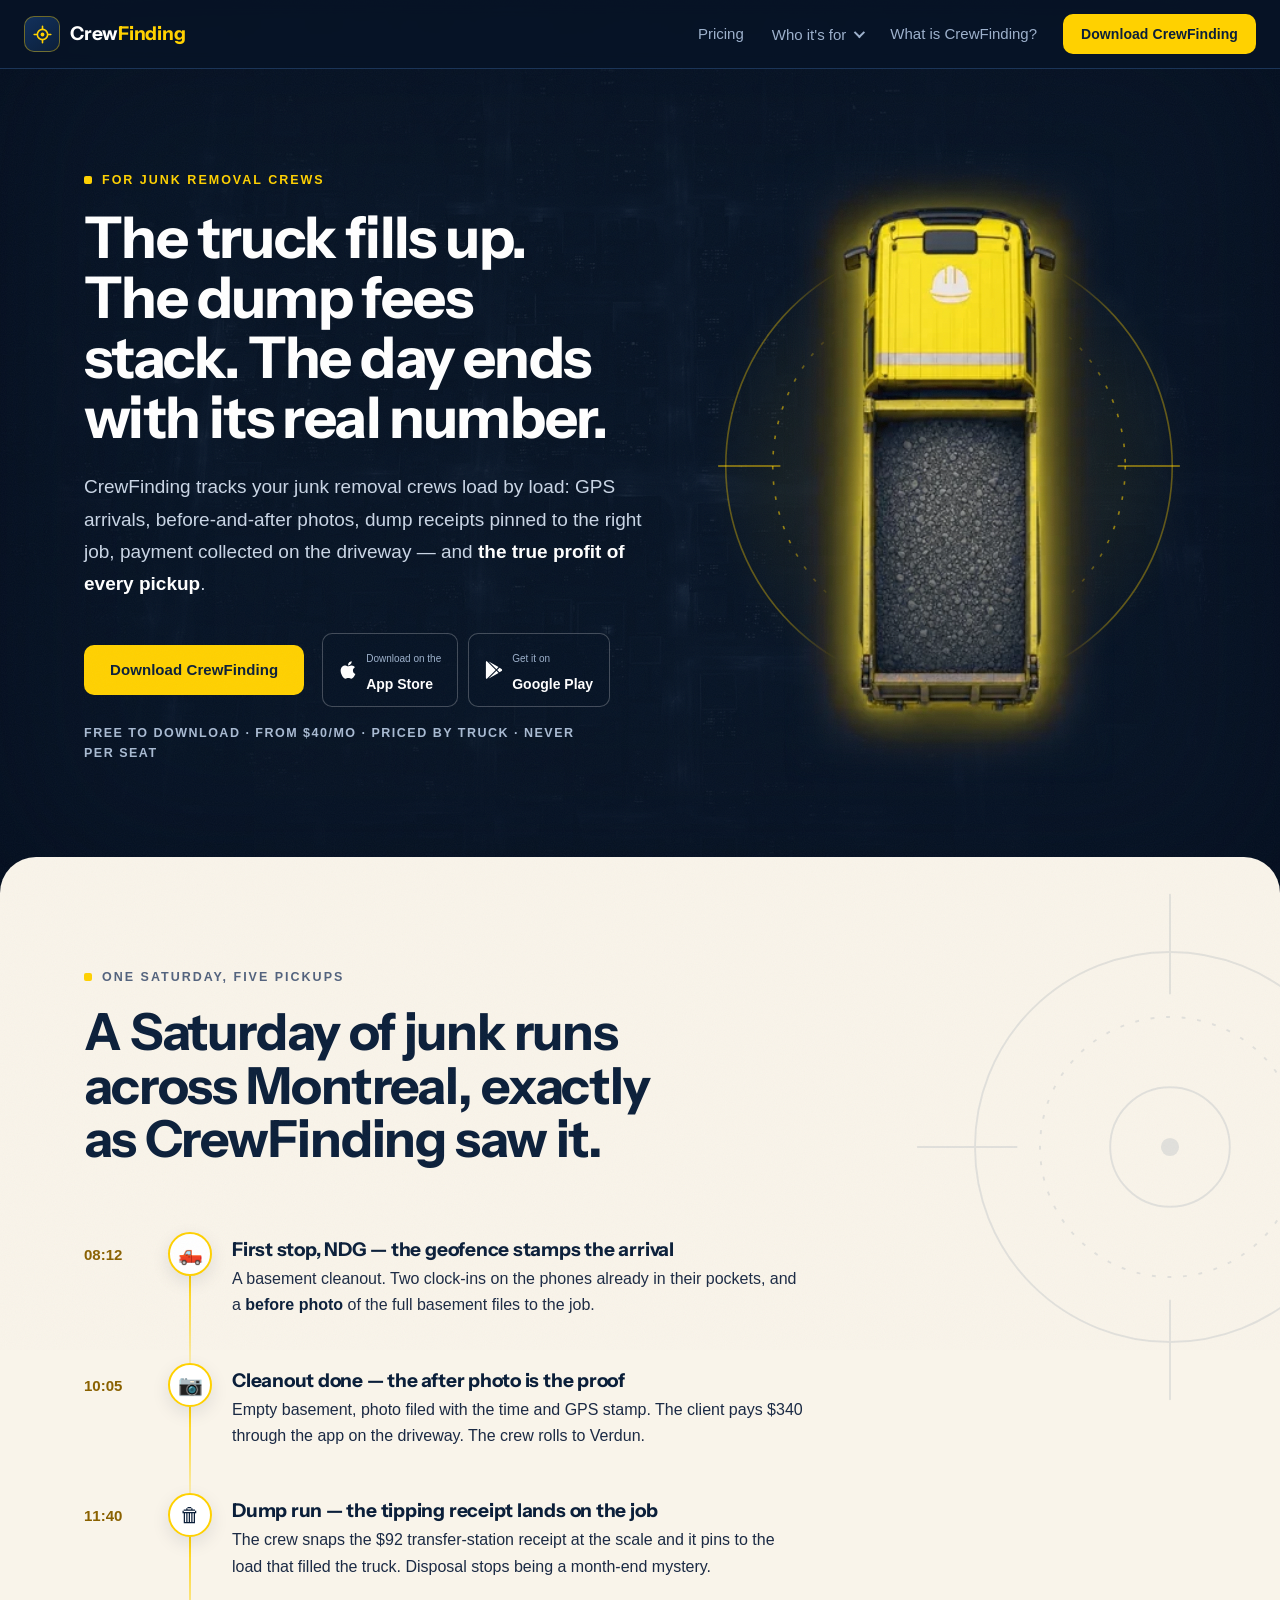
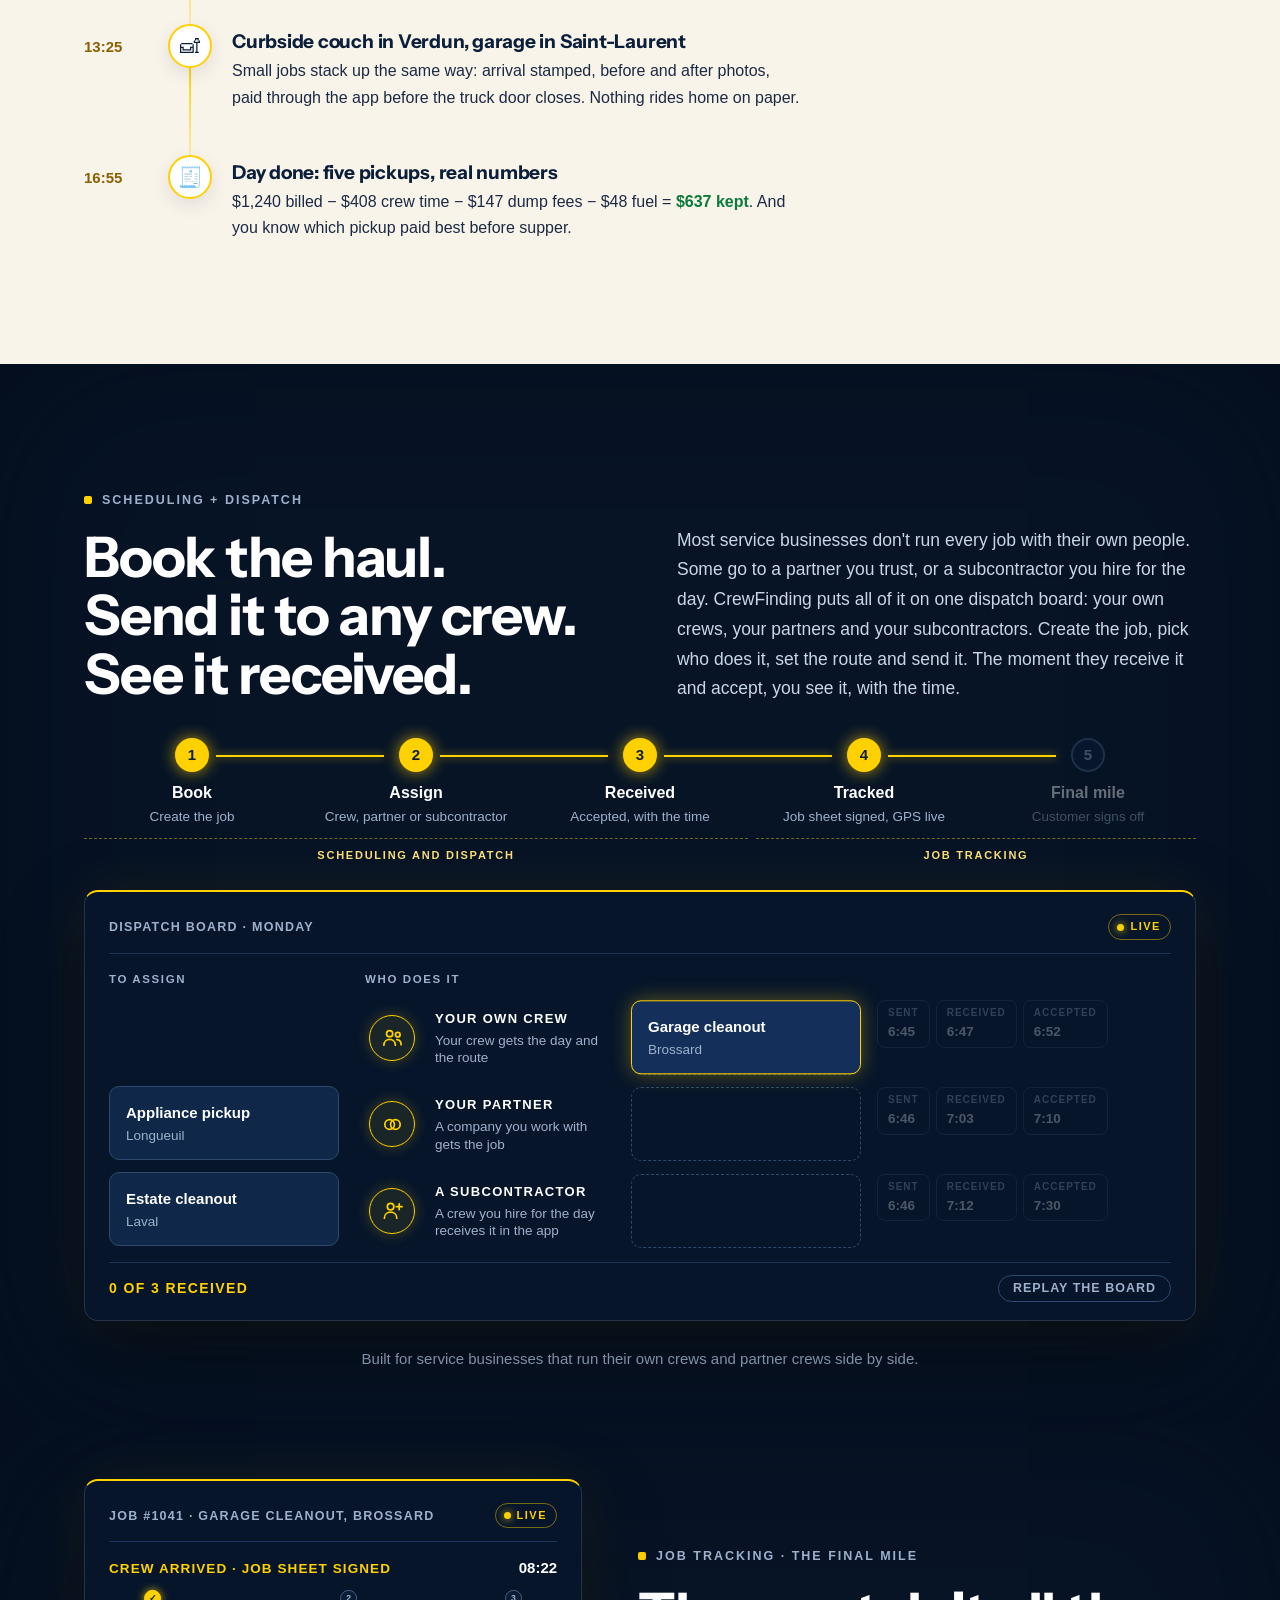
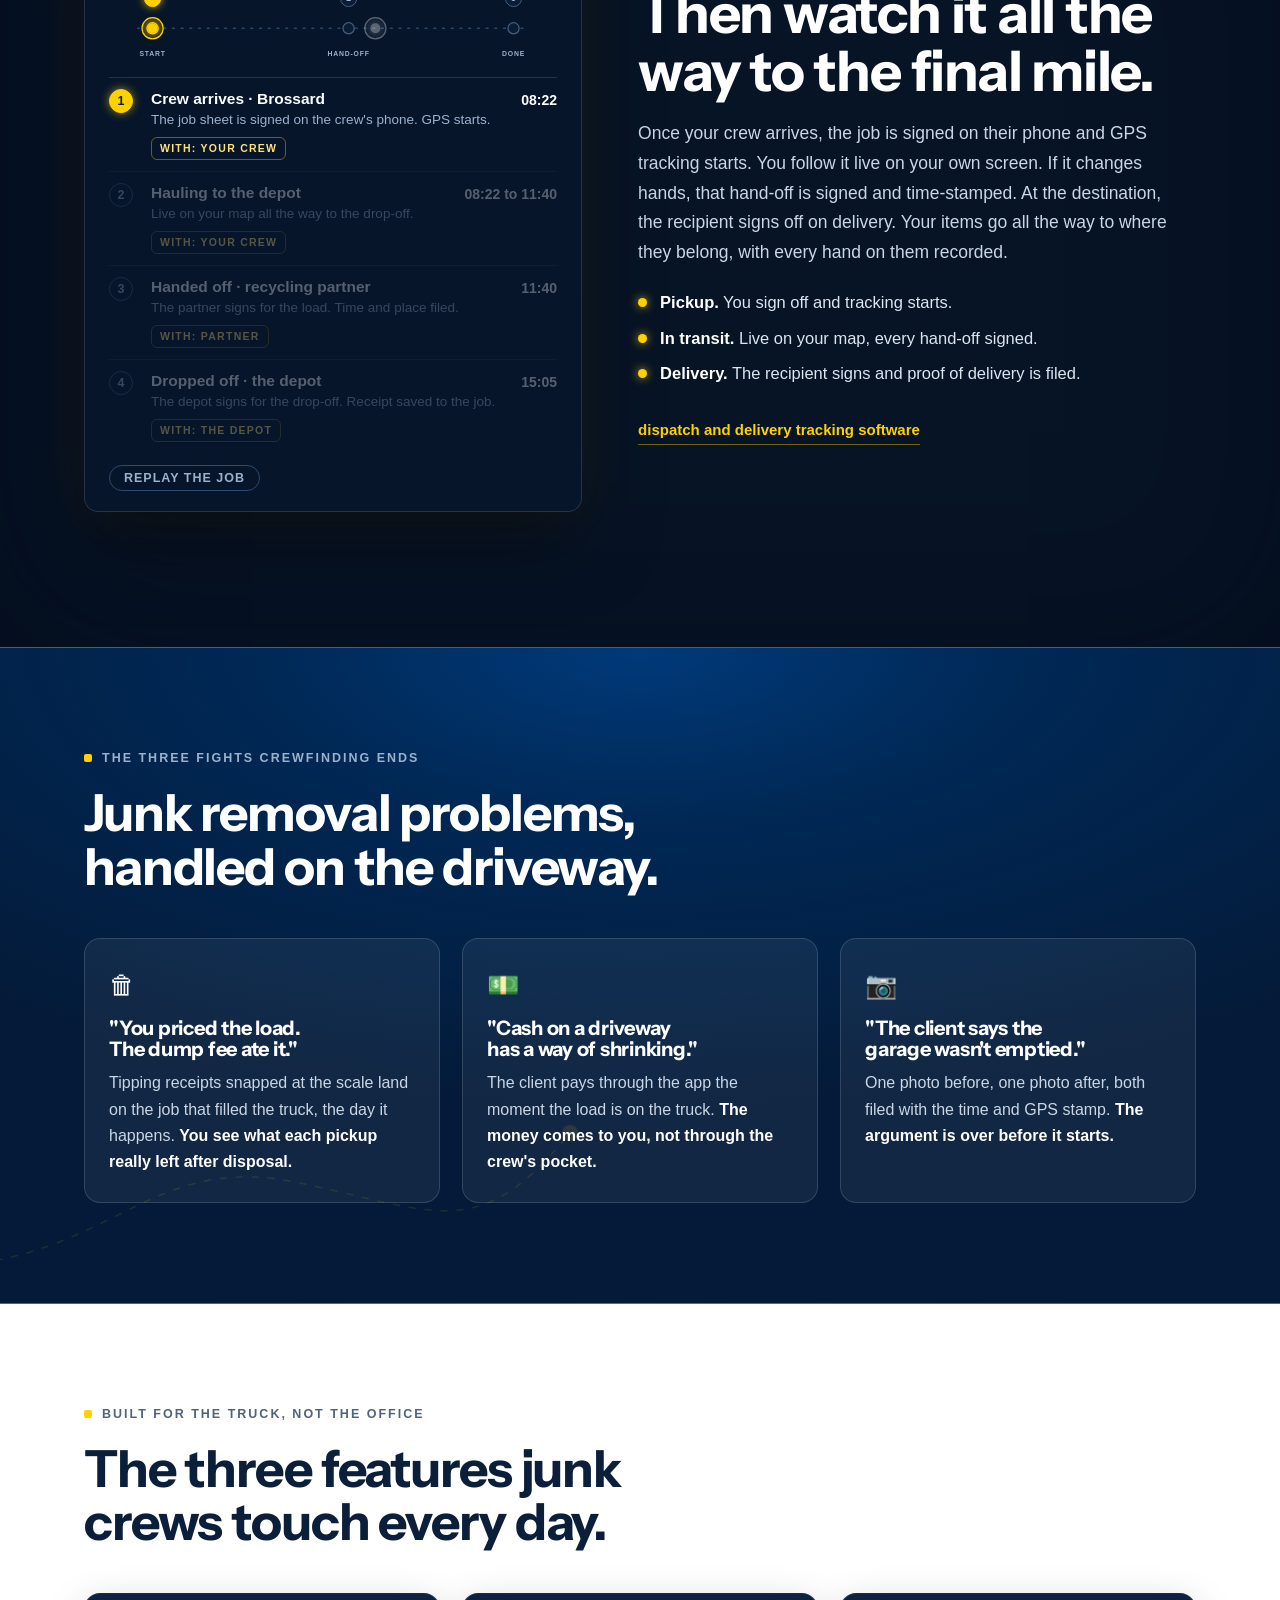
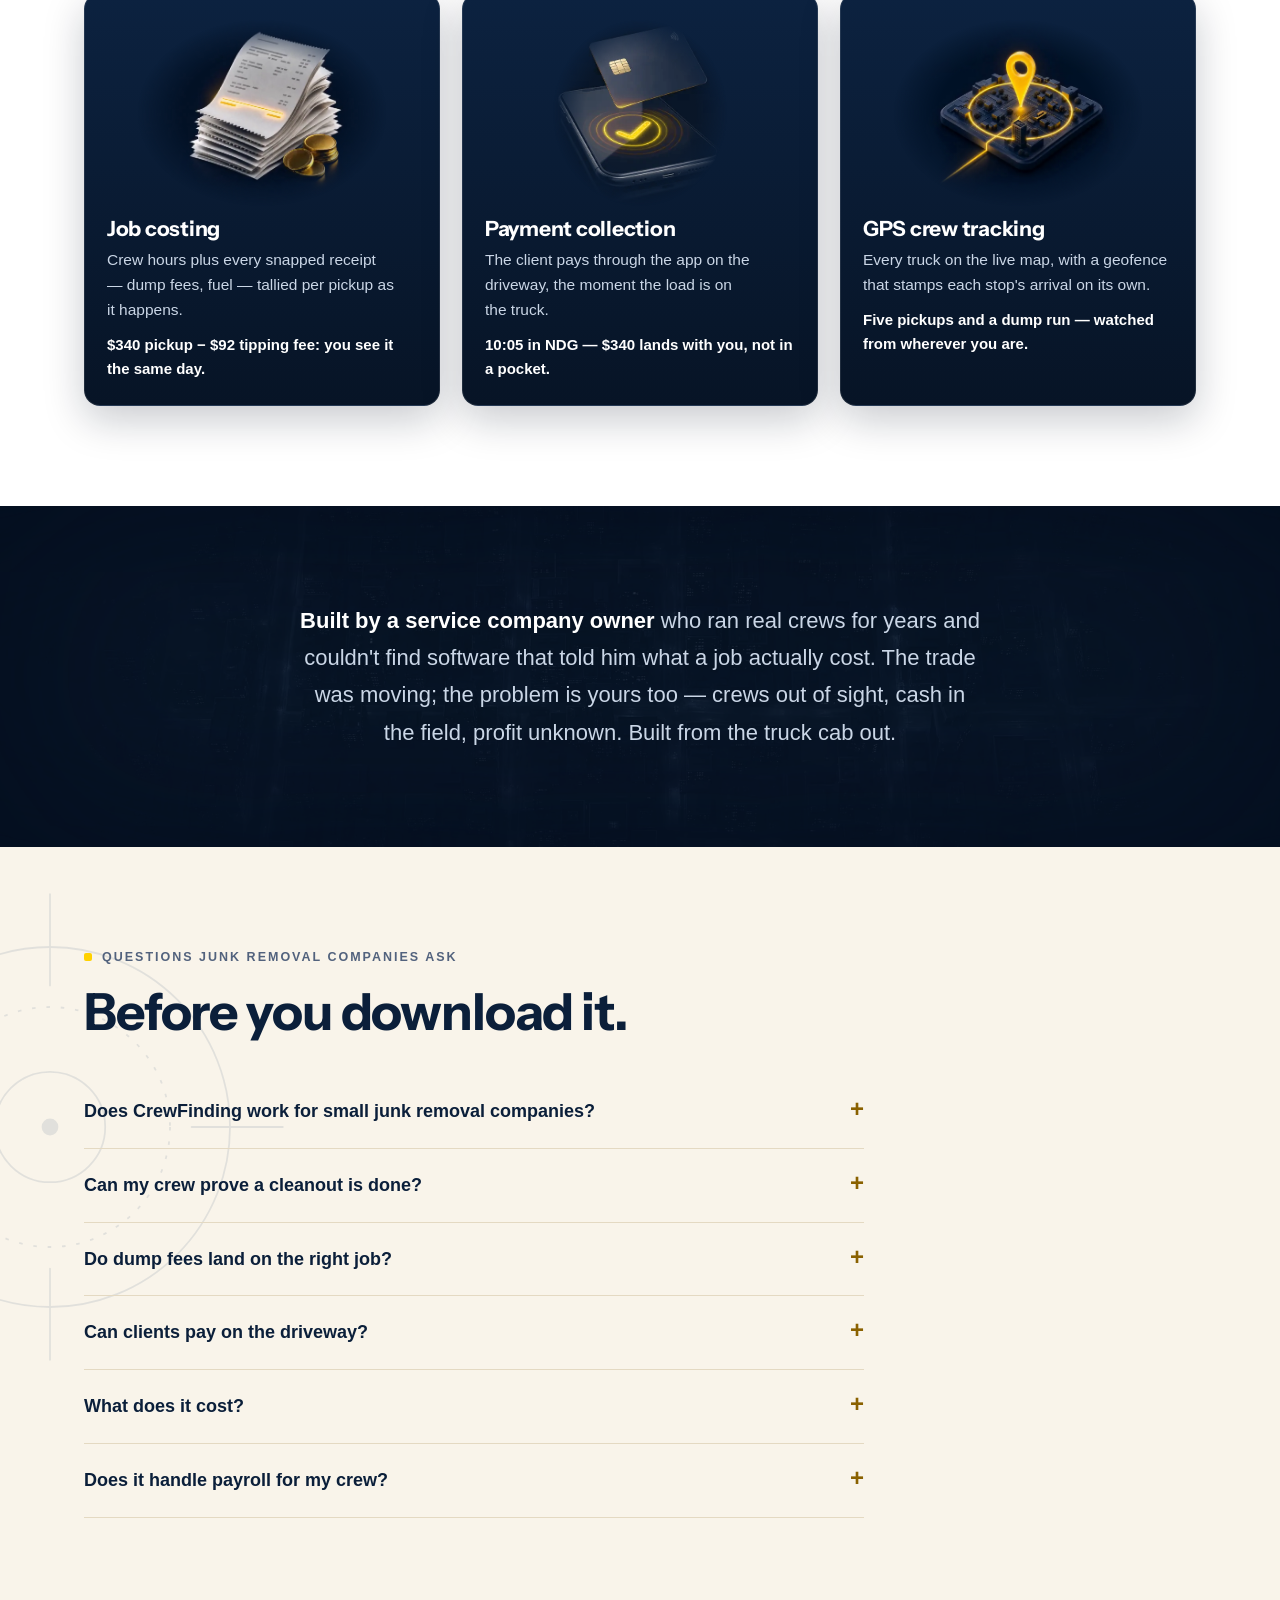
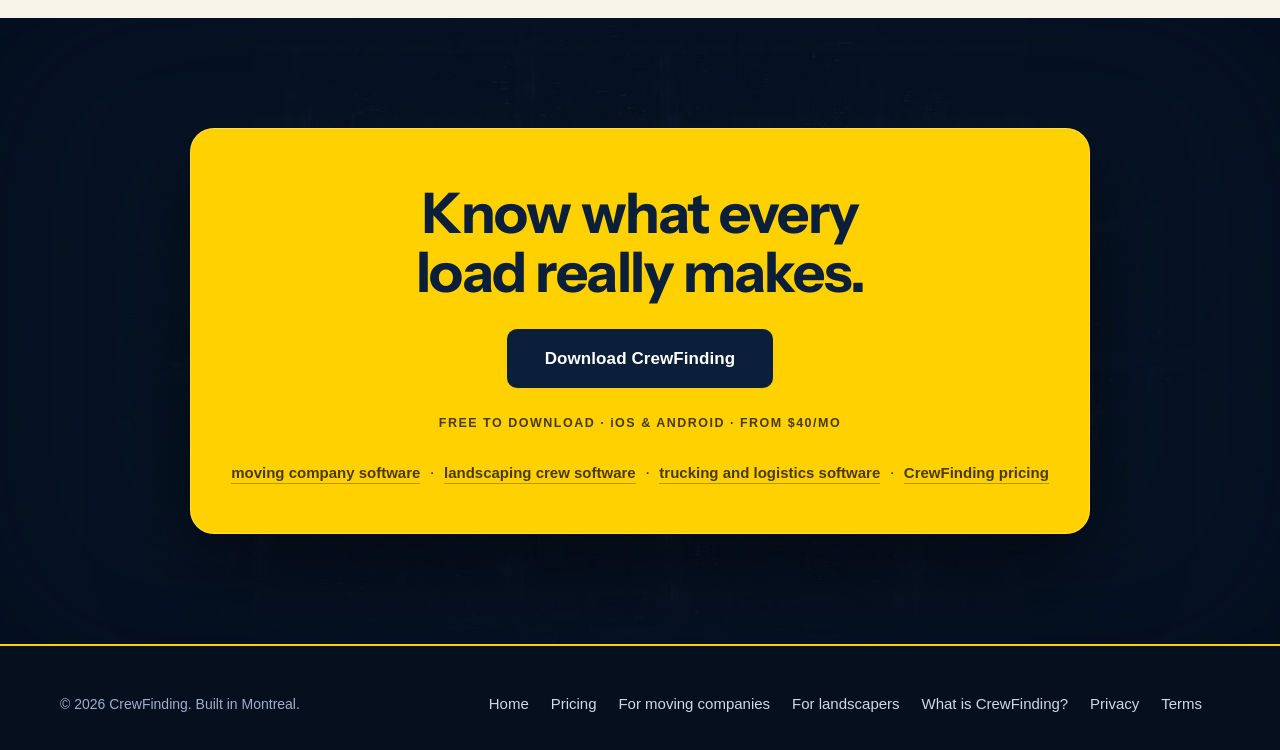
<file: junk-removal/index.html>
<!DOCTYPE html>
<html lang="en">
<head>
<meta charset="UTF-8">
<meta name="viewport" content="width=device-width, initial-scale=1.0">
<meta name="theme-color" content="#071426">
<title>Junk Removal Software | GPS Crews, Before-and-After Photos, Profit Per Load | CrewFinding</title>
<meta name="description" content="CrewFinding tracks junk removal crews load by load: GPS arrivals, before-and-after photos, dump receipts pinned to the right job, payment collected on the driveway, and the true profit of every pickup. Plans from $40 a month.">
<link rel="canonical" href="https://crewfinding.com/junk-removal/">
<link rel="icon" type="image/svg+xml" href="data:image/svg+xml,%3Csvg xmlns='http://www.w3.org/2000/svg' viewBox='0 0 24 24'%3E%3Crect width='24' height='24' rx='5' fill='%230B1F3A'/%3E%3Ccircle cx='12' cy='12' r='6' fill='none' stroke='%23FFD100' stroke-width='2'/%3E%3Ccircle cx='12' cy='12' r='2.2' fill='%23FFD100'/%3E%3Cpath d='M12 2v3M12 19v3M2 12h3M19 12h3' stroke='%23FFD100' stroke-width='2' stroke-linecap='round'/%3E%3C/svg%3E">
<meta property="og:title" content="Junk removal software: GPS crews, before-and-after photos, profit per load">
<meta property="og:image" content="https://crewfinding.com/assets/og.png">
<link rel="preconnect" href="https://fonts.googleapis.com">
<link rel="preconnect" href="https://fonts.gstatic.com" crossorigin>
<link href="https://fonts.googleapis.com/css2?family=Instrument+Sans:wght@500;600;700&display=swap" rel="stylesheet">
<link rel="stylesheet" href="../assets/cf.css">
<link rel="stylesheet" href="../assets/cf-dispatch.css">
<script type="application/ld+json">
{
  "@context":"https://schema.org",
  "@type":"FAQPage",
  "mainEntity":[
    {"@type":"Question","name":"Does CrewFinding work for small junk removal companies?","acceptedAnswer":{"@type":"Answer","text":"That is exactly who it is built for. CrewFinding is designed for junk removal companies running two to five crews, priced by truck, from $40 a month, with everyone included."}},
    {"@type":"Question","name":"Can my crew prove a cleanout is done?","acceptedAnswer":{"@type":"Answer","text":"Yes. The crew snaps a photo before and a photo after, and both file to the job with the time and the GPS stamp. When a client says the garage was not emptied, you answer with the after photo taken in their garage."}},
    {"@type":"Question","name":"Do dump fees land on the right job?","acceptedAnswer":{"@type":"Answer","text":"Yes. The crew snaps the tipping receipt at the transfer station and it pins to the job that filled the truck, the day it happens. You see what each pickup really left after disposal."}},
    {"@type":"Question","name":"Can clients pay on the driveway?","acceptedAnswer":{"@type":"Answer","text":"Yes. The client pays through the app the moment the load is on the truck. The money comes to you, not through the crew's pocket."}},
    {"@type":"Question","name":"What does CrewFinding cost for a junk removal company?","acceptedAnswer":{"@type":"Answer","text":"Plans start at $40 a month and are priced by truck: $40 for up to 2 trucks, $60 for 3 trucks and $80 for up to 5 trucks. For more than 5 trucks, contact us. Prices are in Canadian dollars. Everybody is included and every feature is included: GPS tracking, e-sign, job costing, crew timesheets and payment collection."}},
    {"@type":"Question","name":"Does it handle payroll for my crew?","acceptedAnswer":{"@type":"Answer","text":"CrewFinding does not run payroll. It tracks every worker's hours per job and totals them into a timesheet, so when you run payroll you are working from exact tracked hours instead of paper or memory."}}
  ]
}
</script>
<style>
.hero{padding:150px 0 110px;overflow:hidden}
.herogrid{display:grid;grid-template-columns:1.15fr 1fr;gap:50px;align-items:center}
@media(max-width:880px){.herogrid{grid-template-columns:1fr}}
.hero h1{font-size:clamp(34px,4.5vw,60px);line-height:1.04;letter-spacing:-.028em;max-width:700px}
.hero .sub{color:var(--fg-body);font-size:clamp(17px,2vw,19px);line-height:1.7;max-width:560px;margin:24px 0 32px}
.hero .sub strong{color:#fff;font-weight:700}
.herovis{position:relative;display:grid;place-items:center;min-height:360px}
.herovis::before{content:"";position:absolute;width:560px;height:560px;max-width:120%;border-radius:50%;background:radial-gradient(circle,rgba(255,209,0,.17),transparent 62%)}
.herovis .spin{position:absolute;width:min(470px,100%);height:auto;animation:spin 90s linear infinite}
@keyframes spin{to{transform:rotate(360deg)}}
.herotruck{position:relative;width:min(330px,72vw);display:block;animation:bob 6s ease-in-out infinite;
  -webkit-mask-image:linear-gradient(to right,transparent,#000 16%,#000 84%,transparent),linear-gradient(to bottom,transparent,#000 12%,#000 88%,transparent);
  -webkit-mask-composite:source-in;mask-image:linear-gradient(to right,transparent,#000 16%,#000 84%,transparent),linear-gradient(to bottom,transparent,#000 12%,#000 88%,transparent);mask-composite:intersect}
@keyframes bob{0%,100%{transform:translateY(0)}50%{transform:translateY(-12px)}}
@media(max-width:880px){.herovis{min-height:300px}}
/* the day, as a timeline (ivory) */
.day{padding:110px 0 100px;overflow:hidden}
.day h2{font-size:clamp(30px,4vw,52px);max-width:740px}
.steps{margin-top:44px;max-width:720px;--tw:64px;--gap:20px}
.step{position:relative;display:flex;gap:var(--gap);padding:22px 0;opacity:0;transform:translateY(18px);transition:opacity .6s ease-out,transform .6s ease-out}
.step.in{opacity:1;transform:none}
.step:not(:last-child)::after{content:"";position:absolute;left:calc(var(--tw) + var(--gap) + 21px);top:66px;bottom:-22px;width:2px;background:linear-gradient(var(--gold),rgba(255,209,0,.25))}
.step .t{font-weight:700;font-size:15px;color:var(--accent);white-space:nowrap;padding-top:11px;min-width:var(--tw)}
.step .e{width:44px;height:44px;border-radius:50%;background:#fff;border:2px solid var(--gold);display:grid;place-items:center;font-size:20px;flex:none;box-shadow:0 6px 18px rgba(11,31,58,.1);position:relative;z-index:1}
.step h3{font-size:19px;margin-bottom:6px;padding-top:8px}
.step p{color:var(--fg-body);font-size:16px;line-height:1.65}
.step .kept{color:var(--profit-t);font-weight:700}
.step p b{color:var(--fg);font-weight:700}
@media(max-width:560px){.steps{--tw:50px;--gap:12px}.step .t{font-size:13.5px}}
/* pains (navy) */
.pains{padding:100px 0}
.pains h2{font-size:clamp(30px,4vw,52px)}
.paingrid{display:grid;grid-template-columns:repeat(3,1fr);gap:22px;margin-top:44px}
@media(max-width:880px){.paingrid{grid-template-columns:1fr}}
.band-navy .pain{background:rgba(255,255,255,.06);border-color:rgba(255,255,255,.14)}
/* features (white) */
.feats{padding:100px 0}
.feats h2{font-size:clamp(30px,4vw,52px);max-width:760px}
.featgrid{display:grid;grid-template-columns:repeat(3,1fr);gap:22px;margin-top:44px}
@media(max-width:880px){.featgrid{grid-template-columns:1fr}}
/* founder (night) */
.founder{padding:96px 24px;text-align:center}
.founder p{max-width:680px;margin:0 auto;color:var(--fg-body);font-size:clamp(18px,2.2vw,22px);line-height:1.7;position:relative;z-index:1}
.founder p strong{color:#fff;font-weight:700}
/* faq (ivory) */
.faq{padding:100px 0}
.faq h2{font-size:clamp(30px,4vw,52px)}
.close h2{max-width:760px}
</style>
</head>
<body>

<div class="grain" aria-hidden="true"></div>

<nav class="always">
  <a class="brand" href="../index.html"><span class="cf" aria-hidden="true"><svg viewBox="0 0 24 24" width="19" height="19"><circle cx="12" cy="12" r="6.5" fill="none" stroke="#FFD100" stroke-width="2"/><circle cx="12" cy="12" r="2.4" fill="#FFD100"/><path d="M12 1.5v3.4M12 19.1v3.4M1.5 12h3.4M19.1 12h3.4" stroke="#FFD100" stroke-width="2" stroke-linecap="round"/></svg></span><span class="wm">Crew<b>Finding</b></span></a>
  <div class="navlinks">
    <a class="plain" href="../pricing/index.html">Pricing</a>
    <div class="navdrop">
      <button class="ndbtn" type="button" aria-haspopup="true">Who it's for <span>▾</span></button>
      <div class="ndmenu">
        <div class="ndcard">
          <a href="../moving/index.html">🚚 Moving companies</a>
          <a href="../trucking-logistics/index.html">🚛 Trucking &amp; logistics</a>
          <a href="../landscaping/index.html">🌿 Landscaping crews</a>
          <a href="../junk-removal/index.html">🗑️ Junk removal</a>
          <span class="ndsoon">MORE TRADES COMING</span>
        </div>
      </div>
    </div>
    <a class="plain" href="../what-is-crewfinding/index.html">What is CrewFinding?</a>
    <a class="btn small" href="#" data-store>Download CrewFinding</a>
  </div>
</nav>

<section class="hero citytex band-night">
  <div class="wrap herogrid inner">
    <div>
      <span class="eyebrow">For junk removal crews</span>
      <h1>The truck fills up. The dump fees stack. The day ends with its real number.</h1>
      <p class="sub">CrewFinding tracks your junk removal crews load by load: GPS arrivals, before-and-after photos, dump receipts pinned to the right job, payment collected on the driveway — and <strong>the true profit of every pickup</strong>.</p>
      <div class="ctarow">
        <a class="btn" href="#" data-store>Download CrewFinding</a>
        <div class="badges">
          <a class="badge" href="https://apps.apple.com/app/crewfinding" data-ios>
            <svg viewBox="0 0 384 512" fill="#fff"><path d="M318.7 268.7c-.2-36.7 16.4-64.4 50-84.8-18.8-26.9-47.2-41.7-84.7-44.6-35.5-2.8-74.3 20.7-88.5 20.7-15 0-49.4-19.7-76.4-19.7C63.3 141.2 4 184.8 4 273.5q0 39.3 14.4 81.2c12.8 36.7 59 126.7 107.2 125.2 25.2-.6 43-17.9 75.8-17.9 31.8 0 48.3 17.9 76.4 17.9 48.6-.7 90.4-82.5 102.6-119.3-65.2-30.7-61.7-90-61.7-91.9zm-56.6-164.2c27.3-32.4 24.8-61.9 24-72.5-24.1 1.4-52 16.4-67.9 34.9-17.5 19.8-27.8 44.3-25.6 71.9 26.1 2 49.9-11.4 69.5-34.3z"/></svg>
            <span><span class="b1">Download on the</span><br><span class="b2">App Store</span></span>
          </a>
          <a class="badge" href="https://play.google.com/store/apps/details?id=com.crewfinding" data-android>
            <svg viewBox="0 0 512 512" fill="#fff"><path d="M325.3 234.3 104.6 13l280.8 161.2-60.1 60.1zM47 0C34 6.8 25.3 19.2 25.3 35.3v441.3c0 16.1 8.7 28.5 21.7 35.3l256.6-256L47 0zm425.2 225.6-58.9-34.1-65.7 64.5 65.7 64.5 60.1-34.1c18-14.3 18-46.5-1.2-60.8zM104.6 499l280.8-161.2-60.1-60.1L104.6 499z"/></svg>
            <span><span class="b1">Get it on</span><br><span class="b2">Google Play</span></span>
          </a>
        </div>
      </div>
      <p class="ctanote">FREE TO DOWNLOAD · FROM $40/MO · PRICED BY TRUCK · NEVER PER SEAT</p>
    </div>
    <div class="herovis"><svg class="spin" viewBox="0 0 400 400" fill="none" stroke="#FFD100" stroke-width="1.4" aria-hidden="true"><circle cx="200" cy="200" r="190" opacity=".35"/><circle cx="200" cy="200" r="150" stroke-dasharray="3 10" opacity=".55"/><path d="M200 4v52M200 344v52M4 200h52M344 200h52" stroke-linecap="round" opacity=".6"/></svg><img class="herotruck" src="../assets/veh-construction.webp" alt="CrewFinding junk removal dump truck seen from above on the live map"></div>
  </div>
</section>

<section class="day band-ivory on-light round-top">
  <svg class="motif" style="right:-150px;top:30px;width:520px;height:520px" viewBox="0 0 400 400" fill="none" stroke="currentColor" stroke-width="1.5" aria-hidden="true"><circle cx="200" cy="200" r="150"/><circle cx="200" cy="200" r="100" stroke-dasharray="3 9"/><circle cx="200" cy="200" r="46"/><path d="M200 6v76M200 318v76M6 200h76M318 200h76" stroke-linecap="round"/><circle cx="200" cy="200" r="7" fill="currentColor" stroke="none"/></svg>
  <div class="wrap inner">
    <span class="eyebrow cool">One Saturday, five pickups</span>
    <h2>A Saturday of junk runs across Montreal, exactly as CrewFinding saw it.</h2>
    <div class="steps">
      <div class="step"><span class="t num">08:12</span><span class="e">🛻</span><div><h3>First stop, NDG — the geofence stamps the arrival</h3><p>A basement cleanout. Two clock-ins on the phones already in their pockets, and a <b>before photo</b> of the full basement files to the job.</p></div></div>
      <div class="step"><span class="t num">10:05</span><span class="e">📷</span><div><h3>Cleanout done — the after photo is the proof</h3><p>Empty basement, photo filed with the time and GPS stamp. The client pays <span class="num">$340</span> through the app on the driveway. The crew rolls to Verdun.</p></div></div>
      <div class="step"><span class="t num">11:40</span><span class="e">🗑</span><div><h3>Dump run — the tipping receipt lands on the job</h3><p>The crew snaps the <span class="num">$92</span> transfer-station receipt at the scale and it pins to the load that filled the truck. Disposal stops being a month-end mystery.</p></div></div>
      <div class="step"><span class="t num">13:25</span><span class="e">🛋</span><div><h3>Curbside couch in Verdun, garage in Saint-Laurent</h3><p>Small jobs stack up the same way: arrival stamped, before and after photos, paid through the app before the truck door closes. Nothing rides home on paper.</p></div></div>
      <div class="step"><span class="t num">16:55</span><span class="e">🧾</span><div><h3>Day done: five pickups, real numbers</h3><p><span class="num">$1,240</span> billed − <span class="num">$408</span> crew time − <span class="num">$147</span> dump fees − <span class="num">$48</span> fuel = <span class="kept num">$637 kept</span>. And you know which pickup paid best before supper.</p></div></div>
    </div>
  </div>
</section>

<!-- UNIVERSAL-START -->
<!-- ============================================================
     DISPATCH · any service business: your crews, your partners, your subcontractors, tracked to done
============================================================ -->
<section id="dispatch" class="band-night dspsec" data-vertical="junk" style="padding:14vh 0 6vh;position:relative">
  <div class="wrap beat-inner">
    <div class="dsp-top">
      <div>
        <span class="eyebrow cool">Scheduling + dispatch</span>
        <h2>Book the haul. Send it to any crew. See it received.</h2>
      </div>
      <div class="dsp-copy"><p>Most service businesses don't run every job with their own people. Some go to a partner you trust, or a subcontractor you hire for the day. CrewFinding puts all of it on one dispatch board: your own crews, your partners and your subcontractors. Create the job, pick who does it, set the route and send it. The moment they receive it and accept, you see it, with the time.</p></div>
    </div>
    <ol class="flow" data-flow aria-label="How a job moves, from booking to the final mile">
        <li data-s="1"><i>1</i><b>Book</b><span>Create the job</span></li>
        <li data-s="2"><i>2</i><b>Assign</b><span>Crew, partner or subcontractor</span></li>
        <li data-s="3"><i>3</i><b>Received</b><span>Accepted, with the time</span></li>
        <li data-s="4"><i>4</i><b>Tracked</b><span>Job sheet signed, GPS live</span></li>
        <li data-s="5"><i>5</i><b>Final mile</b><span>Customer signs off</span></li>
        <em class="fg g1">SCHEDULING AND DISPATCH</em><em class="fg g2">JOB TRACKING</em>
      </ol>
    
    <div class="dispcard" data-board>
      <div class="sh-head"><span>DISPATCH BOARD · MONDAY</span><span class="sh-live"><i></i>LIVE</span></div>
      <div class="db-grid">
        <div class="db-queue"><div class="db-h">TO ASSIGN</div>
          <div class="db-job" data-job><b data-u="j1t">Garage cleanout</b><span data-u="j1s">Brossard</span></div>
          <div class="db-job" data-job><b data-u="j2t">Appliance pickup</b><span data-u="j2s">Longueuil</span></div>
          <div class="db-job" data-job><b data-u="j3t">Estate cleanout</b><span data-u="j3s">Laval</span></div>
        </div>
        <div class="db-lanes">
          <div class="db-h">WHO DOES IT</div>
          <div class="db-lane" data-lane>
          <div class="db-lh"><i class="db-ico"><svg viewBox="0 0 24 24" fill="none" stroke="#FFD100" stroke-width="1.8" stroke-linecap="round" aria-hidden="true"><circle cx="9" cy="8" r="3.2"/><path d="M3 20c0-3.6 2.7-6 6-6s6 2.4 6 6"/><circle cx="17.5" cy="9" r="2.4"/><path d="M16.5 14.2c2.9.2 4.5 2.2 4.5 5.3"/></svg></i><div><b>YOUR OWN CREW</b><span>Your crew gets the day and the route</span></div></div>
          <div class="db-slot" data-slot></div>
          <div class="db-rc"><i data-rc="sent"><b>SENT</b><u>6:45</u></i><i data-rc="recv"><b>RECEIVED</b><u>6:47</u></i><i data-rc="acc"><b>ACCEPTED</b><u>6:52</u></i><em class="db-route">Job sheet and route on their phone</em></div>
        </div>
          <div class="db-lane" data-lane>
          <div class="db-lh"><i class="db-ico"><svg viewBox="0 0 24 24" fill="none" stroke="#FFD100" stroke-width="1.8" aria-hidden="true"><circle cx="9" cy="12" r="5"/><circle cx="15" cy="12" r="5"/></svg></i><div><b>YOUR PARTNER</b><span>A company you work with gets the job</span></div></div>
          <div class="db-slot" data-slot></div>
          <div class="db-rc"><i data-rc="sent"><b>SENT</b><u>6:46</u></i><i data-rc="recv"><b>RECEIVED</b><u>7:03</u></i><i data-rc="acc"><b>ACCEPTED</b><u>7:10</u></i><em class="db-route">Job sheet and route on their phone</em></div>
        </div>
          <div class="db-lane" data-lane>
          <div class="db-lh"><i class="db-ico"><svg viewBox="0 0 24 24" fill="none" stroke="#FFD100" stroke-width="1.8" stroke-linecap="round" aria-hidden="true"><circle cx="10" cy="8" r="3.4"/><path d="M3.5 20c0-3.8 2.9-6.2 6.5-6.2s6.5 2.4 6.5 6.2"/><path d="M19 5v6M16 8h6"/></svg></i><div><b>A SUBCONTRACTOR</b><span>A crew you hire for the day receives it in the app</span></div></div>
          <div class="db-slot" data-slot></div>
          <div class="db-rc"><i data-rc="sent"><b>SENT</b><u>6:46</u></i><i data-rc="recv"><b>RECEIVED</b><u>7:12</u></i><i data-rc="acc"><b>ACCEPTED</b><u>7:30</u></i><em class="db-route">Job sheet and route on their phone</em></div>
        </div>
        </div>
      </div>
      <div class="db-foot"><span class="db-sum" data-sum aria-live="polite">0 OF 3 RECEIVED</span><button type="button" class="sh-replay" data-board-replay>REPLAY THE BOARD</button></div>
    </div>
    <p class="dsp-note dsp-center">Built for service businesses that run their own crews and partner crews side by side.</p>
  </div>
</section>
<section id="shipment" class="band-night dspsec" style="padding:6vh 0 15vh;position:relative">
  <div class="wrap beat-inner">
    
    <div class="dsp-grid">
    <div>
    <div class="shipcard" data-shipment data-say="[&quot;WAITING FOR THE CREW&quot;, &quot;CREW ARRIVED · JOB SHEET SIGNED&quot;, &quot;HAULING · YOUR CREW · GPS LIVE&quot;, &quot;HANDED OFF · PARTNER SIGNED&quot;, &quot;HAULING · PARTNER · GPS LIVE&quot;, &quot;DROPPED OFF · DEPOT SIGNED&quot;]">
      <div class="sh-head"><span data-u="head">JOB #1041 · GARAGE CLEANOUT, BROSSARD</span><span class="sh-live"><i></i>LIVE</span></div>
      <div class="sh-bar"><span class="sh-status" data-status aria-live="polite">WAITING FOR THE CREW</span><span class="sh-clock" data-clock>--:--</span></div>
      <svg class="sh-svg" viewBox="0 0 720 130" role="img" aria-label="A junk removal haul picked up by your crew, handed off to a partner and dropped off, tracked the whole way" data-u="aria" data-attr="aria-label">
        <line x1="46" y1="68" x2="674" y2="68" stroke="#2B4766" stroke-width="2.5" stroke-dasharray="3 11" stroke-linecap="round"/>
        <line data-prog x1="70" y1="68" x2="70" y2="68" stroke="#FFD100" stroke-width="3.5" stroke-linecap="round" style="filter:drop-shadow(0 0 7px rgba(255,209,0,.7))"/>
        <g class="sh-node" data-node transform="translate(70,68)"><circle class="ring" r="14"/><circle class="ring r2" r="14"/><circle class="core" r="9"/></g>
        <g class="sh-node" data-node transform="translate(385,68)"><circle class="ring" r="14"/><circle class="ring r2" r="14"/><circle class="core" r="9"/></g>
        <g class="sh-node" data-node transform="translate(650,68)"><circle class="ring" r="14"/><circle class="ring r2" r="14"/><circle class="core" r="9"/></g>
        <g class="sh-badge" data-badge transform="translate(70,20)"><circle r="13"/><text>1</text></g>
        <g class="sh-badge" data-badge transform="translate(385,20)"><circle r="13"/><text>2</text></g>
        <g class="sh-badge" data-badge transform="translate(650,20)"><circle r="13"/><text>3</text></g>
        <text class="mk-lab" x="70" y="112">START</text><text class="mk-lab" x="385" y="112">HAND-OFF</text><text class="mk-lab" x="650" y="112">DONE</text>
        <g class="sh-veh mk" data-a transform="translate(70,68)"><circle class="mk-ring" r="17"/><circle class="mk-core" r="8"/></g>
        <g class="sh-veh mk pt dim" data-b transform="translate(428,68)"><circle class="mk-ring" r="17"/><circle class="mk-core" r="8"/></g>
      </svg>
      <ol class="sh-rows">
        <li data-row><i class="n">1</i><div><b data-u="r1b">Crew arrives · Brossard</b><span class="d" data-u="r1d">The job sheet is signed on the crew&#x27;s phone. GPS starts.</span></div><span class="t">08:22</span><span class="held" data-u="r1h">WITH: YOUR CREW</span></li>
        <li data-row><i class="n">2</i><div><b data-u="r2b">Hauling to the depot</b><span class="d" data-u="r2d">Live on your map all the way to the drop-off.</span></div><span class="t">08:22 to 11:40</span><span class="held" data-u="r2h">WITH: YOUR CREW</span></li>
        <li data-row><i class="n">3</i><div><b data-u="r3b">Handed off · recycling partner</b><span class="d" data-u="r3d">The partner signs for the load. Time and place filed.</span></div><span class="t">11:40</span><span class="held" data-u="r3h">WITH: PARTNER</span></li>
        <li data-row><i class="n">4</i><div><b data-u="r4b">Dropped off · the depot</b><span class="d" data-u="r4d">The depot signs for the drop-off. Receipt saved to the job.</span></div><span class="t">15:05</span><span class="held" data-u="r4h">WITH: THE DEPOT</span></li>
      </ol>
      <button type="button" class="sh-replay" data-replay>REPLAY THE JOB</button>
    </div>
    </div>
    <div class="dsp-copy">
      <span class="eyebrow cool">Job tracking · the final mile</span>
      <h2>Then watch it all the way to the final mile.</h2>
      <p>Once your crew arrives, the job is signed on their phone and GPS tracking starts. You follow it live on your own screen. If it changes hands, that hand-off is signed and time-stamped. At the destination, the recipient signs off on delivery. Your items go all the way to where they belong, with every hand on them recorded.</p>
      <ul class="dsp-steps">
        <li><b>Pickup.</b> You sign off and tracking starts.</li>
        <li><b>In transit.</b> Live on your map, every hand-off signed.</li>
        <li><b>Delivery.</b> The recipient signs and proof of delivery is filed.</li>
      </ul>
      <a class="seolink" href="../trucking-logistics/index.html" style="display:inline-block;margin-top:10px">dispatch and delivery tracking software</a>
    </div>
    </div>
  </div>
</section>
<!-- UNIVERSAL-END -->
<section class="pains band-navy">
  <svg class="motif" style="left:-40px;bottom:10px;width:640px;height:200px" viewBox="0 0 640 200" fill="none" stroke="currentColor" stroke-width="1.5" aria-hidden="true"><path d="M20 170 C 160 150, 200 60, 340 90 S 520 150, 610 40" stroke-dasharray="6 10" stroke-linecap="round"/><circle cx="20" cy="170" r="11"/><circle cx="610" cy="40" r="8" fill="currentColor" stroke="none"/></svg>
  <div class="wrap inner">
    <span class="eyebrow cool">The three fights CrewFinding ends</span>
    <h2>Junk removal problems, handled on the driveway.</h2>
    <div class="paingrid">
      <div class="pain"><div class="ico">🗑</div><h3>"You priced the load. The dump fee ate it."</h3><p>Tipping receipts snapped at the scale land on the job that filled the truck, the day it happens. <b>You see what each pickup really left after disposal.</b></p></div>
      <div class="pain"><div class="ico">💵</div><h3>"Cash on a driveway has a way of shrinking."</h3><p>The client pays through the app the moment the load is on the truck. <b>The money comes to you, not through the crew's pocket.</b></p></div>
      <div class="pain"><div class="ico">📷</div><h3>"The client says the garage wasn't emptied."</h3><p>One photo before, one photo after, both filed with the time and GPS stamp. <b>The argument is over before it starts.</b></p></div>
    </div>
  </div>
</section>

<section class="feats band-white on-light">
  <div class="wrap inner">
    <span class="eyebrow cool">Built for the truck, not the office</span>
    <h2>The three features junk crews touch every day.</h2>
    <div class="featgrid">
      <a class="acard" href="../index.html#appgrid">
        <span class="clip" data-src="../assets/clip-cost.mp4" data-mode="loop"><img src="../assets/clip-cost.webp" alt="Receipt stack with glowing total" loading="lazy" width="1112" height="834"></span>
        <h3>Job costing</h3>
        <p>Crew hours plus every snapped receipt — dump fees, fuel — tallied per pickup as it happens.</p>
        <p class="ben">$340 pickup − $92 tipping fee: you see it the same day.</p>
      </a>
      <a class="acard" href="../index.html#appgrid">
        <img src="../assets/feat-payment.webp" alt="Card tapping a phone with an orange check" loading="lazy">
        <h3>Payment collection</h3>
        <p>The client pays through the app on the driveway, the moment the load is on the truck.</p>
        <p class="ben">10:05 in NDG — $340 lands with you, not in a pocket.</p>
      </a>
      <a class="acard" href="../index.html#appgrid">
        <span class="clip" data-src="../assets/clip-gps.mp4" data-mode="loop"><img src="../assets/clip-gps.webp" alt="GPS pin with geofence ring" loading="lazy" width="1112" height="834"></span>
        <h3>GPS crew tracking</h3>
        <p>Every truck on the live map, with a geofence that stamps each stop's arrival on its own.</p>
        <p class="ben">Five pickups and a dump run — watched from wherever you are.</p>
      </a>
    </div>
  </div>
</section>

<section class="founder band-night citytex">
  <p><strong>Built by a service company owner</strong> who ran real crews for years and couldn't find software that told him what a job actually cost. The trade was moving; the problem is yours too — crews out of sight, cash in the field, profit unknown. Built from the truck cab out.</p>
</section>

<section class="faq band-ivory on-light">
  <svg class="motif" style="left:-190px;top:40px;width:480px;height:480px" viewBox="0 0 400 400" fill="none" stroke="currentColor" stroke-width="1.5" aria-hidden="true"><circle cx="200" cy="200" r="150"/><circle cx="200" cy="200" r="100" stroke-dasharray="3 9"/><circle cx="200" cy="200" r="46"/><path d="M200 6v76M200 318v76M6 200h76M318 200h76" stroke-linecap="round"/><circle cx="200" cy="200" r="7" fill="currentColor" stroke="none"/></svg>
  <div class="wrap inner">
    <span class="eyebrow cool">Questions junk removal companies ask</span>
    <h2>Before you download it.</h2>
    <div class="qa">
      <details><summary>Does CrewFinding work for small junk removal companies?</summary><p>That is exactly who it is built for: junk removal companies running two to five crews. It is priced by truck, from $40 a month, with everyone included.</p></details>
      <details><summary>Can my crew prove a cleanout is done?</summary><p>Yes. The crew snaps a photo before and a photo after, and both file to the job with the time and the GPS stamp. When a client says the garage wasn't emptied, you answer with the after photo taken in their garage.</p></details>
      <details><summary>Do dump fees land on the right job?</summary><p>Yes. The crew snaps the tipping receipt at the transfer station and it pins to the job that filled the truck, the day it happens. You see what each pickup really left after disposal.</p></details>
      <details><summary>Can clients pay on the driveway?</summary><p>Yes. The client pays through the app the moment the load is on the truck. The money comes to you, not through the crew's pocket.</p></details>
      <details><summary>What does it cost?</summary><p>Plans start at $40 a month, priced by truck: $40 for up to 2 trucks, $60 for 3 trucks, $80 for up to 5. More than 5 trucks, contact us. Everything is included. Prices are in Canadian dollars. See the <a class="seolink" href="../pricing/index.html">full pricing</a>.</p></details>
      <details><summary>Does it handle payroll for my crew?</summary><p>No — and we won't pretend it does. CrewFinding tracks every worker's hours per job and totals them into a timesheet, so when you run payroll you're working from exact tracked hours instead of paper or memory.</p></details>
    </div>
  </div>
</section>

<section class="close citytex band-night">
  <div class="inner">
    <div class="cta-card">
    <h2>Know what every load really makes.</h2>
    <a class="btn on-gold" href="#" data-store style="font-size:17px;padding:16px 38px">Download CrewFinding</a>
    <p class="ctanote">FREE TO DOWNLOAD · iOS &amp; ANDROID · FROM $40/MO</p>
    <p class="links"><a class="seolink" href="../moving/index.html">moving company software</a> &nbsp;·&nbsp; <a class="seolink" href="../landscaping/index.html">landscaping crew software</a> &nbsp;·&nbsp; <a class="seolink" href="../trucking-logistics/index.html">trucking and logistics software</a> &nbsp;·&nbsp; <a class="seolink" href="../pricing/index.html">CrewFinding pricing</a></p>
  </div>
  </div>
</section>

<footer class="slim">
  <div class="frow">
    <span>© 2026 CrewFinding. Built in Montreal.</span>
    <span>
      <a href="../index.html">Home</a>
      <a href="../pricing/index.html">Pricing</a>
      <a href="../moving/index.html">For moving companies</a>
      <a href="../landscaping/index.html">For landscapers</a>
      <a href="../what-is-crewfinding/index.html">What is CrewFinding?</a>
      <a href="../privacy/index.html">Privacy</a>
      <a href="../terms/index.html">Terms</a>
    </span>
  </div>
</footer>

<script>
(function(){
"use strict";
var IOS_URL="https://apps.apple.com/app/crewfinding", AND_URL="https://play.google.com/store/apps/details?id=com.crewfinding";
document.querySelectorAll("[data-store]").forEach(function(el){
  el.addEventListener("click",function(e){
    e.preventDefault();
    var ua=navigator.userAgent;
    if(/iPhone|iPad|iPod/i.test(ua)) location.href=IOS_URL;
    else if(/Android/i.test(ua)) location.href=AND_URL;
    else document.querySelector(".badges").scrollIntoView({behavior:"smooth",block:"center"});
  });
});
var io=new IntersectionObserver(function(es){es.forEach(function(en){if(en.isIntersecting){en.target.classList.add("in");io.unobserve(en.target);}});},{threshold:.3});
document.querySelectorAll(".step").forEach(function(s){io.observe(s);});
})();
</script>
<script src="../assets/cf-clips.js" defer></script>
<script src="../assets/cf-dispatch.js" defer></script>
</body>
</html>
</file>
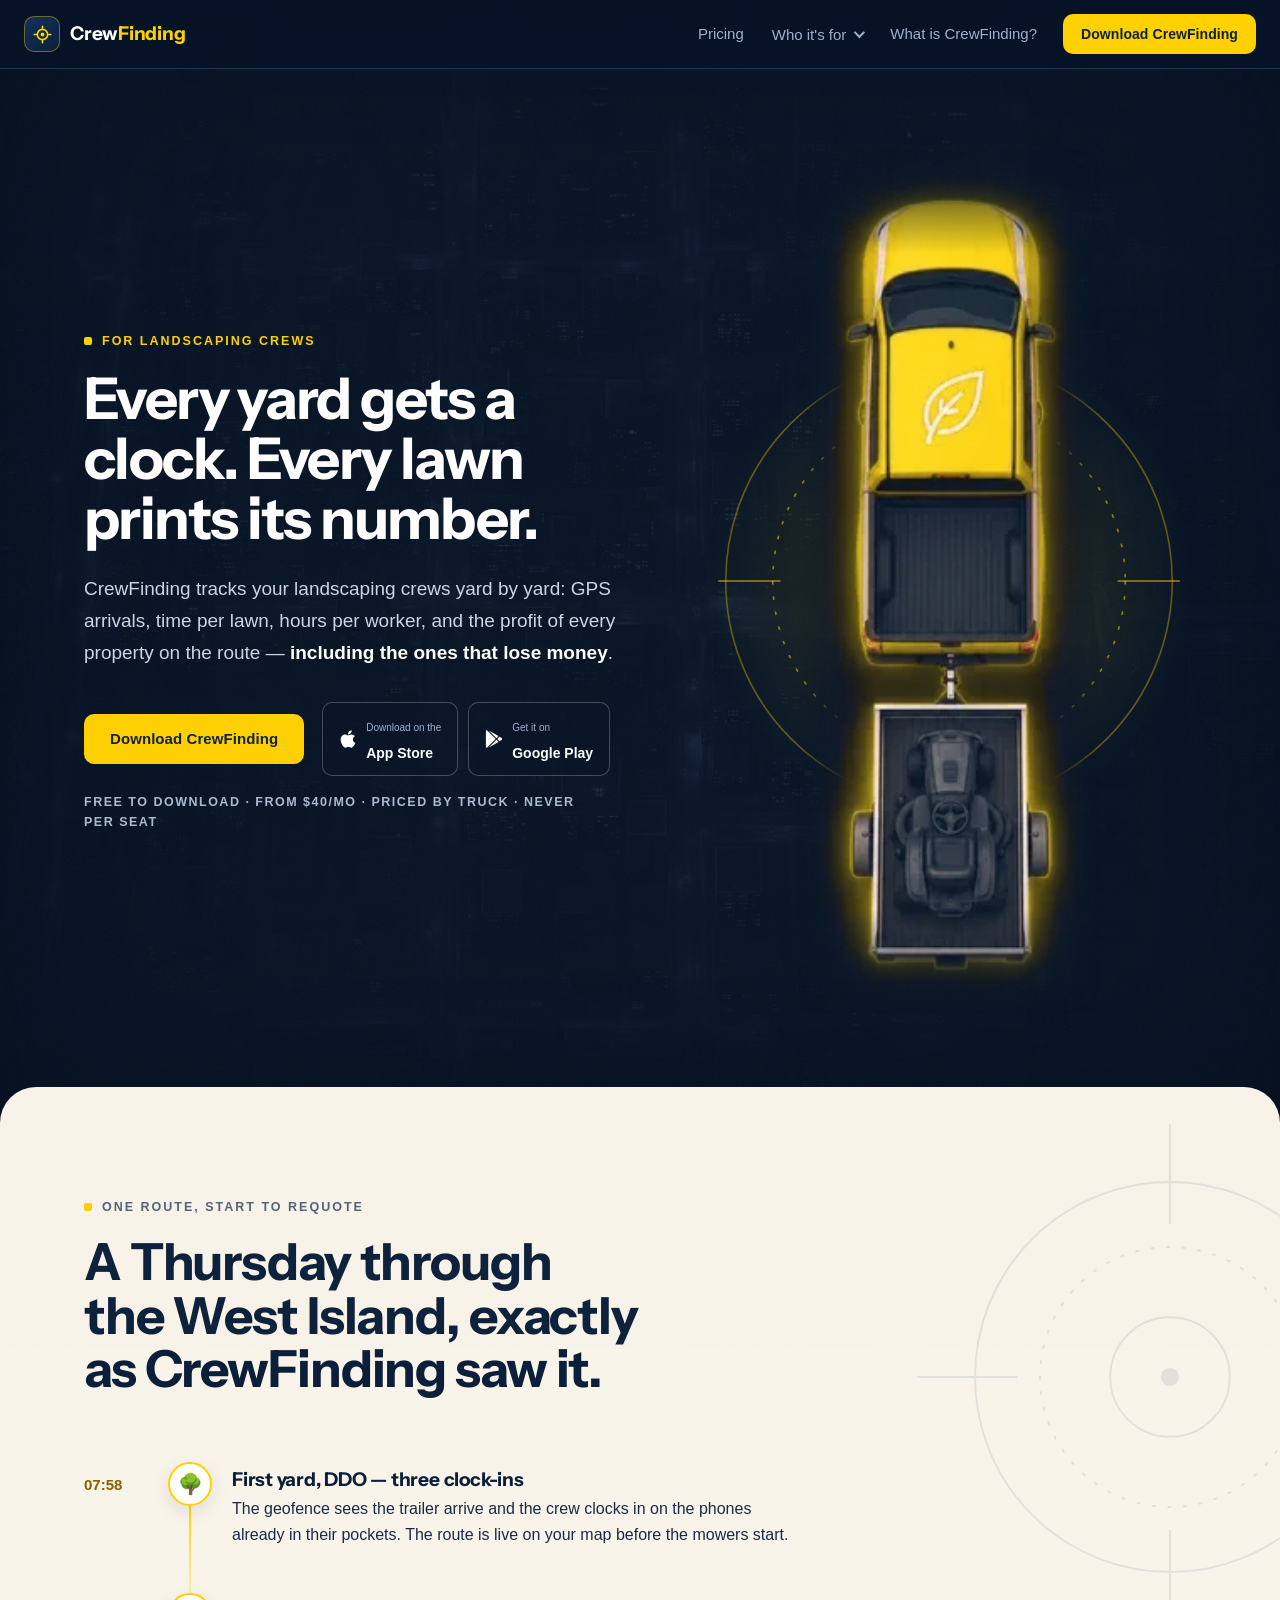
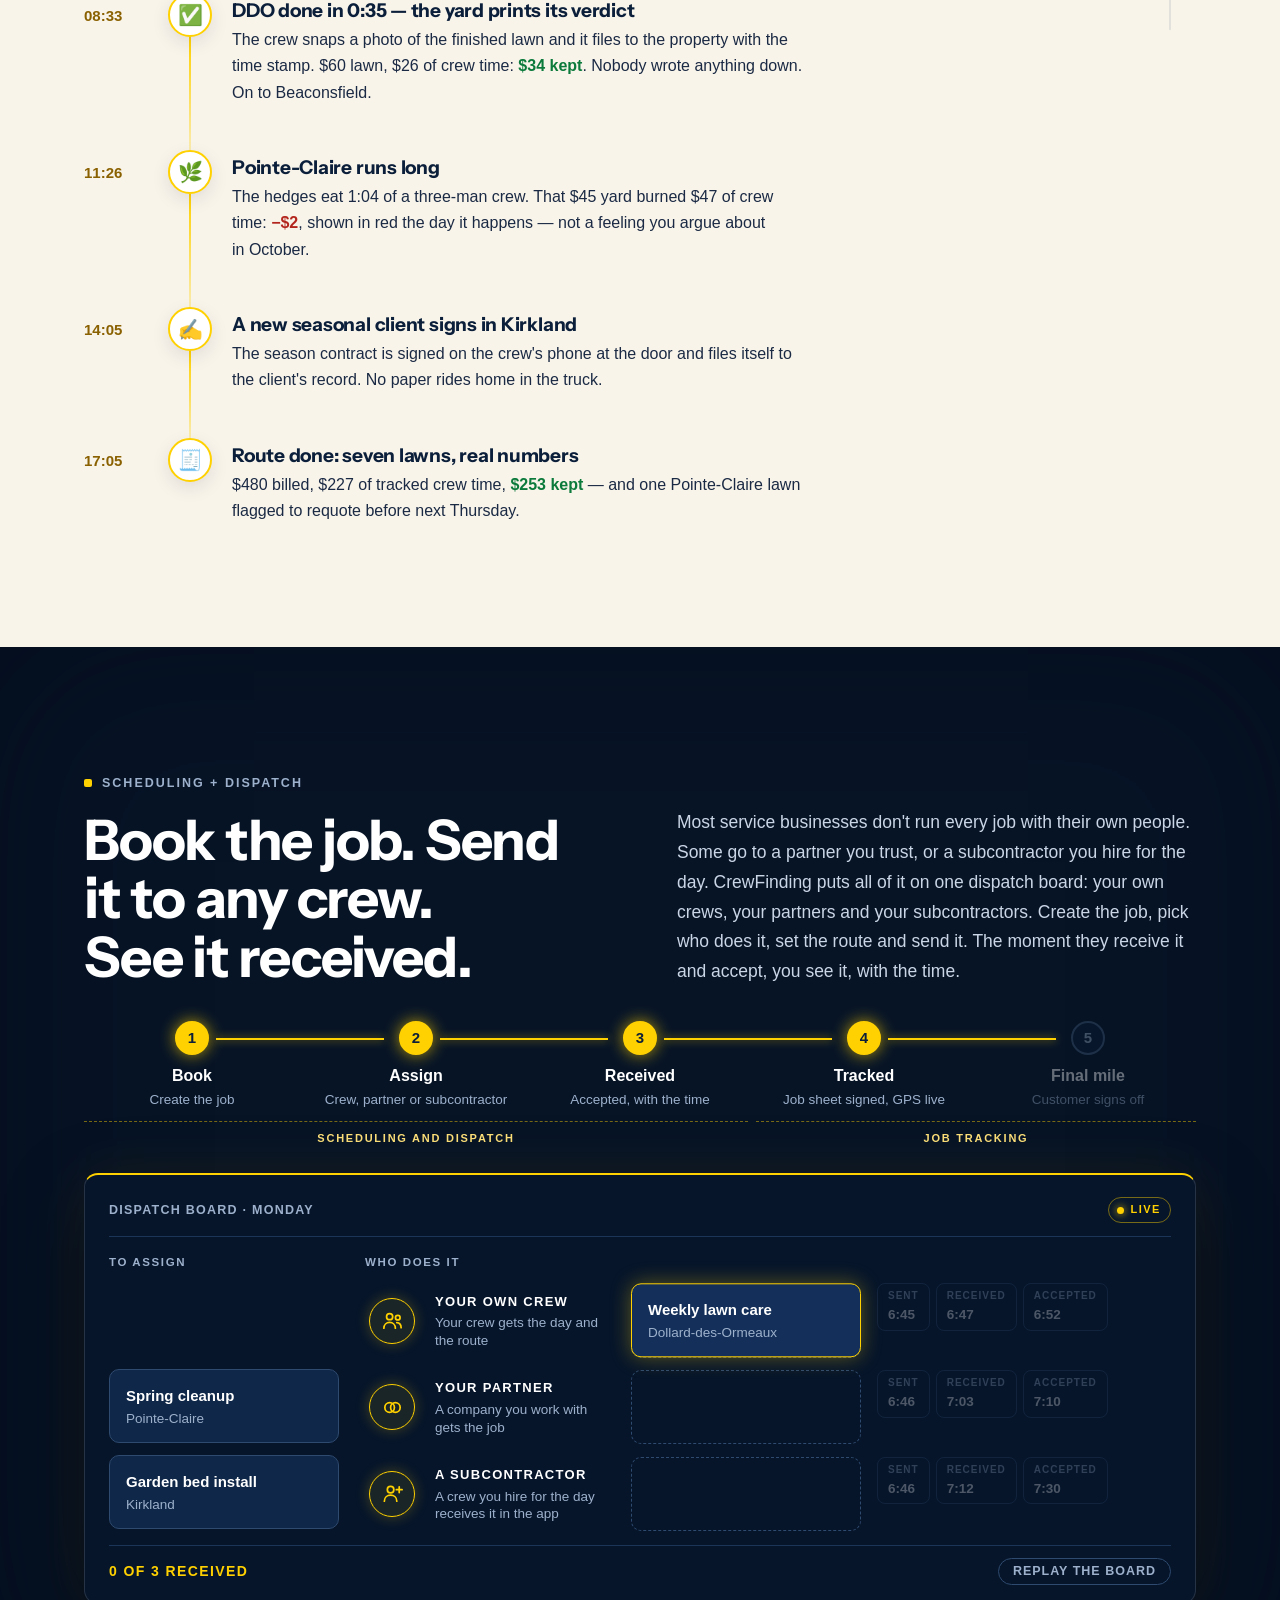
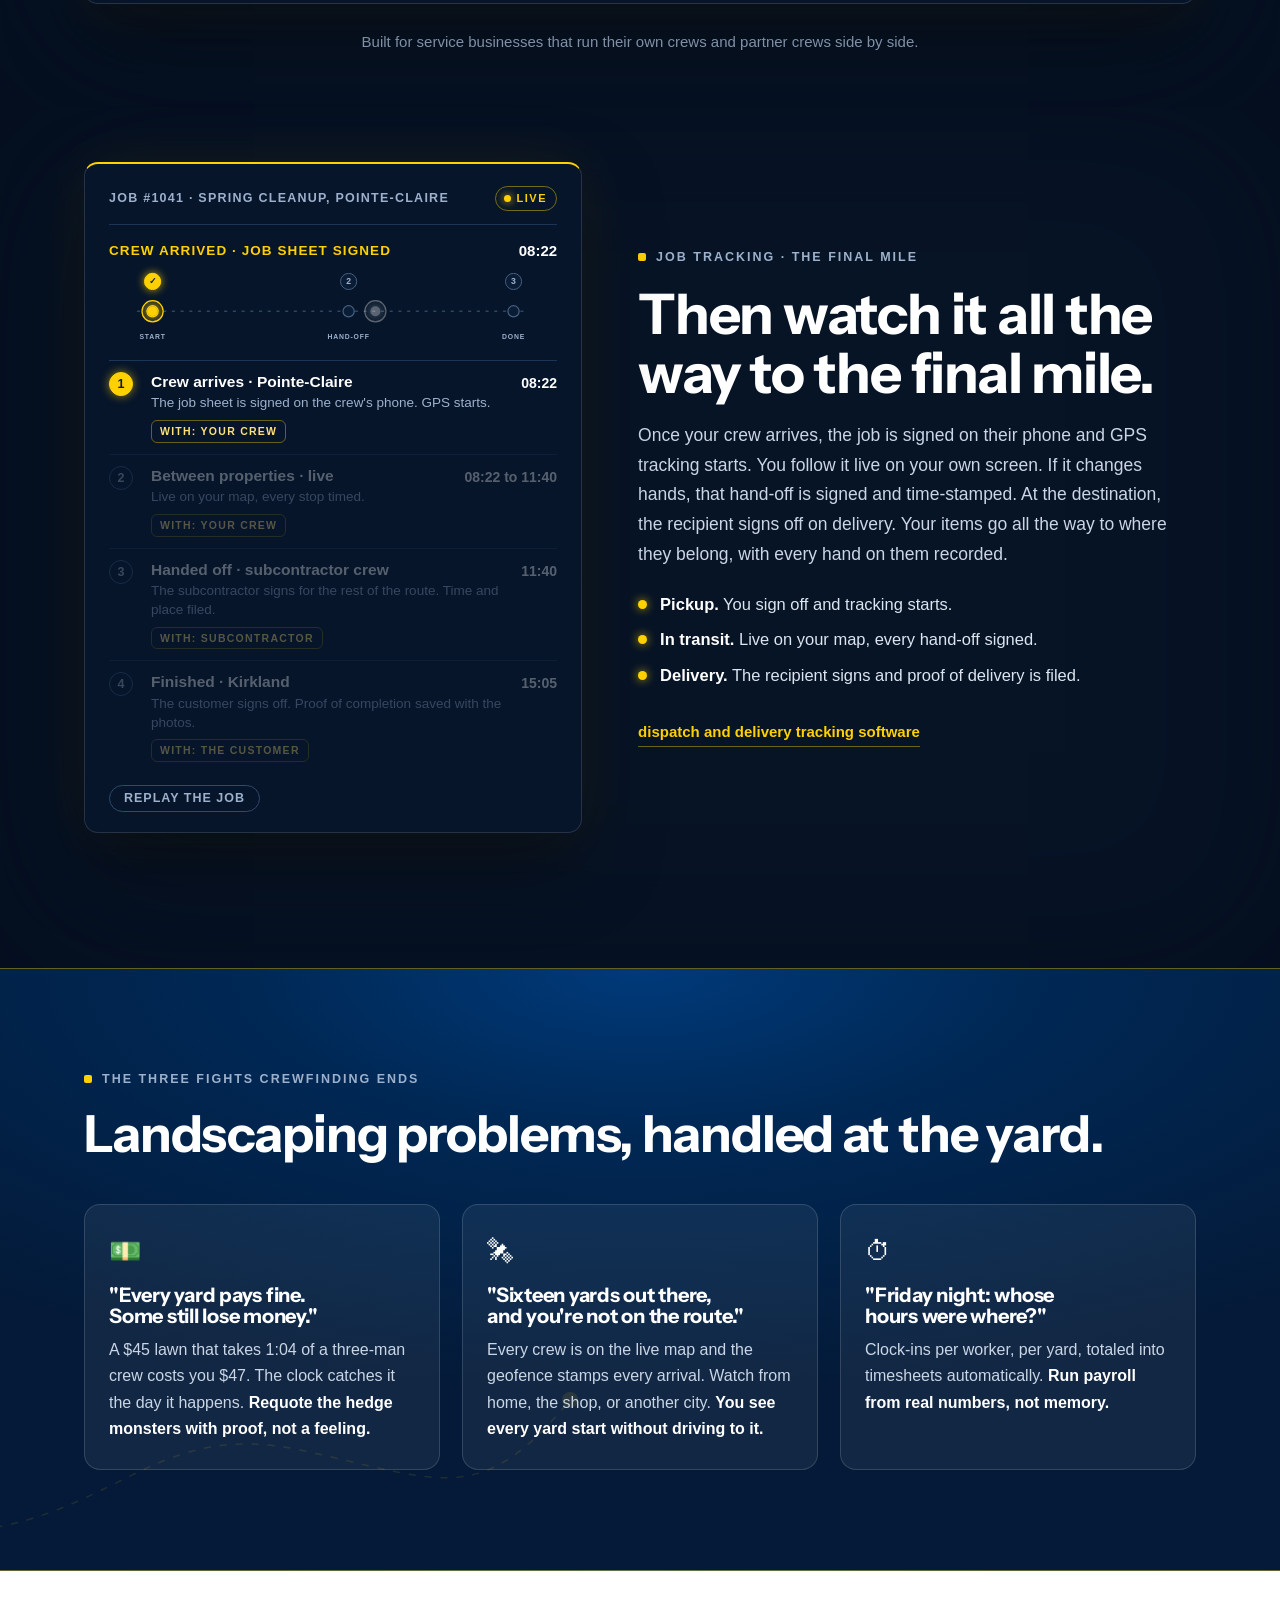
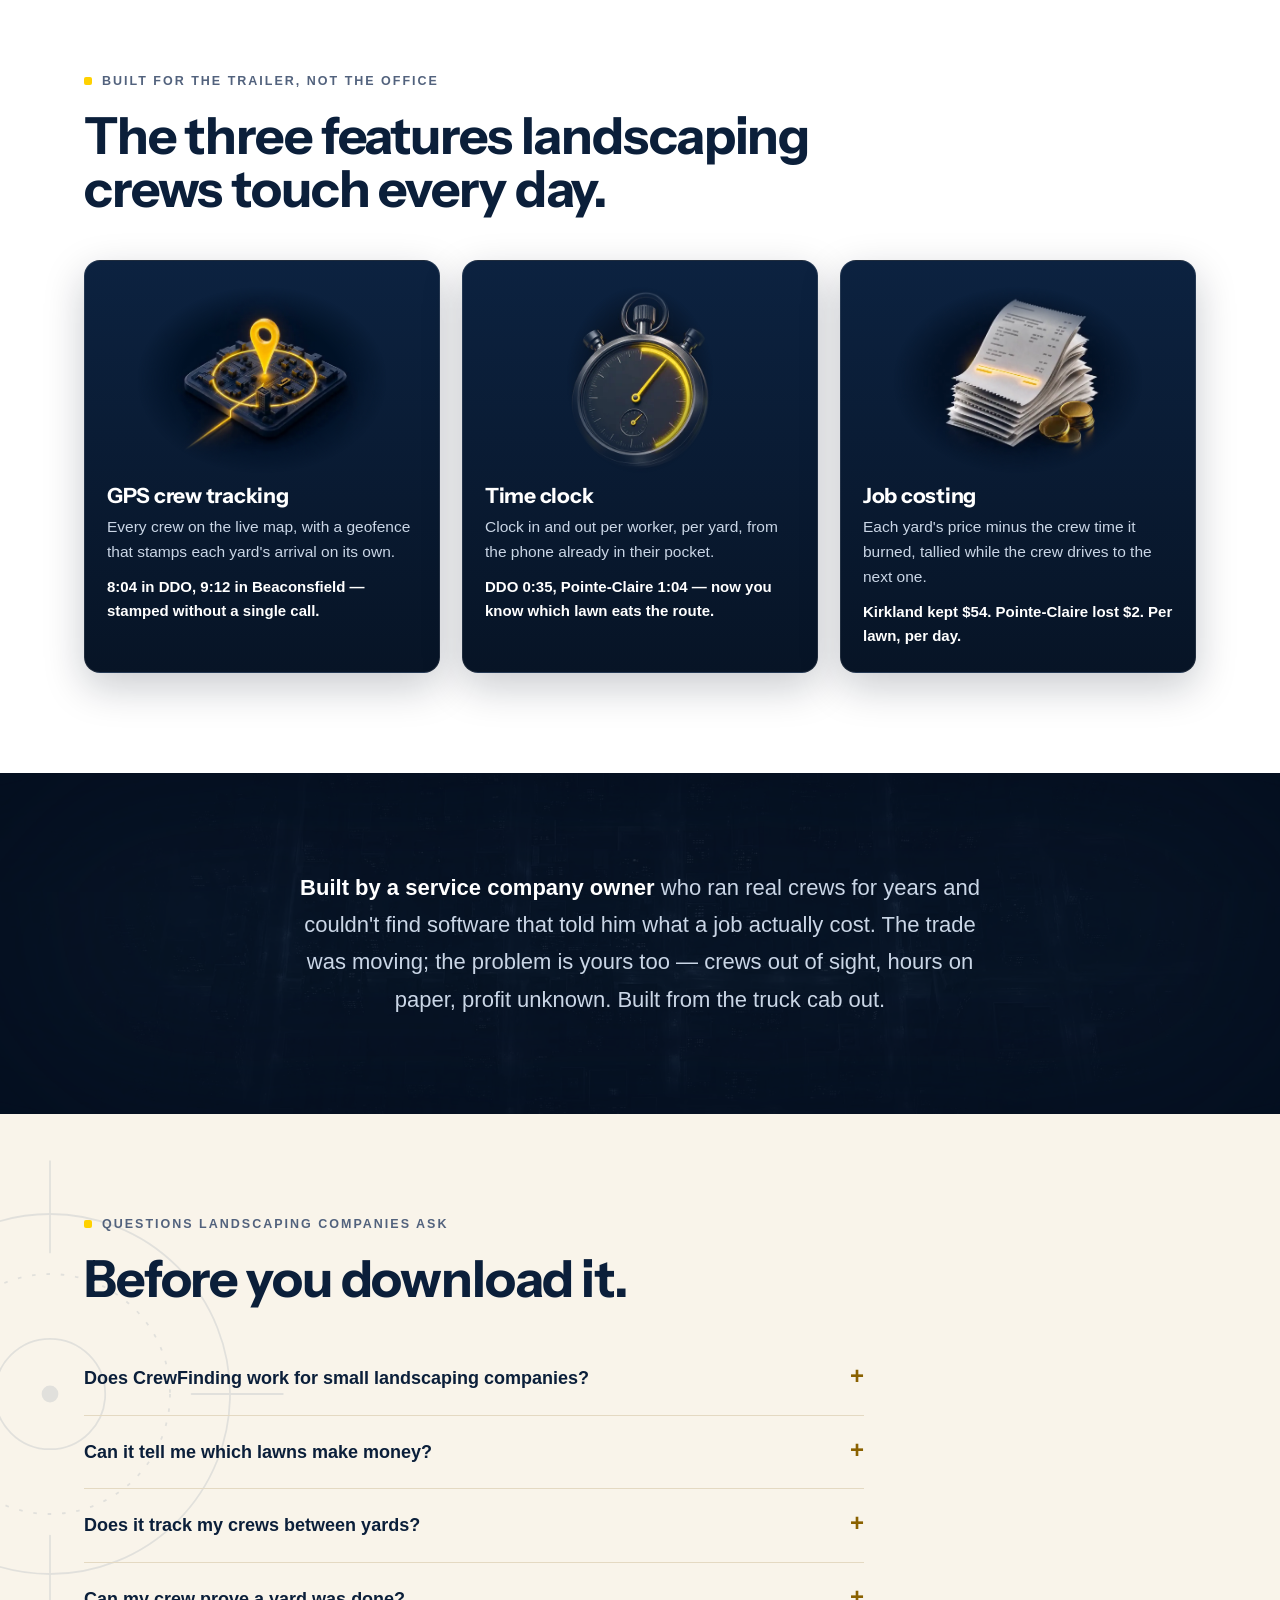
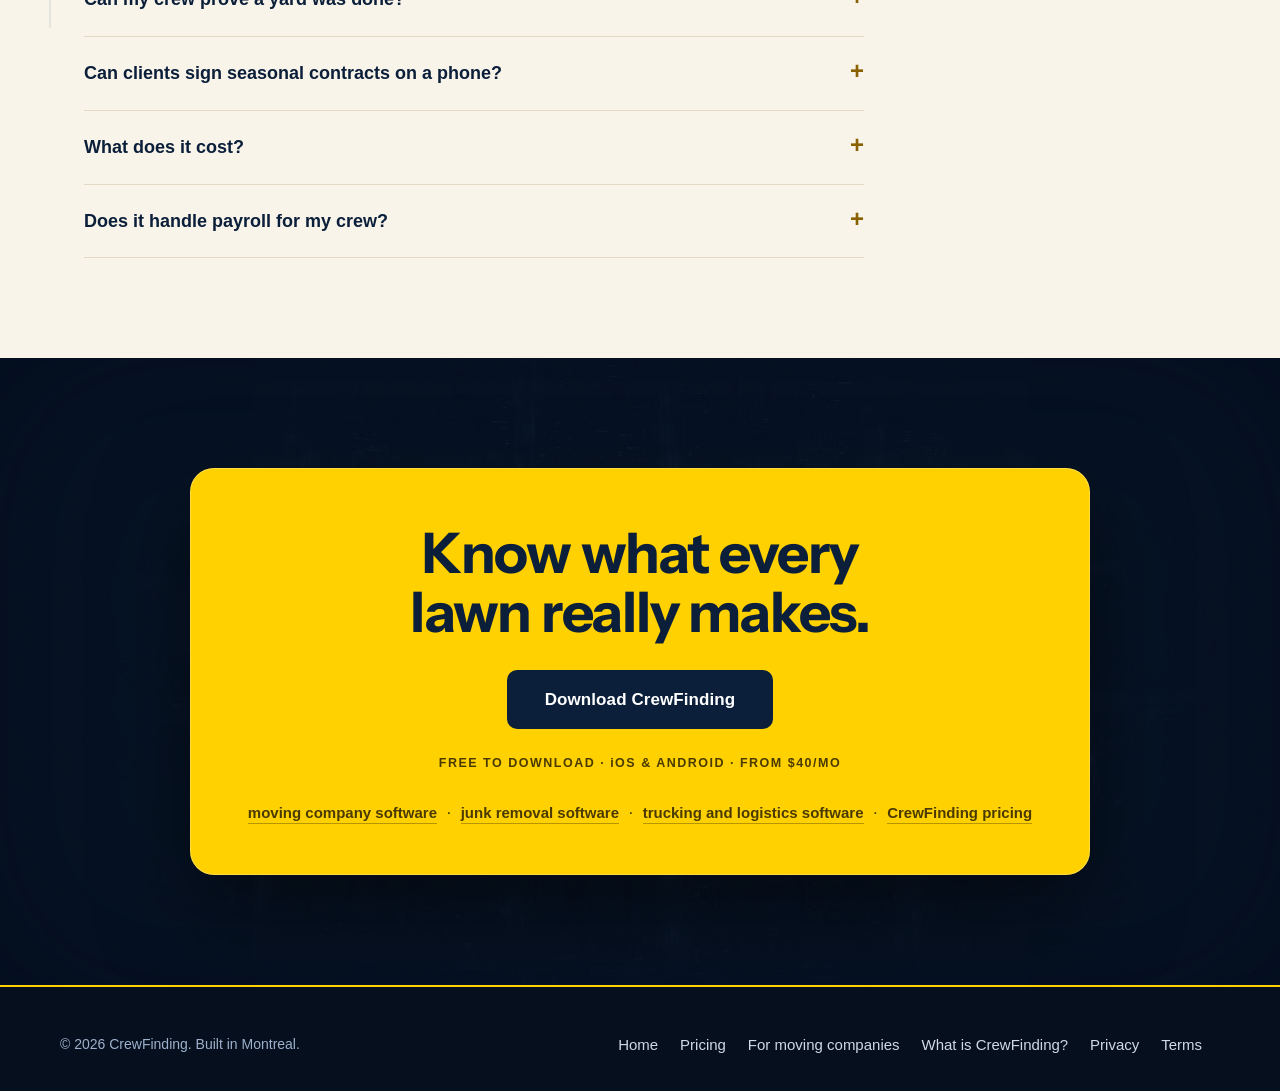
<file: landscaping/index.html>
<!DOCTYPE html>
<html lang="en">
<head>
<meta charset="UTF-8">
<meta name="viewport" content="width=device-width, initial-scale=1.0">
<meta name="theme-color" content="#071426">
<title>Landscaping Crew Software | GPS Crews, Time Per Yard, Profit Per Lawn | CrewFinding</title>
<meta name="description" content="CrewFinding tracks landscaping crews yard by yard: GPS arrivals, time per lawn, hours per worker, and the profit of every property on the route — including the lawns that lose money. Plans from $40 a month.">
<link rel="canonical" href="https://crewfinding.com/landscaping/">
<link rel="icon" type="image/svg+xml" href="data:image/svg+xml,%3Csvg xmlns='http://www.w3.org/2000/svg' viewBox='0 0 24 24'%3E%3Crect width='24' height='24' rx='5' fill='%230B1F3A'/%3E%3Ccircle cx='12' cy='12' r='6' fill='none' stroke='%23FFD100' stroke-width='2'/%3E%3Ccircle cx='12' cy='12' r='2.2' fill='%23FFD100'/%3E%3Cpath d='M12 2v3M12 19v3M2 12h3M19 12h3' stroke='%23FFD100' stroke-width='2' stroke-linecap='round'/%3E%3C/svg%3E">
<meta property="og:title" content="Landscaping crew software: GPS crews, time per yard, profit per lawn">
<meta property="og:image" content="https://crewfinding.com/assets/og.png">
<link rel="preconnect" href="https://fonts.googleapis.com">
<link rel="preconnect" href="https://fonts.gstatic.com" crossorigin>
<link href="https://fonts.googleapis.com/css2?family=Instrument+Sans:wght@500;600;700&display=swap" rel="stylesheet">
<link rel="stylesheet" href="../assets/cf.css">
<link rel="stylesheet" href="../assets/cf-dispatch.css">
<script type="application/ld+json">
{
  "@context":"https://schema.org",
  "@type":"FAQPage",
  "mainEntity":[
    {"@type":"Question","name":"Does CrewFinding work for small landscaping companies?","acceptedAnswer":{"@type":"Answer","text":"That is exactly who it is built for. CrewFinding is designed for landscaping companies running two to five crews, priced by truck, from $40 a month, with everyone included."}},
    {"@type":"Question","name":"Can CrewFinding tell me which lawns make money?","acceptedAnswer":{"@type":"Answer","text":"Yes. Every yard gets its own clock. The app shows each lawn's price minus the crew time it burned, so a $45 yard that takes 1:04 of a three-man crew shows its loss the day it happens, not at the end of the season."}},
    {"@type":"Question","name":"Does it track my crews between yards?","acceptedAnswer":{"@type":"Answer","text":"Every crew appears on a live map, and a geofence stamps the arrival time at each property automatically. You can watch the route from home, the shop, or another city."}},
    {"@type":"Question","name":"Can my crew prove a yard was done?","acceptedAnswer":{"@type":"Answer","text":"Yes. The crew snaps a photo of the finished yard and it files to that property's record with the time and the GPS stamp. When a client says you never came, you answer with a photo taken in their backyard."}},
    {"@type":"Question","name":"Can clients sign seasonal contracts on a phone?","acceptedAnswer":{"@type":"Answer","text":"Yes. The client signs the season contract on your crew's phone at the door, and it files itself to the client's record instantly. It cannot be lost."}},
    {"@type":"Question","name":"What does CrewFinding cost for a landscaping company?","acceptedAnswer":{"@type":"Answer","text":"Plans start at $40 a month and are priced by truck: $40 for up to 2 trucks, $60 for 3 trucks and $80 for up to 5 trucks. For more than 5 trucks, contact us. Prices are in Canadian dollars. Everybody is included and every feature is included: GPS tracking, e-sign, job costing, crew timesheets and payment collection."}},
    {"@type":"Question","name":"Does it handle payroll for my landscaping crew?","acceptedAnswer":{"@type":"Answer","text":"CrewFinding does not run payroll. It tracks every worker's hours per yard and totals them into a timesheet, so when you run payroll you are working from exact tracked hours instead of paper or memory."}}
  ]
}
</script>
<style>
.hero{padding:150px 0 110px;overflow:hidden}
.herogrid{display:grid;grid-template-columns:1.15fr 1fr;gap:50px;align-items:center}
@media(max-width:880px){.herogrid{grid-template-columns:1fr}}
.hero h1{font-size:clamp(34px,4.5vw,60px);line-height:1.04;letter-spacing:-.028em;max-width:700px}
.hero .sub{color:var(--fg-body);font-size:clamp(17px,2vw,19px);line-height:1.7;max-width:560px;margin:24px 0 32px}
.hero .sub strong{color:#fff;font-weight:700}
.herovis{position:relative;display:grid;place-items:center;min-height:360px}
.herovis::before{content:"";position:absolute;width:560px;height:560px;max-width:120%;border-radius:50%;background:radial-gradient(circle,rgba(255,209,0,.17),transparent 62%)}
.herovis .spin{position:absolute;width:min(470px,100%);height:auto;animation:spin 90s linear infinite}
@keyframes spin{to{transform:rotate(360deg)}}
.herotruck{position:relative;width:min(300px,66vw);display:block;animation:bob 6s ease-in-out infinite;
  -webkit-mask-image:linear-gradient(to right,transparent,#000 16%,#000 84%,transparent),linear-gradient(to bottom,transparent,#000 12%,#000 88%,transparent);
  -webkit-mask-composite:source-in;mask-image:linear-gradient(to right,transparent,#000 16%,#000 84%,transparent),linear-gradient(to bottom,transparent,#000 12%,#000 88%,transparent);mask-composite:intersect}
@keyframes bob{0%,100%{transform:translateY(0)}50%{transform:translateY(-12px)}}
@media(max-width:880px){.herovis{min-height:300px}}
/* the day, as a timeline (ivory) */
.day{padding:110px 0 100px;overflow:hidden}
.day h2{font-size:clamp(30px,4vw,52px);max-width:740px}
.steps{margin-top:44px;max-width:720px;--tw:64px;--gap:20px}
.step{position:relative;display:flex;gap:var(--gap);padding:22px 0;opacity:0;transform:translateY(18px);transition:opacity .6s ease-out,transform .6s ease-out}
.step.in{opacity:1;transform:none}
.step:not(:last-child)::after{content:"";position:absolute;left:calc(var(--tw) + var(--gap) + 21px);top:66px;bottom:-22px;width:2px;background:linear-gradient(var(--gold),rgba(255,209,0,.25))}
.step .t{font-weight:700;font-size:15px;color:var(--accent);white-space:nowrap;padding-top:11px;min-width:var(--tw)}
.step .e{width:44px;height:44px;border-radius:50%;background:#fff;border:2px solid var(--gold);display:grid;place-items:center;font-size:20px;flex:none;box-shadow:0 6px 18px rgba(11,31,58,.1);position:relative;z-index:1}
.step h3{font-size:19px;margin-bottom:6px;padding-top:8px}
.step p{color:var(--fg-body);font-size:16px;line-height:1.65}
.step .kept{color:var(--profit-t);font-weight:700}
.step p b{color:var(--fg);font-weight:700}
.step .lost{color:var(--loss-t);font-weight:700}
@media(max-width:560px){.steps{--tw:50px;--gap:12px}.step .t{font-size:13.5px}}
/* pains (navy) */
.pains{padding:100px 0}
.pains h2{font-size:clamp(30px,4vw,52px)}
.paingrid{display:grid;grid-template-columns:repeat(3,1fr);gap:22px;margin-top:44px}
@media(max-width:880px){.paingrid{grid-template-columns:1fr}}
.band-navy .pain{background:rgba(255,255,255,.06);border-color:rgba(255,255,255,.14)}
/* features (white) */
.feats{padding:100px 0}
.feats h2{font-size:clamp(30px,4vw,52px);max-width:760px}
.featgrid{display:grid;grid-template-columns:repeat(3,1fr);gap:22px;margin-top:44px}
@media(max-width:880px){.featgrid{grid-template-columns:1fr}}
/* founder (night) */
.founder{padding:96px 24px;text-align:center}
.founder p{max-width:680px;margin:0 auto;color:var(--fg-body);font-size:clamp(18px,2.2vw,22px);line-height:1.7;position:relative;z-index:1}
.founder p strong{color:#fff;font-weight:700}
/* faq (ivory) */
.faq{padding:100px 0}
.faq h2{font-size:clamp(30px,4vw,52px)}
.close h2{max-width:760px}
</style>
</head>
<body>

<div class="grain" aria-hidden="true"></div>

<nav class="always">
  <a class="brand" href="../index.html"><span class="cf" aria-hidden="true"><svg viewBox="0 0 24 24" width="19" height="19"><circle cx="12" cy="12" r="6.5" fill="none" stroke="#FFD100" stroke-width="2"/><circle cx="12" cy="12" r="2.4" fill="#FFD100"/><path d="M12 1.5v3.4M12 19.1v3.4M1.5 12h3.4M19.1 12h3.4" stroke="#FFD100" stroke-width="2" stroke-linecap="round"/></svg></span><span class="wm">Crew<b>Finding</b></span></a>
  <div class="navlinks">
    <a class="plain" href="../pricing/index.html">Pricing</a>
    <div class="navdrop">
      <button class="ndbtn" type="button" aria-haspopup="true">Who it's for <span>▾</span></button>
      <div class="ndmenu">
        <div class="ndcard">
          <a href="../moving/index.html">🚚 Moving companies</a>
          <a href="../trucking-logistics/index.html">🚛 Trucking &amp; logistics</a>
          <a href="../landscaping/index.html">🌿 Landscaping crews</a>
          <a href="../junk-removal/index.html">🗑️ Junk removal</a>
          <span class="ndsoon">MORE TRADES COMING</span>
        </div>
      </div>
    </div>
    <a class="plain" href="../what-is-crewfinding/index.html">What is CrewFinding?</a>
    <a class="btn small" href="#" data-store>Download CrewFinding</a>
  </div>
</nav>

<section class="hero citytex band-night">
  <div class="wrap herogrid inner">
    <div>
      <span class="eyebrow">For landscaping crews</span>
      <h1>Every yard gets a clock. Every lawn prints its number.</h1>
      <p class="sub">CrewFinding tracks your landscaping crews yard by yard: GPS arrivals, time per lawn, hours per worker, and the profit of every property on the route — <strong>including the ones that lose money</strong>.</p>
      <div class="ctarow">
        <a class="btn" href="#" data-store>Download CrewFinding</a>
        <div class="badges">
          <a class="badge" href="https://apps.apple.com/app/crewfinding" data-ios>
            <svg viewBox="0 0 384 512" fill="#fff"><path d="M318.7 268.7c-.2-36.7 16.4-64.4 50-84.8-18.8-26.9-47.2-41.7-84.7-44.6-35.5-2.8-74.3 20.7-88.5 20.7-15 0-49.4-19.7-76.4-19.7C63.3 141.2 4 184.8 4 273.5q0 39.3 14.4 81.2c12.8 36.7 59 126.7 107.2 125.2 25.2-.6 43-17.9 75.8-17.9 31.8 0 48.3 17.9 76.4 17.9 48.6-.7 90.4-82.5 102.6-119.3-65.2-30.7-61.7-90-61.7-91.9zm-56.6-164.2c27.3-32.4 24.8-61.9 24-72.5-24.1 1.4-52 16.4-67.9 34.9-17.5 19.8-27.8 44.3-25.6 71.9 26.1 2 49.9-11.4 69.5-34.3z"/></svg>
            <span><span class="b1">Download on the</span><br><span class="b2">App Store</span></span>
          </a>
          <a class="badge" href="https://play.google.com/store/apps/details?id=com.crewfinding" data-android>
            <svg viewBox="0 0 512 512" fill="#fff"><path d="M325.3 234.3 104.6 13l280.8 161.2-60.1 60.1zM47 0C34 6.8 25.3 19.2 25.3 35.3v441.3c0 16.1 8.7 28.5 21.7 35.3l256.6-256L47 0zm425.2 225.6-58.9-34.1-65.7 64.5 65.7 64.5 60.1-34.1c18-14.3 18-46.5-1.2-60.8zM104.6 499l280.8-161.2-60.1-60.1L104.6 499z"/></svg>
            <span><span class="b1">Get it on</span><br><span class="b2">Google Play</span></span>
          </a>
        </div>
      </div>
      <p class="ctanote">FREE TO DOWNLOAD · FROM $40/MO · PRICED BY TRUCK · NEVER PER SEAT</p>
    </div>
    <div class="herovis"><svg class="spin" viewBox="0 0 400 400" fill="none" stroke="#FFD100" stroke-width="1.4" aria-hidden="true"><circle cx="200" cy="200" r="190" opacity=".35"/><circle cx="200" cy="200" r="150" stroke-dasharray="3 10" opacity=".55"/><path d="M200 4v52M200 344v52M4 200h52M344 200h52" stroke-linecap="round" opacity=".6"/></svg><img class="herotruck" src="../assets/veh-landscape.webp" alt="CrewFinding landscaping pickup towing a mower trailer, seen from above on the live map"></div>
  </div>
</section>

<section class="day band-ivory on-light round-top">
  <svg class="motif" style="right:-150px;top:30px;width:520px;height:520px" viewBox="0 0 400 400" fill="none" stroke="currentColor" stroke-width="1.5" aria-hidden="true"><circle cx="200" cy="200" r="150"/><circle cx="200" cy="200" r="100" stroke-dasharray="3 9"/><circle cx="200" cy="200" r="46"/><path d="M200 6v76M200 318v76M6 200h76M318 200h76" stroke-linecap="round"/><circle cx="200" cy="200" r="7" fill="currentColor" stroke="none"/></svg>
  <div class="wrap inner">
    <span class="eyebrow cool">One route, start to requote</span>
    <h2>A Thursday through the West Island, exactly as CrewFinding saw it.</h2>
    <div class="steps">
      <div class="step"><span class="t num">07:58</span><span class="e">🌳</span><div><h3>First yard, DDO — three clock-ins</h3><p>The geofence sees the trailer arrive and the crew clocks in on the phones already in their pockets. The route is live on your map before the mowers start.</p></div></div>
      <div class="step"><span class="t num">08:33</span><span class="e">✅</span><div><h3>DDO done in 0:35 — the yard prints its verdict</h3><p>The crew snaps a photo of the finished lawn and it files to the property with the time stamp. $60 lawn, $26 of crew time: <span class="kept num">$34 kept</span>. Nobody wrote anything down. On to Beaconsfield.</p></div></div>
      <div class="step"><span class="t num">11:26</span><span class="e">🌿</span><div><h3>Pointe-Claire runs long</h3><p>The hedges eat 1:04 of a three-man crew. That $45 yard burned $47 of crew time: <span class="lost num">−$2</span>, shown in red the day it happens — not a feeling you argue about in October.</p></div></div>
      <div class="step"><span class="t num">14:05</span><span class="e">✍️</span><div><h3>A new seasonal client signs in Kirkland</h3><p>The season contract is signed on the crew's phone at the door and files itself to the client's record. No paper rides home in the truck.</p></div></div>
      <div class="step"><span class="t num">17:05</span><span class="e">🧾</span><div><h3>Route done: seven lawns, real numbers</h3><p>$480 billed, $227 of tracked crew time, <span class="kept num">$253 kept</span> — and one Pointe-Claire lawn flagged to requote before next Thursday.</p></div></div>
    </div>
  </div>
</section>

<!-- UNIVERSAL-START -->
<!-- ============================================================
     DISPATCH · any service business: your crews, your partners, your subcontractors, tracked to done
============================================================ -->
<section id="dispatch" class="band-night dspsec" data-vertical="landscaping" style="padding:14vh 0 6vh;position:relative">
  <div class="wrap beat-inner">
    <div class="dsp-top">
      <div>
        <span class="eyebrow cool">Scheduling + dispatch</span>
        <h2>Book the job. Send it to any crew. See it received.</h2>
      </div>
      <div class="dsp-copy"><p>Most service businesses don't run every job with their own people. Some go to a partner you trust, or a subcontractor you hire for the day. CrewFinding puts all of it on one dispatch board: your own crews, your partners and your subcontractors. Create the job, pick who does it, set the route and send it. The moment they receive it and accept, you see it, with the time.</p></div>
    </div>
    <ol class="flow" data-flow aria-label="How a job moves, from booking to the final mile">
        <li data-s="1"><i>1</i><b>Book</b><span>Create the job</span></li>
        <li data-s="2"><i>2</i><b>Assign</b><span>Crew, partner or subcontractor</span></li>
        <li data-s="3"><i>3</i><b>Received</b><span>Accepted, with the time</span></li>
        <li data-s="4"><i>4</i><b>Tracked</b><span>Job sheet signed, GPS live</span></li>
        <li data-s="5"><i>5</i><b>Final mile</b><span>Customer signs off</span></li>
        <em class="fg g1">SCHEDULING AND DISPATCH</em><em class="fg g2">JOB TRACKING</em>
      </ol>
    
    <div class="dispcard" data-board>
      <div class="sh-head"><span>DISPATCH BOARD · MONDAY</span><span class="sh-live"><i></i>LIVE</span></div>
      <div class="db-grid">
        <div class="db-queue"><div class="db-h">TO ASSIGN</div>
          <div class="db-job" data-job><b data-u="j1t">Weekly lawn care</b><span data-u="j1s">Dollard-des-Ormeaux</span></div>
          <div class="db-job" data-job><b data-u="j2t">Spring cleanup</b><span data-u="j2s">Pointe-Claire</span></div>
          <div class="db-job" data-job><b data-u="j3t">Garden bed install</b><span data-u="j3s">Kirkland</span></div>
        </div>
        <div class="db-lanes">
          <div class="db-h">WHO DOES IT</div>
          <div class="db-lane" data-lane>
          <div class="db-lh"><i class="db-ico"><svg viewBox="0 0 24 24" fill="none" stroke="#FFD100" stroke-width="1.8" stroke-linecap="round" aria-hidden="true"><circle cx="9" cy="8" r="3.2"/><path d="M3 20c0-3.6 2.7-6 6-6s6 2.4 6 6"/><circle cx="17.5" cy="9" r="2.4"/><path d="M16.5 14.2c2.9.2 4.5 2.2 4.5 5.3"/></svg></i><div><b>YOUR OWN CREW</b><span>Your crew gets the day and the route</span></div></div>
          <div class="db-slot" data-slot></div>
          <div class="db-rc"><i data-rc="sent"><b>SENT</b><u>6:45</u></i><i data-rc="recv"><b>RECEIVED</b><u>6:47</u></i><i data-rc="acc"><b>ACCEPTED</b><u>6:52</u></i><em class="db-route">Job sheet and route on their phone</em></div>
        </div>
          <div class="db-lane" data-lane>
          <div class="db-lh"><i class="db-ico"><svg viewBox="0 0 24 24" fill="none" stroke="#FFD100" stroke-width="1.8" aria-hidden="true"><circle cx="9" cy="12" r="5"/><circle cx="15" cy="12" r="5"/></svg></i><div><b>YOUR PARTNER</b><span>A company you work with gets the job</span></div></div>
          <div class="db-slot" data-slot></div>
          <div class="db-rc"><i data-rc="sent"><b>SENT</b><u>6:46</u></i><i data-rc="recv"><b>RECEIVED</b><u>7:03</u></i><i data-rc="acc"><b>ACCEPTED</b><u>7:10</u></i><em class="db-route">Job sheet and route on their phone</em></div>
        </div>
          <div class="db-lane" data-lane>
          <div class="db-lh"><i class="db-ico"><svg viewBox="0 0 24 24" fill="none" stroke="#FFD100" stroke-width="1.8" stroke-linecap="round" aria-hidden="true"><circle cx="10" cy="8" r="3.4"/><path d="M3.5 20c0-3.8 2.9-6.2 6.5-6.2s6.5 2.4 6.5 6.2"/><path d="M19 5v6M16 8h6"/></svg></i><div><b>A SUBCONTRACTOR</b><span>A crew you hire for the day receives it in the app</span></div></div>
          <div class="db-slot" data-slot></div>
          <div class="db-rc"><i data-rc="sent"><b>SENT</b><u>6:46</u></i><i data-rc="recv"><b>RECEIVED</b><u>7:12</u></i><i data-rc="acc"><b>ACCEPTED</b><u>7:30</u></i><em class="db-route">Job sheet and route on their phone</em></div>
        </div>
        </div>
      </div>
      <div class="db-foot"><span class="db-sum" data-sum aria-live="polite">0 OF 3 RECEIVED</span><button type="button" class="sh-replay" data-board-replay>REPLAY THE BOARD</button></div>
    </div>
    <p class="dsp-note dsp-center">Built for service businesses that run their own crews and partner crews side by side.</p>
  </div>
</section>
<section id="shipment" class="band-night dspsec" style="padding:6vh 0 15vh;position:relative">
  <div class="wrap beat-inner">
    
    <div class="dsp-grid">
    <div>
    <div class="shipcard" data-shipment data-say="[&quot;WAITING FOR THE CREW&quot;, &quot;CREW ARRIVED · JOB SHEET SIGNED&quot;, &quot;BETWEEN PROPERTIES · YOUR CREW · GPS LIVE&quot;, &quot;HANDED OFF · SUBCONTRACTOR SIGNED&quot;, &quot;BETWEEN PROPERTIES · SUBCONTRACTOR · GPS LIVE&quot;, &quot;FINISHED · CUSTOMER SIGNED OFF&quot;]">
      <div class="sh-head"><span data-u="head">JOB #1041 · SPRING CLEANUP, POINTE-CLAIRE</span><span class="sh-live"><i></i>LIVE</span></div>
      <div class="sh-bar"><span class="sh-status" data-status aria-live="polite">WAITING FOR THE CREW</span><span class="sh-clock" data-clock>--:--</span></div>
      <svg class="sh-svg" viewBox="0 0 720 130" role="img" aria-label="A landscaping job started by your crew, handed off to a subcontractor crew and finished, tracked the whole way" data-u="aria" data-attr="aria-label">
        <line x1="46" y1="68" x2="674" y2="68" stroke="#2B4766" stroke-width="2.5" stroke-dasharray="3 11" stroke-linecap="round"/>
        <line data-prog x1="70" y1="68" x2="70" y2="68" stroke="#FFD100" stroke-width="3.5" stroke-linecap="round" style="filter:drop-shadow(0 0 7px rgba(255,209,0,.7))"/>
        <g class="sh-node" data-node transform="translate(70,68)"><circle class="ring" r="14"/><circle class="ring r2" r="14"/><circle class="core" r="9"/></g>
        <g class="sh-node" data-node transform="translate(385,68)"><circle class="ring" r="14"/><circle class="ring r2" r="14"/><circle class="core" r="9"/></g>
        <g class="sh-node" data-node transform="translate(650,68)"><circle class="ring" r="14"/><circle class="ring r2" r="14"/><circle class="core" r="9"/></g>
        <g class="sh-badge" data-badge transform="translate(70,20)"><circle r="13"/><text>1</text></g>
        <g class="sh-badge" data-badge transform="translate(385,20)"><circle r="13"/><text>2</text></g>
        <g class="sh-badge" data-badge transform="translate(650,20)"><circle r="13"/><text>3</text></g>
        <text class="mk-lab" x="70" y="112">START</text><text class="mk-lab" x="385" y="112">HAND-OFF</text><text class="mk-lab" x="650" y="112">DONE</text>
        <g class="sh-veh mk" data-a transform="translate(70,68)"><circle class="mk-ring" r="17"/><circle class="mk-core" r="8"/></g>
        <g class="sh-veh mk pt dim" data-b transform="translate(428,68)"><circle class="mk-ring" r="17"/><circle class="mk-core" r="8"/></g>
      </svg>
      <ol class="sh-rows">
        <li data-row><i class="n">1</i><div><b data-u="r1b">Crew arrives · Pointe-Claire</b><span class="d" data-u="r1d">The job sheet is signed on the crew&#x27;s phone. GPS starts.</span></div><span class="t">08:22</span><span class="held" data-u="r1h">WITH: YOUR CREW</span></li>
        <li data-row><i class="n">2</i><div><b data-u="r2b">Between properties · live</b><span class="d" data-u="r2d">Live on your map, every stop timed.</span></div><span class="t">08:22 to 11:40</span><span class="held" data-u="r2h">WITH: YOUR CREW</span></li>
        <li data-row><i class="n">3</i><div><b data-u="r3b">Handed off · subcontractor crew</b><span class="d" data-u="r3d">The subcontractor signs for the rest of the route. Time and place filed.</span></div><span class="t">11:40</span><span class="held" data-u="r3h">WITH: SUBCONTRACTOR</span></li>
        <li data-row><i class="n">4</i><div><b data-u="r4b">Finished · Kirkland</b><span class="d" data-u="r4d">The customer signs off. Proof of completion saved with the photos.</span></div><span class="t">15:05</span><span class="held" data-u="r4h">WITH: THE CUSTOMER</span></li>
      </ol>
      <button type="button" class="sh-replay" data-replay>REPLAY THE JOB</button>
    </div>
    </div>
    <div class="dsp-copy">
      <span class="eyebrow cool">Job tracking · the final mile</span>
      <h2>Then watch it all the way to the final mile.</h2>
      <p>Once your crew arrives, the job is signed on their phone and GPS tracking starts. You follow it live on your own screen. If it changes hands, that hand-off is signed and time-stamped. At the destination, the recipient signs off on delivery. Your items go all the way to where they belong, with every hand on them recorded.</p>
      <ul class="dsp-steps">
        <li><b>Pickup.</b> You sign off and tracking starts.</li>
        <li><b>In transit.</b> Live on your map, every hand-off signed.</li>
        <li><b>Delivery.</b> The recipient signs and proof of delivery is filed.</li>
      </ul>
      <a class="seolink" href="../trucking-logistics/index.html" style="display:inline-block;margin-top:10px">dispatch and delivery tracking software</a>
    </div>
    </div>
  </div>
</section>
<!-- UNIVERSAL-END -->
<section class="pains band-navy">
  <svg class="motif" style="left:-40px;bottom:10px;width:640px;height:200px" viewBox="0 0 640 200" fill="none" stroke="currentColor" stroke-width="1.5" aria-hidden="true"><path d="M20 170 C 160 150, 200 60, 340 90 S 520 150, 610 40" stroke-dasharray="6 10" stroke-linecap="round"/><circle cx="20" cy="170" r="11"/><circle cx="610" cy="40" r="8" fill="currentColor" stroke="none"/></svg>
  <div class="wrap inner">
    <span class="eyebrow cool">The three fights CrewFinding ends</span>
    <h2>Landscaping problems, handled at the yard.</h2>
    <div class="paingrid">
      <div class="pain"><div class="ico">💵</div><h3>"Every yard pays fine. Some still lose money."</h3><p>A $45 lawn that takes 1:04 of a three-man crew costs you $47. The clock catches it the day it happens. <b>Requote the hedge monsters with proof, not a feeling.</b></p></div>
      <div class="pain"><div class="ico">🛰</div><h3>"Sixteen yards out there, and you're not on the route."</h3><p>Every crew is on the live map and the geofence stamps every arrival. Watch from home, the shop, or another city. <b>You see every yard start without driving to it.</b></p></div>
      <div class="pain"><div class="ico">⏱</div><h3>"Friday night: whose hours were where?"</h3><p>Clock-ins per worker, per yard, totaled into timesheets automatically. <b>Run payroll from real numbers, not memory.</b></p></div>
    </div>
  </div>
</section>

<section class="feats band-white on-light">
  <div class="wrap inner">
    <span class="eyebrow cool">Built for the trailer, not the office</span>
    <h2>The three features landscaping crews touch every day.</h2>
    <div class="featgrid">
      <a class="acard" href="../index.html#appgrid">
        <span class="clip" data-src="../assets/clip-gps.mp4" data-mode="loop"><img src="../assets/clip-gps.webp" alt="GPS pin with geofence ring" loading="lazy" width="1112" height="834"></span>
        <h3>GPS crew tracking</h3>
        <p>Every crew on the live map, with a geofence that stamps each yard's arrival on its own.</p>
        <p class="ben">8:04 in DDO, 9:12 in Beaconsfield — stamped without a single call.</p>
      </a>
      <a class="acard" href="../index.html#appgrid">
        <img src="../assets/feat-time.webp" alt="Stopwatch with orange progress arc" loading="lazy">
        <h3>Time clock</h3>
        <p>Clock in and out per worker, per yard, from the phone already in their pocket.</p>
        <p class="ben">DDO 0:35, Pointe-Claire 1:04 — now you know which lawn eats the route.</p>
      </a>
      <a class="acard" href="../index.html#appgrid">
        <span class="clip" data-src="../assets/clip-cost.mp4" data-mode="loop"><img src="../assets/clip-cost.webp" alt="Receipt stack with glowing total" loading="lazy" width="1112" height="834"></span>
        <h3>Job costing</h3>
        <p>Each yard's price minus the crew time it burned, tallied while the crew drives to the next one.</p>
        <p class="ben">Kirkland kept $54. Pointe-Claire lost $2. Per lawn, per day.</p>
      </a>
    </div>
  </div>
</section>

<section class="founder band-night citytex">
  <p><strong>Built by a service company owner</strong> who ran real crews for years and couldn't find software that told him what a job actually cost. The trade was moving; the problem is yours too — crews out of sight, hours on paper, profit unknown. Built from the truck cab out.</p>
</section>

<section class="faq band-ivory on-light">
  <svg class="motif" style="left:-190px;top:40px;width:480px;height:480px" viewBox="0 0 400 400" fill="none" stroke="currentColor" stroke-width="1.5" aria-hidden="true"><circle cx="200" cy="200" r="150"/><circle cx="200" cy="200" r="100" stroke-dasharray="3 9"/><circle cx="200" cy="200" r="46"/><path d="M200 6v76M200 318v76M6 200h76M318 200h76" stroke-linecap="round"/><circle cx="200" cy="200" r="7" fill="currentColor" stroke="none"/></svg>
  <div class="wrap inner">
    <span class="eyebrow cool">Questions landscaping companies ask</span>
    <h2>Before you download it.</h2>
    <div class="qa">
      <details><summary>Does CrewFinding work for small landscaping companies?</summary><p>That is exactly who it is built for: landscaping companies running two to five crews. It is priced by truck, from $40 a month, with everyone included.</p></details>
      <details><summary>Can it tell me which lawns make money?</summary><p>Yes. Every yard gets its own clock, and the app shows each lawn's price minus the crew time it burned. A $45 yard that takes 1:04 of a three-man crew shows its loss the day it happens — not at the end of the season.</p></details>
      <details><summary>Does it track my crews between yards?</summary><p>Every crew appears on a live map, and a geofence stamps the arrival at each property automatically. You can watch the whole route from home, the shop, or another city.</p></details>
      <details><summary>Can my crew prove a yard was done?</summary><p>Yes. The crew snaps a photo of the finished yard and it files to that property's record with the time and the GPS stamp. When a client says you never came, you answer with a photo taken at 8:33 in their backyard.</p></details>
      <details><summary>Can clients sign seasonal contracts on a phone?</summary><p>Yes. The client signs the season contract on your crew's phone at the door, and it files itself to the client's record instantly. It cannot be lost.</p></details>
      <details><summary>What does it cost?</summary><p>Plans start at $40 a month, priced by truck: $40 for up to 2 trucks, $60 for 3 trucks, $80 for up to 5. More than 5 trucks, contact us. Everything is included. Prices are in Canadian dollars. See the <a class="seolink" href="../pricing/index.html">full pricing</a>.</p></details>
      <details><summary>Does it handle payroll for my crew?</summary><p>No — and we won't pretend it does. CrewFinding tracks every worker's hours per yard and totals them into a timesheet, so when you run payroll you're working from exact tracked hours instead of paper or memory.</p></details>
    </div>
  </div>
</section>

<section class="close citytex band-night">
  <div class="inner">
    <div class="cta-card">
    <h2>Know what every lawn really makes.</h2>
    <a class="btn on-gold" href="#" data-store style="font-size:17px;padding:16px 38px">Download CrewFinding</a>
    <p class="ctanote">FREE TO DOWNLOAD · iOS &amp; ANDROID · FROM $40/MO</p>
    <p class="links"><a class="seolink" href="../moving/index.html">moving company software</a> &nbsp;·&nbsp; <a class="seolink" href="../junk-removal/index.html">junk removal software</a> &nbsp;·&nbsp; <a class="seolink" href="../trucking-logistics/index.html">trucking and logistics software</a> &nbsp;·&nbsp; <a class="seolink" href="../pricing/index.html">CrewFinding pricing</a></p>
  </div>
  </div>
</section>

<footer class="slim">
  <div class="frow">
    <span>© 2026 CrewFinding. Built in Montreal.</span>
    <span>
      <a href="../index.html">Home</a>
      <a href="../pricing/index.html">Pricing</a>
      <a href="../moving/index.html">For moving companies</a>
      <a href="../what-is-crewfinding/index.html">What is CrewFinding?</a>
      <a href="../privacy/index.html">Privacy</a>
      <a href="../terms/index.html">Terms</a>
    </span>
  </div>
</footer>

<script>
(function(){
"use strict";
var IOS_URL="https://apps.apple.com/app/crewfinding", AND_URL="https://play.google.com/store/apps/details?id=com.crewfinding";
document.querySelectorAll("[data-store]").forEach(function(el){
  el.addEventListener("click",function(e){
    e.preventDefault();
    var ua=navigator.userAgent;
    if(/iPhone|iPad|iPod/i.test(ua)) location.href=IOS_URL;
    else if(/Android/i.test(ua)) location.href=AND_URL;
    else document.querySelector(".badges").scrollIntoView({behavior:"smooth",block:"center"});
  });
});
var io=new IntersectionObserver(function(es){es.forEach(function(en){if(en.isIntersecting){en.target.classList.add("in");io.unobserve(en.target);}});},{threshold:.3});
document.querySelectorAll(".step").forEach(function(s){io.observe(s);});
})();
</script>
<script src="../assets/cf-clips.js" defer></script>
<script src="../assets/cf-dispatch.js" defer></script>
</body>
</html>
</file>
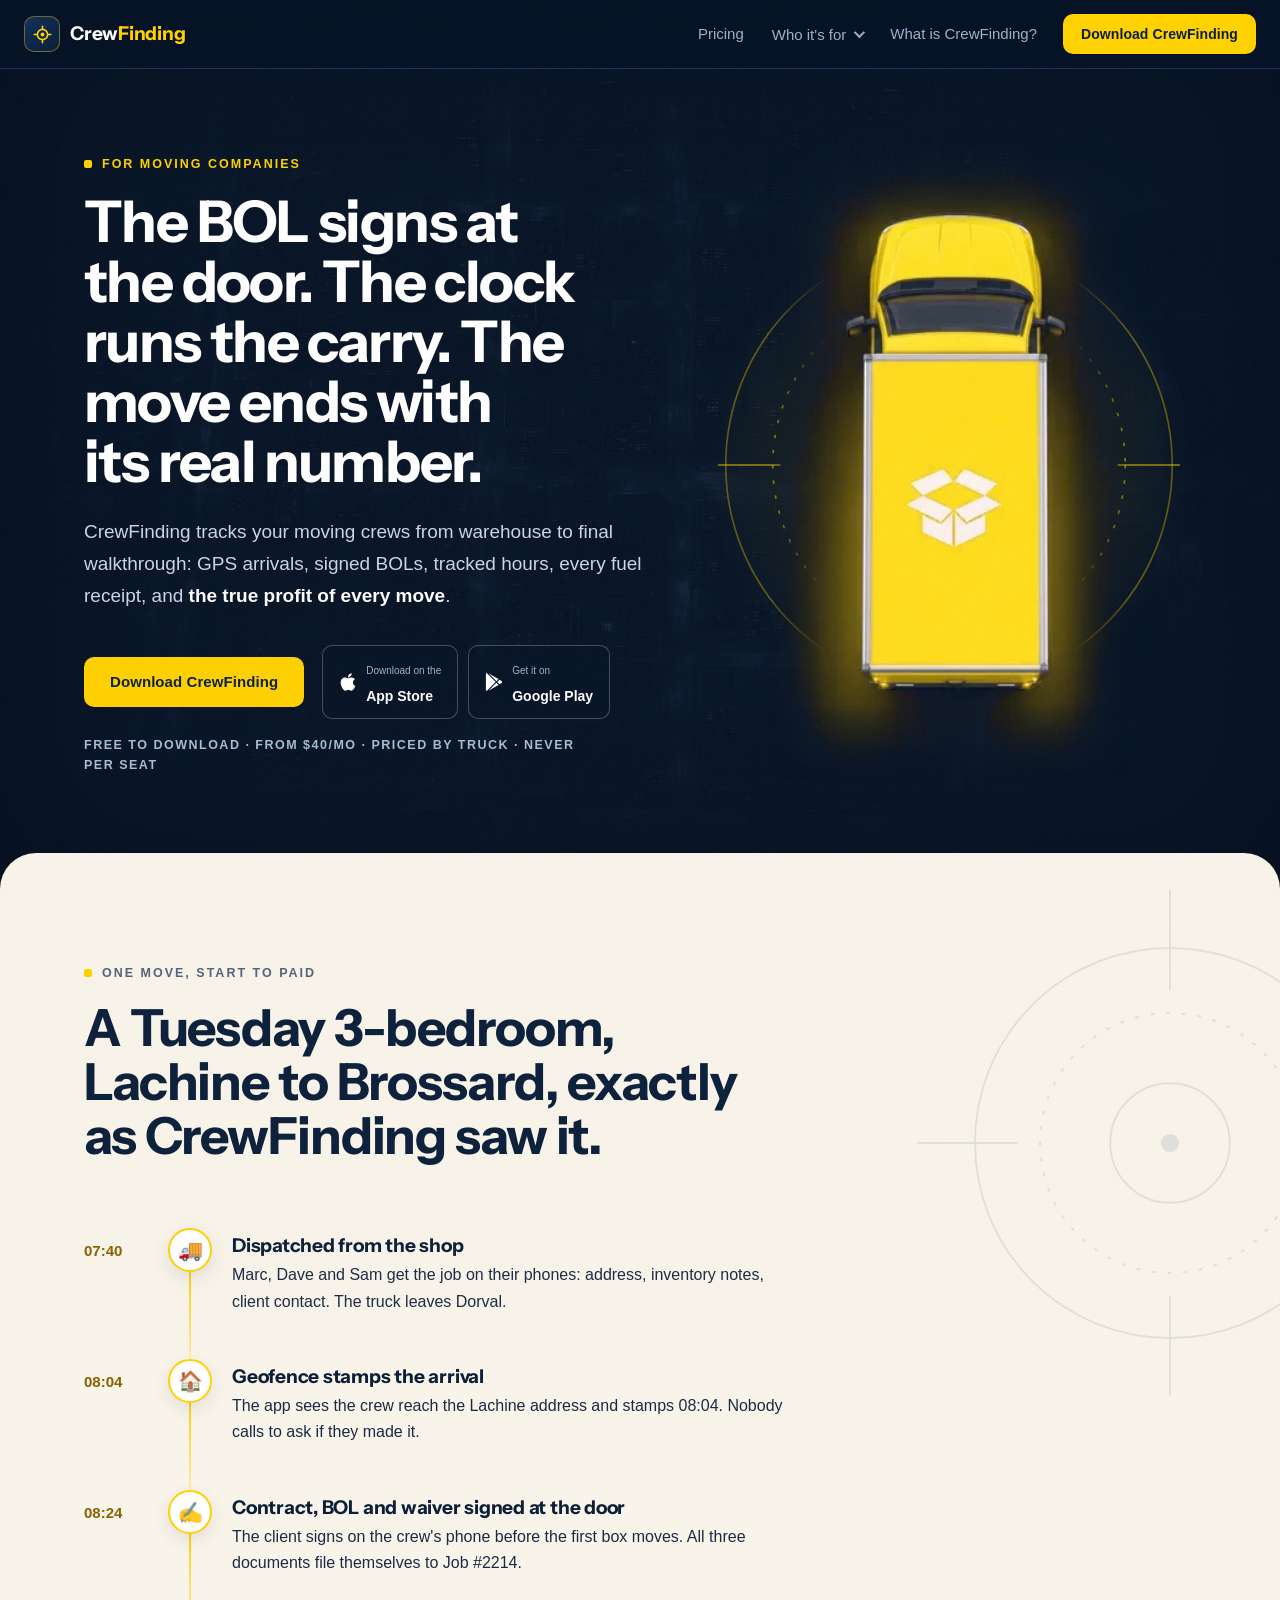
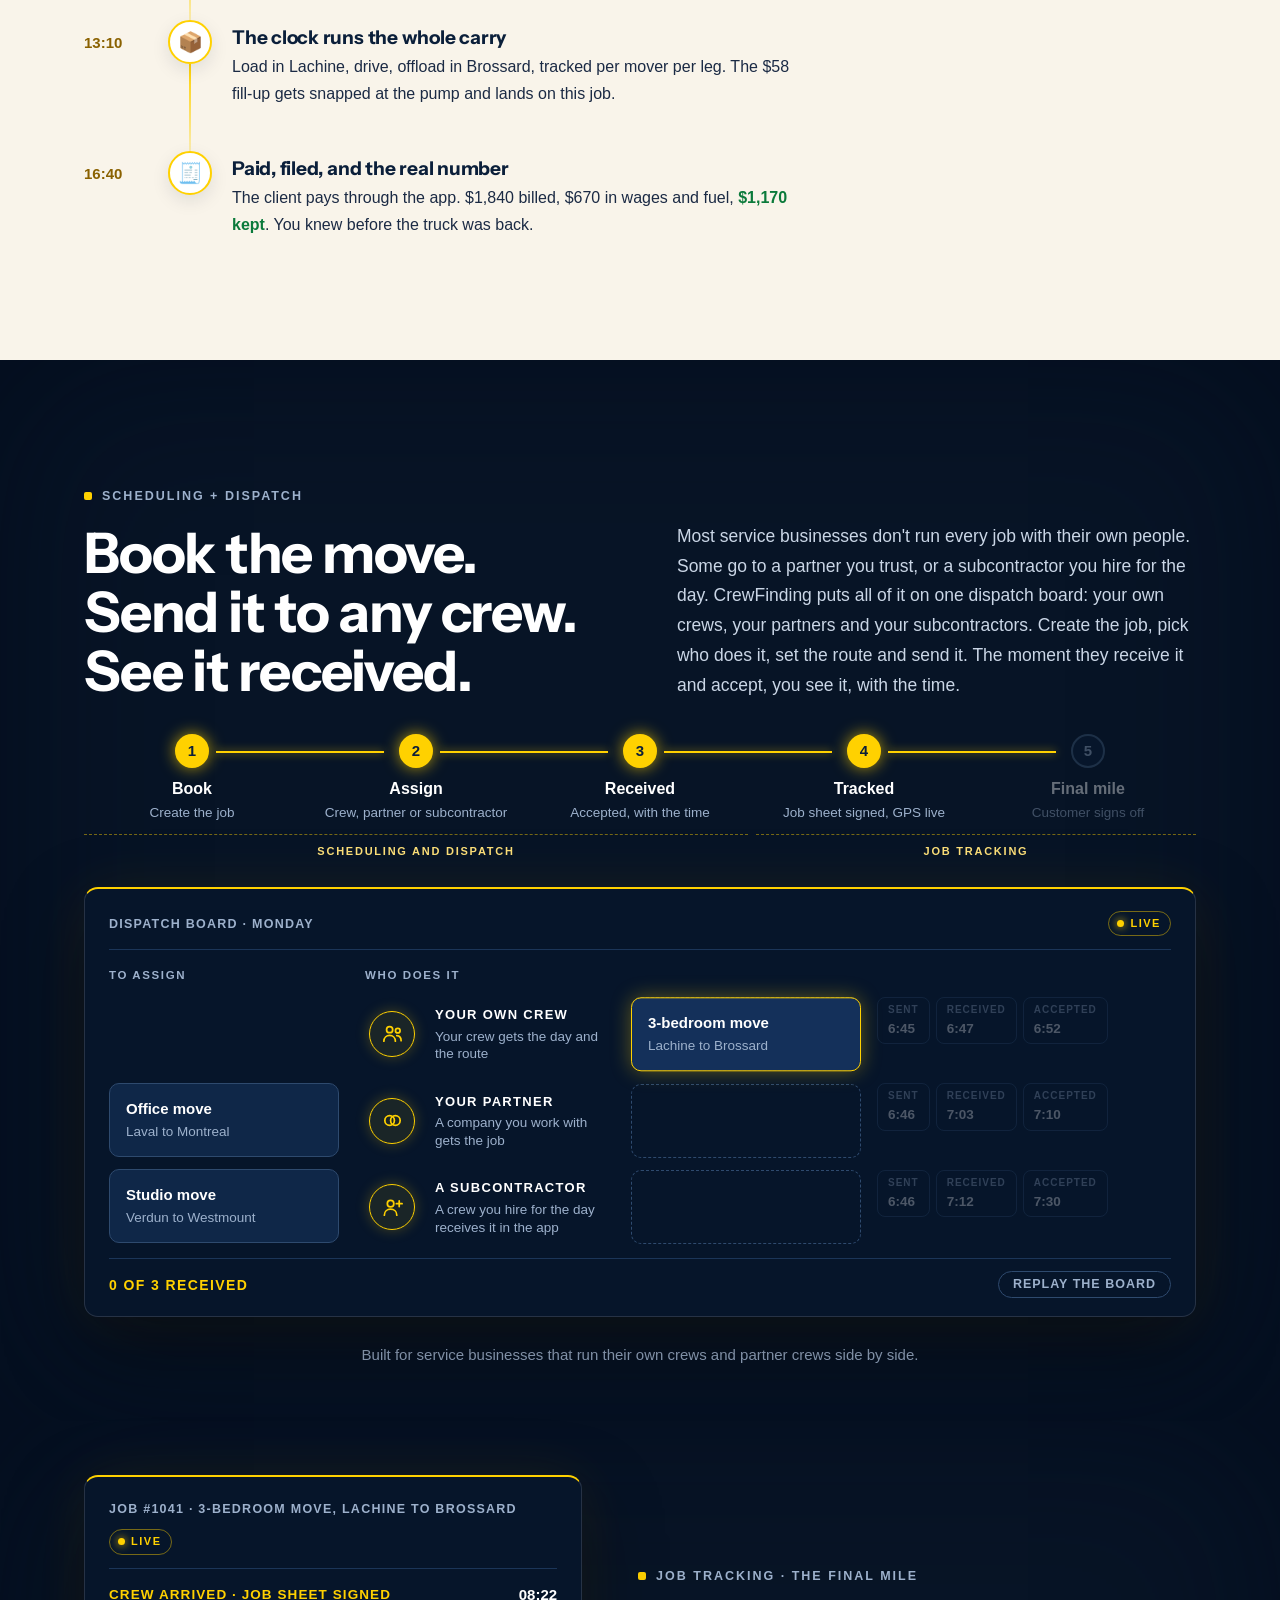
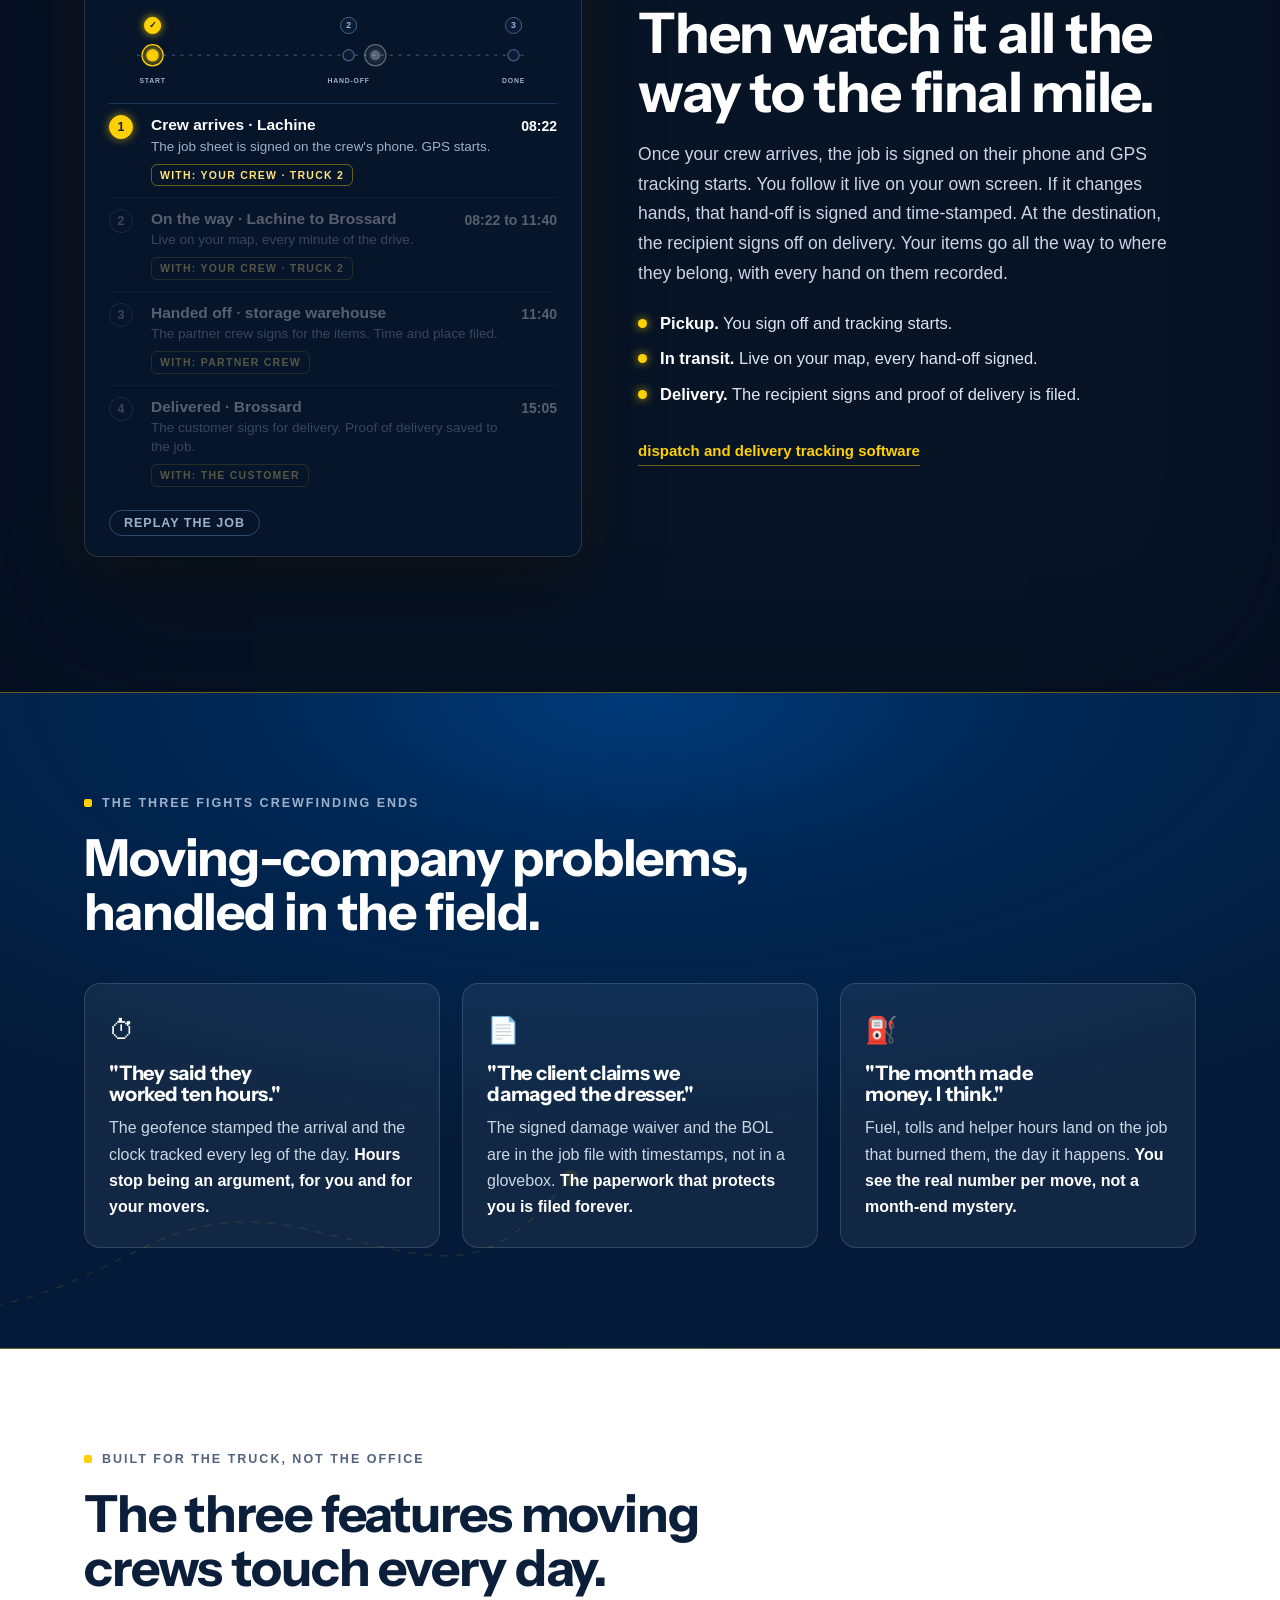
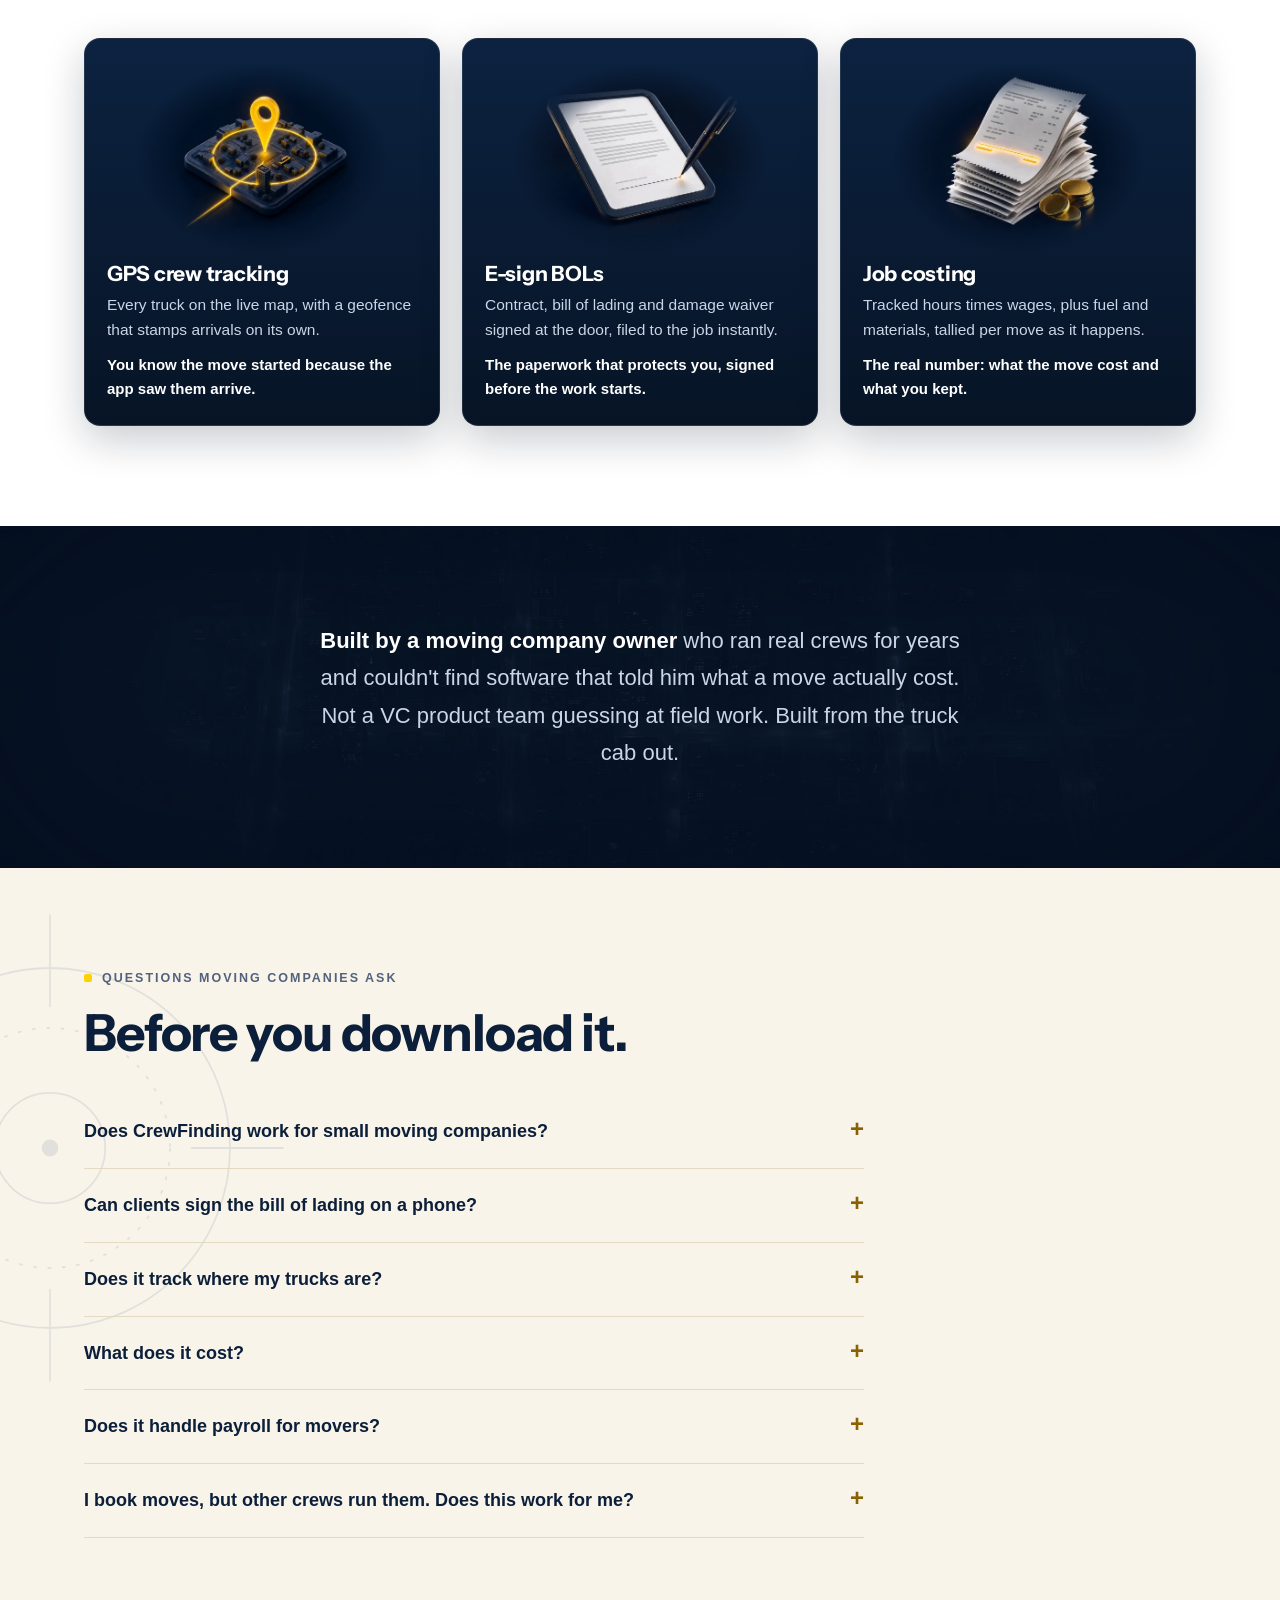
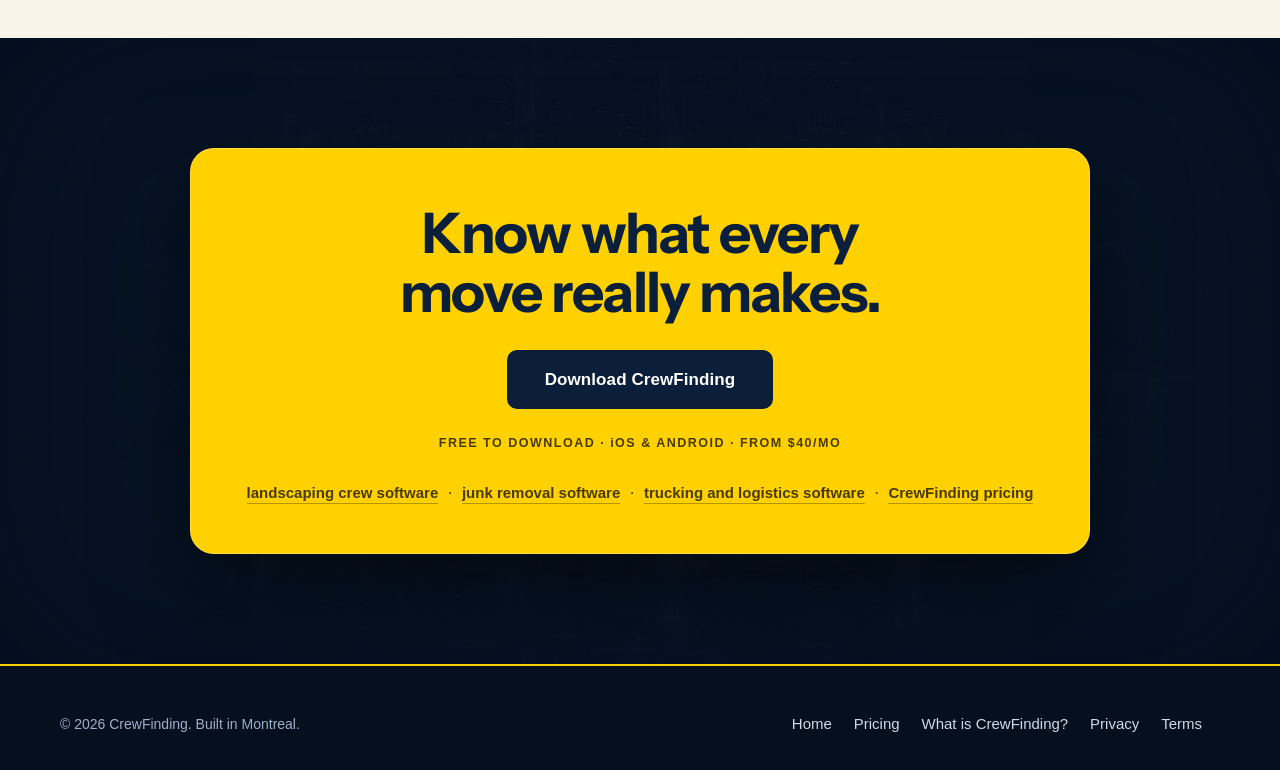
<file: moving/index.html>
<!DOCTYPE html>
<html lang="en">
<head>
<meta charset="UTF-8">
<meta name="viewport" content="width=device-width, initial-scale=1.0">
<meta name="theme-color" content="#071426">
<title>Moving Company Software | GPS Crews, Signed BOLs, True Job Profit | CrewFinding</title>
<meta name="description" content="CrewFinding tracks moving crews from warehouse to final walkthrough: GPS arrivals, BOLs signed at the door, tracked hours, every fuel receipt, and the true profit of every move. Plans from $40 a month.">
<link rel="canonical" href="https://crewfinding.com/moving/">
<link rel="icon" type="image/svg+xml" href="data:image/svg+xml,%3Csvg xmlns='http://www.w3.org/2000/svg' viewBox='0 0 24 24'%3E%3Crect width='24' height='24' rx='5' fill='%230B1F3A'/%3E%3Ccircle cx='12' cy='12' r='6' fill='none' stroke='%23FFD100' stroke-width='2'/%3E%3Ccircle cx='12' cy='12' r='2.2' fill='%23FFD100'/%3E%3Cpath d='M12 2v3M12 19v3M2 12h3M19 12h3' stroke='%23FFD100' stroke-width='2' stroke-linecap='round'/%3E%3C/svg%3E">
<meta property="og:title" content="Moving company software: GPS crews, signed BOLs, true job profit">
<meta property="og:image" content="https://crewfinding.com/assets/og.png">
<link rel="preconnect" href="https://fonts.googleapis.com">
<link rel="preconnect" href="https://fonts.gstatic.com" crossorigin>
<link href="https://fonts.googleapis.com/css2?family=Instrument+Sans:wght@500;600;700&display=swap" rel="stylesheet">
<link rel="stylesheet" href="../assets/cf.css">
<link rel="stylesheet" href="../assets/cf-dispatch.css">
<script type="application/ld+json">
{
  "@context":"https://schema.org",
  "@type":"FAQPage",
  "mainEntity":[
    {"@type":"Question","name":"Does CrewFinding work for small moving companies?","acceptedAnswer":{"@type":"Answer","text":"That is exactly who it is built for. CrewFinding is designed for moving companies running two to five crews, priced by truck, from $40 a month, with everyone included."}},
    {"@type":"Question","name":"Can clients sign the bill of lading on a phone?","acceptedAnswer":{"@type":"Answer","text":"Yes. The client signs the contract, BOL and damage waiver on your crew's phone at the door. Every signed document saves itself to the job file instantly and cannot be lost."}},
    {"@type":"Question","name":"Does CrewFinding track where my trucks are?","acceptedAnswer":{"@type":"Answer","text":"Every crew appears on a live map. A geofence stamps the arrival time automatically when the crew reaches the address, so you know the job started because the app saw them arrive."}},
    {"@type":"Question","name":"What does CrewFinding cost for a moving company?","acceptedAnswer":{"@type":"Answer","text":"Plans start at $40 a month and are priced by truck: $40 for up to 2 trucks, $60 for 3 trucks and $80 for up to 5 trucks. For more than 5 trucks, contact us. Prices are in Canadian dollars. Everybody is included and every feature is included: GPS tracking, e-sign, job costing, crew timesheets and payment collection."}},
    {"@type":"Question","name":"Does it handle payroll for movers?","acceptedAnswer":{"@type":"Answer","text":"CrewFinding does not run payroll. It tracks every mover's hours per job and totals them into a timesheet, so when you run payroll you are working from exact tracked hours instead of paper or memory."}},
    {"@type":"Question","name":"I book moves but other crews run them. Does CrewFinding work for me?","acceptedAnswer":{"@type":"Answer","text":"Yes. Put the crew on CrewFinding and you watch the move from wherever you are: the arrival stamp, the signed BOL, and the payment landing through the app. You do not have to own the truck to see the whole job."}}
  ]
}
</script>
<style>
.hero{padding:150px 0 110px;overflow:hidden}
.herogrid{display:grid;grid-template-columns:1.15fr 1fr;gap:50px;align-items:center}
@media(max-width:880px){.herogrid{grid-template-columns:1fr}}
.hero h1{font-size:clamp(34px,4.5vw,60px);line-height:1.04;letter-spacing:-.028em;max-width:700px}
.hero .sub{color:var(--fg-body);font-size:clamp(17px,2vw,19px);line-height:1.7;max-width:560px;margin:24px 0 32px}
.hero .sub strong{color:#fff;font-weight:700}
.herovis{position:relative;display:grid;place-items:center;min-height:360px}
.herovis::before{content:"";position:absolute;width:560px;height:560px;max-width:120%;border-radius:50%;background:radial-gradient(circle,rgba(255,209,0,.17),transparent 62%)}
.herovis .spin{position:absolute;width:min(470px,100%);height:auto;animation:spin 90s linear infinite}
@keyframes spin{to{transform:rotate(360deg)}}
.herotruck{position:relative;width:min(360px,79vw);display:block;animation:bob 6s ease-in-out infinite;
  -webkit-mask-image:linear-gradient(to right,transparent,#000 16%,#000 84%,transparent),linear-gradient(to bottom,transparent,#000 12%,#000 88%,transparent);
  -webkit-mask-composite:source-in;mask-image:linear-gradient(to right,transparent,#000 16%,#000 84%,transparent),linear-gradient(to bottom,transparent,#000 12%,#000 88%,transparent);mask-composite:intersect}
@keyframes bob{0%,100%{transform:translateY(0)}50%{transform:translateY(-12px)}}
@media(max-width:880px){.herovis{min-height:300px}}
/* the day, as a timeline (ivory) */
.day{padding:110px 0 100px;overflow:hidden}
.day h2{font-size:clamp(30px,4vw,52px);max-width:740px}
.steps{margin-top:44px;max-width:720px;--tw:64px;--gap:20px}
.step{position:relative;display:flex;gap:var(--gap);padding:22px 0;opacity:0;transform:translateY(18px);transition:opacity .6s ease-out,transform .6s ease-out}
.step.in{opacity:1;transform:none}
.step:not(:last-child)::after{content:"";position:absolute;left:calc(var(--tw) + var(--gap) + 21px);top:66px;bottom:-22px;width:2px;background:linear-gradient(var(--gold),rgba(255,209,0,.25))}
.step .t{font-weight:700;font-size:15px;color:var(--accent);white-space:nowrap;padding-top:11px;min-width:var(--tw)}
.step .e{width:44px;height:44px;border-radius:50%;background:#fff;border:2px solid var(--gold);display:grid;place-items:center;font-size:20px;flex:none;box-shadow:0 6px 18px rgba(11,31,58,.1);position:relative;z-index:1}
.step h3{font-size:19px;margin-bottom:6px;padding-top:8px}
.step p{color:var(--fg-body);font-size:16px;line-height:1.65}
.step .kept{color:var(--profit-t);font-weight:700}
.step p b{color:var(--fg);font-weight:700}
@media(max-width:560px){.steps{--tw:50px;--gap:12px}.step .t{font-size:13.5px}}
/* pains (navy) */
.pains{padding:100px 0}
.pains h2{font-size:clamp(30px,4vw,52px)}
.paingrid{display:grid;grid-template-columns:repeat(3,1fr);gap:22px;margin-top:44px}
@media(max-width:880px){.paingrid{grid-template-columns:1fr}}
.band-navy .pain{background:rgba(255,255,255,.06);border-color:rgba(255,255,255,.14)}
/* features (white) */
.feats{padding:100px 0}
.feats h2{font-size:clamp(30px,4vw,52px);max-width:760px}
.featgrid{display:grid;grid-template-columns:repeat(3,1fr);gap:22px;margin-top:44px}
@media(max-width:880px){.featgrid{grid-template-columns:1fr}}
/* founder (night) */
.founder{padding:96px 24px;text-align:center}
.founder p{max-width:680px;margin:0 auto;color:var(--fg-body);font-size:clamp(18px,2.2vw,22px);line-height:1.7;position:relative;z-index:1}
.founder p strong{color:#fff;font-weight:700}
/* faq (ivory) */
.faq{padding:100px 0}
.faq h2{font-size:clamp(30px,4vw,52px)}
.close h2{max-width:760px}
</style>
</head>
<body>

<div class="grain" aria-hidden="true"></div>

<nav class="always">
  <a class="brand" href="../index.html"><span class="cf" aria-hidden="true"><svg viewBox="0 0 24 24" width="19" height="19"><circle cx="12" cy="12" r="6.5" fill="none" stroke="#FFD100" stroke-width="2"/><circle cx="12" cy="12" r="2.4" fill="#FFD100"/><path d="M12 1.5v3.4M12 19.1v3.4M1.5 12h3.4M19.1 12h3.4" stroke="#FFD100" stroke-width="2" stroke-linecap="round"/></svg></span><span class="wm">Crew<b>Finding</b></span></a>
  <div class="navlinks">
    <a class="plain" href="../pricing/index.html">Pricing</a>
    <div class="navdrop">
      <button class="ndbtn" type="button" aria-haspopup="true">Who it's for <span>▾</span></button>
      <div class="ndmenu">
        <div class="ndcard">
          <a href="../moving/index.html">🚚 Moving companies</a>
          <a href="../trucking-logistics/index.html">🚛 Trucking &amp; logistics</a>
          <a href="../landscaping/index.html">🌿 Landscaping crews</a>
          <a href="../junk-removal/index.html">🗑️ Junk removal</a>
          <span class="ndsoon">MORE TRADES COMING</span>
        </div>
      </div>
    </div>
    <a class="plain" href="../what-is-crewfinding/index.html">What is CrewFinding?</a>
    <a class="btn small" href="#" data-store>Download CrewFinding</a>
  </div>
</nav>

<section class="hero citytex band-night">
  <div class="wrap herogrid inner">
    <div>
      <span class="eyebrow">For moving companies</span>
      <h1>The BOL signs at the door. The clock runs the carry. The move ends with its real number.</h1>
      <p class="sub">CrewFinding tracks your moving crews from warehouse to final walkthrough: GPS arrivals, signed BOLs, tracked hours, every fuel receipt, and <strong>the true profit of every move</strong>.</p>
      <div class="ctarow">
        <a class="btn" href="#" data-store>Download CrewFinding</a>
        <div class="badges">
          <a class="badge" href="https://apps.apple.com/app/crewfinding" data-ios>
            <svg viewBox="0 0 384 512" fill="#fff"><path d="M318.7 268.7c-.2-36.7 16.4-64.4 50-84.8-18.8-26.9-47.2-41.7-84.7-44.6-35.5-2.8-74.3 20.7-88.5 20.7-15 0-49.4-19.7-76.4-19.7C63.3 141.2 4 184.8 4 273.5q0 39.3 14.4 81.2c12.8 36.7 59 126.7 107.2 125.2 25.2-.6 43-17.9 75.8-17.9 31.8 0 48.3 17.9 76.4 17.9 48.6-.7 90.4-82.5 102.6-119.3-65.2-30.7-61.7-90-61.7-91.9zm-56.6-164.2c27.3-32.4 24.8-61.9 24-72.5-24.1 1.4-52 16.4-67.9 34.9-17.5 19.8-27.8 44.3-25.6 71.9 26.1 2 49.9-11.4 69.5-34.3z"/></svg>
            <span><span class="b1">Download on the</span><br><span class="b2">App Store</span></span>
          </a>
          <a class="badge" href="https://play.google.com/store/apps/details?id=com.crewfinding" data-android>
            <svg viewBox="0 0 512 512" fill="#fff"><path d="M325.3 234.3 104.6 13l280.8 161.2-60.1 60.1zM47 0C34 6.8 25.3 19.2 25.3 35.3v441.3c0 16.1 8.7 28.5 21.7 35.3l256.6-256L47 0zm425.2 225.6-58.9-34.1-65.7 64.5 65.7 64.5 60.1-34.1c18-14.3 18-46.5-1.2-60.8zM104.6 499l280.8-161.2-60.1-60.1L104.6 499z"/></svg>
            <span><span class="b1">Get it on</span><br><span class="b2">Google Play</span></span>
          </a>
        </div>
      </div>
      <p class="ctanote">FREE TO DOWNLOAD · FROM $40/MO · PRICED BY TRUCK · NEVER PER SEAT</p>
    </div>
    <div class="herovis"><svg class="spin" viewBox="0 0 400 400" fill="none" stroke="#FFD100" stroke-width="1.4" aria-hidden="true"><circle cx="200" cy="200" r="190" opacity=".35"/><circle cx="200" cy="200" r="150" stroke-dasharray="3 10" opacity=".55"/><path d="M200 4v52M200 344v52M4 200h52M344 200h52" stroke-linecap="round" opacity=".6"/></svg><img class="herotruck" src="../assets/veh-mover.webp" alt="CrewFinding moving box truck seen from above on the live map"></div>
  </div>
</section>

<section class="day band-ivory on-light round-top">
  <svg class="motif" style="right:-150px;top:30px;width:520px;height:520px" viewBox="0 0 400 400" fill="none" stroke="currentColor" stroke-width="1.5" aria-hidden="true"><circle cx="200" cy="200" r="150"/><circle cx="200" cy="200" r="100" stroke-dasharray="3 9"/><circle cx="200" cy="200" r="46"/><path d="M200 6v76M200 318v76M6 200h76M318 200h76" stroke-linecap="round"/><circle cx="200" cy="200" r="7" fill="currentColor" stroke="none"/></svg>
  <div class="wrap inner">
    <span class="eyebrow cool">One move, start to paid</span>
    <h2>A Tuesday 3-bedroom, Lachine to Brossard, exactly as CrewFinding saw it.</h2>
    <div class="steps">
      <div class="step"><span class="t num">07:40</span><span class="e">🚚</span><div><h3>Dispatched from the shop</h3><p>Marc, Dave and Sam get the job on their phones: address, inventory notes, client contact. The truck leaves Dorval.</p></div></div>
      <div class="step"><span class="t num">08:04</span><span class="e">🏠</span><div><h3>Geofence stamps the arrival</h3><p>The app sees the crew reach the Lachine address and stamps 08:04. Nobody calls to ask if they made it.</p></div></div>
      <div class="step"><span class="t num">08:24</span><span class="e">✍️</span><div><h3>Contract, BOL and waiver signed at the door</h3><p>The client signs on the crew's phone before the first box moves. All three documents file themselves to Job #2214.</p></div></div>
      <div class="step"><span class="t num">13:10</span><span class="e">📦</span><div><h3>The clock runs the whole carry</h3><p>Load in Lachine, drive, offload in Brossard, tracked per mover per leg. The $58 fill-up gets snapped at the pump and lands on this job.</p></div></div>
      <div class="step"><span class="t num">16:40</span><span class="e">🧾</span><div><h3>Paid, filed, and the real number</h3><p>The client pays through the app. $1,840 billed, $670 in wages and fuel, <span class="kept num">$1,170 kept</span>. You knew before the truck was back.</p></div></div>
    </div>
  </div>
</section>

<!-- UNIVERSAL-START -->
<!-- ============================================================
     DISPATCH · any service business: your crews, your partners, your subcontractors, tracked to done
============================================================ -->
<section id="dispatch" class="band-night dspsec" data-vertical="moving" style="padding:14vh 0 6vh;position:relative">
  <div class="wrap beat-inner">
    <div class="dsp-top">
      <div>
        <span class="eyebrow cool">Scheduling + dispatch</span>
        <h2>Book the move. Send it to any crew. See it received.</h2>
      </div>
      <div class="dsp-copy"><p>Most service businesses don't run every job with their own people. Some go to a partner you trust, or a subcontractor you hire for the day. CrewFinding puts all of it on one dispatch board: your own crews, your partners and your subcontractors. Create the job, pick who does it, set the route and send it. The moment they receive it and accept, you see it, with the time.</p></div>
    </div>
    <ol class="flow" data-flow aria-label="How a job moves, from booking to the final mile">
        <li data-s="1"><i>1</i><b>Book</b><span>Create the job</span></li>
        <li data-s="2"><i>2</i><b>Assign</b><span>Crew, partner or subcontractor</span></li>
        <li data-s="3"><i>3</i><b>Received</b><span>Accepted, with the time</span></li>
        <li data-s="4"><i>4</i><b>Tracked</b><span>Job sheet signed, GPS live</span></li>
        <li data-s="5"><i>5</i><b>Final mile</b><span>Customer signs off</span></li>
        <em class="fg g1">SCHEDULING AND DISPATCH</em><em class="fg g2">JOB TRACKING</em>
      </ol>
    
    <div class="dispcard" data-board>
      <div class="sh-head"><span>DISPATCH BOARD · MONDAY</span><span class="sh-live"><i></i>LIVE</span></div>
      <div class="db-grid">
        <div class="db-queue"><div class="db-h">TO ASSIGN</div>
          <div class="db-job" data-job><b data-u="j1t">3-bedroom move</b><span data-u="j1s">Lachine to Brossard</span></div>
          <div class="db-job" data-job><b data-u="j2t">Office move</b><span data-u="j2s">Laval to Montreal</span></div>
          <div class="db-job" data-job><b data-u="j3t">Studio move</b><span data-u="j3s">Verdun to Westmount</span></div>
        </div>
        <div class="db-lanes">
          <div class="db-h">WHO DOES IT</div>
          <div class="db-lane" data-lane>
          <div class="db-lh"><i class="db-ico"><svg viewBox="0 0 24 24" fill="none" stroke="#FFD100" stroke-width="1.8" stroke-linecap="round" aria-hidden="true"><circle cx="9" cy="8" r="3.2"/><path d="M3 20c0-3.6 2.7-6 6-6s6 2.4 6 6"/><circle cx="17.5" cy="9" r="2.4"/><path d="M16.5 14.2c2.9.2 4.5 2.2 4.5 5.3"/></svg></i><div><b>YOUR OWN CREW</b><span>Your crew gets the day and the route</span></div></div>
          <div class="db-slot" data-slot></div>
          <div class="db-rc"><i data-rc="sent"><b>SENT</b><u>6:45</u></i><i data-rc="recv"><b>RECEIVED</b><u>6:47</u></i><i data-rc="acc"><b>ACCEPTED</b><u>6:52</u></i><em class="db-route">Job sheet and route on their phone</em></div>
        </div>
          <div class="db-lane" data-lane>
          <div class="db-lh"><i class="db-ico"><svg viewBox="0 0 24 24" fill="none" stroke="#FFD100" stroke-width="1.8" aria-hidden="true"><circle cx="9" cy="12" r="5"/><circle cx="15" cy="12" r="5"/></svg></i><div><b>YOUR PARTNER</b><span>A company you work with gets the job</span></div></div>
          <div class="db-slot" data-slot></div>
          <div class="db-rc"><i data-rc="sent"><b>SENT</b><u>6:46</u></i><i data-rc="recv"><b>RECEIVED</b><u>7:03</u></i><i data-rc="acc"><b>ACCEPTED</b><u>7:10</u></i><em class="db-route">Job sheet and route on their phone</em></div>
        </div>
          <div class="db-lane" data-lane>
          <div class="db-lh"><i class="db-ico"><svg viewBox="0 0 24 24" fill="none" stroke="#FFD100" stroke-width="1.8" stroke-linecap="round" aria-hidden="true"><circle cx="10" cy="8" r="3.4"/><path d="M3.5 20c0-3.8 2.9-6.2 6.5-6.2s6.5 2.4 6.5 6.2"/><path d="M19 5v6M16 8h6"/></svg></i><div><b>A SUBCONTRACTOR</b><span>A crew you hire for the day receives it in the app</span></div></div>
          <div class="db-slot" data-slot></div>
          <div class="db-rc"><i data-rc="sent"><b>SENT</b><u>6:46</u></i><i data-rc="recv"><b>RECEIVED</b><u>7:12</u></i><i data-rc="acc"><b>ACCEPTED</b><u>7:30</u></i><em class="db-route">Job sheet and route on their phone</em></div>
        </div>
        </div>
      </div>
      <div class="db-foot"><span class="db-sum" data-sum aria-live="polite">0 OF 3 RECEIVED</span><button type="button" class="sh-replay" data-board-replay>REPLAY THE BOARD</button></div>
    </div>
    <p class="dsp-note dsp-center">Built for service businesses that run their own crews and partner crews side by side.</p>
  </div>
</section>
<section id="shipment" class="band-night dspsec" style="padding:6vh 0 15vh;position:relative">
  <div class="wrap beat-inner">
    
    <div class="dsp-grid">
    <div>
    <div class="shipcard" data-shipment data-say="[&quot;WAITING FOR THE CREW&quot;, &quot;CREW ARRIVED · JOB SHEET SIGNED&quot;, &quot;ON THE WAY · YOUR CREW · GPS LIVE&quot;, &quot;HANDED OFF · PARTNER CREW SIGNED&quot;, &quot;ON THE WAY · PARTNER CREW · GPS LIVE&quot;, &quot;DELIVERED · CUSTOMER SIGNED&quot;]">
      <div class="sh-head"><span data-u="head">JOB #1041 · 3-BEDROOM MOVE, LACHINE TO BROSSARD</span><span class="sh-live"><i></i>LIVE</span></div>
      <div class="sh-bar"><span class="sh-status" data-status aria-live="polite">WAITING FOR THE CREW</span><span class="sh-clock" data-clock>--:--</span></div>
      <svg class="sh-svg" viewBox="0 0 720 130" role="img" aria-label="A move picked up by your crew, handed off to a partner crew and delivered, tracked the whole way" data-u="aria" data-attr="aria-label">
        <line x1="46" y1="68" x2="674" y2="68" stroke="#2B4766" stroke-width="2.5" stroke-dasharray="3 11" stroke-linecap="round"/>
        <line data-prog x1="70" y1="68" x2="70" y2="68" stroke="#FFD100" stroke-width="3.5" stroke-linecap="round" style="filter:drop-shadow(0 0 7px rgba(255,209,0,.7))"/>
        <g class="sh-node" data-node transform="translate(70,68)"><circle class="ring" r="14"/><circle class="ring r2" r="14"/><circle class="core" r="9"/></g>
        <g class="sh-node" data-node transform="translate(385,68)"><circle class="ring" r="14"/><circle class="ring r2" r="14"/><circle class="core" r="9"/></g>
        <g class="sh-node" data-node transform="translate(650,68)"><circle class="ring" r="14"/><circle class="ring r2" r="14"/><circle class="core" r="9"/></g>
        <g class="sh-badge" data-badge transform="translate(70,20)"><circle r="13"/><text>1</text></g>
        <g class="sh-badge" data-badge transform="translate(385,20)"><circle r="13"/><text>2</text></g>
        <g class="sh-badge" data-badge transform="translate(650,20)"><circle r="13"/><text>3</text></g>
        <text class="mk-lab" x="70" y="112">START</text><text class="mk-lab" x="385" y="112">HAND-OFF</text><text class="mk-lab" x="650" y="112">DONE</text>
        <g class="sh-veh mk" data-a transform="translate(70,68)"><circle class="mk-ring" r="17"/><circle class="mk-core" r="8"/></g>
        <g class="sh-veh mk pt dim" data-b transform="translate(428,68)"><circle class="mk-ring" r="17"/><circle class="mk-core" r="8"/></g>
      </svg>
      <ol class="sh-rows">
        <li data-row><i class="n">1</i><div><b data-u="r1b">Crew arrives · Lachine</b><span class="d" data-u="r1d">The job sheet is signed on the crew&#x27;s phone. GPS starts.</span></div><span class="t">08:22</span><span class="held" data-u="r1h">WITH: YOUR CREW · TRUCK 2</span></li>
        <li data-row><i class="n">2</i><div><b data-u="r2b">On the way · Lachine to Brossard</b><span class="d" data-u="r2d">Live on your map, every minute of the drive.</span></div><span class="t">08:22 to 11:40</span><span class="held" data-u="r2h">WITH: YOUR CREW · TRUCK 2</span></li>
        <li data-row><i class="n">3</i><div><b data-u="r3b">Handed off · storage warehouse</b><span class="d" data-u="r3d">The partner crew signs for the items. Time and place filed.</span></div><span class="t">11:40</span><span class="held" data-u="r3h">WITH: PARTNER CREW</span></li>
        <li data-row><i class="n">4</i><div><b data-u="r4b">Delivered · Brossard</b><span class="d" data-u="r4d">The customer signs for delivery. Proof of delivery saved to the job.</span></div><span class="t">15:05</span><span class="held" data-u="r4h">WITH: THE CUSTOMER</span></li>
      </ol>
      <button type="button" class="sh-replay" data-replay>REPLAY THE JOB</button>
    </div>
    </div>
    <div class="dsp-copy">
      <span class="eyebrow cool">Job tracking · the final mile</span>
      <h2>Then watch it all the way to the final mile.</h2>
      <p>Once your crew arrives, the job is signed on their phone and GPS tracking starts. You follow it live on your own screen. If it changes hands, that hand-off is signed and time-stamped. At the destination, the recipient signs off on delivery. Your items go all the way to where they belong, with every hand on them recorded.</p>
      <ul class="dsp-steps">
        <li><b>Pickup.</b> You sign off and tracking starts.</li>
        <li><b>In transit.</b> Live on your map, every hand-off signed.</li>
        <li><b>Delivery.</b> The recipient signs and proof of delivery is filed.</li>
      </ul>
      <a class="seolink" href="../trucking-logistics/index.html" style="display:inline-block;margin-top:10px">dispatch and delivery tracking software</a>
    </div>
    </div>
  </div>
</section>
<!-- UNIVERSAL-END -->
<section class="pains band-navy">
  <svg class="motif" style="left:-40px;bottom:10px;width:640px;height:200px" viewBox="0 0 640 200" fill="none" stroke="currentColor" stroke-width="1.5" aria-hidden="true"><path d="M20 170 C 160 150, 200 60, 340 90 S 520 150, 610 40" stroke-dasharray="6 10" stroke-linecap="round"/><circle cx="20" cy="170" r="11"/><circle cx="610" cy="40" r="8" fill="currentColor" stroke="none"/></svg>
  <div class="wrap inner">
    <span class="eyebrow cool">The three fights CrewFinding ends</span>
    <h2>Moving-company problems, handled in the field.</h2>
    <div class="paingrid">
      <div class="pain"><div class="ico">⏱</div><h3>"They said they worked ten hours."</h3><p>The geofence stamped the arrival and the clock tracked every leg of the day. <b>Hours stop being an argument, for you and for your movers.</b></p></div>
      <div class="pain"><div class="ico">📄</div><h3>"The client claims we damaged the dresser."</h3><p>The signed damage waiver and the BOL are in the job file with timestamps, not in a glovebox. <b>The paperwork that protects you is filed forever.</b></p></div>
      <div class="pain"><div class="ico">⛽</div><h3>"The month made money. I think."</h3><p>Fuel, tolls and helper hours land on the job that burned them, the day it happens. <b>You see the real number per move, not a month-end mystery.</b></p></div>
    </div>
  </div>
</section>

<section class="feats band-white on-light">
  <div class="wrap inner">
    <span class="eyebrow cool">Built for the truck, not the office</span>
    <h2>The three features moving crews touch every day.</h2>
    <div class="featgrid">
      <a class="acard" href="../index.html#appgrid">
        <span class="clip" data-src="../assets/clip-gps.mp4" data-mode="loop"><img src="../assets/clip-gps.webp" alt="GPS pin with geofence ring" loading="lazy" width="1112" height="834"></span>
        <h3>GPS crew tracking</h3>
        <p>Every truck on the live map, with a geofence that stamps arrivals on its own.</p>
        <p class="ben">You know the move started because the app saw them arrive.</p>
      </a>
      <a class="acard" href="../index.html#appgrid">
        <span class="clip" data-src="../assets/clip-esign.mp4" data-mode="loop"><img src="../assets/clip-esign.webp" alt="Pen signing on a tablet" loading="lazy" width="1112" height="834"></span>
        <h3>E-sign BOLs</h3>
        <p>Contract, bill of lading and damage waiver signed at the door, filed to the job instantly.</p>
        <p class="ben">The paperwork that protects you, signed before the work starts.</p>
      </a>
      <a class="acard" href="../index.html#appgrid">
        <span class="clip" data-src="../assets/clip-cost.mp4" data-mode="loop"><img src="../assets/clip-cost.webp" alt="Receipt stack with glowing total" loading="lazy" width="1112" height="834"></span>
        <h3>Job costing</h3>
        <p>Tracked hours times wages, plus fuel and materials, tallied per move as it happens.</p>
        <p class="ben">The real number: what the move cost and what you kept.</p>
      </a>
    </div>
  </div>
</section>

<section class="founder band-night citytex">
  <p><strong>Built by a moving company owner</strong> who ran real crews for years and couldn't find software that told him what a move actually cost. Not a VC product team guessing at field work. Built from the truck cab out.</p>
</section>

<section class="faq band-ivory on-light">
  <svg class="motif" style="left:-190px;top:40px;width:480px;height:480px" viewBox="0 0 400 400" fill="none" stroke="currentColor" stroke-width="1.5" aria-hidden="true"><circle cx="200" cy="200" r="150"/><circle cx="200" cy="200" r="100" stroke-dasharray="3 9"/><circle cx="200" cy="200" r="46"/><path d="M200 6v76M200 318v76M6 200h76M318 200h76" stroke-linecap="round"/><circle cx="200" cy="200" r="7" fill="currentColor" stroke="none"/></svg>
  <div class="wrap inner">
    <span class="eyebrow cool">Questions moving companies ask</span>
    <h2>Before you download it.</h2>
    <div class="qa">
      <details><summary>Does CrewFinding work for small moving companies?</summary><p>That is exactly who it is built for: moving companies running two to five crews. It is priced by truck, from $40 a month, with everyone included.</p></details>
      <details><summary>Can clients sign the bill of lading on a phone?</summary><p>Yes. The client signs the contract, BOL and damage waiver on your crew's phone at the door. Every signed document saves itself to the job file instantly and cannot be lost.</p></details>
      <details><summary>Does it track where my trucks are?</summary><p>Every crew appears on a live map. A geofence stamps the arrival time automatically when the crew reaches the address, so you know the job started because the app saw them arrive.</p></details>
      <details><summary>What does it cost?</summary><p>Plans start at $40 a month, priced by truck: $40 for up to 2 trucks, $60 for 3 trucks, $80 for up to 5. More than 5 trucks, contact us. Everything is included. Prices are in Canadian dollars. See the <a class="seolink" href="../pricing/index.html">full pricing</a>.</p></details>
      <details><summary>Does it handle payroll for movers?</summary><p>No — and we won't pretend it does. CrewFinding tracks every mover's hours per job and totals them into a timesheet, so when you run payroll you're working from exact tracked hours instead of paper or memory.</p></details>
      <details><summary>I book moves, but other crews run them. Does this work for me?</summary><p>That's one of the main reasons it exists. Put the crew on CrewFinding and you watch the move from wherever you are: the arrival stamp, the signed BOL, the payment landing through the app instead of someone's pocket. You don't have to own the truck to see the whole job.</p></details>
    </div>
  </div>
</section>

<section class="close citytex band-night">
  <div class="inner">
    <div class="cta-card">
    <h2>Know what every move really makes.</h2>
    <a class="btn on-gold" href="#" data-store style="font-size:17px;padding:16px 38px">Download CrewFinding</a>
    <p class="ctanote">FREE TO DOWNLOAD · iOS &amp; ANDROID · FROM $40/MO</p>
    <p class="links"><a class="seolink" href="../landscaping/index.html">landscaping crew software</a> &nbsp;·&nbsp; <a class="seolink" href="../junk-removal/index.html">junk removal software</a> &nbsp;·&nbsp; <a class="seolink" href="../trucking-logistics/index.html">trucking and logistics software</a> &nbsp;·&nbsp; <a class="seolink" href="../pricing/index.html">CrewFinding pricing</a></p>
  </div>
  </div>
</section>

<footer class="slim">
  <div class="frow">
    <span>© 2026 CrewFinding. Built in Montreal.</span>
    <span>
      <a href="../index.html">Home</a>
      <a href="../pricing/index.html">Pricing</a>
      <a href="../what-is-crewfinding/index.html">What is CrewFinding?</a>
      <a href="../privacy/index.html">Privacy</a>
      <a href="../terms/index.html">Terms</a>
    </span>
  </div>
</footer>

<script>
(function(){
"use strict";
var IOS_URL="https://apps.apple.com/app/crewfinding", AND_URL="https://play.google.com/store/apps/details?id=com.crewfinding";
document.querySelectorAll("[data-store]").forEach(function(el){
  el.addEventListener("click",function(e){
    e.preventDefault();
    var ua=navigator.userAgent;
    if(/iPhone|iPad|iPod/i.test(ua)) location.href=IOS_URL;
    else if(/Android/i.test(ua)) location.href=AND_URL;
    else document.querySelector(".badges").scrollIntoView({behavior:"smooth",block:"center"});
  });
});
var io=new IntersectionObserver(function(es){es.forEach(function(en){if(en.isIntersecting){en.target.classList.add("in");io.unobserve(en.target);}});},{threshold:.3});
document.querySelectorAll(".step").forEach(function(s){io.observe(s);});
})();
</script>
<script src="../assets/cf-clips.js" defer></script>
<script src="../assets/cf-dispatch.js" defer></script>
</body>
</html>
</file>
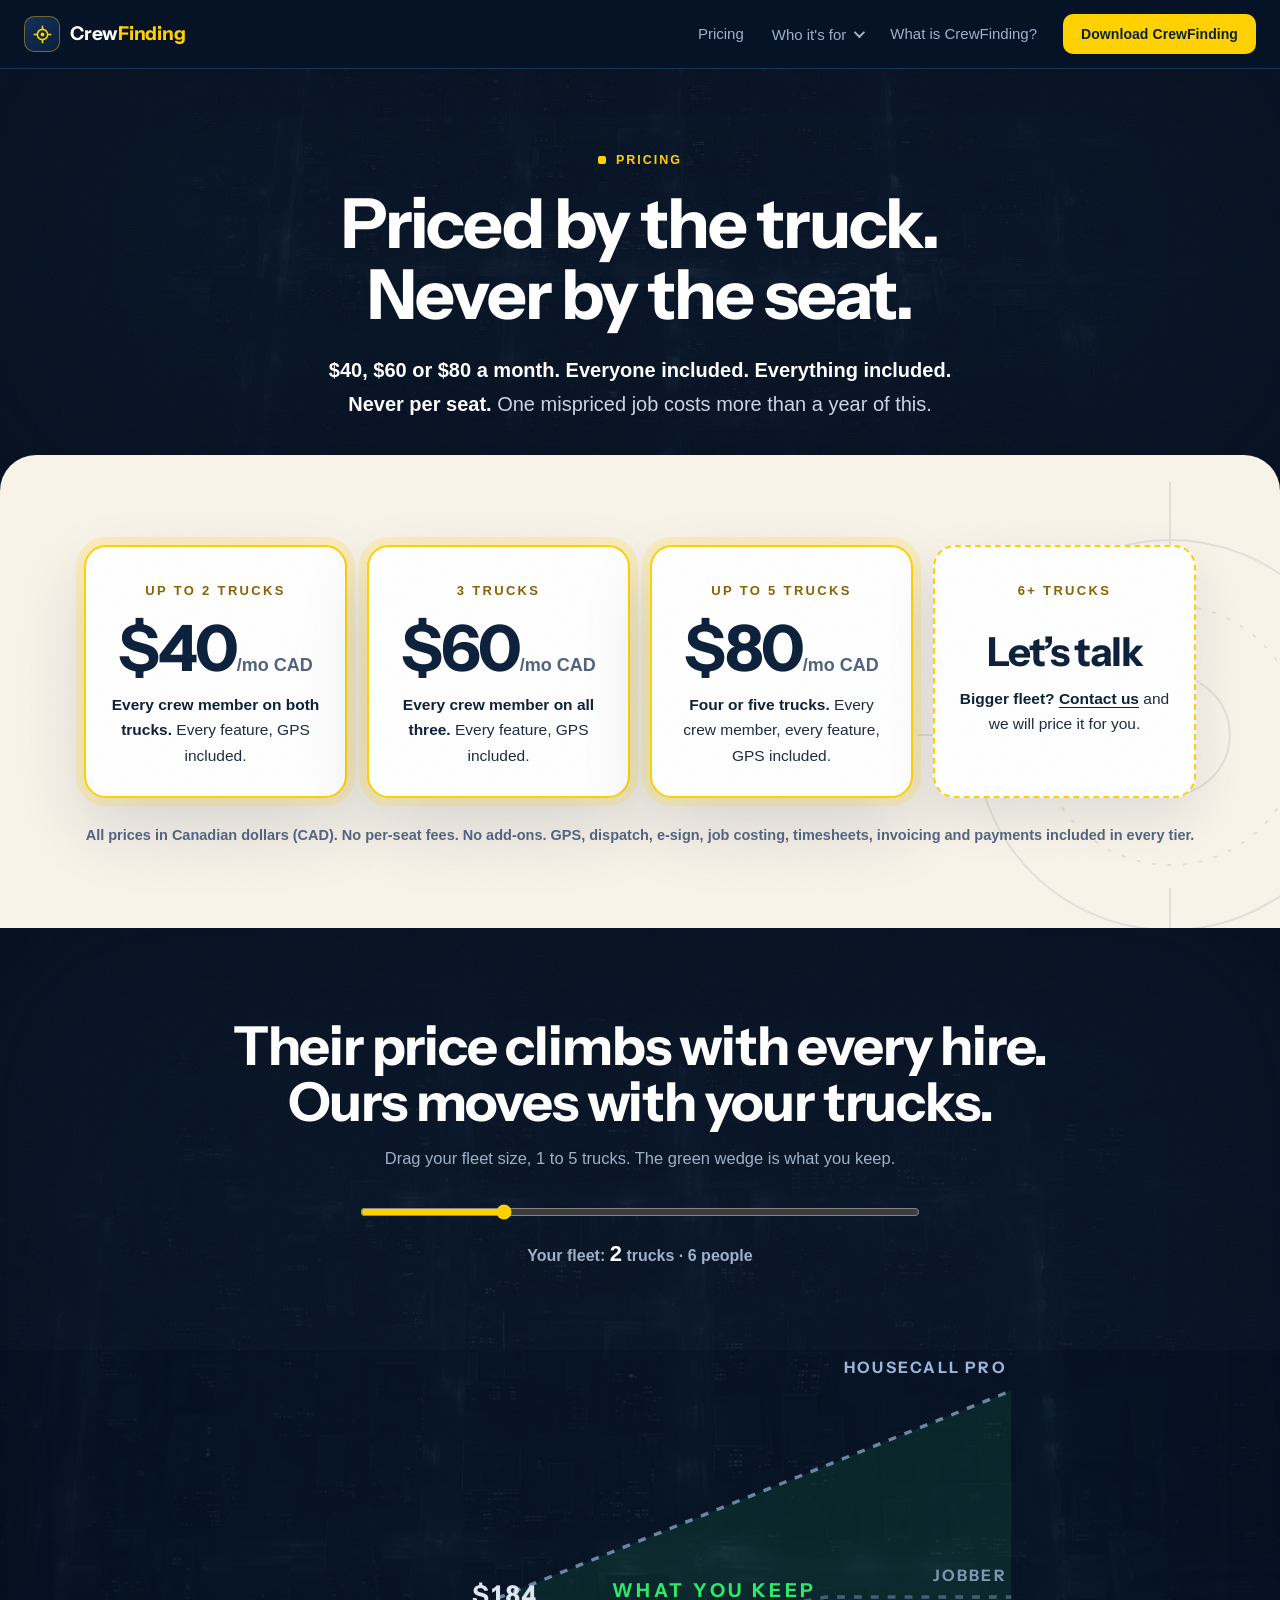
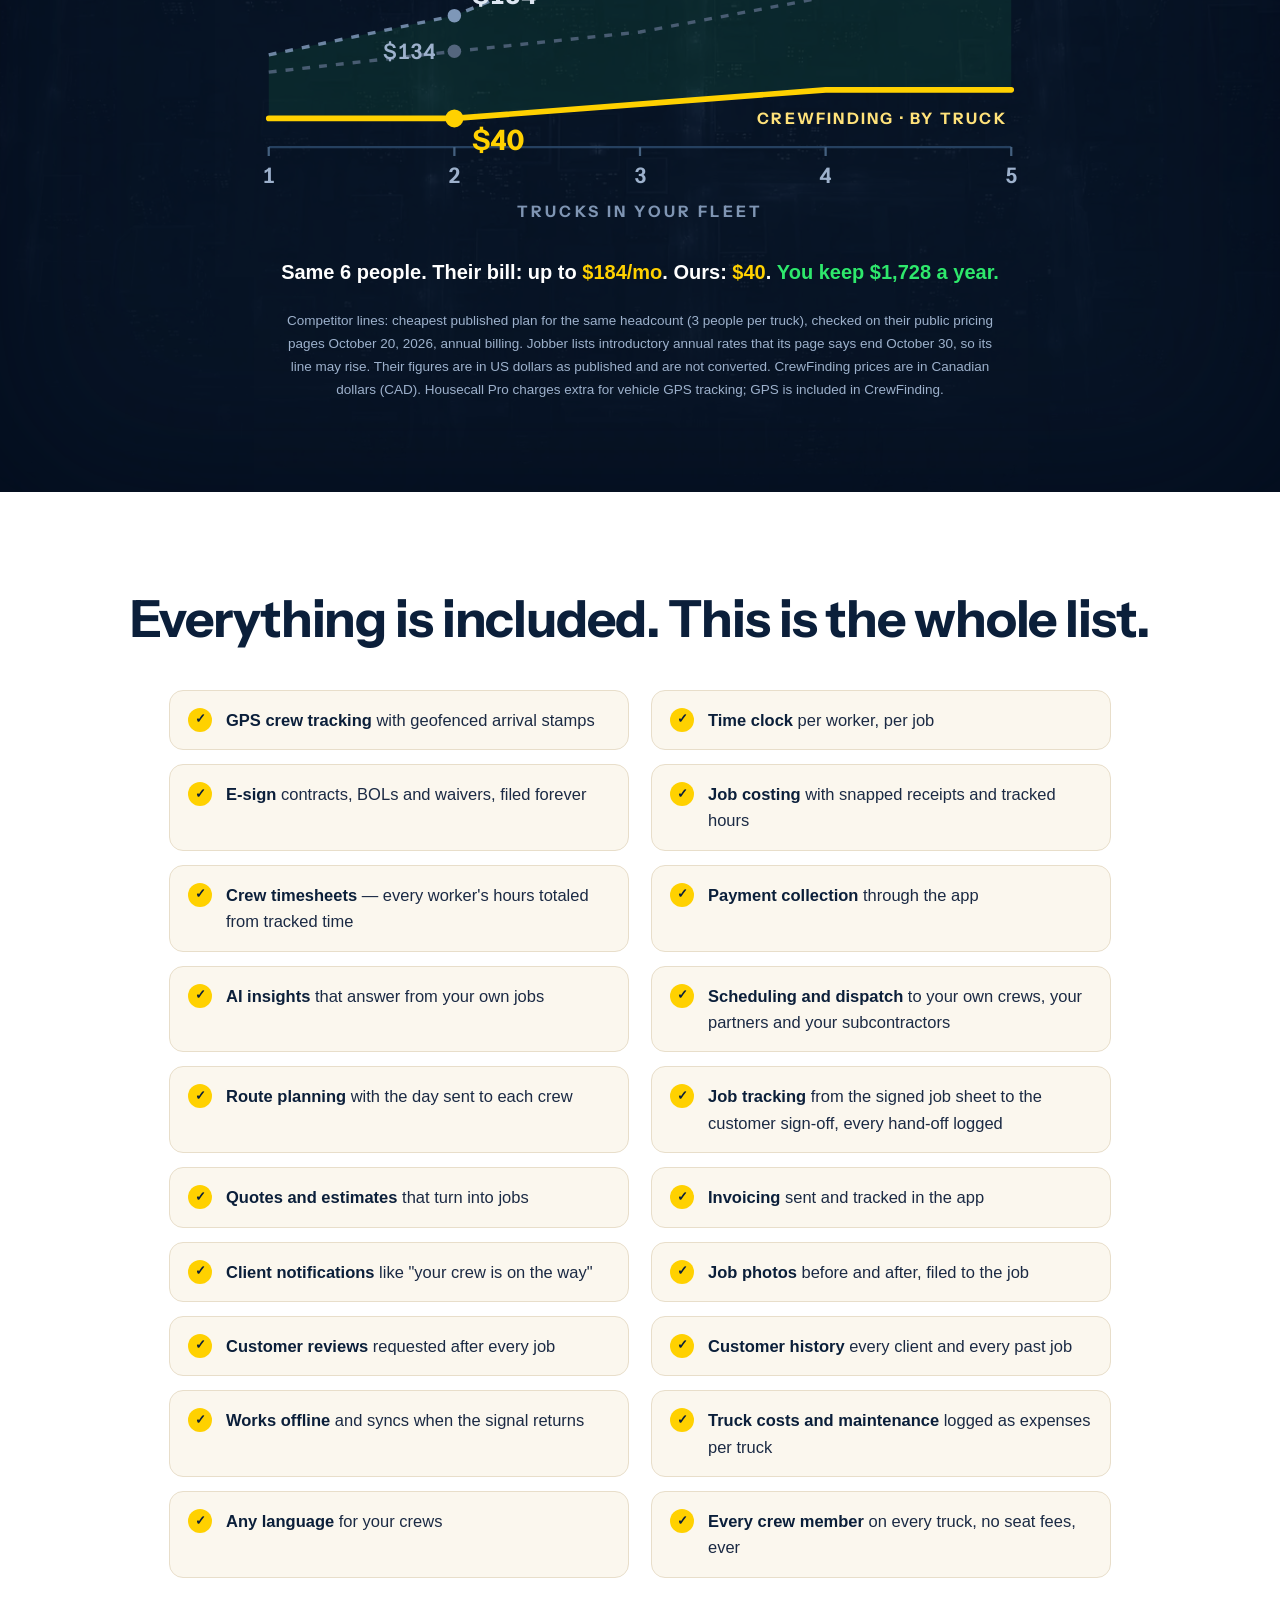
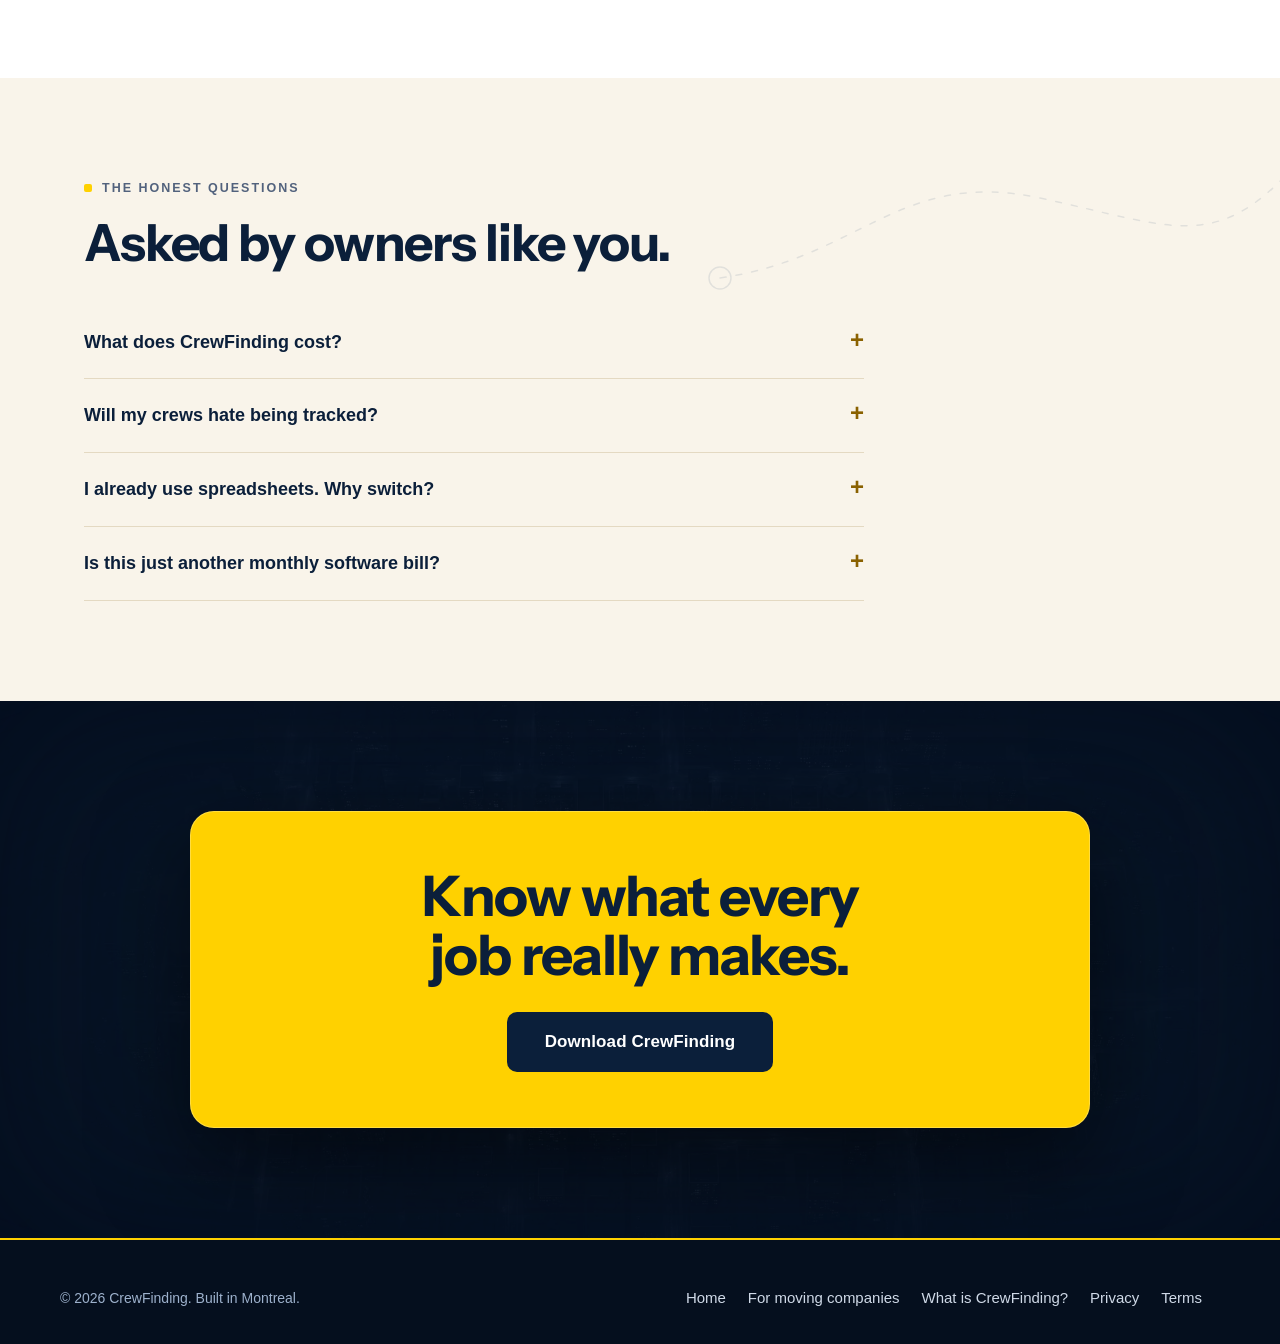
<file: pricing/index.html>
<!DOCTYPE html>
<html lang="en">
<head>
<meta charset="UTF-8">
<meta name="viewport" content="width=device-width, initial-scale=1.0">
<meta name="theme-color" content="#071426">
<title>CrewFinding Pricing | From $40 a Month, Everything Included</title>
<meta name="description" content="CrewFinding is priced by truck: $40 a month for up to 2 trucks, $60 for 3, $80 for up to 5. Everyone included: GPS tracking, e-sign, job costing, crew timesheets and payments. Never per seat.">
<link rel="canonical" href="https://crewfinding.com/pricing/">
<meta property="og:title" content="CrewFinding Pricing: from $40 a month, everything included">
<meta property="og:description" content="Their bill grows with every person you hire. Ours only moves when you add a truck.">
<meta property="og:image" content="https://crewfinding.com/assets/og.png">
<link rel="icon" type="image/svg+xml" href="data:image/svg+xml,%3Csvg xmlns='http://www.w3.org/2000/svg' viewBox='0 0 24 24'%3E%3Crect width='24' height='24' rx='5' fill='%230B1F3A'/%3E%3Ccircle cx='12' cy='12' r='6' fill='none' stroke='%23FFD100' stroke-width='2'/%3E%3Ccircle cx='12' cy='12' r='2.2' fill='%23FFD100'/%3E%3Cpath d='M12 2v3M12 19v3M2 12h3M19 12h3' stroke='%23FFD100' stroke-width='2' stroke-linecap='round'/%3E%3C/svg%3E">
<link rel="preconnect" href="https://fonts.googleapis.com">
<link rel="preconnect" href="https://fonts.gstatic.com" crossorigin>
<link href="https://fonts.googleapis.com/css2?family=Instrument+Sans:wght@500;600;700&display=swap" rel="stylesheet">
<link rel="stylesheet" href="../assets/cf.css">
<script type="application/ld+json">
{
  "@context":"https://schema.org",
  "@type":"FAQPage",
  "mainEntity":[
    {"@type":"Question","name":"What does CrewFinding cost?","acceptedAnswer":{"@type":"Answer","text":"Plans start at $40 a month and are priced by truck: $40 for up to 2 trucks, $60 for 3 trucks and $80 for up to 5 trucks. For more than 5 trucks, contact us. Prices are in Canadian dollars. Everyone on your crews is included and every feature is included. There are no per-seat fees, ever."}},
    {"@type":"Question","name":"Will my crews hate being tracked?","acceptedAnswer":{"@type":"Answer","text":"Transparent hours mean your crew is paid for every minute they work. Good crews prefer it: no more arguing about when the day started or ended."}},
    {"@type":"Question","name":"I already use spreadsheets. Why switch?","acceptedAnswer":{"@type":"Answer","text":"The spreadsheet cannot see the truck arrive, collect the signature at the door, or take the payment. CrewFinding does all three in the field and the spreadsheet work disappears."}},
    {"@type":"Question","name":"Is this just another monthly software bill?","acceptedAnswer":{"@type":"Answer","text":"One mispriced job costs more than a year of CrewFinding. At $40 to $80 a month with everything included, the first job it saves pays for the year."}}
  ]
}
</script>
<style>
.hero{padding:150px 0 70px;text-align:center;overflow:hidden}
.hero h1{font-size:clamp(38px,5.4vw,72px);line-height:1.02;letter-spacing:-.032em;max-width:860px;margin:0 auto}
.hero .sub{color:var(--fg-body);font-size:clamp(17px,2vw,20px);max-width:640px;margin:24px auto 0;line-height:1.7}
.hero .sub strong{color:#fff;font-weight:700}
.hero .eyebrow{justify-content:center}
/* the one plan (ivory) */
.tiers{padding:90px 0 80px;overflow:hidden}
.tiergrid{display:grid;grid-template-columns:repeat(4,minmax(0,1fr));gap:20px;align-items:stretch}
@media(max-width:900px){.tiergrid{grid-template-columns:repeat(2,minmax(0,1fr))}}
@media(max-width:520px){.tiergrid{grid-template-columns:minmax(0,1fr)}}
.tier.tquote .tprice{font-size:40px;margin:30px 0 14px}
.tier.tquote{box-shadow:0 20px 50px rgba(11,31,58,.1);border-style:dashed}
.tier.tquote a{color:var(--fg);font-weight:700;text-decoration:underline;text-underline-offset:3px}
.tier{border:2px solid var(--gold);border-radius:22px;padding:34px 20px 28px;text-align:center;background:#fff;
  box-shadow:0 0 0 8px rgba(255,209,0,.18),0 30px 70px rgba(11,31,58,.14);transition:transform .3s ease-out}
.tier:hover{transform:translateY(-5px)}
.tier .tname{font-weight:700;font-size:13px;letter-spacing:.18em;color:var(--accent)}
.tier .tprice{font-family:var(--disp);font-size:64px;font-weight:700;letter-spacing:-.04em;line-height:1;color:var(--fg);margin:14px 0 6px;font-variant-numeric:normal}
.tier .tprice small{font-family:var(--body);font-size:18px;color:var(--fg-mute);font-weight:600;letter-spacing:0}
.tier .tdesc{color:var(--fg-body);font-size:15.5px;margin-top:12px;line-height:1.65}
.tier .tdesc b{color:var(--fg);font-weight:700}
.tierfine{text-align:center;font-weight:600;font-size:14.5px;color:var(--fg-mute);margin-top:26px}
/* the chart (night) */
.battle{padding:90px 0 90px;text-align:center}
.battle h2{font-size:clamp(30px,4.2vw,54px);max-width:820px;margin:0 auto}
.battle .bsub{font-size:16.5px;color:var(--fg-mute);margin-top:14px}
.sliderwrap{margin:30px auto 4px;width:min(560px,88vw)}
.sliderwrap input[type=range]{width:100%;accent-color:#FFD100;cursor:pointer}
.sliderlab{font-weight:600;font-size:16px;color:var(--fg-mute);margin-top:8px}
.sliderlab b{color:#fff;font-size:22px}
.chartwrap{width:min(900px,94vw);margin:26px auto 0}
.chartwrap svg{width:100%;height:auto;display:block;overflow:visible}
.pdelta{font-weight:600;font-size:clamp(15px,2vw,20px);color:#fff;margin-top:30px}
.pdelta b{color:var(--gold);font-weight:700}
.pdelta .save{color:var(--profit-t);font-weight:700}
.p-fine{font-size:13.5px;color:var(--fg-mute);max-width:760px;margin:22px auto 0;line-height:1.7;padding:0 20px}
/* included (white) */
.included{padding:100px 0}
.included h2{font-size:clamp(30px,4vw,52px);text-align:center}
.incgrid{display:grid;grid-template-columns:repeat(2,minmax(0,460px));gap:14px 22px;justify-content:center;margin-top:44px}
@media(max-width:720px){.incgrid{grid-template-columns:1fr}}
.inc{display:flex;gap:14px;align-items:flex-start;font-size:16.5px;color:var(--fg-body);padding:16px 18px;border:1px solid var(--card-line);border-radius:14px;background:var(--card);transition:transform .25s ease-out,border-color .25s ease-out}
.inc:hover{transform:translateY(-3px);border-color:var(--gold)}
.inc b{color:var(--fg);font-weight:700}
.inc .chk{flex:none;width:24px;height:24px;border-radius:50%;background:var(--gold);color:var(--deep);display:grid;place-items:center;font-size:13px;font-weight:700;margin-top:1px}
/* faq (ivory) */
.faq{padding:100px 0}
.faq h2{font-size:clamp(30px,4vw,52px)}
</style>
</head>
<body>

<div class="grain" aria-hidden="true"></div>

<nav class="always">
  <a class="brand" href="../index.html"><span class="cf" aria-hidden="true"><svg viewBox="0 0 24 24" width="19" height="19"><circle cx="12" cy="12" r="6.5" fill="none" stroke="#FFD100" stroke-width="2"/><circle cx="12" cy="12" r="2.4" fill="#FFD100"/><path d="M12 1.5v3.4M12 19.1v3.4M1.5 12h3.4M19.1 12h3.4" stroke="#FFD100" stroke-width="2" stroke-linecap="round"/></svg></span><span class="wm">Crew<b>Finding</b></span></a>
  <div class="navlinks">
    <a class="plain" href="../pricing/index.html">Pricing</a>
    <div class="navdrop">
      <button class="ndbtn" type="button" aria-haspopup="true">Who it's for <span>▾</span></button>
      <div class="ndmenu">
        <div class="ndcard">
          <a href="../moving/index.html">🚚 Moving companies</a>
          <a href="../trucking-logistics/index.html">🚛 Trucking &amp; logistics</a>
          <a href="../landscaping/index.html">🌿 Landscaping crews</a>
          <a href="../junk-removal/index.html">🗑️ Junk removal</a>
          <span class="ndsoon">MORE TRADES COMING</span>
        </div>
      </div>
    </div>
    <a class="plain" href="../what-is-crewfinding/index.html">What is CrewFinding?</a>
    <a class="btn small" href="#" data-store>Download CrewFinding</a>
  </div>
</nav>

<section class="hero citytex band-night">
  <div class="wrap inner">
    <span class="eyebrow">Pricing</span>
    <h1>Priced by the truck. Never by the seat.</h1>
    <p class="sub"><strong>$40, $60 or $80 a month. Everyone included. Everything included. Never per seat.</strong> One mispriced job costs more than a year of this.</p>
  </div>
</section>

<section class="tiers band-ivory on-light round-top">
  <svg class="motif" style="right:-150px;top:20px;width:520px;height:520px" viewBox="0 0 400 400" fill="none" stroke="currentColor" stroke-width="1.5" aria-hidden="true"><circle cx="200" cy="200" r="150"/><circle cx="200" cy="200" r="100" stroke-dasharray="3 9"/><circle cx="200" cy="200" r="46"/><path d="M200 6v76M200 318v76M6 200h76M318 200h76" stroke-linecap="round"/><circle cx="200" cy="200" r="7" fill="currentColor" stroke="none"/></svg>
  <div class="wrap inner">
    <div class="tiergrid">
      <div class="tier"><div class="tname">UP TO 2 TRUCKS</div><div class="tprice num">$40<small>/mo CAD</small></div><div class="tdesc"><b>Every crew member on both trucks.</b> Every feature, GPS included.</div></div>
      <div class="tier"><div class="tname">3 TRUCKS</div><div class="tprice num">$60<small>/mo CAD</small></div><div class="tdesc"><b>Every crew member on all three.</b> Every feature, GPS included.</div></div>
      <div class="tier"><div class="tname">UP TO 5 TRUCKS</div><div class="tprice num">$80<small>/mo CAD</small></div><div class="tdesc"><b>Four or five trucks.</b> Every crew member, every feature, GPS included.</div></div>
      <div class="tier tquote"><div class="tname">6+ TRUCKS</div><div class="tprice num">Let&rsquo;s talk</div><div class="tdesc"><b>Bigger fleet?</b> <a href="mailto:hello@crewfinding.com">Contact us</a> and we will price it for you.</div></div>
    </div>
    <div class="tierfine">All prices in Canadian dollars (CAD). No per-seat fees. No add-ons. GPS, dispatch, e-sign, job costing, timesheets, invoicing and payments included in every tier.</div>
  </div>
</section>

<section class="battle citytex band-night">
  <div class="wrap inner">
    <h2>Their price climbs with every hire. Ours moves with your trucks.</h2>
    <p class="bsub">Drag your fleet size, 1 to 5 trucks. The green wedge is what you keep.</p>
    <div class="sliderwrap">
      <input type="range" id="fleet" min="1" max="5" step="1" value="2" aria-label="Number of trucks in your fleet">
      <div class="sliderlab num">Your fleet: <b id="fleetn">2</b> <span id="fleetword">trucks</span> · <span id="fleetp">6</span> people</div>
    </div>
    <div class="chartwrap">
      <svg id="pchart" viewBox="0 0 800 470" aria-label="Monthly cost as your fleet grows: competitors climb steeply, CrewFinding steps up with each truck tier"></svg>
    </div>
    <div class="pdelta num" id="pdelta"></div>
    <p class="p-fine">Competitor lines: cheapest published plan for the same headcount (3 people per truck), checked on their public pricing pages October 20, 2026, annual billing. Jobber lists introductory annual rates that its page says end October 30, so its line may rise. Their figures are in US dollars as published and are not converted. CrewFinding prices are in Canadian dollars (CAD). Housecall Pro charges extra for vehicle GPS tracking; GPS is included in CrewFinding.</p>
  </div>
</section>

<section class="included band-white on-light">
  <div class="wrap inner">
    <h2>Everything is included. This is the whole list.</h2>
    <div class="incgrid">
      <div class="inc"><span class="chk">✓</span><span><b>GPS crew tracking</b> with geofenced arrival stamps</span></div>
      <div class="inc"><span class="chk">✓</span><span><b>Time clock</b> per worker, per job</span></div>
      <div class="inc"><span class="chk">✓</span><span><b>E-sign</b> contracts, BOLs and waivers, filed forever</span></div>
      <div class="inc"><span class="chk">✓</span><span><b>Job costing</b> with snapped receipts and tracked hours</span></div>
      <div class="inc"><span class="chk">✓</span><span><b>Crew timesheets</b> — every worker's hours totaled from tracked time</span></div>
      <div class="inc"><span class="chk">✓</span><span><b>Payment collection</b> through the app</span></div>
      <div class="inc"><span class="chk">✓</span><span><b>AI insights</b> that answer from your own jobs</span></div>
      <div class="inc"><span class="chk">✓</span><span><b>Scheduling and dispatch</b> to your own crews, your partners and your subcontractors</span></div>
      <div class="inc"><span class="chk">✓</span><span><b>Route planning</b> with the day sent to each crew</span></div>
      <div class="inc"><span class="chk">✓</span><span><b>Job tracking</b> from the signed job sheet to the customer sign-off, every hand-off logged</span></div>
      <div class="inc"><span class="chk">✓</span><span><b>Quotes and estimates</b> that turn into jobs</span></div>
      <div class="inc"><span class="chk">✓</span><span><b>Invoicing</b> sent and tracked in the app</span></div>
      <div class="inc"><span class="chk">✓</span><span><b>Client notifications</b> like "your crew is on the way"</span></div>
      <div class="inc"><span class="chk">✓</span><span><b>Job photos</b> before and after, filed to the job</span></div>
      <div class="inc"><span class="chk">✓</span><span><b>Customer reviews</b> requested after every job</span></div>
      <div class="inc"><span class="chk">✓</span><span><b>Customer history</b> every client and every past job</span></div>
      <div class="inc"><span class="chk">✓</span><span><b>Works offline</b> and syncs when the signal returns</span></div>
      <div class="inc"><span class="chk">✓</span><span><b>Truck costs and maintenance</b> logged as expenses per truck</span></div>
      <div class="inc"><span class="chk">✓</span><span><b>Any language</b> for your crews</span></div>
      <div class="inc"><span class="chk">✓</span><span><b>Every crew member</b> on every truck, no seat fees, ever</span></div>
    </div>
  </div>
</section>

<section class="faq band-ivory on-light">
  <svg class="motif" style="right:-60px;top:30px;width:640px;height:200px" viewBox="0 0 640 200" fill="none" stroke="currentColor" stroke-width="1.5" aria-hidden="true"><path d="M20 170 C 160 150, 200 60, 340 90 S 520 150, 610 40" stroke-dasharray="6 10" stroke-linecap="round"/><circle cx="20" cy="170" r="11"/><circle cx="610" cy="40" r="8" fill="currentColor" stroke="none"/></svg>
  <div class="wrap inner">
    <span class="eyebrow cool">The honest questions</span>
    <h2>Asked by owners like you.</h2>
    <div class="qa">
      <details><summary>What does CrewFinding cost?</summary><p>Plans start at $40 a month and are priced by truck: $40 for up to 2 trucks, $60 for 3 trucks and $80 for up to 5 trucks. For more than 5 trucks, contact us. Prices are in Canadian dollars. Everyone on your crews is included and every feature is included. There are no per-seat fees, ever.</p></details>
      <details><summary>Will my crews hate being tracked?</summary><p>Transparent hours mean your crew is paid for every minute they work. Good crews prefer it: no more arguing about when the day started or ended.</p></details>
      <details><summary>I already use spreadsheets. Why switch?</summary><p>The spreadsheet cannot see the truck arrive, collect the signature at the door, or take the payment. CrewFinding does all three in the field, and the Sunday-night spreadsheet work disappears.</p></details>
      <details><summary>Is this just another monthly software bill?</summary><p>One mispriced job costs more than a year of CrewFinding. At $40 to $80 a month with everything included, the first job it saves pays for the year.</p></details>
    </div>
  </div>
</section>

<section class="close citytex band-night">
  <div class="inner">
    <div class="cta-card">
    <h2>Know what every job really makes.</h2>
    <a class="btn on-gold" href="#" data-store style="font-size:17px;padding:16px 38px">Download CrewFinding</a>
  </div>
  </div>
</section>

<footer class="slim">
  <div class="frow">
    <span>© 2026 CrewFinding. Built in Montreal.</span>
    <span>
      <a href="../index.html">Home</a>
      <a href="../moving/index.html">For moving companies</a>
      <a href="../what-is-crewfinding/index.html">What is CrewFinding?</a>
      <a href="../privacy/index.html">Privacy</a>
      <a href="../terms/index.html">Terms</a>
    </span>
  </div>
</footer>

<script>
(function(){
"use strict";
var IOS_URL="https://apps.apple.com/app/crewfinding", AND_URL="https://play.google.com/store/apps/details?id=com.crewfinding";
document.querySelectorAll("[data-store]").forEach(function(el){
  el.addEventListener("click",function(e){
    e.preventDefault();
    var ua=navigator.userAgent;
    if(/iPhone|iPad|iPod/i.test(ua)) location.href=IOS_URL;
    else if(/Android/i.test(ua)) location.href=AND_URL;
    else window.scrollTo({top:0,behavior:"smooth"});
  });
});

/* the flat(ish) line vs the climb — CF tiers vs verified per-seat plans */
var NS="http://www.w3.org/2000/svg";
function el(name,attrs,parent){var e=document.createElementNS(NS,name);for(var k in attrs)e.setAttribute(k,attrs[k]);parent.appendChild(e);return e;}
function jbCost(n){return Math.min(n<=1?21:1e9, 70+Math.max(0,n-1)*29, 105+Math.max(0,n-5)*29, 161+Math.max(0,n-10)*29, 210+Math.max(0,n-15)*29);}
function hcCost(n){return Math.min(59+Math.max(0,n-1)*35, 149+Math.max(0,n-5)*35, 299+Math.max(0,n-8)*35);}
function cfCost(t){return t<=2?40:t===3?60:80;}
var MINT=1, MAXT=5, VMAX=520;
function X(t){return 70+(t-MINT)*(660/(MAXT-MINT));}
function Y(v){return 400-(v/VMAX)*330;}
function pts(fn){var a=[];for(var t=MINT;t<=MAXT;t++)a.push([X(t),Y(fn(t))]);return a;}
function poly(a){return a.map(function(p){return p[0].toFixed(1)+","+p[1].toFixed(1);}).join(" ");}

var svg=document.getElementById("pchart");
var fJB=function(t){return jbCost(t*3);}, fHC=function(t){return hcCost(t*3);};
var jb=pts(fJB), hc=pts(fHC), cf=pts(cfCost);

el("polygon",{points:poly(cf)+" "+poly(hc.slice().reverse()),fill:"rgba(46,232,108,.09)"},svg);
el("line",{x1:X(MINT),y1:400,x2:X(MAXT),y2:400,stroke:"#25405F","stroke-width":2},svg);
for(var t=MINT;t<=MAXT;t++){
  el("line",{x1:X(t),y1:400,x2:X(t),y2:408,stroke:"#44607F","stroke-width":2},svg);
  var tx=el("text",{x:X(t),y:432,"text-anchor":"middle",fill:"#9DB1CC",style:"font-family:Instrument Sans,sans-serif;font-weight:600;font-size:19px"},svg);
  tx.textContent=t;
}
var cap=el("text",{x:400,y:462,"text-anchor":"middle",fill:"#7F95B3",style:"font-family:Instrument Sans,sans-serif;font-weight:700;font-size:14px;letter-spacing:.2em"},svg);
cap.textContent="TRUCKS IN YOUR FLEET";
el("polyline",{points:poly(fHC?pts(fHC):hc),fill:"none",stroke:"#7E97B8","stroke-width":3,"stroke-dasharray":"7 8",opacity:.85},svg);
el("polyline",{points:poly(jb),fill:"none",stroke:"#54667E","stroke-width":3,"stroke-dasharray":"7 8",opacity:.85},svg);
el("polyline",{points:poly(cf),fill:"none",stroke:"#FFD100","stroke-width":5,"stroke-linecap":"round"},svg);
var lblHC=el("text",{x:X(5)-4,y:Y(fHC(5))-16,"text-anchor":"end",fill:"#9DB4D4",style:"font-family:Instrument Sans,sans-serif;font-weight:700;font-size:14px;letter-spacing:.14em"},svg);
lblHC.textContent="HOUSECALL PRO";
var lblJB=el("text",{x:X(5)-4,y:Y(fJB(5))-14,"text-anchor":"end",fill:"#7F95B3",style:"font-family:Instrument Sans,sans-serif;font-weight:700;font-size:14px;letter-spacing:.14em"},svg);
lblJB.textContent="JOBBER";
var lblCF=el("text",{x:X(5)-4,y:Y(cfCost(5))+30,"text-anchor":"end",fill:"#FFE27A",style:"font-family:Instrument Sans,sans-serif;font-weight:700;font-size:14px;letter-spacing:.14em"},svg);
lblCF.textContent="CREWFINDING · BY TRUCK";
var wl=el("text",{x:X(3.4),y:Y(210),"text-anchor":"middle",fill:"#2EE86C",style:"font-family:Instrument Sans,sans-serif;font-size:17px;letter-spacing:.18em;font-weight:700"},svg);
wl.textContent="WHAT YOU KEEP";

function mkdot(color,r){return el("circle",{r:r,fill:color},svg);}
var dHC=mkdot("#7E97B8",6), dJB=mkdot("#54667E",6), dCF=mkdot("#FFD100",8);
var vHC=el("text",{fill:"#DCE5F0",style:"font-family:Instrument Sans,sans-serif;font-size:23px;font-weight:700"},svg);
var vJB=el("text",{fill:"#9DB1CC",style:"font-family:Instrument Sans,sans-serif;font-weight:600;font-size:19px"},svg);
var vCF=el("text",{fill:"#FFD100",style:"font-family:Instrument Sans,sans-serif;font-size:25px;font-weight:700"},svg);

var fleetEl=document.getElementById("fleet"), fnEl=document.getElementById("fleetn"),
    fwEl=document.getElementById("fleetword"), fpEl=document.getElementById("fleetp"),
    pdelta=document.getElementById("pdelta");
function setFleet(t){
  var n=t*3, them=hcCost(n), jbv=jbCost(n), cfv=cfCost(t);
  fnEl.textContent=t; fwEl.textContent=t>1?"trucks":"truck"; fpEl.textContent=n;
  var xx=X(t);
  dHC.setAttribute("cx",xx); dHC.setAttribute("cy",Y(them));
  dJB.setAttribute("cx",xx); dJB.setAttribute("cy",Y(jbv));
  dCF.setAttribute("cx",xx); dCF.setAttribute("cy",Y(cfv));
  /* labels split left/right of the dots so they never stack at small fleets */
  var flip = t>3, dr = flip?-16:16, aR = flip?"end":"start", aL = flip?"start":"end";
  vHC.setAttribute("text-anchor",aR); vHC.setAttribute("x",xx+dr); vHC.setAttribute("y",Y(them)-10);
  vHC.textContent="$"+them.toLocaleString("en-US");
  vJB.setAttribute("text-anchor",aL); vJB.setAttribute("x",xx-dr); vJB.setAttribute("y",Y(jbv)+7);
  vJB.textContent="$"+jbv.toLocaleString("en-US");
  vCF.setAttribute("text-anchor",aR); vCF.setAttribute("x",xx+dr); vCF.setAttribute("y",Y(cfv)+28);
  vCF.textContent="$"+cfv;
  pdelta.innerHTML="Same "+n+" people. Their bill: up to <b>$"+them.toLocaleString("en-US")+"/mo</b>. Ours: <b>$"+cfv+"</b>. <span class=\"save\">You keep $"+((them-cfv)*12).toLocaleString("en-US")+" a year.</span>";
}
fleetEl.addEventListener("input",function(){setFleet(+fleetEl.value);});
setFleet(2);
})();
</script>
</body>
</html>
</file>
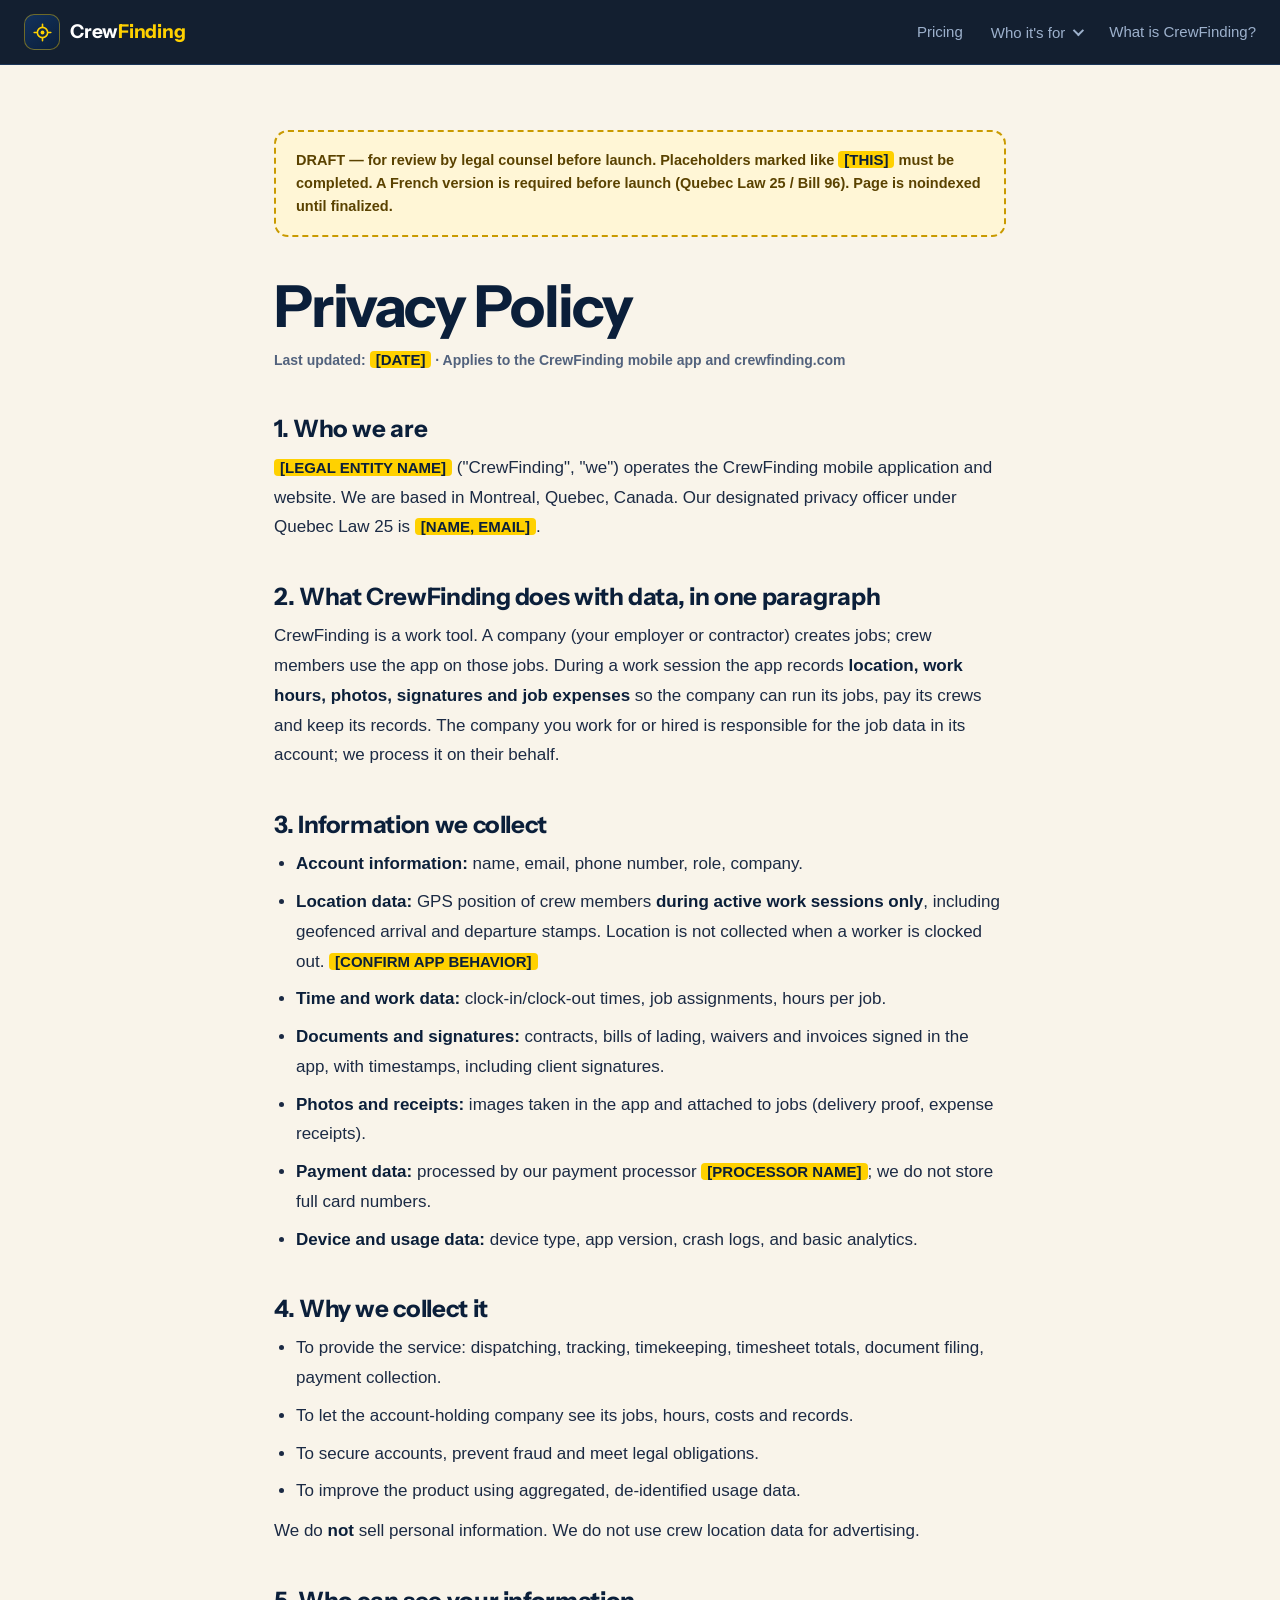
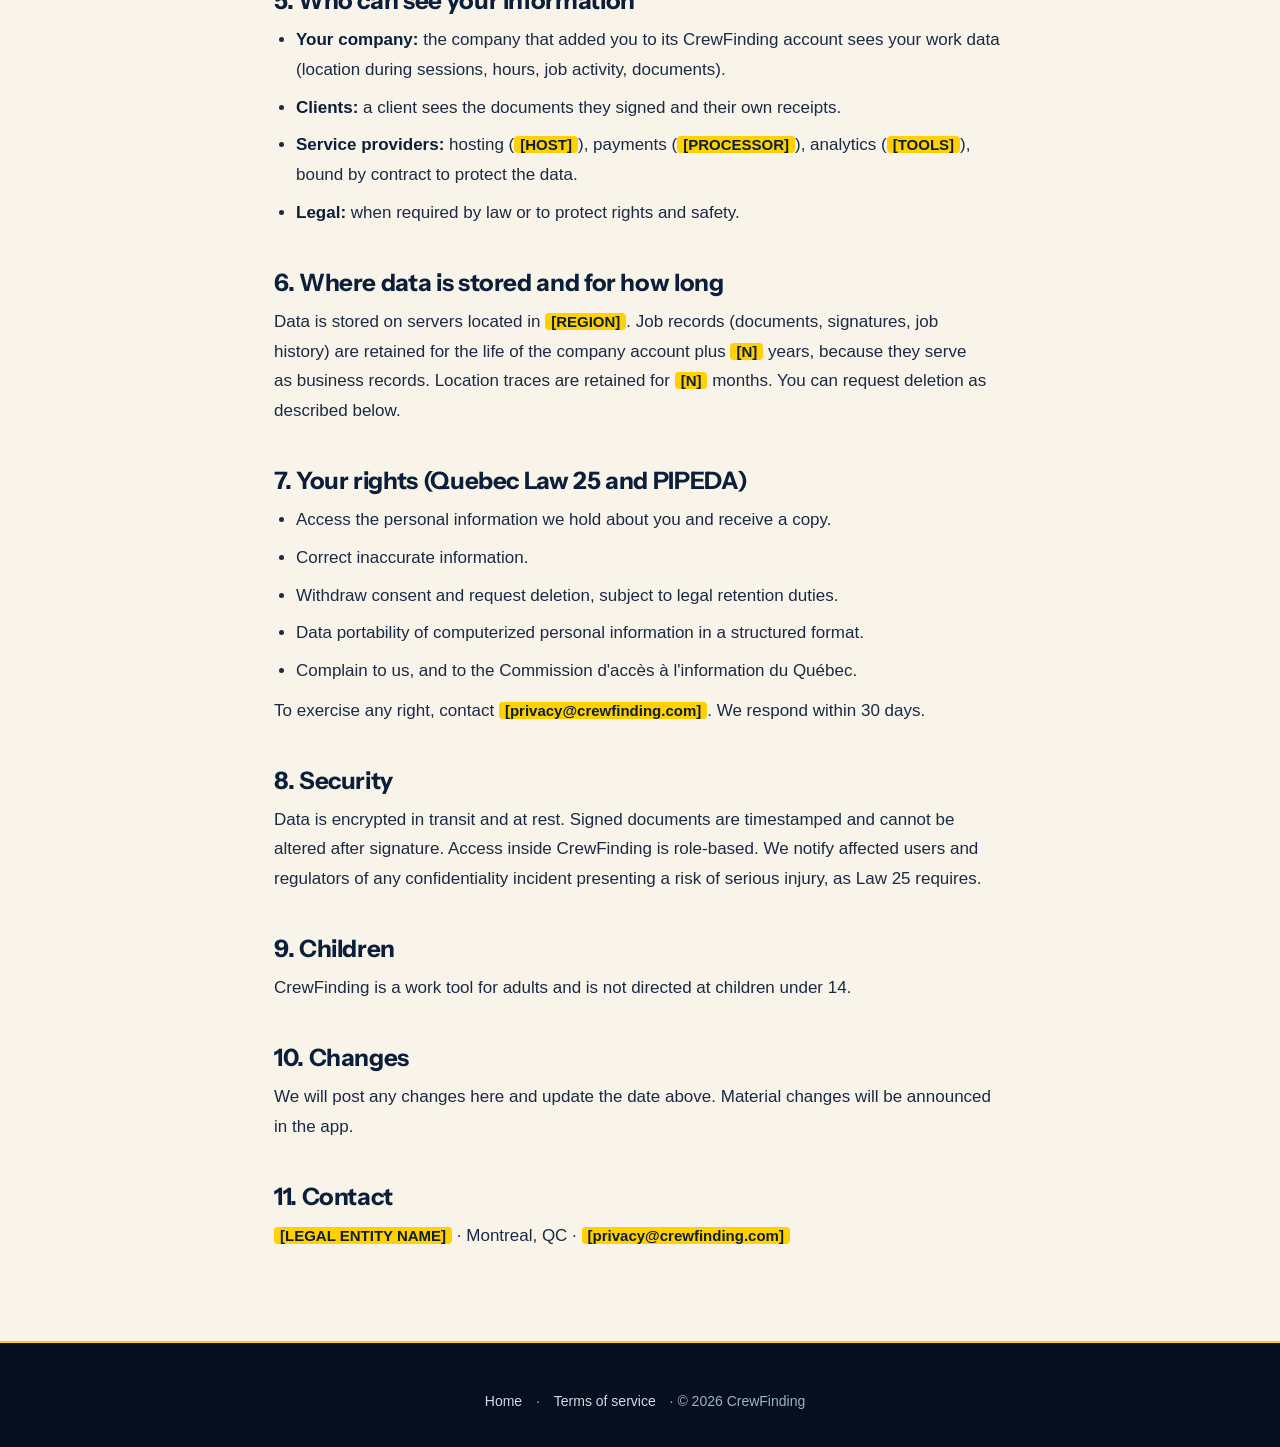
<file: privacy/index.html>
<!DOCTYPE html>
<html lang="en">
<head>
<meta charset="UTF-8">
<meta name="viewport" content="width=device-width, initial-scale=1.0">
<meta name="theme-color" content="#071426">
<title>Privacy Policy | CrewFinding</title>
<meta name="description" content="CrewFinding privacy policy: what data the app collects, why, who sees it, and your rights under Quebec Law 25 and PIPEDA.">
<meta name="robots" content="noindex">
<link rel="canonical" href="https://crewfinding.com/privacy/">
<link rel="icon" type="image/svg+xml" href="data:image/svg+xml,%3Csvg xmlns='http://www.w3.org/2000/svg' viewBox='0 0 24 24'%3E%3Crect width='24' height='24' rx='5' fill='%230B1F3A'/%3E%3Ccircle cx='12' cy='12' r='6' fill='none' stroke='%23FFD100' stroke-width='2'/%3E%3Ccircle cx='12' cy='12' r='2.2' fill='%23FFD100'/%3E%3Cpath d='M12 2v3M12 19v3M2 12h3M19 12h3' stroke='%23FFD100' stroke-width='2' stroke-linecap='round'/%3E%3C/svg%3E">
<link rel="preconnect" href="https://fonts.googleapis.com">
<link rel="preconnect" href="https://fonts.gstatic.com" crossorigin>
<link href="https://fonts.googleapis.com/css2?family=Instrument+Sans:wght@500;600;700&display=swap" rel="stylesheet">
<link rel="stylesheet" href="../assets/cf.css">
<style>
body{background:var(--ivory);color:var(--fg-body);font-size:17px;line-height:1.75}
.legal{--fg:#0B1F3A;--fg-body:#1B2A44;--fg-mute:#52627D;--accent:#8A6100;color:var(--fg-body)}
.wrap{max-width:780px;margin:0 auto;padding:130px 24px 90px}
a{color:var(--accent)}
.draft{border:2px dashed #C99A00;border-radius:14px;padding:16px 20px;margin-bottom:40px;font-weight:600;font-size:14.5px;color:#5A4200;line-height:1.6;background:#FFF6D6}
h1{font-size:clamp(36px,5vw,58px);margin-bottom:10px;letter-spacing:-.03em}
.updated{font-weight:600;font-size:14px;color:var(--fg-mute);margin-bottom:36px}
h2{font-size:24px;margin:42px 0 12px;letter-spacing:-.015em}
p,li{color:var(--fg-body)}
ul{padding-left:22px;margin:10px 0}
li{margin:8px 0}
b{color:var(--fg);font-weight:700}
.ph{background:var(--gold);border-radius:4px;padding:0 6px;font-weight:700;font-size:15px;color:var(--deep)}
.legalfoot{text-align:center;color:#9DB1CC;font-size:14px}
.legalfoot a{color:#CFD9E7;text-decoration:none;margin:0 10px}
</style>
</head>
<body>
<nav class="always">
  <a class="brand" href="../index.html"><span class="cf" aria-hidden="true"><svg viewBox="0 0 24 24" width="19" height="19"><circle cx="12" cy="12" r="6.5" fill="none" stroke="#FFD100" stroke-width="2"/><circle cx="12" cy="12" r="2.4" fill="#FFD100"/><path d="M12 1.5v3.4M12 19.1v3.4M1.5 12h3.4M19.1 12h3.4" stroke="#FFD100" stroke-width="2" stroke-linecap="round"/></svg></span><span class="wm">Crew<b>Finding</b></span></a>
  <div class="navlinks">
    <a class="plain" href="../pricing/index.html">Pricing</a>
    <div class="navdrop">
      <button class="ndbtn" type="button" aria-haspopup="true">Who it's for <span>▾</span></button>
      <div class="ndmenu">
        <div class="ndcard">
          <a href="../moving/index.html">🚚 Moving companies</a>
          <a href="../trucking-logistics/index.html">🚛 Trucking &amp; logistics</a>
          <a href="../landscaping/index.html">🌿 Landscaping crews</a>
          <a href="../junk-removal/index.html">🗑️ Junk removal</a>
          <span class="ndsoon">MORE TRADES COMING</span>
        </div>
      </div>
    </div>
    <a class="plain" href="../what-is-crewfinding/index.html">What is CrewFinding?</a>
  </div>
</nav>
<main class="wrap legal">
  <div class="draft">DRAFT — for review by legal counsel before launch. Placeholders marked like <span class="ph">[THIS]</span> must be completed. A French version is required before launch (Quebec Law 25 / Bill 96). Page is noindexed until finalized.</div>

  <h1>Privacy Policy</h1>
  <div class="updated">Last updated: <span class="ph">[DATE]</span> · Applies to the CrewFinding mobile app and crewfinding.com</div>

  <h2>1. Who we are</h2>
  <p><span class="ph">[LEGAL ENTITY NAME]</span> ("CrewFinding", "we") operates the CrewFinding mobile application and website. We are based in Montreal, Quebec, Canada. Our designated privacy officer under Quebec Law 25 is <span class="ph">[NAME, EMAIL]</span>.</p>

  <h2>2. What CrewFinding does with data, in one paragraph</h2>
  <p>CrewFinding is a work tool. A company (your employer or contractor) creates jobs; crew members use the app on those jobs. During a work session the app records <b>location, work hours, photos, signatures and job expenses</b> so the company can run its jobs, pay its crews and keep its records. The company you work for or hired is responsible for the job data in its account; we process it on their behalf.</p>

  <h2>3. Information we collect</h2>
  <ul>
    <li><b>Account information:</b> name, email, phone number, role, company.</li>
    <li><b>Location data:</b> GPS position of crew members <b>during active work sessions only</b>, including geofenced arrival and departure stamps. Location is not collected when a worker is clocked out. <span class="ph">[CONFIRM APP BEHAVIOR]</span></li>
    <li><b>Time and work data:</b> clock-in/clock-out times, job assignments, hours per job.</li>
    <li><b>Documents and signatures:</b> contracts, bills of lading, waivers and invoices signed in the app, with timestamps, including client signatures.</li>
    <li><b>Photos and receipts:</b> images taken in the app and attached to jobs (delivery proof, expense receipts).</li>
    <li><b>Payment data:</b> processed by our payment processor <span class="ph">[PROCESSOR NAME]</span>; we do not store full card numbers.</li>
    <li><b>Device and usage data:</b> device type, app version, crash logs, and basic analytics.</li>
  </ul>

  <h2>4. Why we collect it</h2>
  <ul>
    <li>To provide the service: dispatching, tracking, timekeeping, timesheet totals, document filing, payment collection.</li>
    <li>To let the account-holding company see its jobs, hours, costs and records.</li>
    <li>To secure accounts, prevent fraud and meet legal obligations.</li>
    <li>To improve the product using aggregated, de-identified usage data.</li>
  </ul>
  <p>We do <b>not</b> sell personal information. We do not use crew location data for advertising.</p>

  <h2>5. Who can see your information</h2>
  <ul>
    <li><b>Your company:</b> the company that added you to its CrewFinding account sees your work data (location during sessions, hours, job activity, documents).</li>
    <li><b>Clients:</b> a client sees the documents they signed and their own receipts.</li>
    <li><b>Service providers:</b> hosting (<span class="ph">[HOST]</span>), payments (<span class="ph">[PROCESSOR]</span>), analytics (<span class="ph">[TOOLS]</span>), bound by contract to protect the data.</li>
    <li><b>Legal:</b> when required by law or to protect rights and safety.</li>
  </ul>

  <h2>6. Where data is stored and for how long</h2>
  <p>Data is stored on servers located in <span class="ph">[REGION]</span>. Job records (documents, signatures, job history) are retained for the life of the company account plus <span class="ph">[N]</span> years, because they serve as business records. Location traces are retained for <span class="ph">[N]</span> months. You can request deletion as described below.</p>

  <h2>7. Your rights (Quebec Law 25 and PIPEDA)</h2>
  <ul>
    <li>Access the personal information we hold about you and receive a copy.</li>
    <li>Correct inaccurate information.</li>
    <li>Withdraw consent and request deletion, subject to legal retention duties.</li>
    <li>Data portability of computerized personal information in a structured format.</li>
    <li>Complain to us, and to the Commission d'accès à l'information du Québec.</li>
  </ul>
  <p>To exercise any right, contact <span class="ph">[privacy@crewfinding.com]</span>. We respond within 30 days.</p>

  <h2>8. Security</h2>
  <p>Data is encrypted in transit and at rest. Signed documents are timestamped and cannot be altered after signature. Access inside CrewFinding is role-based. We notify affected users and regulators of any confidentiality incident presenting a risk of serious injury, as Law 25 requires.</p>

  <h2>9. Children</h2>
  <p>CrewFinding is a work tool for adults and is not directed at children under 14.</p>

  <h2>10. Changes</h2>
  <p>We will post any changes here and update the date above. Material changes will be announced in the app.</p>

  <h2>11. Contact</h2>
  <p><span class="ph">[LEGAL ENTITY NAME]</span> · Montreal, QC · <span class="ph">[privacy@crewfinding.com]</span></p>
</main>
<footer class="slim legalfoot">
  <a href="../index.html">Home</a> · <a href="../terms/index.html">Terms of service</a> · © 2026 CrewFinding
</footer>
</body>
</html>
</file>
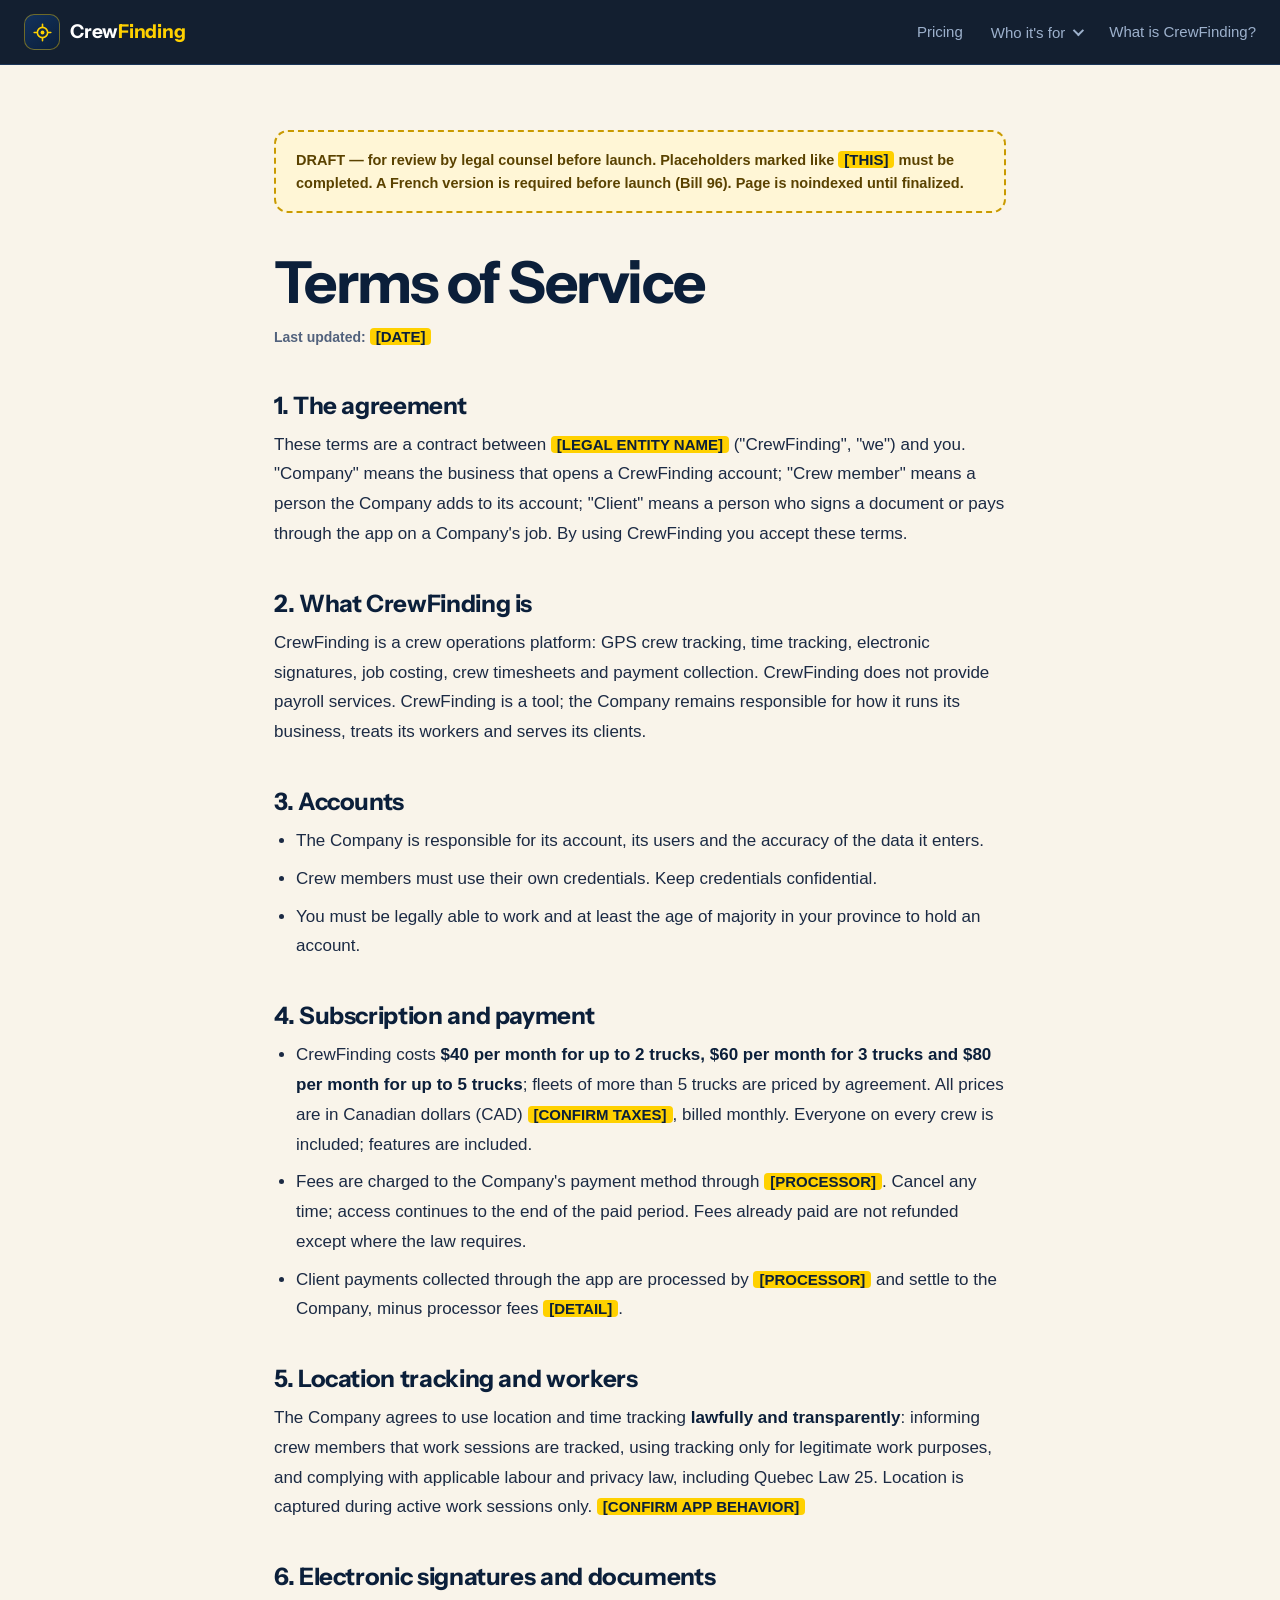
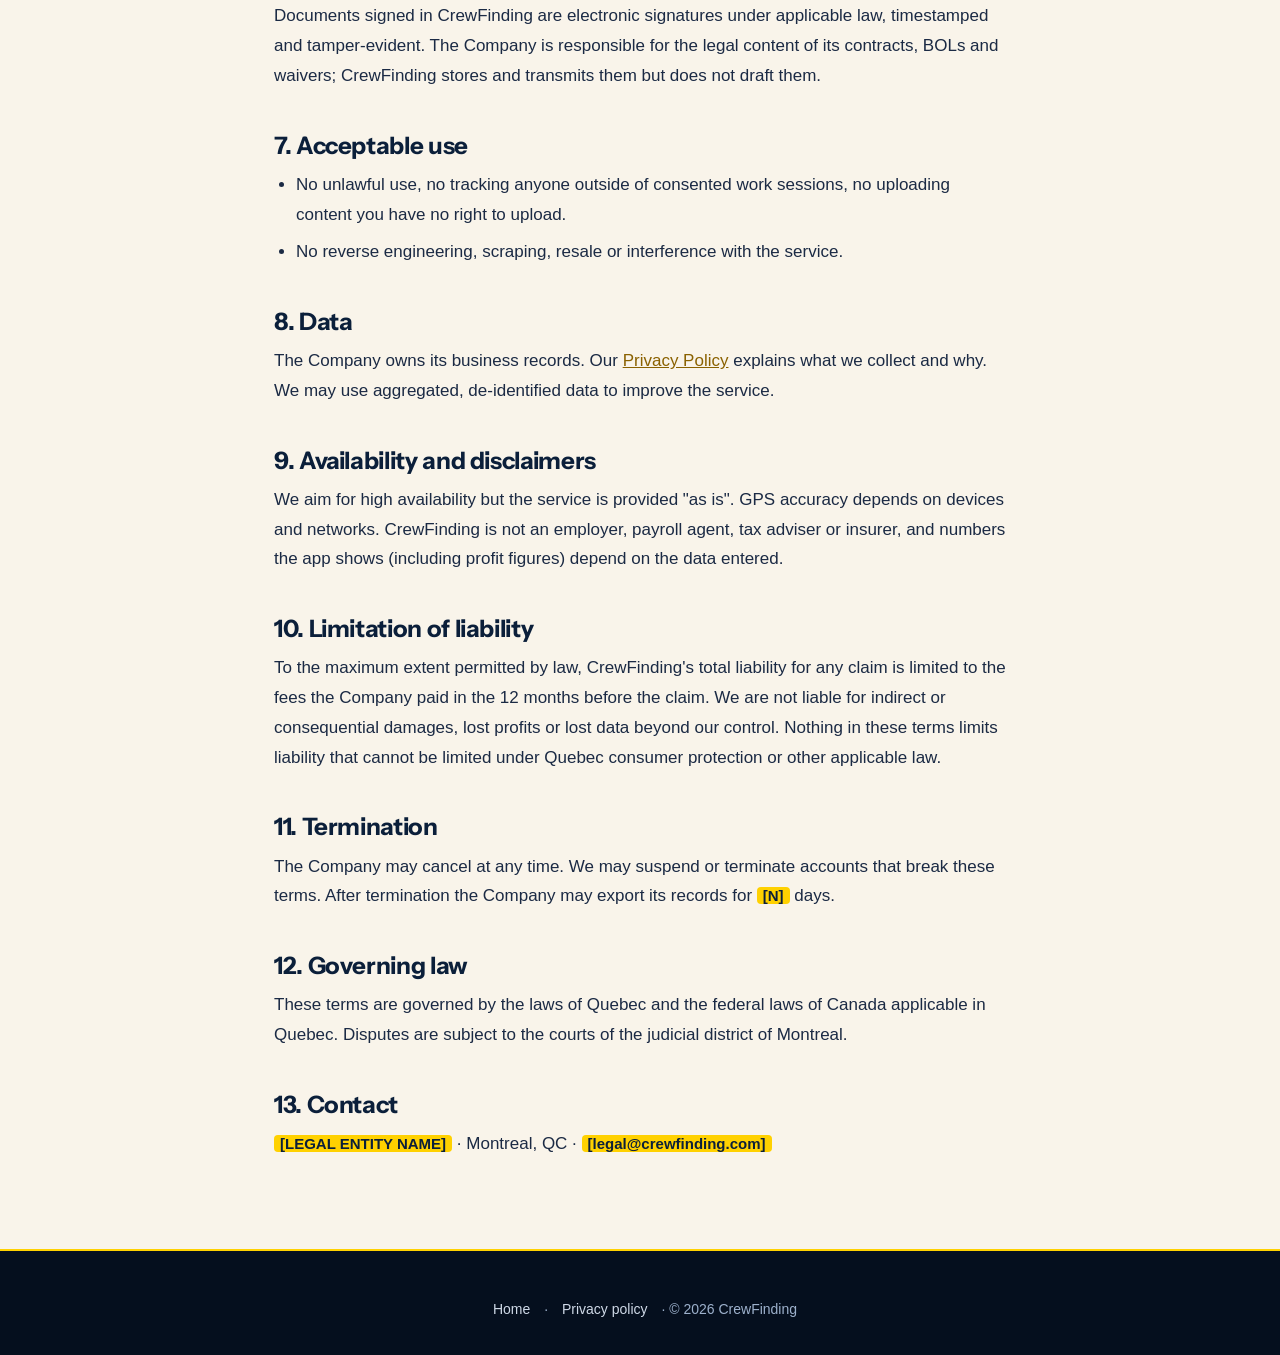
<file: terms/index.html>
<!DOCTYPE html>
<html lang="en">
<head>
<meta charset="UTF-8">
<meta name="viewport" content="width=device-width, initial-scale=1.0">
<meta name="theme-color" content="#071426">
<title>Terms of Service | CrewFinding</title>
<meta name="description" content="CrewFinding terms of service: accounts, subscriptions, acceptable use, and responsibilities for companies and crew members.">
<meta name="robots" content="noindex">
<link rel="canonical" href="https://crewfinding.com/terms/">
<link rel="icon" type="image/svg+xml" href="data:image/svg+xml,%3Csvg xmlns='http://www.w3.org/2000/svg' viewBox='0 0 24 24'%3E%3Crect width='24' height='24' rx='5' fill='%230B1F3A'/%3E%3Ccircle cx='12' cy='12' r='6' fill='none' stroke='%23FFD100' stroke-width='2'/%3E%3Ccircle cx='12' cy='12' r='2.2' fill='%23FFD100'/%3E%3Cpath d='M12 2v3M12 19v3M2 12h3M19 12h3' stroke='%23FFD100' stroke-width='2' stroke-linecap='round'/%3E%3C/svg%3E">
<link rel="preconnect" href="https://fonts.googleapis.com">
<link rel="preconnect" href="https://fonts.gstatic.com" crossorigin>
<link href="https://fonts.googleapis.com/css2?family=Instrument+Sans:wght@500;600;700&display=swap" rel="stylesheet">
<link rel="stylesheet" href="../assets/cf.css">
<style>
body{background:var(--ivory);color:var(--fg-body);font-size:17px;line-height:1.75}
.legal{--fg:#0B1F3A;--fg-body:#1B2A44;--fg-mute:#52627D;--accent:#8A6100;color:var(--fg-body)}
.wrap{max-width:780px;margin:0 auto;padding:130px 24px 90px}
a{color:var(--accent)}
.draft{border:2px dashed #C99A00;border-radius:14px;padding:16px 20px;margin-bottom:40px;font-weight:600;font-size:14.5px;color:#5A4200;line-height:1.6;background:#FFF6D6}
h1{font-size:clamp(36px,5vw,58px);margin-bottom:10px;letter-spacing:-.03em}
.updated{font-weight:600;font-size:14px;color:var(--fg-mute);margin-bottom:36px}
h2{font-size:24px;margin:42px 0 12px;letter-spacing:-.015em}
p,li{color:var(--fg-body)}
ul{padding-left:22px;margin:10px 0}
li{margin:8px 0}
b{color:var(--fg);font-weight:700}
.ph{background:var(--gold);border-radius:4px;padding:0 6px;font-weight:700;font-size:15px;color:var(--deep)}
.legalfoot{text-align:center;color:#9DB1CC;font-size:14px}
.legalfoot a{color:#CFD9E7;text-decoration:none;margin:0 10px}
</style>
</head>
<body>
<nav class="always">
  <a class="brand" href="../index.html"><span class="cf" aria-hidden="true"><svg viewBox="0 0 24 24" width="19" height="19"><circle cx="12" cy="12" r="6.5" fill="none" stroke="#FFD100" stroke-width="2"/><circle cx="12" cy="12" r="2.4" fill="#FFD100"/><path d="M12 1.5v3.4M12 19.1v3.4M1.5 12h3.4M19.1 12h3.4" stroke="#FFD100" stroke-width="2" stroke-linecap="round"/></svg></span><span class="wm">Crew<b>Finding</b></span></a>
  <div class="navlinks">
    <a class="plain" href="../pricing/index.html">Pricing</a>
    <div class="navdrop">
      <button class="ndbtn" type="button" aria-haspopup="true">Who it's for <span>▾</span></button>
      <div class="ndmenu">
        <div class="ndcard">
          <a href="../moving/index.html">🚚 Moving companies</a>
          <a href="../trucking-logistics/index.html">🚛 Trucking &amp; logistics</a>
          <a href="../landscaping/index.html">🌿 Landscaping crews</a>
          <a href="../junk-removal/index.html">🗑️ Junk removal</a>
          <span class="ndsoon">MORE TRADES COMING</span>
        </div>
      </div>
    </div>
    <a class="plain" href="../what-is-crewfinding/index.html">What is CrewFinding?</a>
  </div>
</nav>
<main class="wrap legal">
  <div class="draft">DRAFT — for review by legal counsel before launch. Placeholders marked like <span class="ph">[THIS]</span> must be completed. A French version is required before launch (Bill 96). Page is noindexed until finalized.</div>

  <h1>Terms of Service</h1>
  <div class="updated">Last updated: <span class="ph">[DATE]</span></div>

  <h2>1. The agreement</h2>
  <p>These terms are a contract between <span class="ph">[LEGAL ENTITY NAME]</span> ("CrewFinding", "we") and you. "Company" means the business that opens a CrewFinding account; "Crew member" means a person the Company adds to its account; "Client" means a person who signs a document or pays through the app on a Company's job. By using CrewFinding you accept these terms.</p>

  <h2>2. What CrewFinding is</h2>
  <p>CrewFinding is a crew operations platform: GPS crew tracking, time tracking, electronic signatures, job costing, crew timesheets and payment collection. CrewFinding does not provide payroll services. CrewFinding is a tool; the Company remains responsible for how it runs its business, treats its workers and serves its clients.</p>

  <h2>3. Accounts</h2>
  <ul>
    <li>The Company is responsible for its account, its users and the accuracy of the data it enters.</li>
    <li>Crew members must use their own credentials. Keep credentials confidential.</li>
    <li>You must be legally able to work and at least the age of majority in your province to hold an account.</li>
  </ul>

  <h2>4. Subscription and payment</h2>
  <ul>
    <li>CrewFinding costs <b>$40 per month for up to 2 trucks, $60 per month for 3 trucks and $80 per month for up to 5 trucks</b>; fleets of more than 5 trucks are priced by agreement. All prices are in Canadian dollars (CAD) <span class="ph">[CONFIRM TAXES]</span>, billed monthly. Everyone on every crew is included; features are included.</li>
    <li>Fees are charged to the Company's payment method through <span class="ph">[PROCESSOR]</span>. Cancel any time; access continues to the end of the paid period. Fees already paid are not refunded except where the law requires.</li>
    <li>Client payments collected through the app are processed by <span class="ph">[PROCESSOR]</span> and settle to the Company, minus processor fees <span class="ph">[DETAIL]</span>.</li>
  </ul>

  <h2>5. Location tracking and workers</h2>
  <p>The Company agrees to use location and time tracking <b>lawfully and transparently</b>: informing crew members that work sessions are tracked, using tracking only for legitimate work purposes, and complying with applicable labour and privacy law, including Quebec Law 25. Location is captured during active work sessions only. <span class="ph">[CONFIRM APP BEHAVIOR]</span></p>

  <h2>6. Electronic signatures and documents</h2>
  <p>Documents signed in CrewFinding are electronic signatures under applicable law, timestamped and tamper-evident. The Company is responsible for the legal content of its contracts, BOLs and waivers; CrewFinding stores and transmits them but does not draft them.</p>

  <h2>7. Acceptable use</h2>
  <ul>
    <li>No unlawful use, no tracking anyone outside of consented work sessions, no uploading content you have no right to upload.</li>
    <li>No reverse engineering, scraping, resale or interference with the service.</li>
  </ul>

  <h2>8. Data</h2>
  <p>The Company owns its business records. Our <a href="../privacy/index.html">Privacy Policy</a> explains what we collect and why. We may use aggregated, de-identified data to improve the service.</p>

  <h2>9. Availability and disclaimers</h2>
  <p>We aim for high availability but the service is provided "as is". GPS accuracy depends on devices and networks. CrewFinding is not an employer, payroll agent, tax adviser or insurer, and numbers the app shows (including profit figures) depend on the data entered.</p>

  <h2>10. Limitation of liability</h2>
  <p>To the maximum extent permitted by law, CrewFinding's total liability for any claim is limited to the fees the Company paid in the 12 months before the claim. We are not liable for indirect or consequential damages, lost profits or lost data beyond our control. Nothing in these terms limits liability that cannot be limited under Quebec consumer protection or other applicable law.</p>

  <h2>11. Termination</h2>
  <p>The Company may cancel at any time. We may suspend or terminate accounts that break these terms. After termination the Company may export its records for <span class="ph">[N]</span> days.</p>

  <h2>12. Governing law</h2>
  <p>These terms are governed by the laws of Quebec and the federal laws of Canada applicable in Quebec. Disputes are subject to the courts of the judicial district of Montreal.</p>

  <h2>13. Contact</h2>
  <p><span class="ph">[LEGAL ENTITY NAME]</span> · Montreal, QC · <span class="ph">[legal@crewfinding.com]</span></p>
</main>
<footer class="slim legalfoot">
  <a href="../index.html">Home</a> · <a href="../privacy/index.html">Privacy policy</a> · © 2026 CrewFinding
</footer>
</body>
</html>
</file>
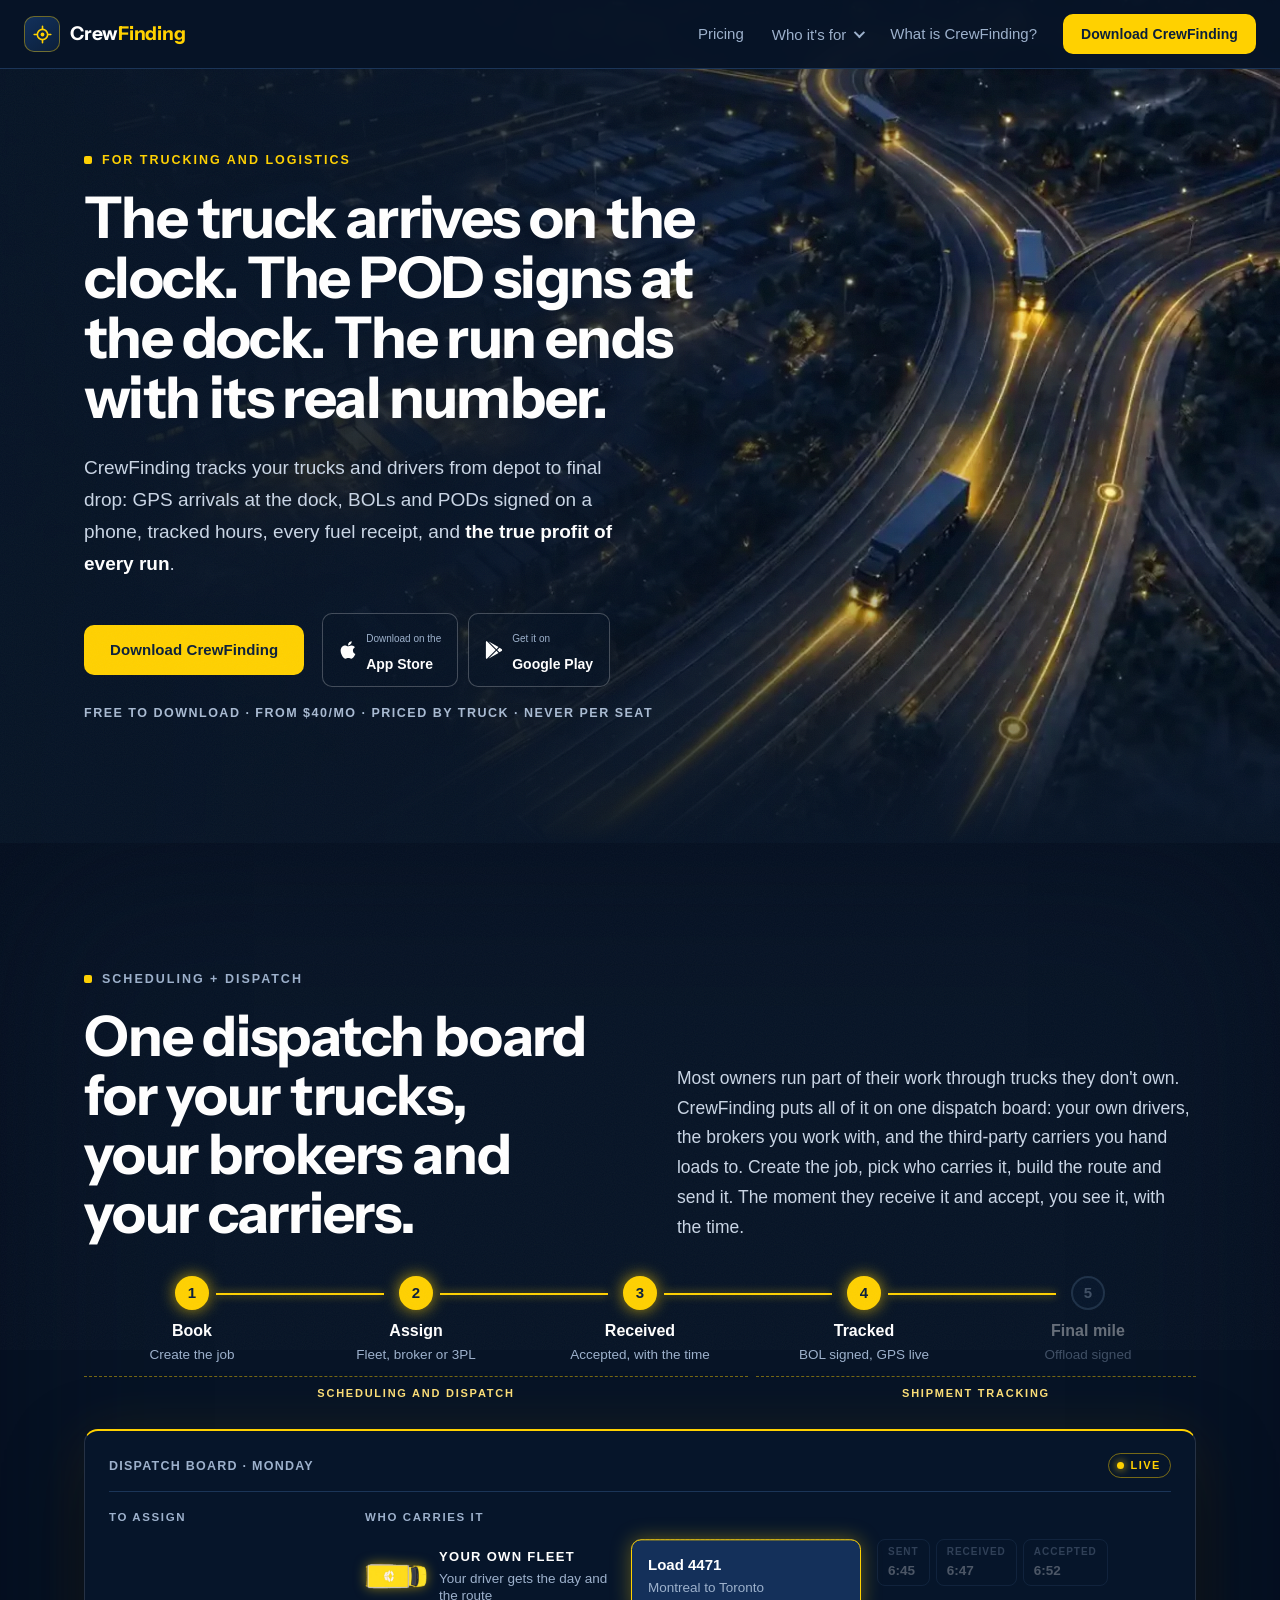
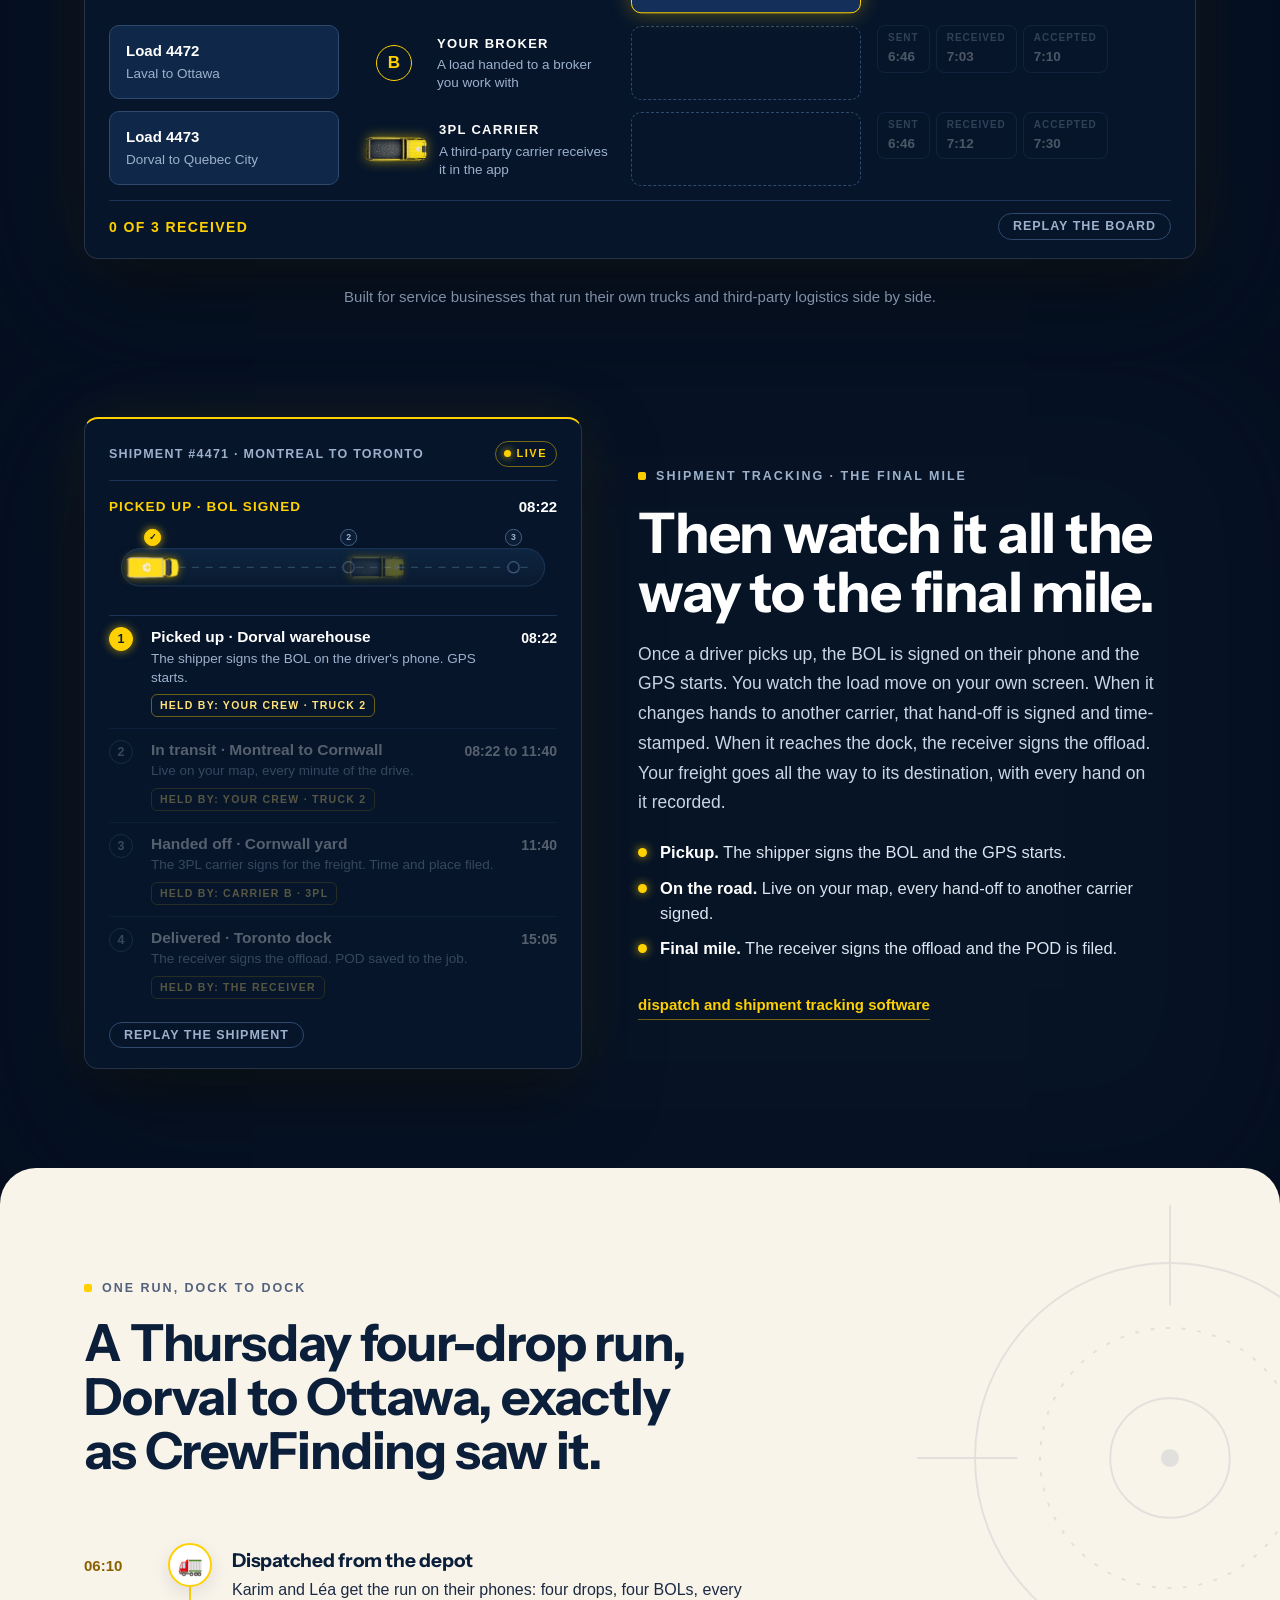
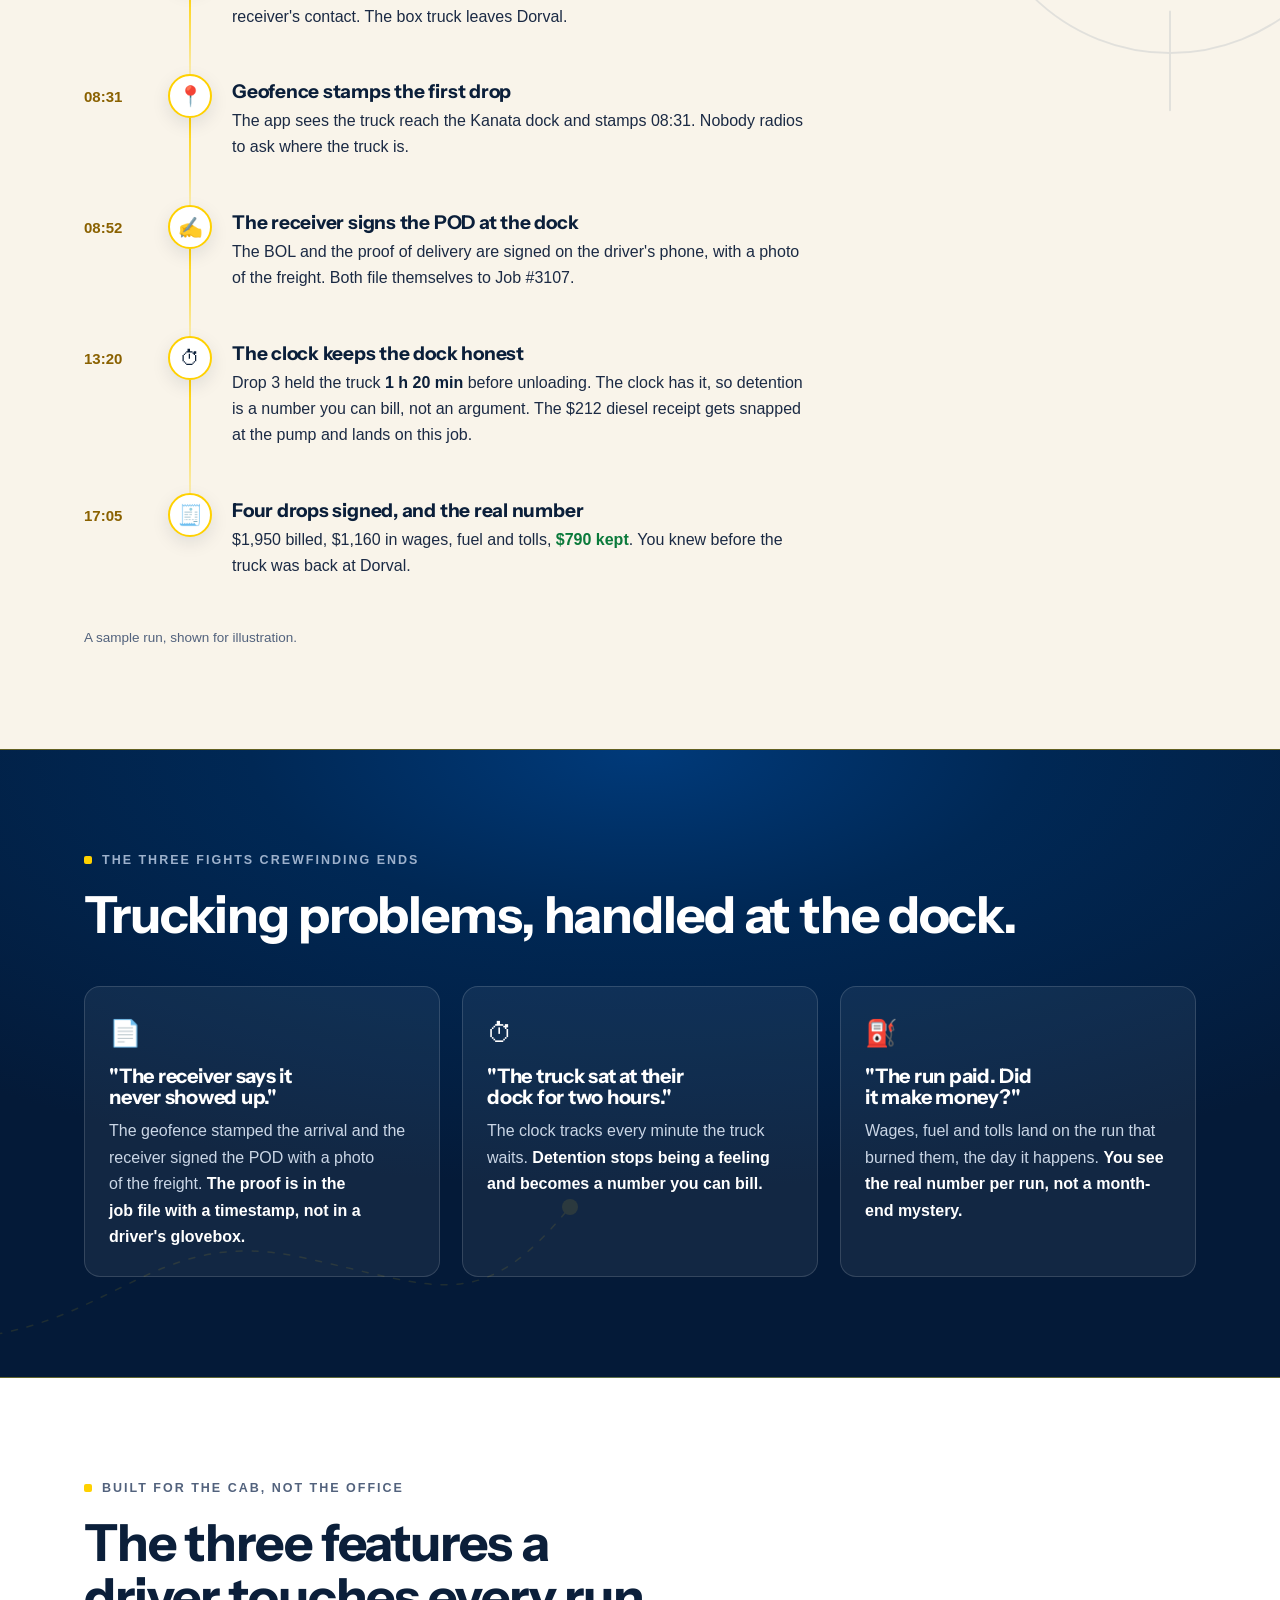
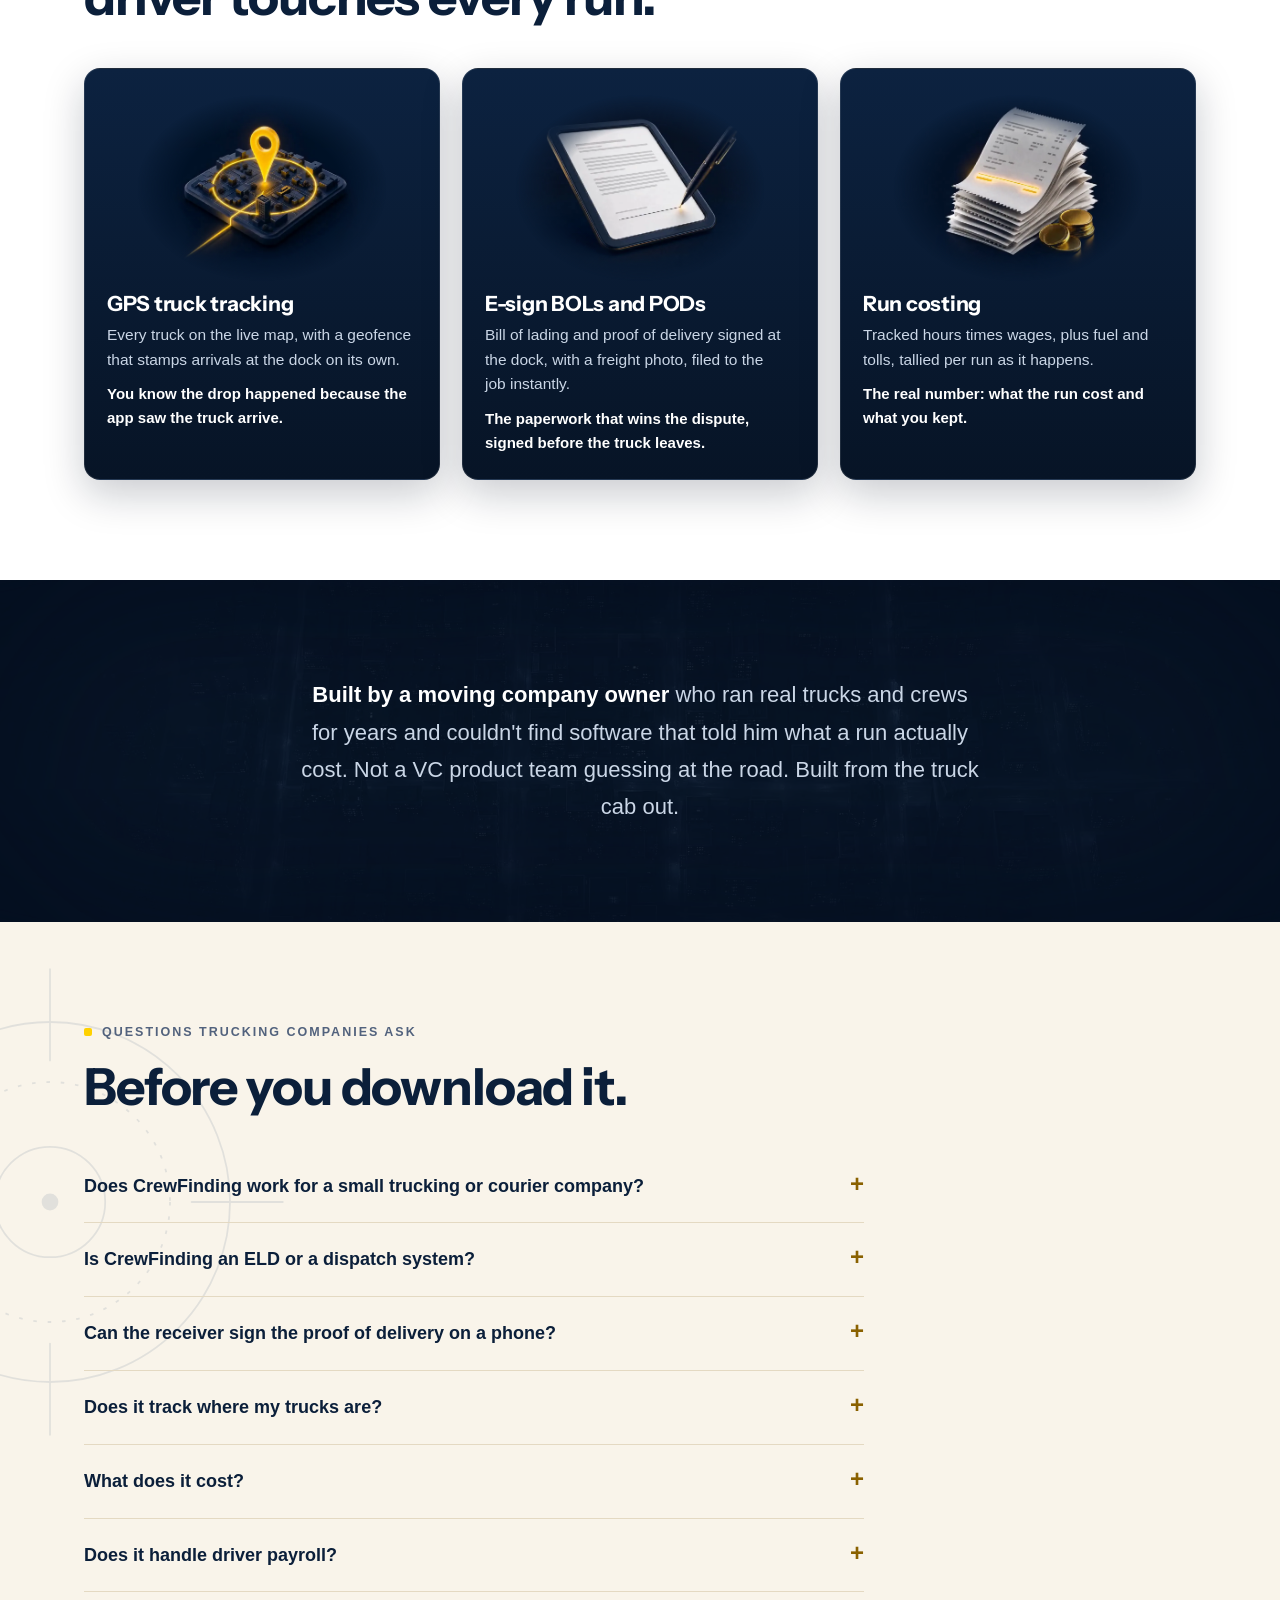
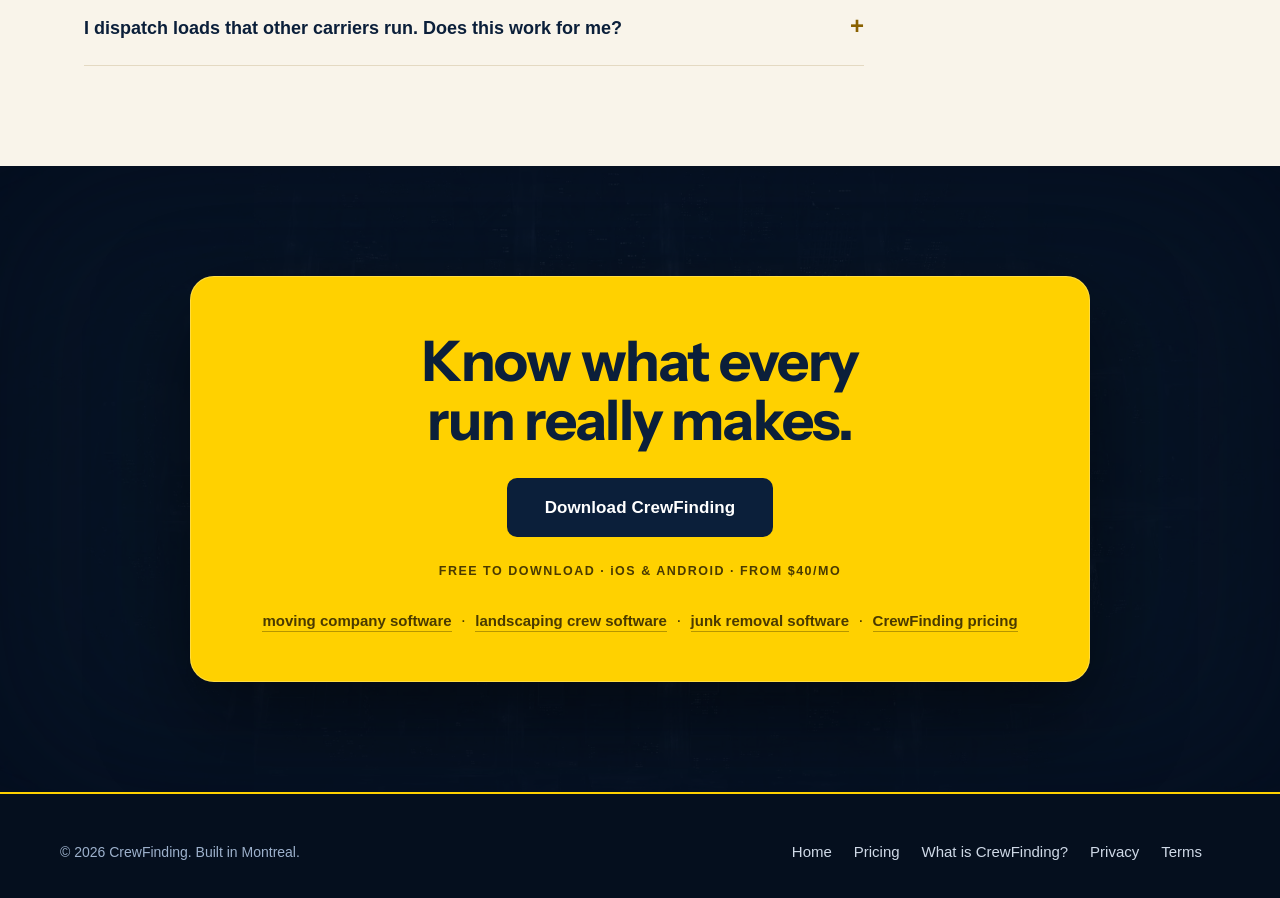
<file: trucking-logistics/index.html>
<!DOCTYPE html>
<html lang="en">
<head>
<meta charset="UTF-8">
<meta name="viewport" content="width=device-width, initial-scale=1.0">
<meta name="theme-color" content="#071426">
<title>Trucking &amp; Logistics Software | GPS Trucks, Signed PODs, True Run Profit | CrewFinding</title>
<meta name="description" content="Trucks on a live map, PODs signed at the dock, fuel and hours on the right run, and the true profit of every run. Plans from $40 a month, priced by truck.">
<link rel="canonical" href="https://crewfinding.com/trucking-logistics/">
<link rel="icon" type="image/svg+xml" href="data:image/svg+xml,%3Csvg xmlns='http://www.w3.org/2000/svg' viewBox='0 0 24 24'%3E%3Crect width='24' height='24' rx='5' fill='%230B1F3A'/%3E%3Ccircle cx='12' cy='12' r='6' fill='none' stroke='%23FFD100' stroke-width='2'/%3E%3Ccircle cx='12' cy='12' r='2.2' fill='%23FFD100'/%3E%3Cpath d='M12 2v3M12 19v3M2 12h3M19 12h3' stroke='%23FFD100' stroke-width='2' stroke-linecap='round'/%3E%3C/svg%3E">
<meta property="og:title" content="Trucking and logistics software: GPS trucks, signed PODs, true run profit">
<meta property="og:image" content="https://crewfinding.com/assets/og.png">
<link rel="preconnect" href="https://fonts.googleapis.com">
<link rel="preconnect" href="https://fonts.gstatic.com" crossorigin>
<link href="https://fonts.googleapis.com/css2?family=Instrument+Sans:wght@500;600;700&display=swap" rel="stylesheet">
<link rel="stylesheet" href="../assets/cf.css">
<link rel="stylesheet" href="../assets/cf-dispatch.css">
<script type="application/ld+json">
{
  "@context": "https://schema.org",
  "@type": "FAQPage",
  "mainEntity": [
    {
      "@type": "Question",
      "name": "Does CrewFinding work for a small trucking or courier company?",
      "acceptedAnswer": {
        "@type": "Answer",
        "text": "It is built for companies running two to five crews or trucks: box-truck fleets, couriers, local cartage and last-mile delivery. Plans start at $40 a month, priced by truck, with everyone included."
      }
    },
    {
      "@type": "Question",
      "name": "Is CrewFinding an ELD or a dispatch system?",
      "acceptedAnswer": {
        "@type": "Answer",
        "text": "No. CrewFinding is not an ELD and it is not a full dispatch or TMS platform. Keep your ELD for hours-of-service rules. CrewFinding sits next to it and handles what it does not: GPS arrivals, signed BOLs and PODs, tracked hours, expenses and the true profit of every run."
      }
    },
    {
      "@type": "Question",
      "name": "Can the receiver sign the proof of delivery on a phone?",
      "acceptedAnswer": {
        "@type": "Answer",
        "text": "Yes. The receiver signs the BOL and proof of delivery on the driver's phone at the dock, and the driver can snap a photo of the freight. Everything saves to the job file with the time and GPS stamp, so it cannot be lost."
      }
    },
    {
      "@type": "Question",
      "name": "Does it track where my trucks are?",
      "acceptedAnswer": {
        "@type": "Answer",
        "text": "Every truck appears on a live map. A geofence stamps the arrival time automatically when the truck reaches the address, so you know the drop happened because the app saw the truck arrive."
      }
    },
    {
      "@type": "Question",
      "name": "What does it cost?",
      "acceptedAnswer": {
        "@type": "Answer",
        "text": "Plans start at $40 a month, priced by truck: $40 for up to 2 trucks, $60 for 3 trucks, $80 for up to 5. More than 5 trucks, contact us. Everything is included. Prices are in Canadian dollars. See the full pricing."
      }
    },
    {
      "@type": "Question",
      "name": "Does it handle driver payroll?",
      "acceptedAnswer": {
        "@type": "Answer",
        "text": "No, and we will not pretend it does. CrewFinding tracks every driver's hours per run and totals them into a timesheet, so when you run payroll you are working from exact tracked hours instead of paper or memory."
      }
    },
    {
      "@type": "Question",
      "name": "I dispatch loads that other carriers run. Does this work for me?",
      "acceptedAnswer": {
        "@type": "Answer",
        "text": "Yes. Put the driver on CrewFinding and you watch the run from wherever you are: the arrival stamp, the signed POD and the cost of the run. You do not have to own the truck to see the whole job."
      }
    }
  ]
}
</script>
<style>
.hero{padding:0;overflow:hidden;position:relative;min-height:min(88vh,800px);display:flex;align-items:center}
.hero .hbg{position:absolute;inset:0;background:#071426 url(../assets/logistics-hero.webp) center right/cover no-repeat}
.hero .hvid{position:absolute;inset:0;width:100%;height:100%;object-fit:cover;object-position:right center}
.hero .hscrim{position:absolute;inset:0;pointer-events:none;
  background:linear-gradient(90deg,rgba(7,20,38,.97) 0%,rgba(7,20,38,.86) 36%,rgba(7,20,38,.3) 64%,rgba(7,20,38,0) 82%),
             linear-gradient(0deg,#071426 0%,rgba(7,20,38,0) 24%)}
.hero .hcopy{position:relative;z-index:1;padding-top:150px;padding-bottom:120px;width:100%}
.hero h1{font-size:clamp(34px,4.5vw,60px);line-height:1.04;letter-spacing:-.028em;max-width:720px}
.hero .sub{color:var(--fg-body);font-size:clamp(17px,2vw,19px);line-height:1.7;max-width:560px;margin:24px 0 32px}
.hero .sub strong{color:#fff;font-weight:700}
@media(max-width:880px){
  .hero .hscrim{background:linear-gradient(180deg,rgba(7,20,38,.9) 0%,rgba(7,20,38,.74) 50%,rgba(7,20,38,.94) 100%)}
  .hero .hcopy{padding-top:130px;padding-bottom:90px}
}
/* the day, as a timeline (ivory) */
.day{padding:110px 0 100px;overflow:hidden}
.day h2{font-size:clamp(30px,4vw,52px);max-width:740px}
.steps{margin-top:44px;max-width:720px;--tw:64px;--gap:20px}
.step{position:relative;display:flex;gap:var(--gap);padding:22px 0;opacity:0;transform:translateY(18px);transition:opacity .6s ease-out,transform .6s ease-out}
.step.in{opacity:1;transform:none}
.step:not(:last-child)::after{content:"";position:absolute;left:calc(var(--tw) + var(--gap) + 21px);top:66px;bottom:-22px;width:2px;background:linear-gradient(var(--gold),rgba(255,209,0,.25))}
.step .t{font-weight:700;font-size:15px;color:var(--accent);white-space:nowrap;padding-top:11px;min-width:var(--tw)}
.step .e{width:44px;height:44px;border-radius:50%;background:#fff;border:2px solid var(--gold);display:grid;place-items:center;font-size:20px;flex:none;box-shadow:0 6px 18px rgba(11,31,58,.1);position:relative;z-index:1}
.step h3{font-size:19px;margin-bottom:6px;padding-top:8px}
.step p{color:var(--fg-body);font-size:16px;line-height:1.65}
.step .kept{color:var(--profit-t);font-weight:700}
.step p b{color:var(--fg);font-weight:700}
@media(max-width:560px){.steps{--tw:50px;--gap:12px}.step .t{font-size:13.5px}}
/* pains (navy) */
.pains{padding:100px 0}
.pains h2{font-size:clamp(30px,4vw,52px)}
.paingrid{display:grid;grid-template-columns:repeat(3,1fr);gap:22px;margin-top:44px}
@media(max-width:880px){.paingrid{grid-template-columns:1fr}}
.band-navy .pain{background:rgba(255,255,255,.06);border-color:rgba(255,255,255,.14)}
/* features (white) */
.feats{padding:100px 0}
.feats h2{font-size:clamp(30px,4vw,52px);max-width:760px}
.featgrid{display:grid;grid-template-columns:repeat(3,1fr);gap:22px;margin-top:44px}
@media(max-width:880px){.featgrid{grid-template-columns:1fr}}
/* founder (night) */
.founder{padding:96px 24px;text-align:center}
.founder p{max-width:680px;margin:0 auto;color:var(--fg-body);font-size:clamp(18px,2.2vw,22px);line-height:1.7;position:relative;z-index:1}
.founder p strong{color:#fff;font-weight:700}
/* faq (ivory) */
.faq{padding:100px 0}
.faq h2{font-size:clamp(30px,4vw,52px)}
.close h2{max-width:760px}
.fine{margin-top:26px;font-size:13.5px;color:var(--fg-mute)}
</style>
</head>
<body>

<div class="grain" aria-hidden="true"></div>

<nav class="always">
  <a class="brand" href="../index.html"><span class="cf" aria-hidden="true"><svg viewBox="0 0 24 24" width="19" height="19"><circle cx="12" cy="12" r="6.5" fill="none" stroke="#FFD100" stroke-width="2"/><circle cx="12" cy="12" r="2.4" fill="#FFD100"/><path d="M12 1.5v3.4M12 19.1v3.4M1.5 12h3.4M19.1 12h3.4" stroke="#FFD100" stroke-width="2" stroke-linecap="round"/></svg></span><span class="wm">Crew<b>Finding</b></span></a>
  <div class="navlinks">
    <a class="plain" href="../pricing/index.html">Pricing</a>
    <div class="navdrop">
      <button class="ndbtn" type="button" aria-haspopup="true">Who it's for <span>▾</span></button>
      <div class="ndmenu">
        <div class="ndcard">
          <a href="../moving/index.html">🚚 Moving companies</a>
          <a href="../trucking-logistics/index.html">🚛 Trucking &amp; logistics</a>
          <a href="../landscaping/index.html">🌿 Landscaping crews</a>
          <a href="../junk-removal/index.html">🗑️ Junk removal</a>
          <span class="ndsoon">MORE TRADES COMING</span>
        </div>
      </div>
    </div>
    <a class="plain" href="../what-is-crewfinding/index.html">What is CrewFinding?</a>
    <a class="btn small" href="#" data-store>Download CrewFinding</a>
  </div>
</nav>

<section class="hero thero band-night">
  <div class="hbg" aria-hidden="true"></div>
  <video class="hvid" id="hvid" src="../assets/logistics-hero.mp4" poster="../assets/logistics-hero.webp" autoplay muted loop playsinline preload="auto" aria-hidden="true"></video>
  <div class="hscrim" aria-hidden="true"></div>
  <div class="wrap hcopy inner">
    <span class="eyebrow">For trucking and logistics</span>
    <h1>The truck arrives on the clock. The POD signs at the dock. The run ends with its real number.</h1>
    <p class="sub">CrewFinding tracks your trucks and drivers from depot to final drop: GPS arrivals at the dock, BOLs and PODs signed on a phone, tracked hours, every fuel receipt, and <strong>the true profit of every run</strong>.</p>
    <div class="ctarow">
        <a class="btn" href="#" data-store>Download CrewFinding</a>
        <div class="badges">
          <a class="badge" href="https://apps.apple.com/app/crewfinding" data-ios>
            <svg viewBox="0 0 384 512" fill="#fff"><path d="M318.7 268.7c-.2-36.7 16.4-64.4 50-84.8-18.8-26.9-47.2-41.7-84.7-44.6-35.5-2.8-74.3 20.7-88.5 20.7-15 0-49.4-19.7-76.4-19.7C63.3 141.2 4 184.8 4 273.5q0 39.3 14.4 81.2c12.8 36.7 59 126.7 107.2 125.2 25.2-.6 43-17.9 75.8-17.9 31.8 0 48.3 17.9 76.4 17.9 48.6-.7 90.4-82.5 102.6-119.3-65.2-30.7-61.7-90-61.7-91.9zm-56.6-164.2c27.3-32.4 24.8-61.9 24-72.5-24.1 1.4-52 16.4-67.9 34.9-17.5 19.8-27.8 44.3-25.6 71.9 26.1 2 49.9-11.4 69.5-34.3z"/></svg>
            <span><span class="b1">Download on the</span><br><span class="b2">App Store</span></span>
          </a>
          <a class="badge" href="https://play.google.com/store/apps/details?id=com.crewfinding" data-android>
            <svg viewBox="0 0 512 512" fill="#fff"><path d="M325.3 234.3 104.6 13l280.8 161.2-60.1 60.1zM47 0C34 6.8 25.3 19.2 25.3 35.3v441.3c0 16.1 8.7 28.5 21.7 35.3l256.6-256L47 0zm425.2 225.6-58.9-34.1-65.7 64.5 65.7 64.5 60.1-34.1c18-14.3 18-46.5-1.2-60.8zM104.6 499l280.8-161.2-60.1-60.1L104.6 499z"/></svg>
            <span><span class="b1">Get it on</span><br><span class="b2">Google Play</span></span>
          </a>
        </div>
      </div>
    <p class="ctanote">FREE TO DOWNLOAD · FROM $40/MO · PRICED BY TRUCK · NEVER PER SEAT</p>
  </div>
</section>

<section id="dispatch" class="band-night dspsec" style="padding:14vh 0 6vh;position:relative">
  <div class="wrap beat-inner">
    <div class="dsp-top">
      <div>
        <span class="eyebrow cool">Scheduling + dispatch</span>
        <h2>One dispatch board for your trucks, your brokers and your carriers.</h2>
      </div>
      <div class="dsp-copy"><p>Most owners run part of their work through trucks they don't own. CrewFinding puts all of it on one dispatch board: your own drivers, the brokers you work with, and the third-party carriers you hand loads to. Create the job, pick who carries it, build the route and send it. The moment they receive it and accept, you see it, with the time.</p></div>
    </div>
    <ol class="flow" data-flow aria-label="How a load moves, from booking to the final mile">
        <li data-s="1"><i>1</i><b>Book</b><span>Create the job</span></li>
        <li data-s="2"><i>2</i><b>Assign</b><span>Fleet, broker or 3PL</span></li>
        <li data-s="3"><i>3</i><b>Received</b><span>Accepted, with the time</span></li>
        <li data-s="4"><i>4</i><b>Tracked</b><span>BOL signed, GPS live</span></li>
        <li data-s="5"><i>5</i><b>Final mile</b><span>Offload signed</span></li>
        <em class="fg g1">SCHEDULING AND DISPATCH</em><em class="fg g2">SHIPMENT TRACKING</em>
      </ol>
    <div class="dispcard" data-board>
      <div class="sh-head"><span>DISPATCH BOARD · MONDAY</span><span class="sh-live"><i></i>LIVE</span></div>
      <div class="db-grid">
        <div class="db-queue"><div class="db-h">TO ASSIGN</div>
          <div class="db-job" data-job><b>Load 4471</b><span>Montreal to Toronto</span></div>
          <div class="db-job" data-job><b>Load 4472</b><span>Laval to Ottawa</span></div>
          <div class="db-job" data-job><b>Load 4473</b><span>Dorval to Quebec City</span></div>
        </div>
        <div class="db-lanes">
          <div class="db-h">WHO CARRIES IT</div>
          <div class="db-lane" data-lane>
          <div class="db-lh"><img src="../assets/fleet-mover.webp" alt="" width="60" height="26"><div><b>YOUR OWN FLEET</b><span>Your driver gets the day and the route</span></div></div>
          <div class="db-slot" data-slot></div>
          <div class="db-rc"><i data-rc="sent"><b>SENT</b><u>6:45</u></i><i data-rc="recv"><b>RECEIVED</b><u>6:47</u></i><i data-rc="acc"><b>ACCEPTED</b><u>6:52</u></i><em class="db-route">Route loaded on their phone</em></div>
        </div>
          <div class="db-lane" data-lane>
          <div class="db-lh"><i class="db-mono">B</i><div><b>YOUR BROKER</b><span>A load handed to a broker you work with</span></div></div>
          <div class="db-slot" data-slot></div>
          <div class="db-rc"><i data-rc="sent"><b>SENT</b><u>6:46</u></i><i data-rc="recv"><b>RECEIVED</b><u>7:03</u></i><i data-rc="acc"><b>ACCEPTED</b><u>7:10</u></i><em class="db-route">Route loaded on their phone</em></div>
        </div>
          <div class="db-lane" data-lane>
          <div class="db-lh"><img src="../assets/fleet-construction.webp" alt="" width="60" height="26"><div><b>3PL CARRIER</b><span>A third-party carrier receives it in the app</span></div></div>
          <div class="db-slot" data-slot></div>
          <div class="db-rc"><i data-rc="sent"><b>SENT</b><u>6:46</u></i><i data-rc="recv"><b>RECEIVED</b><u>7:12</u></i><i data-rc="acc"><b>ACCEPTED</b><u>7:30</u></i><em class="db-route">Route loaded on their phone</em></div>
        </div>
        </div>
      </div>
      <div class="db-foot"><span class="db-sum" data-sum aria-live="polite">0 OF 3 RECEIVED</span><button type="button" class="sh-replay" data-board-replay>REPLAY THE BOARD</button></div>
    </div>
    <p class="dsp-note dsp-center">Built for service businesses that run their own trucks and third-party logistics side by side.</p>
  </div>
</section>
<section id="shipment" class="band-night dspsec" style="padding:6vh 0 15vh;position:relative">
  <div class="wrap dsp-grid beat-inner">
    <div class="shipcard" data-shipment>
      <div class="sh-head"><span>SHIPMENT #4471 · MONTREAL TO TORONTO</span><span class="sh-live"><i></i>LIVE</span></div>
      <div class="sh-bar"><span class="sh-status" data-status aria-live="polite">WAITING FOR PICKUP</span><span class="sh-clock" data-clock>--:--</span></div>
      <svg class="sh-svg" viewBox="0 0 720 130" role="img" aria-label="A shipment picked up by your truck, handed off to a third-party carrier and delivered, tracked the whole way">
        <defs><linearGradient id="shroad" x1="0" y1="0" x2="0" y2="1"><stop offset="0" stop-color="#0E2540"/><stop offset="1" stop-color="#091A2F"/></linearGradient></defs>
        <rect x="20" y="38" width="680" height="60" rx="30" fill="url(#shroad)" stroke="#1E3A5C" stroke-width="1.5"/>
        <line x1="46" y1="68" x2="674" y2="68" stroke="#2B4766" stroke-width="2" stroke-dasharray="10 12" stroke-linecap="round"/>
        <line data-prog x1="70" y1="68" x2="70" y2="68" stroke="#FFD100" stroke-width="3.5" stroke-linecap="round" style="filter:drop-shadow(0 0 7px rgba(255,209,0,.7))"/>
        <g class="sh-node" data-node transform="translate(70,68)"><circle class="ring" r="14"/><circle class="ring r2" r="14"/><circle class="core" r="9"/></g>
        <g class="sh-node" data-node transform="translate(385,68)"><circle class="ring" r="14"/><circle class="ring r2" r="14"/><circle class="core" r="9"/></g>
        <g class="sh-node" data-node transform="translate(650,68)"><circle class="ring" r="14"/><circle class="ring r2" r="14"/><circle class="core" r="9"/></g>
        <g class="sh-badge" data-badge transform="translate(70,20)"><circle r="13"/><text>1</text></g>
        <g class="sh-badge" data-badge transform="translate(385,20)"><circle r="13"/><text>2</text></g>
        <g class="sh-badge" data-badge transform="translate(650,20)"><circle r="13"/><text>3</text></g>
        <g class="sh-veh" data-a transform="translate(70,68)"><g transform="rotate(90) scale(1.32)"><image href="../assets/truck-mover.webp" x="-13.5" y="-32" width="27" height="64"/></g></g>
        <g class="sh-veh dim" data-b transform="translate(428,68)"><g transform="rotate(90) scale(1.32)"><image href="../assets/truck-construction.webp" x="-14.7" y="-35" width="29.4" height="70"/></g></g>
      </svg>
      <ol class="sh-rows">
        <li data-row><i class="n">1</i><div><b>Picked up · Dorval warehouse</b><span class="d">The shipper signs the BOL on the driver's phone. GPS starts.</span></div><span class="t">08:22</span><span class="held">HELD BY: YOUR CREW · TRUCK 2</span></li>
        <li data-row><i class="n">2</i><div><b>In transit · Montreal to Cornwall</b><span class="d">Live on your map, every minute of the drive.</span></div><span class="t">08:22 to 11:40</span><span class="held">HELD BY: YOUR CREW · TRUCK 2</span></li>
        <li data-row><i class="n">3</i><div><b>Handed off · Cornwall yard</b><span class="d">The 3PL carrier signs for the freight. Time and place filed.</span></div><span class="t">11:40</span><span class="held">HELD BY: CARRIER B · 3PL</span></li>
        <li data-row><i class="n">4</i><div><b>Delivered · Toronto dock</b><span class="d">The receiver signs the offload. POD saved to the job.</span></div><span class="t">15:05</span><span class="held">HELD BY: THE RECEIVER</span></li>
      </ol>
      <button type="button" class="sh-replay" data-replay>REPLAY THE SHIPMENT</button>
    </div>
    <div class="dsp-copy">
      <span class="eyebrow cool">Shipment tracking · the final mile</span>
      <h2>Then watch it all the way to the final mile.</h2>
      <p>Once a driver picks up, the BOL is signed on their phone and the GPS starts. You watch the load move on your own screen. When it changes hands to another carrier, that hand-off is signed and time-stamped. When it reaches the dock, the receiver signs the offload. Your freight goes all the way to its destination, with every hand on it recorded.</p>
      <ul class="dsp-steps">
        <li><b>Pickup.</b> The shipper signs the BOL and the GPS starts.</li>
        <li><b>On the road.</b> Live on your map, every hand-off to another carrier signed.</li>
        <li><b>Final mile.</b> The receiver signs the offload and the POD is filed.</li>
      </ul>
      <a class="seolink" href="../trucking-logistics/index.html" style="display:inline-block;margin-top:10px">dispatch and shipment tracking software</a>
    </div>
  </div>
</section>
<section class="day band-ivory on-light round-top">
  <svg class="motif" style="right:-150px;top:30px;width:520px;height:520px" viewBox="0 0 400 400" fill="none" stroke="currentColor" stroke-width="1.5" aria-hidden="true"><circle cx="200" cy="200" r="150"/><circle cx="200" cy="200" r="100" stroke-dasharray="3 9"/><circle cx="200" cy="200" r="46"/><path d="M200 6v76M200 318v76M6 200h76M318 200h76" stroke-linecap="round"/><circle cx="200" cy="200" r="7" fill="currentColor" stroke="none"/></svg>
  <div class="wrap inner">
    <span class="eyebrow cool">One run, dock to dock</span>
    <h2>A Thursday four-drop run, Dorval to Ottawa, exactly as CrewFinding saw it.</h2>
    <div class="steps">
      <div class="step"><span class="t num">06:10</span><span class="e">🚛</span><div><h3>Dispatched from the depot</h3><p>Karim and Léa get the run on their phones: four drops, four BOLs, every receiver's contact. The box truck leaves Dorval.</p></div></div>
      <div class="step"><span class="t num">08:31</span><span class="e">📍</span><div><h3>Geofence stamps the first drop</h3><p>The app sees the truck reach the Kanata dock and stamps 08:31. Nobody radios to ask where the truck is.</p></div></div>
      <div class="step"><span class="t num">08:52</span><span class="e">✍️</span><div><h3>The receiver signs the POD at the dock</h3><p>The BOL and the proof of delivery are signed on the driver's phone, with a photo of the freight. Both file themselves to Job #3107.</p></div></div>
      <div class="step"><span class="t num">13:20</span><span class="e">⏱</span><div><h3>The clock keeps the dock honest</h3><p>Drop 3 held the truck <b>1 h 20 min</b> before unloading. The clock has it, so detention is a number you can bill, not an argument. The $212 diesel receipt gets snapped at the pump and lands on this job.</p></div></div>
      <div class="step"><span class="t num">17:05</span><span class="e">🧾</span><div><h3>Four drops signed, and the real number</h3><p>$1,950 billed, $1,160 in wages, fuel and tolls, <span class="kept num">$790 kept</span>. You knew before the truck was back at Dorval.</p></div></div>
    </div>
    <p class="fine">A sample run, shown for illustration.</p>
  </div>
</section>

<section class="pains band-navy">
  <svg class="motif" style="left:-40px;bottom:10px;width:640px;height:200px" viewBox="0 0 640 200" fill="none" stroke="currentColor" stroke-width="1.5" aria-hidden="true"><path d="M20 170 C 160 150, 200 60, 340 90 S 520 150, 610 40" stroke-dasharray="6 10" stroke-linecap="round"/><circle cx="20" cy="170" r="11"/><circle cx="610" cy="40" r="8" fill="currentColor" stroke="none"/></svg>
  <div class="wrap inner">
    <span class="eyebrow cool">The three fights CrewFinding ends</span>
    <h2>Trucking problems, handled at the dock.</h2>
    <div class="paingrid">
      <div class="pain"><div class="ico">📄</div><h3>"The receiver says it never showed up."</h3><p>The geofence stamped the arrival and the receiver signed the POD with a photo of the freight. <b>The proof is in the job file with a timestamp, not in a driver's glovebox.</b></p></div>
      <div class="pain"><div class="ico">⏱</div><h3>"The truck sat at their dock for two hours."</h3><p>The clock tracks every minute the truck waits. <b>Detention stops being a feeling and becomes a number you can bill.</b></p></div>
      <div class="pain"><div class="ico">⛽</div><h3>"The run paid. Did it make money?"</h3><p>Wages, fuel and tolls land on the run that burned them, the day it happens. <b>You see the real number per run, not a month-end mystery.</b></p></div>
    </div>
  </div>
</section>

<section class="feats band-white on-light">
  <div class="wrap inner">
    <span class="eyebrow cool">Built for the cab, not the office</span>
    <h2>The three features a driver touches every run.</h2>
    <div class="featgrid">
      <a class="acard" href="../index.html#appgrid">
        <span class="clip" data-src="../assets/clip-gps.mp4" data-mode="loop"><img src="../assets/clip-gps.webp" alt="Gold GPS pin with a geofence ring pulsing on a city block" loading="lazy" width="1112" height="834"></span>
        <h3>GPS truck tracking</h3>
        <p>Every truck on the live map, with a geofence that stamps arrivals at the dock on its own.</p>
        <p class="ben">You know the drop happened because the app saw the truck arrive.</p>
      </a>
      <a class="acard" href="../index.html#appgrid">
        <span class="clip" data-src="../assets/clip-esign.mp4" data-mode="loop"><img src="../assets/clip-esign.webp" alt="A pen signing a document on a tablet" loading="lazy" width="1112" height="834"></span>
        <h3>E-sign BOLs and PODs</h3>
        <p>Bill of lading and proof of delivery signed at the dock, with a freight photo, filed to the job instantly.</p>
        <p class="ben">The paperwork that wins the dispute, signed before the truck leaves.</p>
      </a>
      <a class="acard" href="../index.html#appgrid">
        <span class="clip" data-src="../assets/clip-cost.mp4" data-mode="loop"><img src="../assets/clip-cost.webp" alt="Receipts and coins with a glowing total line" loading="lazy" width="1112" height="834"></span>
        <h3>Run costing</h3>
        <p>Tracked hours times wages, plus fuel and tolls, tallied per run as it happens.</p>
        <p class="ben">The real number: what the run cost and what you kept.</p>
      </a>
    </div>
  </div>
</section>

<section class="founder band-night citytex">
  <p><strong>Built by a moving company owner</strong> who ran real trucks and crews for years and couldn't find software that told him what a run actually cost. Not a VC product team guessing at the road. Built from the truck cab out.</p>
</section>

<section class="faq band-ivory on-light">
  <svg class="motif" style="left:-190px;top:40px;width:480px;height:480px" viewBox="0 0 400 400" fill="none" stroke="currentColor" stroke-width="1.5" aria-hidden="true"><circle cx="200" cy="200" r="150"/><circle cx="200" cy="200" r="100" stroke-dasharray="3 9"/><circle cx="200" cy="200" r="46"/><path d="M200 6v76M200 318v76M6 200h76M318 200h76" stroke-linecap="round"/><circle cx="200" cy="200" r="7" fill="currentColor" stroke="none"/></svg>
  <div class="wrap inner">
    <span class="eyebrow cool">Questions trucking companies ask</span>
    <h2>Before you download it.</h2>
    <div class="qa">
      <details><summary>Does CrewFinding work for a small trucking or courier company?</summary><p>It is built for companies running two to five crews or trucks: box-truck fleets, couriers, local cartage and last-mile delivery. Plans start at $40 a month, priced by truck, with everyone included.</p></details>
      <details><summary>Is CrewFinding an ELD or a dispatch system?</summary><p>No. CrewFinding is not an ELD and it is not a full dispatch or TMS platform. Keep your ELD for hours-of-service rules. CrewFinding sits next to it and handles what it does not: GPS arrivals, signed BOLs and PODs, tracked hours, expenses and the true profit of every run.</p></details>
      <details><summary>Can the receiver sign the proof of delivery on a phone?</summary><p>Yes. The receiver signs the BOL and proof of delivery on the driver's phone at the dock, and the driver can snap a photo of the freight. Everything saves to the job file with the time and GPS stamp, so it cannot be lost.</p></details>
      <details><summary>Does it track where my trucks are?</summary><p>Every truck appears on a live map. A geofence stamps the arrival time automatically when the truck reaches the address, so you know the drop happened because the app saw the truck arrive.</p></details>
      <details><summary>What does it cost?</summary><p>Plans start at $40 a month, priced by truck: $40 for up to 2 trucks, $60 for 3 trucks, $80 for up to 5. More than 5 trucks, contact us. Everything is included. Prices are in Canadian dollars. See the <a class="seolink" href="../pricing/index.html">full pricing</a>.</p></details>
      <details><summary>Does it handle driver payroll?</summary><p>No, and we will not pretend it does. CrewFinding tracks every driver's hours per run and totals them into a timesheet, so when you run payroll you are working from exact tracked hours instead of paper or memory.</p></details>
      <details><summary>I dispatch loads that other carriers run. Does this work for me?</summary><p>Yes. Put the driver on CrewFinding and you watch the run from wherever you are: the arrival stamp, the signed POD and the cost of the run. You do not have to own the truck to see the whole job.</p></details>
    </div>
  </div>
</section>

<section class="close citytex band-night">
  <div class="inner">
    <div class="cta-card">
    <h2>Know what every run really makes.</h2>
    <a class="btn on-gold" href="#" data-store style="font-size:17px;padding:16px 38px">Download CrewFinding</a>
    <p class="ctanote">FREE TO DOWNLOAD · iOS &amp; ANDROID · FROM $40/MO</p>
    <p class="links"><a class="seolink" href="../moving/index.html">moving company software</a> &nbsp;·&nbsp; <a class="seolink" href="../landscaping/index.html">landscaping crew software</a> &nbsp;·&nbsp; <a class="seolink" href="../junk-removal/index.html">junk removal software</a> &nbsp;·&nbsp; <a class="seolink" href="../pricing/index.html">CrewFinding pricing</a></p>
  </div>
  </div>
</section>

<footer class="slim">
  <div class="frow">
    <span>© 2026 CrewFinding. Built in Montreal.</span>
    <span>
      <a href="../index.html">Home</a>
      <a href="../pricing/index.html">Pricing</a>
      <a href="../what-is-crewfinding/index.html">What is CrewFinding?</a>
      <a href="../privacy/index.html">Privacy</a>
      <a href="../terms/index.html">Terms</a>
    </span>
  </div>
</footer>

<script>
(function(){
"use strict";
var IOS_URL="https://apps.apple.com/app/crewfinding", AND_URL="https://play.google.com/store/apps/details?id=com.crewfinding";
document.querySelectorAll("[data-store]").forEach(function(el){
  el.addEventListener("click",function(e){
    e.preventDefault();
    var ua=navigator.userAgent;
    if(/iPhone|iPad|iPod/i.test(ua)) location.href=IOS_URL;
    else if(/Android/i.test(ua)) location.href=AND_URL;
    else document.querySelector(".badges").scrollIntoView({behavior:"smooth",block:"center"});
  });
});
var io=new IntersectionObserver(function(es){es.forEach(function(en){if(en.isIntersecting){en.target.classList.add("in");io.unobserve(en.target);}});},{threshold:.3});
document.querySelectorAll(".step").forEach(function(s){io.observe(s);});
var hv=document.getElementById('hvid');
if(hv){var rm=window.matchMedia&&matchMedia('(prefers-reduced-motion: reduce)').matches,sd=navigator.connection&&navigator.connection.saveData;
if(rm||sd){hv.removeAttribute('autoplay');hv.pause();}
if(sd){hv.removeAttribute('src');hv.load();}}
})();
</script>
<script src="../assets/cf-clips.js" defer></script>
<script src="../assets/cf-dispatch.js" defer></script>
</body>
</html>
</file>
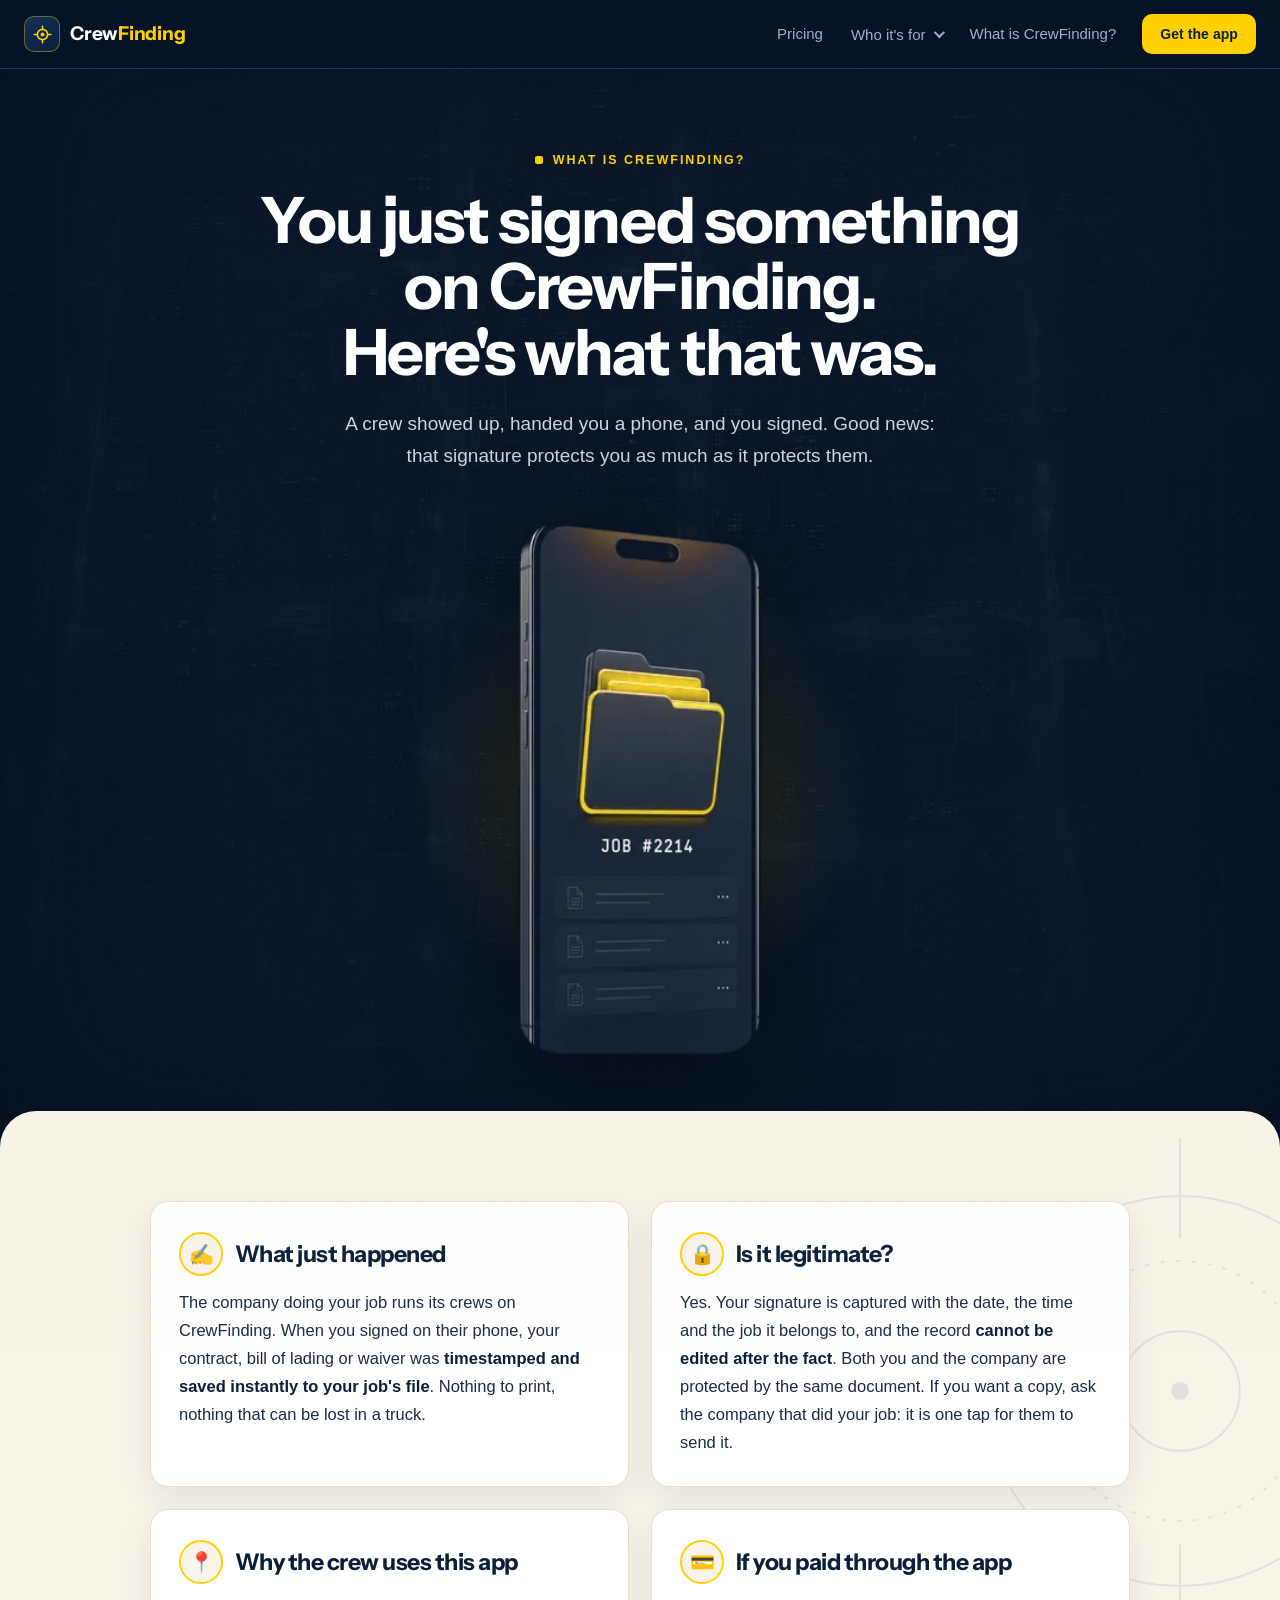
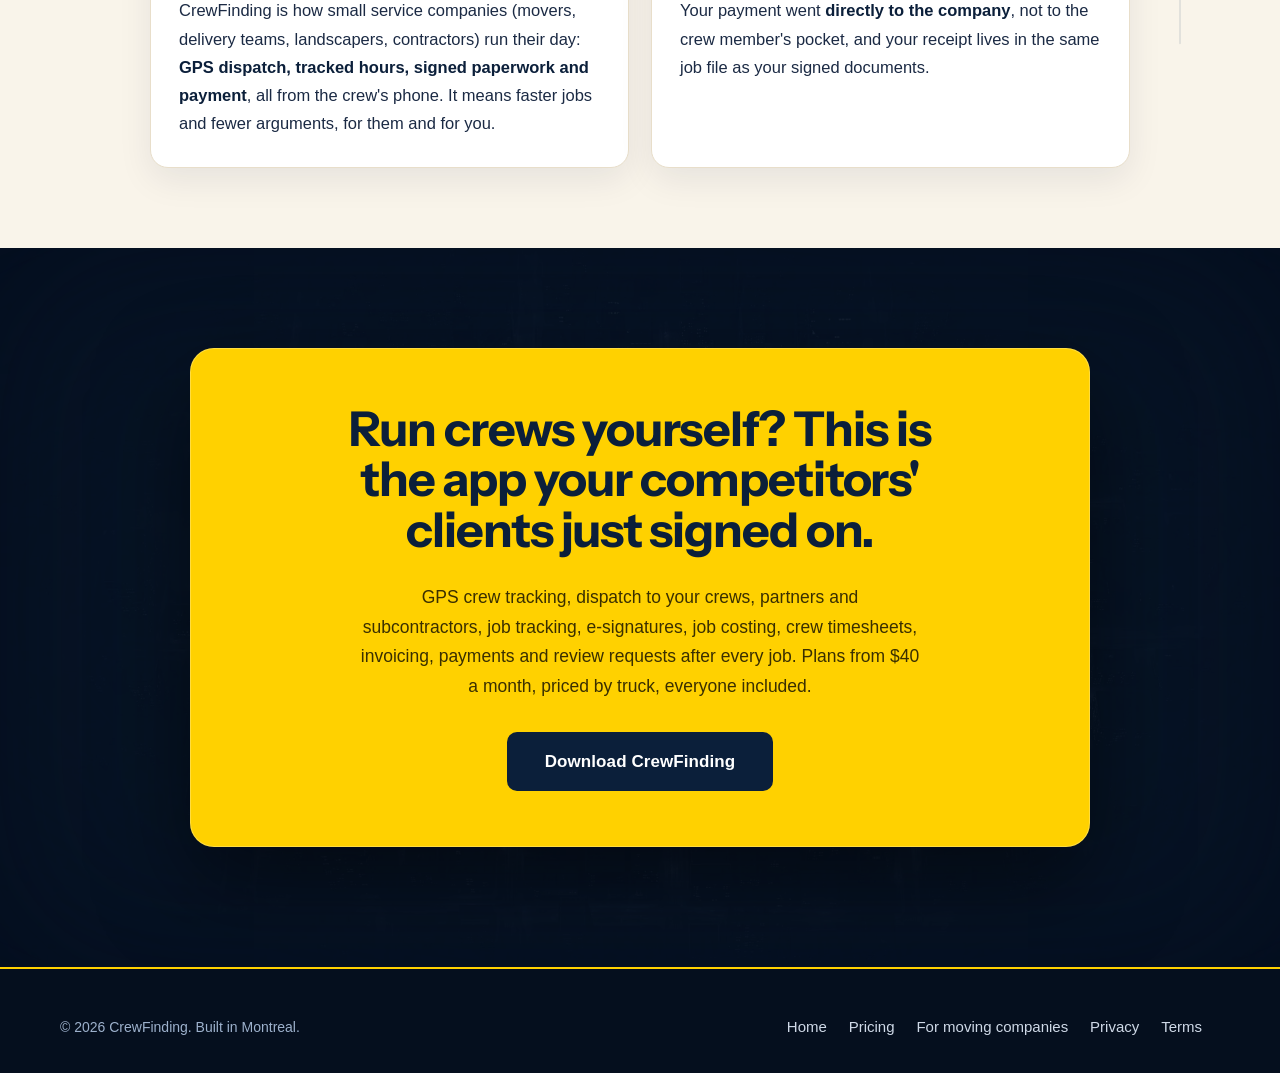
<file: what-is-crewfinding/index.html>
<!DOCTYPE html>
<html lang="en">
<head>
<meta charset="UTF-8">
<meta name="viewport" content="width=device-width, initial-scale=1.0">
<meta name="theme-color" content="#071426">
<title>What is CrewFinding? | The App You Just Signed On</title>
<meta name="description" content="You just signed a document on CrewFinding, the app service crews use to run their jobs. Here is what it was, why it protects you too, and how to get a copy.">
<link rel="canonical" href="https://crewfinding.com/what-is-crewfinding/">
<link rel="icon" type="image/svg+xml" href="data:image/svg+xml,%3Csvg xmlns='http://www.w3.org/2000/svg' viewBox='0 0 24 24'%3E%3Crect width='24' height='24' rx='5' fill='%230B1F3A'/%3E%3Ccircle cx='12' cy='12' r='6' fill='none' stroke='%23FFD100' stroke-width='2'/%3E%3Ccircle cx='12' cy='12' r='2.2' fill='%23FFD100'/%3E%3Cpath d='M12 2v3M12 19v3M2 12h3M19 12h3' stroke='%23FFD100' stroke-width='2' stroke-linecap='round'/%3E%3C/svg%3E">
<meta property="og:title" content="You just signed something on CrewFinding. Here is what that was.">
<meta property="og:image" content="https://crewfinding.com/assets/og.png">
<link rel="preconnect" href="https://fonts.googleapis.com">
<link rel="preconnect" href="https://fonts.gstatic.com" crossorigin>
<link href="https://fonts.googleapis.com/css2?family=Instrument+Sans:wght@500;600;700&display=swap" rel="stylesheet">
<link rel="stylesheet" href="../assets/cf.css">
<style>
.hero{padding:150px 0 90px;text-align:center;overflow:hidden}
.hero h1{font-size:clamp(34px,5vw,64px);line-height:1.03;letter-spacing:-.03em;max-width:820px;margin:0 auto}
.hero .sub{color:var(--fg-body);font-size:clamp(17px,2vw,19px);max-width:600px;margin:22px auto 0;line-height:1.7}
.hero .eyebrow{justify-content:center}
.phonewrap{position:relative;display:grid;place-items:center;margin-top:48px}
.phonewrap::before{content:"";position:absolute;width:520px;height:520px;max-width:120%;border-radius:50%;background:radial-gradient(circle,rgba(255,209,0,.2),transparent 62%)}
.phoneimg{position:relative;width:min(250px,62vw);display:block;filter:drop-shadow(0 30px 60px rgba(0,0,0,.55))}
/* the four answers (ivory) */
.blocks{padding:90px 0 80px;overflow:hidden}
.blockgrid{display:grid;grid-template-columns:1fr 1fr;gap:22px;max-width:980px;margin:0 auto}
@media(max-width:820px){.blockgrid{grid-template-columns:1fr}}
.block{border:1px solid var(--card-line);border-radius:18px;padding:30px 28px;background:#fff;box-shadow:0 12px 34px rgba(11,31,58,.08);transition:transform .3s ease-out,border-color .3s ease-out}
.block:hover{transform:translateY(-4px);border-color:var(--gold)}
.block h2{font-size:23px;margin-bottom:12px;display:flex;align-items:center;gap:12px}
.block h2 .e{width:44px;height:44px;border-radius:50%;background:var(--ivory);border:2px solid var(--gold);display:grid;place-items:center;font-size:20px;flex:none}
.block p{color:var(--fg-body);font-size:16.5px;line-height:1.7}
.block p b{color:var(--fg);font-weight:700}
/* owner close (night + gold card) */
.owner{padding:100px 24px 120px;text-align:center}
.cta-card p{color:#3A2F00;max-width:560px;margin:0 auto 30px;line-height:1.7;font-size:17.5px}
.cta-card h2{font-size:clamp(28px,4vw,48px)}
</style>
</head>
<body>

<div class="grain" aria-hidden="true"></div>

<nav class="always">
  <a class="brand" href="../index.html"><span class="cf" aria-hidden="true"><svg viewBox="0 0 24 24" width="19" height="19"><circle cx="12" cy="12" r="6.5" fill="none" stroke="#FFD100" stroke-width="2"/><circle cx="12" cy="12" r="2.4" fill="#FFD100"/><path d="M12 1.5v3.4M12 19.1v3.4M1.5 12h3.4M19.1 12h3.4" stroke="#FFD100" stroke-width="2" stroke-linecap="round"/></svg></span><span class="wm">Crew<b>Finding</b></span></a>
  <div class="navlinks">
    <a class="plain" href="../pricing/index.html">Pricing</a>
    <div class="navdrop">
      <button class="ndbtn" type="button" aria-haspopup="true">Who it's for <span>▾</span></button>
      <div class="ndmenu">
        <div class="ndcard">
          <a href="../moving/index.html">🚚 Moving companies</a>
          <a href="../trucking-logistics/index.html">🚛 Trucking &amp; logistics</a>
          <a href="../landscaping/index.html">🌿 Landscaping crews</a>
          <a href="../junk-removal/index.html">🗑️ Junk removal</a>
          <span class="ndsoon">MORE TRADES COMING</span>
        </div>
      </div>
    </div>
    <a class="plain" href="../what-is-crewfinding/index.html">What is CrewFinding?</a>
    <a class="btn small" href="#" data-store>Get the app</a>
  </div>
</nav>

<section class="hero citytex band-night">
  <div class="wrap inner">
    <span class="eyebrow">What is CrewFinding?</span>
    <h1>You just signed something on CrewFinding. Here's what that was.</h1>
    <p class="sub">A crew showed up, handed you a phone, and you signed. Good news: that signature protects you as much as it protects them.</p>
    <div class="phonewrap"><img class="phoneimg" src="../assets/phone-jobfile.webp" alt="The CrewFinding app showing a job file with signed documents"></div>
  </div>
</section>

<section class="blocks band-ivory on-light round-top">
  <svg class="motif" style="right:-160px;top:20px;width:520px;height:520px" viewBox="0 0 400 400" fill="none" stroke="currentColor" stroke-width="1.5" aria-hidden="true"><circle cx="200" cy="200" r="150"/><circle cx="200" cy="200" r="100" stroke-dasharray="3 9"/><circle cx="200" cy="200" r="46"/><path d="M200 6v76M200 318v76M6 200h76M318 200h76" stroke-linecap="round"/><circle cx="200" cy="200" r="7" fill="currentColor" stroke="none"/></svg>
  <div class="wrap inner">
    <div class="blockgrid">
    <div class="block">
      <h2><span class="e">✍️</span>What just happened</h2>
      <p>The company doing your job runs its crews on CrewFinding. When you signed on their phone, your contract, bill of lading or waiver was <b>timestamped and saved instantly to your job's file</b>. Nothing to print, nothing that can be lost in a truck.</p>
    </div>
    <div class="block">
      <h2><span class="e">🔒</span>Is it legitimate?</h2>
      <p>Yes. Your signature is captured with the date, the time and the job it belongs to, and the record <b>cannot be edited after the fact</b>. Both you and the company are protected by the same document. If you want a copy, ask the company that did your job: it is one tap for them to send it.</p>
    </div>
    <div class="block">
      <h2><span class="e">📍</span>Why the crew uses this app</h2>
      <p>CrewFinding is how small service companies (movers, delivery teams, landscapers, contractors) run their day: <b>GPS dispatch, tracked hours, signed paperwork and payment</b>, all from the crew's phone. It means faster jobs and fewer arguments, for them and for you.</p>
    </div>
    <div class="block">
      <h2><span class="e">💳</span>If you paid through the app</h2>
      <p>Your payment went <b>directly to the company</b>, not to the crew member's pocket, and your receipt lives in the same job file as your signed documents.</p>
    </div>
    </div>
  </div>
</section>

<section class="owner citytex band-night">
  <div class="inner">
    <div class="cta-card">
    <h2>Run crews yourself? This is the app your competitors' clients just signed on.</h2>
    <p>GPS crew tracking, dispatch to your crews, partners and subcontractors, job tracking, e-signatures, job costing, crew timesheets, invoicing, payments and review requests after every job. Plans from $40 a month, priced by truck, everyone included.</p>
    <a class="btn on-gold" href="#" data-store style="font-size:17px;padding:16px 38px">Download CrewFinding</a>
  </div>
  </div>
</section>

<footer class="slim">
  <div class="frow">
    <span>© 2026 CrewFinding. Built in Montreal.</span>
    <span>
      <a href="../index.html">Home</a>
      <a href="../pricing/index.html">Pricing</a>
      <a href="../moving/index.html">For moving companies</a>
      <a href="../privacy/index.html">Privacy</a>
      <a href="../terms/index.html">Terms</a>
    </span>
  </div>
</footer>

<script>
(function(){
"use strict";
var IOS_URL="https://apps.apple.com/app/crewfinding", AND_URL="https://play.google.com/store/apps/details?id=com.crewfinding";
document.querySelectorAll("[data-store]").forEach(function(el){
  el.addEventListener("click",function(e){
    e.preventDefault();
    var ua=navigator.userAgent;
    if(/iPhone|iPad|iPod/i.test(ua)) location.href=IOS_URL;
    else if(/Android/i.test(ua)) location.href=AND_URL;
  });
});
})();
</script>
</body>
</html>
</file>
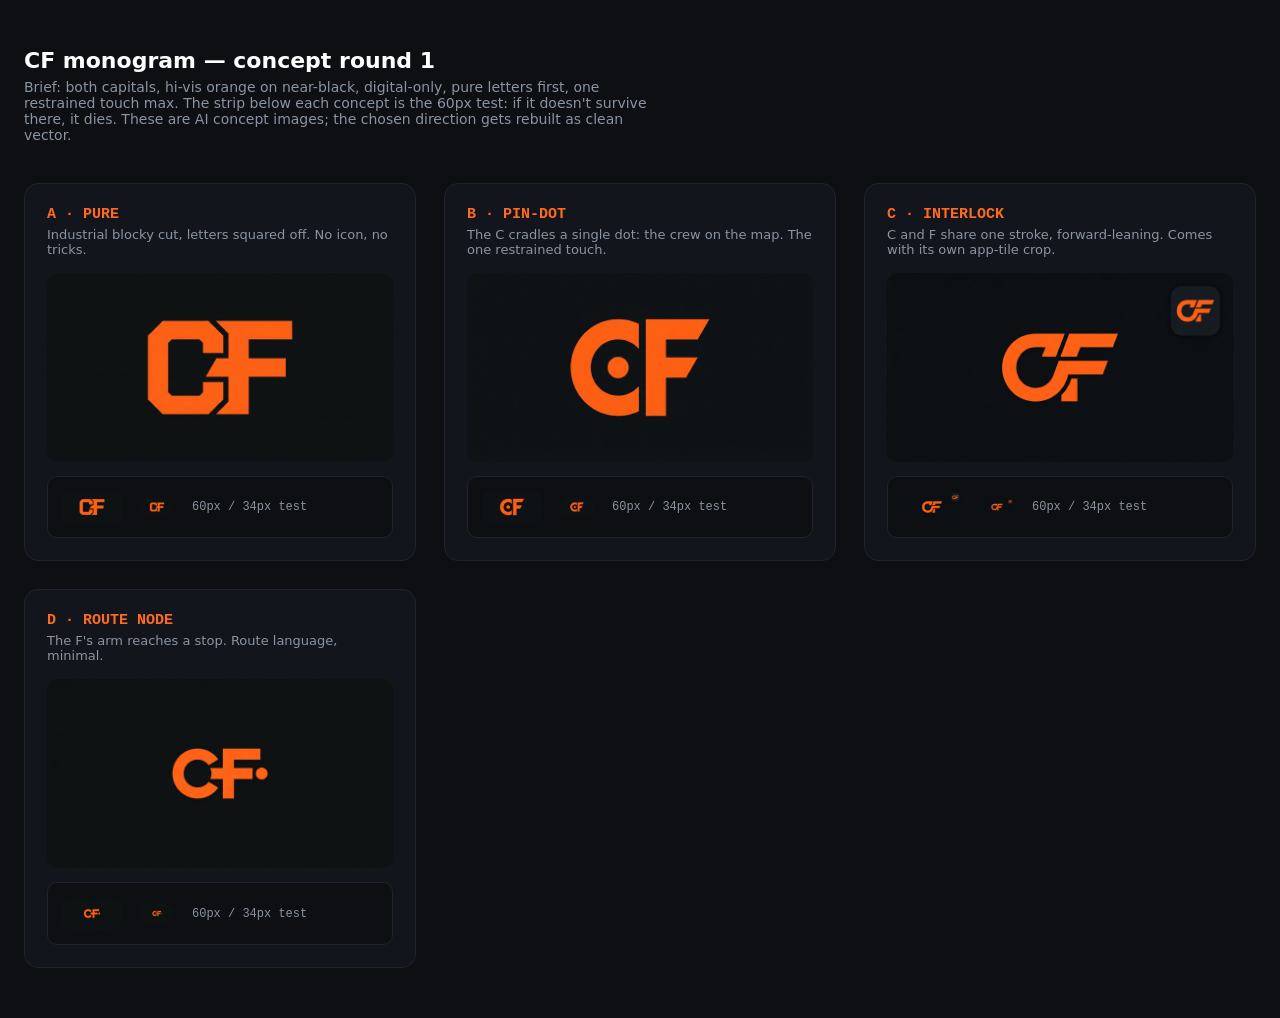
<file: brand/logo-concepts.html>
<!DOCTYPE html>
<html lang="en">
<head>
<meta charset="UTF-8">
<meta name="viewport" content="width=device-width, initial-scale=1.0">
<title>CrewFinding — CF Logo Concept Round 1</title>
<style>
body{background:#0D0F12;color:#fff;font-family:Segoe UI,system-ui,sans-serif;margin:0;padding:48px 24px}
h1{font-size:22px;margin:0 0 6px}
p.note{color:#8A94A2;font-size:14px;max-width:640px;margin:0 0 40px}
.grid{display:grid;grid-template-columns:repeat(auto-fit,minmax(300px,1fr));gap:28px;max-width:1400px}
.card{background:#12161C;border:1px solid #1E242C;border-radius:14px;padding:22px}
.card h2{font-size:15px;margin:0 0 4px;font-family:Consolas,monospace;color:#FF6A1F}
.card p{color:#8A94A2;font-size:13px;margin:0 0 16px}
.card img.big{width:100%;border-radius:10px;display:block}
.test{display:flex;align-items:center;gap:18px;margin-top:14px;padding:14px;background:#0D0F12;border-radius:10px;border:1px solid #1E242C}
.test img{border-radius:8px}
.test span{color:#8A94A2;font-size:12px;font-family:Consolas,monospace}
</style>
</head>
<body>
<h1>CF monogram — concept round 1</h1>
<p class="note">Brief: both capitals, hi-vis orange on near-black, digital-only, pure letters first, one restrained touch max. The strip below each concept is the 60px test: if it doesn't survive there, it dies. These are AI concept images; the chosen direction gets rebuilt as clean vector.</p>
<div class="grid">
  <div class="card">
    <h2>A · PURE</h2>
    <p>Industrial blocky cut, letters squared off. No icon, no tricks.</p>
    <img class="big" src="logo-a-pure.png" alt="">
    <div class="test"><img src="logo-a-pure.png" width="60" height="33" style="width:60px;height:auto"> <img src="logo-a-pure.png" style="width:34px;height:auto"> <span>60px / 34px test</span></div>
  </div>
  <div class="card">
    <h2>B · PIN-DOT</h2>
    <p>The C cradles a single dot: the crew on the map. The one restrained touch.</p>
    <img class="big" src="logo-b-pindot.png" alt="">
    <div class="test"><img src="logo-b-pindot.png" style="width:60px;height:auto"> <img src="logo-b-pindot.png" style="width:34px;height:auto"> <span>60px / 34px test</span></div>
  </div>
  <div class="card">
    <h2>C · INTERLOCK</h2>
    <p>C and F share one stroke, forward-leaning. Comes with its own app-tile crop.</p>
    <img class="big" src="logo-c-tile.png" alt="">
    <div class="test"><img src="logo-c-tile.png" style="width:60px;height:auto"> <img src="logo-c-tile.png" style="width:34px;height:auto"> <span>60px / 34px test</span></div>
  </div>
  <div class="card">
    <h2>D · ROUTE NODE</h2>
    <p>The F's arm reaches a stop. Route language, minimal.</p>
    <img class="big" src="logo-d-route.png" alt="">
    <div class="test"><img src="logo-d-route.png" style="width:60px;height:auto"> <img src="logo-d-route.png" style="width:34px;height:auto"> <span>60px / 34px test</span></div>
  </div>
</div>
</body>
</html>
</file>
<file: assets/cf.css>
/* ==========================================================================
   CrewFinding design system · AKA Moving look · 2026-10-19
   --------------------------------------------------------------------------
   Identity   AKA brand navy + gold. Instrument Sans display, system sans body.
   Colour     GOLD  = crews + action (the crew, the button, the live dot)
              GREEN = profit confirmed ONLY.   RED = a job losing money ONLY.
   Rhythm     NIGHT bands (cinematic: hero, story beats, close) alternate with
              IVORY / WHITE bands (calm, readable: substance, FAQ, proof).
              Colour roles (--fg, --card, --accent ...) flip per band, so every
              component works in both. Never hard-code a text colour in a page.
   Replaces   the 2026-07 charcoal + orange system (kept in _backup-orange-2026-10-19).
   ========================================================================== */

:root{
  /* AKA brand */
  --navy:#002855;
  --deep:#0B1F3A;
  --night:#071426;      /* cinematic ground. Every render was normalized to this. */
  --gold:#FFD100;
  --ivory:#F9F4EA;
  --route:#54667E;

  /* roles: DARK is the default */
  --bg:var(--night);
  --fg:#FFFFFF;
  --fg-body:#CAD6E6;
  --fg-mute:#9DB1CC;
  --line:#1B3558;
  --card:rgba(13,34,64,.62);
  --card-line:rgba(255,255,255,.11);
  --accent:#FFD100;
  --accent-line:rgba(255,209,0,.42);
  --profit-t:#2EE86C;
  --loss-t:#FF6B5E;

  --disp:"Instrument Sans",-apple-system,BlinkMacSystemFont,"Segoe UI",Roboto,sans-serif;
  --body:-apple-system,BlinkMacSystemFont,"Segoe UI",Roboto,"Helvetica Neue",Arial,sans-serif;
  --data:var(--body);
}

/* LIGHT bands: ivory ground (white cards) or white ground (ivory cards) */
.on-light{
  --fg:#0B1F3A;
  --fg-body:#1B2A44;
  --fg-mute:#52627D;
  --line:#E4D9C2;
  --card:#FFFFFF;
  --card-line:#E8DECA;
  --accent:#8A6100;                 /* gold as TEXT on light = deep amber (contrast-safe) */
  --accent-line:rgba(138,97,0,.4);
  --profit-t:#0B7A3B;
  --loss-t:#B3261E;
  color:var(--fg);
}
/* decorative motifs may bleed past the edge; clip them so they never create a horizontal scrollbar */
.band-ivory,.band-white,.band-navy,.band-night{overflow-x:clip}
.band-ivory{background:var(--ivory)}
.band-white{background:#fff;--card:#FBF7EE}

/* ============================ BASE ============================ */
*{margin:0;padding:0;box-sizing:border-box}
html{overflow-x:hidden;overflow-x:clip;max-width:100%}
html.lenis{height:auto}
.lenis.lenis-smooth{scroll-behavior:auto}
body{
  background:var(--night);color:var(--fg);
  font-family:var(--body);font-size:17px;line-height:1.6;
  overflow-x:hidden;overflow-x:clip;max-width:100%;
  -webkit-font-smoothing:antialiased;font-variant-numeric:tabular-nums;
}
::selection{background:var(--gold);color:var(--deep)}
a:focus-visible,button:focus-visible,summary:focus-visible,input:focus-visible{outline:2px solid var(--gold);outline-offset:3px;border-radius:4px}
.on-light a:focus-visible,.on-light summary:focus-visible{outline-color:var(--navy)}
h1,h2,h3{font-family:var(--disp);font-weight:700;line-height:1.05;letter-spacing:-.022em;color:var(--fg);font-variant-numeric:normal}
h3{letter-spacing:-.012em}
h1,h2,h3{text-wrap:balance}
p{text-wrap:pretty}
h1 em,h2 em{font-style:normal;color:var(--accent)}
a{color:inherit}
img{max-width:100%}
.num{font-variant-numeric:tabular-nums}
.wrap{width:100%;max-width:1160px;margin:0 auto;padding:0 24px}

/* eyebrow: small caps label with the AKA gold square tick */
.eyebrow{
  display:flex;align-items:center;gap:10px;
  font-family:var(--body);font-weight:700;font-size:12.5px;letter-spacing:.16em;text-transform:uppercase;
  color:var(--accent);margin-bottom:18px;
}
.eyebrow::before{content:"";width:8px;height:8px;border-radius:2px;background:var(--gold);flex:none}
.eyebrow.cool{color:var(--fg-mute)}
.close .eyebrow,.tl-head .eyebrow,.p-head .eyebrow{justify-content:center}

.seolink{
  font-weight:600;font-size:15px;color:var(--accent);text-decoration:none;
  border-bottom:1px solid var(--accent-line);padding-bottom:2px;
  transition:border-color .2s ease-out;cursor:pointer;
}
.seolink:hover{border-color:var(--accent)}

/* ============================ ATMOSPHERE ============================ */
.grain{
  position:fixed;inset:-50%;z-index:80;pointer-events:none;opacity:.04;
  background-image:url("data:image/svg+xml,%3Csvg xmlns='http://www.w3.org/2000/svg' width='240' height='240'%3E%3Cfilter id='n'%3E%3CfeTurbulence type='fractalNoise' baseFrequency='0.9' numOctaves='2'/%3E%3C/filter%3E%3Crect width='240' height='240' filter='url(%23n)' opacity='1'/%3E%3C/svg%3E");
  animation:grain 8s steps(6) infinite;
}
@keyframes grain{
  0%,100%{transform:translate(0,0)}17%{transform:translate(-3%,2%)}34%{transform:translate(2%,-3%)}
  51%{transform:translate(-2%,-2%)}68%{transform:translate(3%,1%)}85%{transform:translate(1%,3%)}
}
section{position:relative}
.inner{position:relative;z-index:1}

/* NIGHT band: navy ground, faint city, soft inner vignette so it never reads as flat black */
.band-night{background:var(--night);box-shadow:inset 0 0 180px rgba(0,8,22,.55)}
.citytex::before{
  content:"";position:absolute;inset:0;z-index:0;pointer-events:none;
  background:url(city-basemap.webp) center/cover no-repeat;opacity:.1;
  -webkit-mask-image:radial-gradient(ellipse 95% 85% at 50% 50%,#000 25%,transparent 80%);
  mask-image:radial-gradient(ellipse 95% 85% at 50% 50%,#000 25%,transparent 80%);
}
/* NAVY showcase band (AKA "chosen by professionals" band): brand navy with gold hairlines */
.band-navy{
  background:radial-gradient(ellipse 80% 70% at 50% 0%,#003a7a 0%,var(--navy) 38%,#041a38 100%);
  border-top:1px solid rgba(255,209,0,.38);border-bottom:1px solid rgba(255,209,0,.38);
}
/* rounded-top transition: a band rides up over the one above it (AKA section transition) */
.round-top{border-radius:36px 36px 0 0;margin-top:-36px;z-index:3}
@media(max-width:720px){.round-top{border-radius:24px 24px 0 0;margin-top:-24px}}

/* thematic motifs: single-weight line art at low opacity, the AKA route + origin ring + gold
   destination dot, drawn as the CrewFinding reticle. Hidden on mobile. */
.motif{position:absolute;pointer-events:none;z-index:0;opacity:.09;color:var(--navy)}
.band-night .motif,.band-navy .motif{color:var(--gold);opacity:.1}
@media(max-width:860px){.motif{display:none!important}}

/* ============================ NAV ============================ */
nav{
  position:fixed;top:0;left:0;right:0;z-index:90;
  display:flex;align-items:center;justify-content:space-between;
  padding:14px 24px;
  background:linear-gradient(180deg,rgba(7,20,38,.92),rgba(7,20,38,0));
  transition:background .3s;
}
nav.solid,nav.always{background:rgba(7,20,38,.95);border-bottom:1px solid var(--line);backdrop-filter:blur(8px)}
.brand{display:flex;align-items:center;gap:10px;text-decoration:none}
.cf{
  width:36px;height:36px;border-radius:10px;
  background:linear-gradient(145deg,#12315c,var(--deep));border:1px solid rgba(255,209,0,.4);
  display:grid;place-items:center;flex:none;
}
.wm{font-family:var(--disp);font-weight:700;font-size:19px;letter-spacing:-.012em;color:#fff;white-space:nowrap}
.wm b{color:var(--gold);font-weight:700}
.navlinks{display:flex;align-items:center;gap:26px}
.navlinks a.plain{font-size:15px;font-weight:500;color:var(--fg-mute);text-decoration:none;transition:color .2s ease-out}
.navlinks a.plain:hover{color:#fff}

/* nav dropdown: who it's for */
.navdrop{position:relative}
.ndbtn{background:none;border:none;color:var(--fg-mute);font-family:var(--body);font-weight:500;font-size:15px;cursor:pointer;padding:6px 2px;display:flex;align-items:center;gap:6px;transition:color .2s ease-out}
.ndbtn span{display:none}
.ndbtn::after{content:"";width:6px;height:6px;border-right:2px solid currentColor;border-bottom:2px solid currentColor;transform:rotate(45deg) translateY(-2px);margin-left:2px}
.navdrop:hover .ndbtn,.ndbtn:focus{color:#fff}
.ndmenu{position:absolute;top:100%;left:50%;transform:translateX(-50%);padding-top:14px;display:none;min-width:250px}
.navdrop:hover .ndmenu,.navdrop:focus-within .ndmenu{display:block}
.ndcard{background:rgba(7,20,38,.98);border:1px solid var(--line);border-top:2px solid var(--gold);border-radius:12px;padding:8px;backdrop-filter:blur(8px);box-shadow:0 18px 50px rgba(0,0,0,.5)}
.ndcard a{display:block;padding:11px 14px;border-radius:8px;font-size:15px;font-weight:500;color:#CFD9E7;text-decoration:none;transition:background .15s ease-out,color .15s ease-out}
.ndcard a:hover{background:rgba(255,209,0,.12);color:#fff}
.ndcard .ndsoon{display:block;padding:9px 14px 6px;font-size:11px;font-weight:700;letter-spacing:.16em;color:#6F86A6}

/* ============================ BUTTONS ============================ */
.btn,a.btn,a.btn:visited{
  position:relative;overflow:hidden;
  display:inline-block;background:var(--gold);color:var(--deep);text-decoration:none;
  font-family:var(--body);font-weight:700;font-size:15px;letter-spacing:.005em;
  padding:13px 26px;border-radius:10px;border:none;cursor:pointer;
  transition:transform .2s ease-out,box-shadow .2s ease-out;
}
.btn:hover,a.btn:hover{color:var(--deep);transform:translateY(-2px);box-shadow:0 10px 32px rgba(255,209,0,.38)}
.btn.small,a.btn.small{padding:9px 18px;font-size:14px}
/* periodic diagonal light sweep (AKA button shine) */
.btn::after{
  content:"";position:absolute;inset:0;pointer-events:none;
  background:linear-gradient(115deg,transparent 35%,rgba(255,255,255,.55) 50%,transparent 65%);
  transform:translateX(-130%);animation:shine 4.6s ease-in-out infinite;
}
@keyframes shine{0%,62%{transform:translateX(-130%)}100%{transform:translateX(130%)}}
.btn.on-gold,a.btn.on-gold,a.btn.on-gold:visited{background:var(--deep);color:#fff}
.btn.on-gold:hover,a.btn.on-gold:hover{color:#fff;box-shadow:0 10px 32px rgba(11,31,58,.45)}

.badges{display:flex;gap:10px}
.badge{
  display:flex;align-items:center;gap:9px;text-decoration:none;
  border:1px solid rgba(255,255,255,.24);border-radius:10px;padding:9px 16px;background:rgba(7,20,38,.62);
  transition:border-color .2s ease-out;cursor:pointer;color:#fff;
}
.badge:hover{border-color:rgba(255,209,0,.7)}
.badge svg{width:18px;height:20px;flex:none}
.badge .b1{font-size:10px;color:var(--fg-mute);line-height:1.2}
.badge .b2{font-size:14px;font-weight:600;line-height:1.2}
.ctarow{display:flex;align-items:center;gap:18px;flex-wrap:wrap}
.ctanote{font-weight:600;font-size:12.5px;letter-spacing:.12em;color:#A9BBD3;margin-top:16px}

/* ============================ CARDS ============================ */
/* feature card: navy showcase card (renders were normalized to the night ground, so they sit seamlessly) */
.acard{
  display:block;border:1px solid rgba(255,255,255,.1);border-radius:16px;padding:24px 22px;
  background:linear-gradient(180deg,#0C2240,var(--night));color:#fff;text-decoration:none;
  box-shadow:0 14px 40px rgba(7,20,38,.22);
  transition:transform .3s ease-out,border-color .3s ease-out,box-shadow .3s ease-out;
}
.acard:hover{transform:translateY(-6px);border-color:rgba(255,209,0,.7);box-shadow:0 22px 54px rgba(7,20,38,.38),0 0 0 1px rgba(255,209,0,.25)}
.acard img{
  height:190px;width:auto;max-width:100%;margin:0 auto 10px;display:block;object-fit:contain;
  transition:filter .3s ease-out,transform .3s ease-out;
  -webkit-mask-image:radial-gradient(ellipse closest-side,#000 62%,transparent 98%);
  mask-image:radial-gradient(ellipse closest-side,#000 62%,transparent 98%);
}
.acard:hover img{filter:drop-shadow(0 0 28px rgba(255,209,0,.42));transform:scale(1.07)}
.acard h3{font-size:21px;color:#fff;margin:6px 0 8px}
.acard p{color:#CAD6E6;font-size:15.5px;line-height:1.6}
.acard .ben{color:#fff;font-size:15px;margin-top:10px;font-weight:600}
.acard .ex{font-size:13.5px;line-height:1.6;color:#A9BBD3;margin-top:14px;padding-top:12px;border-top:1px dashed rgba(255,255,255,.18)}
.acard .ex b{color:var(--gold);font-weight:700}

/* generic content card (pains, tiers) */
.pain{border:1px solid var(--card-line);border-radius:16px;padding:26px 24px;background:var(--card)}
.on-light .pain{box-shadow:0 10px 30px rgba(11,31,58,.07)}
.pain .ico{font-size:26px;margin-bottom:12px}
.pain h3{font-size:20px;margin-bottom:10px}
.pain p{color:var(--fg-body);font-size:16px;line-height:1.65}
.pain p b{color:var(--fg);font-weight:700}

/* FAQ */
.qa{max-width:780px;margin-top:36px}
.qa details{border-bottom:1px solid var(--line);padding:6px 0}
.qa summary{cursor:pointer;font-weight:600;font-size:18px;color:var(--fg);padding:16px 0;list-style:none;display:flex;justify-content:space-between;gap:16px}
.qa summary::-webkit-details-marker{display:none}
.qa summary::after{content:"+";color:var(--accent);font-size:24px;font-weight:600;line-height:1}
.qa details[open] summary::after{content:"−"}
.qa details p{color:var(--fg-body);font-size:16.5px;line-height:1.7;padding:0 0 18px;max-width:660px}

/* ============================ CLOSE: the gold card ============================ */
.close{padding:110px 24px;text-align:center}
.cta-card{
  position:relative;z-index:1;max-width:900px;margin:0 auto;
  background:var(--gold);border-radius:24px;padding:56px 40px 48px;text-align:center;
  box-shadow:0 34px 90px rgba(0,0,0,.5),0 0 0 1px rgba(255,255,255,.25) inset;
}
.cta-card h2{color:var(--deep);font-size:clamp(30px,4.6vw,56px);max-width:760px;margin:0 auto 28px}
.cta-card .ctanote{color:#4A3A00}
.cta-card .seolink{color:#4A3A00;border-color:rgba(74,58,0,.4)}
.cta-card .seolink:hover{border-color:#4A3A00}
.cta-card .links{margin-top:26px;color:#4A3A00}

/* ============================ FOOTER ============================ */
footer{border-top:2px solid var(--gold);padding:70px 24px 40px;background:#050F1E;position:relative;z-index:1}
.fgrid{max-width:1160px;margin:0 auto;display:grid;grid-template-columns:1.2fr 1fr 1fr 1fr 1fr;gap:36px}
@media(max-width:880px){.fgrid{grid-template-columns:1fr 1fr}}
.fcol h4{font-family:var(--body);font-size:12.5px;font-weight:700;letter-spacing:.16em;color:var(--gold);text-transform:uppercase;margin-bottom:16px}
.fcol a{display:block;font-size:15px;color:#CFD9E7;text-decoration:none;padding:5px 0;transition:color .2s ease-out}
.fcol a:hover{color:#fff}
.fcol a.brand{padding:0;display:flex;margin-bottom:16px}
.fbottom{max-width:1160px;margin:56px auto 0;display:flex;justify-content:space-between;align-items:center;gap:20px;flex-wrap:wrap;color:#9DB1CC;font-size:14px}
.frow{max-width:1160px;margin:0 auto;display:flex;justify-content:space-between;align-items:center;gap:20px;flex-wrap:wrap;color:#9DB1CC;font-size:14px}
.frow a{color:#CFD9E7;text-decoration:none;margin-right:18px;font-size:15px}
.frow a:hover{color:#fff}
footer.slim{padding:46px 24px 34px}

/* ============================ RESPONSIVE ============================ */
@media(max-width:720px){
  .navdrop{display:none}
  .navlinks{gap:12px}
  .navlinks a.plain{display:none}
  .navlinks .btn{display:inline-block;padding:7px 11px;font-size:12.5px;white-space:nowrap}
  .wm{font-size:17px}
  nav{padding:12px 14px}
  .cta-card{padding:40px 22px 34px;border-radius:20px}
}
@media(prefers-reduced-motion:reduce){
  *,*::before,*::after{animation-duration:.01ms !important;animation-iteration-count:1 !important;transition-duration:.01ms !important}
  html{scroll-behavior:auto}
  .grain{display:none}
  .btn::after{display:none}
}

/* ============================ CARD CLIPS ============================
   a still poster that is replaced by a short muted clip once the card scrolls into view (assets/cf-clips.js) */
.acard .clip{position:relative;display:block;height:190px;width:auto;max-width:100%;aspect-ratio:4/3;margin:0 auto 10px;
  -webkit-mask-image:radial-gradient(ellipse closest-side,#000 62%,transparent 98%);
  mask-image:radial-gradient(ellipse closest-side,#000 62%,transparent 98%);
  transition:filter .3s ease-out,transform .3s ease-out}
.acard .clip img,.acard .clip video{position:absolute;inset:0;width:100%;height:100%;margin:0;object-fit:cover;
  -webkit-mask-image:none;mask-image:none;transition:opacity .5s ease-out}
.acard .clip video{opacity:0}
.acard .clip.live video{opacity:1}
.acard:hover .clip img{filter:none;transform:none}
.acard:hover .clip{filter:drop-shadow(0 0 28px rgba(255,209,0,.42));transform:scale(1.05)}
@media (prefers-reduced-motion:reduce){.acard .clip video{display:none}}
</file>
<file: assets/cf-dispatch.css>
/* Dispatch + shipment tracking card, and the "rest of the office" tool strip. Shared by the homepage and the trucking page. */
.dsp-grid{display:grid;grid-template-columns:1fr 1.12fr;gap:56px;align-items:center}
@media(max-width:960px){.dsp-grid{grid-template-columns:1fr;gap:34px}}
.dsp-copy p{color:var(--fg-body);max-width:540px;margin:18px 0 22px;font-size:17.5px;line-height:1.7}
.dsp-copy h2{font-size:clamp(32px,4.4vw,56px);max-width:660px}
.dsp-who{display:flex;flex-wrap:wrap;gap:10px;margin:0 0 22px;padding:0;list-style:none}
.dsp-who li{border:1px solid rgba(255,209,0,.5);color:#FFE27A;border-radius:999px;padding:7px 15px;font-weight:700;font-size:14px;background:rgba(255,209,0,.07)}
.dsp-steps{margin:0 0 22px;padding:0;list-style:none;display:grid;gap:11px;max-width:540px}
.dsp-steps li{position:relative;padding-left:22px;color:#DCE5F0;font-size:16.5px;line-height:1.5}
.dsp-steps li b{color:#fff}
.dsp-steps li::before{content:"";position:absolute;left:0;top:8px;width:9px;height:9px;border-radius:50%;background:var(--gold);box-shadow:0 0 10px rgba(255,209,0,.8)}
.dsp-note{color:#9DB1CC;font-size:15px;max-width:520px;margin:0 0 6px}
.shipcard{position:relative;overflow:hidden;background:rgba(7,22,44,.88);border:1px solid rgba(255,255,255,.13);border-top:2px solid var(--gold);border-radius:14px;padding:22px 24px 20px;max-width:640px;width:100%;margin:0 auto;backdrop-filter:blur(4px);box-shadow:0 30px 80px rgba(0,0,0,.45),0 0 60px rgba(255,209,0,.08)}
.shipcard::before{content:"";position:absolute;left:-35%;top:0;width:35%;height:2px;background:linear-gradient(90deg,transparent,#fff,var(--gold),transparent);filter:drop-shadow(0 0 6px rgba(255,209,0,.9));animation:shsweep 3.6s ease-in-out infinite}
@keyframes shsweep{0%{left:-35%}60%,100%{left:100%}}
.sh-head{display:flex;justify-content:space-between;align-items:center;gap:10px;flex-wrap:wrap;color:#9DB1CC;font-weight:700;font-size:12.5px;letter-spacing:.1em;border-bottom:1px solid #1B3558;padding-bottom:13px}
.sh-live{display:inline-flex;align-items:center;gap:6px;color:var(--gold);font-size:11px;letter-spacing:.14em;border:1px solid rgba(255,209,0,.45);border-radius:999px;padding:3px 9px 3px 8px}
.sh-live i{width:7px;height:7px;border-radius:50%;background:var(--gold);box-shadow:0 0 8px var(--gold);animation:shpulse 1.4s ease-in-out infinite}
@keyframes shpulse{0%,100%{opacity:1;transform:scale(1)}50%{opacity:.35;transform:scale(.7)}}
.sh-bar{display:flex;justify-content:space-between;align-items:center;gap:12px;margin:14px 0 2px}
.sh-status{font-weight:700;font-size:13.5px;letter-spacing:.08em;color:var(--gold);min-height:20px}
.sh-status.done{color:#fff}
.sh-status.tick{animation:shtick .35s ease-out}
@keyframes shtick{0%{transform:translateY(5px);opacity:.3}100%{transform:none;opacity:1}}
.sh-clock{font-weight:700;font-size:15px;color:#fff;font-variant-numeric:tabular-nums;white-space:nowrap}
.sh-svg{display:block;width:100%;height:auto;margin:6px 0 4px;overflow:visible}
.sh-node .ring{fill:none;stroke:var(--gold);stroke-width:2;opacity:0;transform-box:fill-box;transform-origin:center}
.sh-node.ping .ring{animation:shring 1.15s ease-out both}
.sh-node.ping .r2{animation-delay:.2s}
@keyframes shring{0%{transform:scale(1);opacity:.9}100%{transform:scale(3.6);opacity:0}}
.sh-node .core{fill:#0B1D36;stroke:#44607F;stroke-width:2;transition:stroke .3s,fill .3s}
.sh-node.on .core{stroke:var(--gold);fill:#14305A}
.sh-badge circle{fill:#0B1D36;stroke:#44607F;stroke-width:1.6;transition:fill .3s,stroke .3s}
.sh-badge text{font-size:14px;font-weight:700;fill:#9DB1CC;text-anchor:middle;dominant-baseline:central;transition:fill .3s}
.sh-badge.on circle{fill:var(--gold);stroke:var(--gold);filter:drop-shadow(0 0 7px rgba(255,209,0,.8))}
.sh-badge.on text{fill:#0B1F3A}
.sh-veh image{filter:drop-shadow(0 0 5px rgba(255,209,0,.6)) drop-shadow(0 2px 3px rgba(0,0,0,.55));transition:opacity .6s}
.sh-veh.dim image{opacity:.34}
.sh-rows{list-style:none;margin:10px 0 0;padding:0}
.sh-rows li{display:grid;grid-template-columns:30px 1fr auto;gap:4px 12px;align-items:start;padding:11px 0;border-top:1px solid #1B3558;opacity:.32;transition:opacity .45s}
.sh-rows li.on{opacity:1}
.sh-rows .n{width:24px;height:24px;border-radius:50%;border:1.5px solid #44607F;color:#9DB1CC;font-style:normal;font-weight:700;font-size:12.5px;display:grid;place-items:center;transition:all .3s}
.sh-rows li.on .n{background:var(--gold);border-color:var(--gold);color:#0B1F3A;box-shadow:0 0 10px rgba(255,209,0,.6)}
.sh-rows b{display:block;color:#fff;font-size:15.5px;line-height:1.3}
.sh-rows .d{display:block;color:#9DB1CC;font-size:13.5px;line-height:1.4;margin-top:2px}
.sh-rows .t{color:#fff;font-weight:700;font-size:14px;font-variant-numeric:tabular-nums;text-align:right;white-space:nowrap}
.sh-rows .held{grid-column:2 / -1;justify-self:start;margin-top:3px;font-size:10.5px;font-weight:700;letter-spacing:.12em;color:#FFE27A;border:1px solid rgba(255,209,0,.4);border-radius:6px;padding:2px 8px}
.sh-replay{margin-top:12px;background:none;border:1px solid #2E4A6E;color:#9DB1CC;border-radius:999px;padding:6px 14px;font-family:inherit;font-weight:600;font-size:12.5px;line-height:1;letter-spacing:.08em;cursor:pointer}
.sh-replay:hover{color:#fff;border-color:var(--gold)}
@media(prefers-reduced-motion:reduce){.shipcard::before,.sh-live i,.sh-node.ping .ring,.sh-status.tick{animation:none}}

/* the rest of the back office */
.moretools{margin-top:54px}
.moretools > h3{font-size:clamp(22px,2.6vw,30px);margin:0 0 6px;color:var(--fg)}
.moretools > .mt-sub{color:var(--fg-mute);margin:0 0 22px;font-size:16.5px;max-width:640px}
.mtgrid{display:grid;grid-template-columns:repeat(auto-fill,minmax(230px,1fr));gap:14px}
.mt{background:#fff;border:1px solid #E4D9C2;border-radius:14px;padding:16px 18px 15px;display:block;text-decoration:none;color:inherit;transition:transform .25s ease-out,box-shadow .25s ease-out,border-color .25s}
.mt:hover{transform:translateY(-3px);box-shadow:0 14px 34px rgba(11,31,58,.1);border-color:#FFD100}
.mt b{display:flex;align-items:center;gap:9px;color:#0B1F3A;font-size:16px;line-height:1.3}
.mt b::before{content:"";flex:none;width:9px;height:9px;border-radius:50%;background:#FFD100;box-shadow:0 0 0 3px rgba(255,209,0,.25)}
.mt span{display:block;color:#3F5068;font-size:14.5px;line-height:1.5;margin-top:5px}
.mt.star{border:2px solid #FFD100;background:#FFFBEA}
.mt.star em{display:inline-block;margin-left:auto;font-style:normal;font-size:10.5px;letter-spacing:.12em;font-weight:700;background:#0B1F3A;color:#FFD100;border-radius:6px;padding:2px 7px}

/* tool cards: same navy showcase card as the six, two featured on top */
.agrid.toolgrid{grid-template-columns:repeat(6,1fr);margin-top:6px}
.agrid.toolgrid .acard{grid-column:span 2;cursor:default}
.agrid.toolgrid .acard.feat{grid-column:span 3;border-color:rgba(255,209,0,.55);box-shadow:0 14px 40px rgba(7,20,38,.22),0 0 40px rgba(255,209,0,.12);cursor:pointer}
.agrid.toolgrid .acard.feat img{height:250px}
.agrid.toolgrid .acard.feat h3{font-size:24px}
.newtag{display:inline-block;margin-left:10px;vertical-align:middle;font-style:normal;font-size:10.5px;letter-spacing:.12em;font-weight:700;background:var(--gold);color:#0B1F3A;border-radius:6px;padding:3px 8px}
@media(max-width:900px){.agrid.toolgrid{grid-template-columns:repeat(2,1fr)}.agrid.toolgrid .acard,.agrid.toolgrid .acard.feat,.agrid.toolgrid .acard:nth-last-child(-n+2):not(.feat){grid-column:span 1}.agrid.toolgrid .acard.feat{grid-column:span 2}.agrid.toolgrid .acard.feat img{height:210px}}
@media(max-width:600px){.agrid.toolgrid{grid-template-columns:1fr}.agrid.toolgrid .acard,.agrid.toolgrid .acard.feat{grid-column:span 1}}

/* ---- scheduling + dispatch: heading, five-step flow, dispatch board ---- */
.dsp-top{display:grid;grid-template-columns:1.05fr 1fr;gap:48px;align-items:end;margin-bottom:34px}
@media(max-width:960px){.dsp-top{grid-template-columns:1fr;gap:6px}}
.dsp-top h2{font-size:clamp(32px,4.4vw,56px);max-width:720px}
.dsp-top .dsp-copy p{margin:0;max-width:560px}
.dsp-center{text-align:center;margin:26px auto 0;max-width:640px}
.flow{position:relative;list-style:none;margin:0 0 26px;padding:0;display:grid;grid-template-columns:repeat(5,1fr);gap:0 8px;row-gap:12px}
.flow li{position:relative;text-align:center;padding:0 4px;opacity:.38;transition:opacity .5s}
.flow li.on{opacity:1}
.flow li::after{content:"";position:absolute;top:17px;left:calc(50% + 24px);right:calc(-50% + 24px);height:2px;background:#27456B}
.flow li:last-of-type::after{display:none}
.flow li.on::after{background:var(--gold);box-shadow:0 0 8px rgba(255,209,0,.7)}
.flow li i{display:grid;place-items:center;width:34px;height:34px;margin:0 auto 8px;border-radius:50%;border:2px solid #44607F;background:#0B1D36;color:#9DB1CC;font-style:normal;font-weight:700;font-size:15px;transition:all .4s}
.flow li.on i{background:var(--gold);border-color:var(--gold);color:#0B1F3A;box-shadow:0 0 16px rgba(255,209,0,.7)}
.flow li b{display:block;color:#fff;font-size:16px}
.flow li span{display:block;color:#9DB1CC;font-size:13.5px;line-height:1.35;margin-top:2px}
.flow .fg{font-style:normal;font-weight:700;font-size:11px;letter-spacing:.16em;color:#FFE27A;text-align:center;border-top:1.5px dashed rgba(255,209,0,.45);padding-top:8px}
.flow .g1{grid-column:1 / 4}
.flow .g2{grid-column:4 / 6}
@media(max-width:640px){.flow li span{display:none}.flow li b{font-size:13px}.flow li i{width:30px;height:30px}.flow li::after{top:15px;left:calc(50% + 20px);right:calc(-50% + 20px)}.flow .fg{font-size:9.5px;letter-spacing:.1em}}
.dispcard{--rh:74px;position:relative;overflow:hidden;background:rgba(7,22,44,.88);border:1px solid rgba(255,255,255,.13);border-top:2px solid var(--gold);border-radius:14px;padding:22px 24px 18px;width:100%;backdrop-filter:blur(4px);box-shadow:0 30px 80px rgba(0,0,0,.45),0 0 60px rgba(255,209,0,.08)}
.dispcard::before{content:"";position:absolute;left:-35%;top:0;width:35%;height:2px;background:linear-gradient(90deg,transparent,#fff,var(--gold),transparent);filter:drop-shadow(0 0 6px rgba(255,209,0,.9));animation:shsweep 3.6s ease-in-out infinite}
.db-grid{display:grid;grid-template-columns:230px 1fr;gap:26px;margin-top:16px}
.db-h{font-size:11.5px;font-weight:700;letter-spacing:.14em;color:#9DB1CC;margin-bottom:10px}
.db-queue,.db-lanes{display:flex;flex-direction:column;gap:12px}
.db-queue .db-h,.db-lanes .db-h{margin-bottom:0}
.db-job{position:relative;z-index:2;height:var(--rh);box-sizing:border-box;display:flex;flex-direction:column;justify-content:center;padding:0 16px;border:1px solid #2E4A6E;border-radius:10px;background:#0F2748;transition:transform .9s cubic-bezier(.3,.7,.2,1),width .9s cubic-bezier(.3,.7,.2,1),border-color .3s,box-shadow .3s,background .3s}
.db-job b{color:#fff;font-size:15px}
.db-job span{color:#9DB1CC;font-size:13.5px}
.db-job.placed{border-color:var(--gold);background:#14305A;box-shadow:0 0 20px rgba(255,209,0,.35)}
.db-lane{display:grid;grid-template-columns:250px 230px 1fr;gap:16px;align-items:center;min-height:var(--rh)}
.db-lh{display:flex;gap:12px;align-items:center}
.db-lh b{display:block;color:#fff;font-size:13px;letter-spacing:.1em}
.db-lh span{display:block;color:#9DB1CC;font-size:13.5px;line-height:1.3;margin-top:2px}
.db-lh img{width:62px;height:auto;flex:none;filter:drop-shadow(0 0 6px rgba(255,209,0,.5))}
.db-mono{display:grid;place-items:center;width:36px;height:36px;flex:none;margin:0 13px 0 11px;border-radius:50%;border:1.5px solid var(--gold);color:var(--gold);font-style:normal;font-weight:700}
.db-slot{height:var(--rh);box-sizing:border-box;border:1.5px dashed #2E4A6E;border-radius:10px}
.db-rc{display:flex;flex-wrap:wrap;gap:6px;align-items:center;align-content:center}
.db-rc i{font-style:normal;display:inline-flex;flex-direction:column;border:1px solid #2E4A6E;border-radius:8px;padding:4px 10px;opacity:.28;transition:opacity .35s,border-color .35s,background .35s}
.db-rc i b{font-size:10px;letter-spacing:.1em;color:#9DB1CC}
.db-rc i u{text-decoration:none;font-size:13.5px;font-weight:700;color:#fff;font-variant-numeric:tabular-nums}
.db-rc i.on{opacity:1;border-color:var(--gold);background:rgba(255,209,0,.1)}
.db-rc i.on b{color:#FFE27A}
.db-route{flex-basis:100%;font-style:normal;font-size:12.5px;color:#9DB1CC;opacity:0;transition:opacity .4s;margin-top:1px}
.db-route.on{opacity:1}
.db-foot{display:flex;justify-content:space-between;align-items:center;gap:12px;flex-wrap:wrap;margin-top:14px;padding-top:12px;border-top:1px solid #1B3558}
.db-sum{font-weight:700;font-size:14px;letter-spacing:.1em;color:var(--gold)}
.db-foot .sh-replay{margin-top:0}
@media(max-width:900px){
  .dispcard{--rh:62px}
  .db-grid{grid-template-columns:1fr;gap:18px}
  .db-queue{display:grid;grid-template-columns:repeat(3,minmax(0,1fr));gap:8px}
  .db-queue .db-h{grid-column:1 / -1}
  .db-job{padding:0 10px;justify-self:start;width:100%}
  .db-job b{font-size:13px}
  .db-job span{font-size:11.5px;line-height:1.25}
  .db-lane{grid-template-columns:1fr;gap:8px;padding:10px 0;border-top:1px solid #1B3558}
  .db-lanes .db-h{display:none}
}
@media(prefers-reduced-motion:reduce){.dispcard::before{animation:none}.db-job{transition:none}}

/* ---- universal skeleton: switcher, neutral lane icons, neutral tracking markers ---- */
.vtabs{display:flex;flex-wrap:wrap;gap:8px;align-items:center;margin:0 0 18px}
.vtabs .vt-l{font-size:11.5px;font-weight:700;letter-spacing:.14em;color:#9DB1CC;margin-right:6px}
.vtabs button{font:inherit;font-weight:700;font-size:14px;line-height:1;padding:9px 16px;border-radius:999px;border:1px solid #2E4A6E;background:transparent;color:#DCE5F0;cursor:pointer;transition:all .25s}
.vtabs button:hover{border-color:var(--gold)}
.vtabs button[aria-selected="true"]{background:var(--gold);border-color:var(--gold);color:#0B1F3A;box-shadow:0 0 16px rgba(255,209,0,.45)}
.vtabs .vlink{margin-left:auto;color:#FFE27A;font-size:14.5px;font-weight:600;text-decoration:none;border-bottom:1px solid rgba(255,209,0,.4)}
.vtabs .vlink:hover{border-color:var(--gold)}
@media(max-width:640px){.vtabs .vlink{margin-left:0;flex-basis:100%}}
#shipment .vtabs{margin-bottom:26px}
.db-ico{display:grid;place-items:center;width:46px;height:46px;flex:none;margin:0 8px 0 4px;border-radius:50%;border:1.5px solid var(--gold);background:rgba(255,209,0,.08);box-shadow:0 0 14px rgba(255,209,0,.25)}
.db-ico svg{width:23px;height:23px}
.sh-veh.mk{transition:opacity .6s}
.sh-veh.mk.dim{opacity:.34}
.mk-ring{fill:rgba(255,209,0,.16);stroke:var(--gold);stroke-width:2}
.mk-core{fill:var(--gold);filter:drop-shadow(0 0 6px rgba(255,209,0,.9))}
.sh-veh.pt .mk-ring{fill:rgba(255,255,255,.12);stroke:#fff}
.sh-veh.pt .mk-core{fill:#fff;filter:drop-shadow(0 0 6px rgba(255,255,255,.7))}
.mk-lab{font-size:11px;font-weight:700;letter-spacing:.12em;fill:#9DB1CC;text-anchor:middle}
</file>
<file: assets/cf-live.css>
/* Live feature cards. Every feature plays out on scroll, in the same navy card as the dispatch board and the shipment card.
   Needs cf.css and cf-dispatch.css (keyframes shsweep, shpulse, shtick and the .sh-head, .sh-live, .sh-rows, .sh-replay styles). */
.lvsec{position:relative}
.lv-top{max-width:800px;margin:0 0 40px}
.lv-top h2{font-size:clamp(32px,4.4vw,56px);max-width:780px}
.lv-top p{margin:16px 0 0;max-width:640px;font-size:17.5px;line-height:1.7;color:var(--fg-body)}
.lv-grid{display:grid;gap:44px 34px;grid-template-columns:repeat(2,minmax(0,1fr));align-items:start}
.lv-grid.three{grid-template-columns:repeat(3,minmax(0,1fr));gap:44px 26px}
@media(max-width:1000px){.lv-grid,.lv-grid.three{grid-template-columns:minmax(0,1fr);max-width:640px;margin:0 auto}}
.lv-cap{margin-top:20px}
.lv-cap h3{font-size:22px;line-height:1.25;margin:0 0 8px;color:var(--fg)}
.lv-cap p{margin:0 0 6px;font-size:16.5px;line-height:1.6;color:var(--fg-body)}
.lv-cap .ben{font-weight:700;color:var(--fg)}
.on-light .dsp-steps li{color:#1B2A44}
.on-light .dsp-steps li b{color:var(--deep)}
.on-light .dsp-steps li::before{box-shadow:0 0 0 3px rgba(255,209,0,.28)}

/* the card */
.lvcard{position:relative;overflow:hidden;background:rgba(7,22,44,.94);border:1px solid rgba(255,255,255,.13);border-top:2px solid var(--gold);border-radius:14px;padding:20px 22px 18px;width:100%;color:#fff;box-shadow:0 30px 80px rgba(0,0,0,.4),0 0 50px rgba(255,209,0,.07)}
.on-light .lvcard{box-shadow:0 26px 64px rgba(11,31,58,.3),0 0 40px rgba(255,209,0,.1)}
.lvcard::before{content:"";position:absolute;left:-35%;top:0;width:35%;height:2px;background:linear-gradient(90deg,transparent,#fff,var(--gold),transparent);filter:drop-shadow(0 0 6px rgba(255,209,0,.9));animation:shsweep 3.6s ease-in-out infinite}
.lvcard.sm{padding:16px 16px 14px}
.lvcard.sm .sh-head{font-size:11px;letter-spacing:.08em}
.lv-bar{display:flex;justify-content:space-between;align-items:center;gap:12px;margin:14px 0 2px;min-height:26px}
.lv-status{font-weight:700;font-size:13.5px;letter-spacing:.08em;color:var(--gold);min-height:20px}
.lv-status.tick{animation:shtick .35s ease-out}
.lv-foot{display:flex;justify-content:space-between;align-items:center;gap:12px;flex-wrap:wrap;margin-top:12px;padding-top:12px;border-top:1px solid #1B3558}
.lv-foot .sh-replay{margin-top:0}
.lv-r{opacity:0;transform:translateY(8px);transition:opacity .5s,transform .5s}
.lv-r.on{opacity:1;transform:none}
.lv-note{font-size:12.5px;color:#9DB1CC;letter-spacing:.04em}
.lv-static *,.lv-static *::before{transition:none !important;animation:none !important}
.lv-static::before{animation:none !important}

/* quote to paid */
.lv-collect{font-size:11.5px;font-weight:700;letter-spacing:.12em;color:#9DB1CC;white-space:nowrap}
.lv-collect b{color:var(--gold);font-size:21px;letter-spacing:0;font-variant-numeric:tabular-nums;margin-left:6px}
.lv-stamp{display:inline-block;margin-left:10px;padding:2px 9px;border:1.5px solid var(--gold);border-radius:6px;color:var(--gold);font-size:11px;font-weight:700;letter-spacing:.14em;vertical-align:middle;box-shadow:0 0 14px rgba(255,209,0,.5);opacity:0;transform:rotate(-5deg) scale(1.9);transition:opacity .35s,transform .45s cubic-bezier(.2,.9,.3,1.3)}
.lv-stamp.on{opacity:1;transform:rotate(-5deg) scale(1)}

/* client notification */
.nt-banner{display:flex;gap:12px;align-items:center;background:rgba(255,255,255,.09);border:1px solid rgba(255,255,255,.17);backdrop-filter:blur(6px);border-radius:16px;padding:12px 14px;margin-top:14px;opacity:0;transform:translateY(-34px);transition:transform .7s cubic-bezier(.2,.9,.3,1.25),opacity .4s}
.nt-banner.on{opacity:1;transform:none}
.nt-ico{width:38px;height:38px;border-radius:10px;background:var(--gold);display:grid;place-items:center;flex:none;box-shadow:0 0 16px rgba(255,209,0,.5)}
.nt-ico svg{width:20px;height:20px}
.nt-banner b{display:block;font-size:15px;color:#fff;line-height:1.3}
.nt-banner span{display:block;font-size:13.5px;color:#B8C8DE;margin-top:1px}
.nt-banner em{margin-left:auto;font-style:normal;font-size:12px;color:#9DB1CC;align-self:flex-start;white-space:nowrap}
.nt-route{position:relative;height:92px;margin-top:14px;border-radius:12px;background:#0B1D36;border:1px solid #1B3558;overflow:hidden}
.nt-route::before{content:"";position:absolute;left:5%;right:12%;top:50%;border-top:2px dashed #2B4766}
.nt-route::after{content:"";position:absolute;left:5%;top:50%;height:0;width:0;border-top:3px solid var(--gold);filter:drop-shadow(0 0 5px rgba(255,209,0,.7));transition:width 4s cubic-bezier(.45,0,.25,1)}
.nt-route.on::after{width:75%}
.nt-house{position:absolute;right:4%;top:50%;transform:translateY(-52%);width:30px}
.nt-truck{position:absolute;left:4%;top:50%;width:84px;height:auto;transform:translateY(-50%);transition:left 4s cubic-bezier(.45,0,.25,1);filter:drop-shadow(0 0 5px rgba(255,209,0,.55)) drop-shadow(0 2px 3px rgba(0,0,0,.55))}
.nt-truck.on{left:calc(88% - 84px)}
.nt-eta{position:absolute;left:14px;bottom:8px;font-size:11px;font-weight:700;letter-spacing:.12em;color:#9DB1CC}
.nt-arr{position:absolute;right:12px;bottom:8px;font-size:11px;font-weight:700;letter-spacing:.12em;color:var(--gold)}

/* job photos: before wipes to after */
.ph-wrap{position:relative;margin-top:14px;border-radius:12px;overflow:hidden;aspect-ratio:4/3;background:#0B1D36;border:1px solid #1B3558}
.ph-wrap img{position:absolute;inset:0;width:100%;height:100%;object-fit:cover;display:block}
.ph-after{clip-path:inset(0 100% 0 0);transition:clip-path 1.9s cubic-bezier(.5,0,.2,1)}
.ph-after.on{clip-path:inset(0 0 0 0)}
.ph-line{position:absolute;top:0;bottom:0;left:0;width:3px;background:var(--gold);box-shadow:0 0 16px var(--gold),0 0 4px #fff;opacity:0}
.ph-line.on{animation:phline 1.9s cubic-bezier(.5,0,.2,1) forwards}
@keyframes phline{0%{left:0;opacity:1}92%{opacity:1}100%{left:calc(100% - 3px);opacity:0}}
.ph-tag{position:absolute;top:10px;font-size:11px;font-weight:700;letter-spacing:.12em;padding:3px 9px;border-radius:6px;background:rgba(7,22,44,.78);border:1px solid rgba(255,255,255,.2);color:#fff}
.ph-tag.b{left:10px}
.ph-tag.a{right:10px;border-color:var(--gold);color:var(--gold)}
.ph-file{position:absolute;left:10px;right:10px;bottom:10px;display:flex;justify-content:space-between;gap:8px;flex-wrap:wrap;font-size:11px;font-weight:700;letter-spacing:.1em;color:#fff;background:rgba(7,22,44,.82);border:1px solid var(--gold);border-radius:8px;padding:6px 10px;box-shadow:0 0 18px rgba(255,209,0,.35)}

/* offline */
.of-top{display:flex;justify-content:space-between;align-items:center;gap:10px;margin-top:14px;min-height:22px}
.of-net{position:relative;height:22px;flex:1}
.of-net > span{position:absolute;right:0;top:0;display:inline-flex;gap:8px;align-items:center;font-size:12px;font-weight:700;letter-spacing:.1em;color:#9DB1CC;white-space:nowrap;opacity:0;transition:opacity .3s}
.of-net > span.on{opacity:1}
.of-net .off{color:#FFB4A8}
.of-bars{display:inline-flex;gap:2px;align-items:flex-end;height:14px}
.of-bars i{display:block;width:4px;border-radius:1px;background:var(--gold)}
.of-bars i:nth-child(1){height:4px}.of-bars i:nth-child(2){height:7px}.of-bars i:nth-child(3){height:10px}.of-bars i:nth-child(4){height:14px}
.of-net .off .of-bars i{background:#51657F}
.of-doc{margin-top:12px;border:1px solid #2E4A6E;border-radius:12px;padding:14px 16px 12px;background:#0F2748}
.of-doc b{display:block;color:#fff;font-size:15px}
.of-doc .sub{display:block;color:#9DB1CC;font-size:13px;margin-top:2px}
.of-sig{display:block;width:100%;height:64px;margin-top:6px;border-bottom:1.5px solid #3A5A82}
.of-sig path{stroke:var(--gold);stroke-width:3;fill:none;stroke-linecap:round;stroke-linejoin:round;stroke-dasharray:100;stroke-dashoffset:100;transition:stroke-dashoffset 1.7s ease-in-out;filter:drop-shadow(0 0 4px rgba(255,209,0,.6))}
.of-sig path.on{stroke-dashoffset:0}
.of-meta{display:flex;justify-content:space-between;gap:8px;margin-top:6px;font-size:11.5px;font-weight:700;letter-spacing:.1em;color:#9DB1CC;min-height:16px}
.of-state{display:grid;margin-top:12px;min-height:34px}
.of-state > *{grid-area:1/1;align-self:center}
.of-chip{display:inline-flex;align-items:center;gap:8px;justify-self:start;font-size:12.5px;font-weight:700;letter-spacing:.1em;border-radius:8px;padding:6px 12px;border:1px solid #2E4A6E;color:#DCE5F0;opacity:0;transition:opacity .35s}
.of-chip.on{opacity:1}
.of-chip.sync{border-color:var(--gold);color:var(--gold);background:rgba(255,209,0,.1)}

/* languages: the same job in two languages */
.lg-cols{display:grid;grid-template-columns:1fr 1fr;gap:12px;margin-top:14px}
@media(max-width:520px){.lg-cols{grid-template-columns:1fr}}
.lg-col{border:1px solid #2E4A6E;border-radius:12px;background:#0F2748;padding:12px 14px 6px}
.lg-col.fm{border-color:rgba(255,209,0,.55);box-shadow:0 0 22px rgba(255,209,0,.14)}
.lg-who{font-size:11px;font-weight:700;letter-spacing:.14em;color:#9DB1CC;padding-bottom:8px;border-bottom:1px solid #1B3558}
.fm .lg-who{color:var(--gold)}
.lg-list{list-style:none;margin:0;padding:0}
.lg-list li{display:flex;justify-content:space-between;gap:10px;align-items:baseline;padding:10px 0;border-top:1px solid #1B3558;font-size:14.5px;color:#fff;min-height:40px;box-sizing:border-box;transition:opacity .28s}
.lg-list li:first-child{border-top:0}
.lg-list li.sw{opacity:0}
.lg-list li i{font-style:normal;font-weight:700;color:var(--gold);font-variant-numeric:tabular-nums;white-space:nowrap}
.lg-chips{display:flex;flex-wrap:wrap;gap:6px;margin-top:12px}
.lg-chips i{font-style:normal;font-size:12.5px;font-weight:700;letter-spacing:.04em;padding:4px 11px;border-radius:999px;border:1px solid #2E4A6E;color:#9DB1CC;transition:all .3s}
.lg-chips i.on{border-color:var(--gold);color:#0B1F3A;background:var(--gold);box-shadow:0 0 14px rgba(255,209,0,.5)}
.lg-chips i.more{border-style:dashed}

/* timesheets */
.ts-row{display:grid;grid-template-columns:54px 1fr 62px;gap:10px;align-items:center;padding:10px 0;border-top:1px solid #1B3558;opacity:.25;transition:opacity .4s}
.ts-row.on{opacity:1}
.ts-row > b{color:#fff;font-size:14.5px}
.ts-bar{height:11px;border-radius:99px;background:#12294A;overflow:hidden}
.ts-bar i{display:block;height:100%;width:0;border-radius:99px;background:linear-gradient(90deg,#C99A00,var(--gold));box-shadow:0 0 12px rgba(255,209,0,.5);transition:width 1.5s cubic-bezier(.3,.7,.2,1)}
.ts-row.on .ts-bar i{width:var(--w)}
.ts-row > u{text-decoration:none;color:#fff;font-weight:700;font-size:14px;text-align:right;font-variant-numeric:tabular-nums;white-space:nowrap}
.ts-total{display:flex;justify-content:space-between;align-items:center;gap:8px;flex-wrap:wrap;padding-top:12px;border-top:1.5px solid #2E4A6E;margin-top:2px}
.ts-total span{font-size:11.5px;font-weight:700;letter-spacing:.12em;color:#9DB1CC}
.ts-total b{color:var(--gold);font-size:22px;font-variant-numeric:tabular-nums}

/* truck costs */
.tc-row{display:flex;justify-content:space-between;align-items:center;gap:10px;padding:10px 0;border-top:1px solid #1B3558}
.tc-row div b{display:block;color:#fff;font-size:14.5px;line-height:1.3}
.tc-row div span{display:block;color:#9DB1CC;font-size:12.5px;margin-top:1px}
.tc-row > u{text-decoration:none;color:#fff;font-weight:700;font-size:15px;font-variant-numeric:tabular-nums;white-space:nowrap}
.tc-tag{display:inline-block;margin-left:6px;font-size:9.5px;font-weight:700;letter-spacing:.12em;color:#FFE27A;border:1px solid rgba(255,209,0,.45);border-radius:5px;padding:1px 6px;vertical-align:middle}
.tc-truck{display:flex;align-items:center;gap:12px;margin-top:12px}
.tc-truck img{width:104px;height:auto;filter:drop-shadow(0 0 6px rgba(255,209,0,.5))}
.tc-truck div b{display:block;color:#fff;font-size:15px}
.tc-truck div span{display:block;color:#9DB1CC;font-size:12.5px}

/* customer history */
.ch-who{display:flex;align-items:center;gap:12px;margin-top:12px}
.ch-av{display:grid;place-items:center;width:42px;height:42px;border-radius:50%;border:1.5px solid var(--gold);color:var(--gold);font-weight:700;flex:none}
.ch-who b{display:block;color:#fff;font-size:15px}
.ch-who span{display:block;color:#9DB1CC;font-size:12.5px}
.ch-list{list-style:none;margin:10px 0 0;padding:0 0 0 22px;position:relative}
.ch-list::before{content:"";position:absolute;left:5px;top:12px;bottom:12px;width:2px;background:linear-gradient(180deg,var(--gold),#27456B);opacity:.8}
.ch-list li{position:relative;padding:9px 0}
.ch-list li::before{content:"";position:absolute;left:-22px;top:15px;width:12px;height:12px;border-radius:50%;background:#0B1D36;border:2px solid #44607F;transition:all .3s}
.ch-list li.on::before{background:var(--gold);border-color:var(--gold);box-shadow:0 0 12px rgba(255,209,0,.7)}
.ch-list li b{display:flex;justify-content:space-between;gap:10px;color:#fff;font-size:14.5px}
.ch-list li b u{text-decoration:none;color:var(--gold);font-variant-numeric:tabular-nums}
.ch-list li span{display:block;color:#9DB1CC;font-size:12.5px;margin-top:1px}
.ch-chips{display:flex;flex-wrap:wrap;gap:6px;margin-top:6px}
.ch-chips i{font-style:normal;font-size:11px;font-weight:700;letter-spacing:.08em;color:#FFE27A;border:1px solid rgba(255,209,0,.45);border-radius:6px;padding:3px 8px;background:rgba(255,209,0,.07)}

@media(prefers-reduced-motion:reduce){.lvcard::before{animation:none}.lv-r,.nt-banner,.nt-truck,.ph-after,.of-sig path,.ts-bar i{transition:none}}

/* review request */
.rv-msg{margin-top:14px;max-width:90%;background:#0F2748;border:1px solid #2E4A6E;border-radius:16px 16px 16px 4px;padding:12px 14px}
.rv-msg small{display:block;font-size:11px;font-weight:700;letter-spacing:.12em;color:#9DB1CC;margin-bottom:4px}
.rv-msg b{display:block;color:#fff;font-size:15px;line-height:1.4}
.rv-btn{display:inline-block;margin-top:10px;background:var(--gold);color:#0B1F3A;font-weight:700;font-size:13.5px;border-radius:999px;padding:7px 16px;box-shadow:0 0 14px rgba(255,209,0,.4)}
.rv-stars{display:flex;gap:8px;justify-content:center;margin:16px 0 2px}
.rv-stars i{font-style:normal;font-size:34px;line-height:1;color:#5F7BA3;transition:color .25s,transform .35s cubic-bezier(.2,.9,.3,1.5),text-shadow .3s}
.rv-stars i.on{color:var(--gold);transform:scale(1.12);text-shadow:0 0 14px rgba(255,209,0,.8)}
.rv-card{margin-top:12px;border:1px solid var(--gold);border-radius:12px;padding:12px 14px;background:rgba(255,209,0,.07);box-shadow:0 0 22px rgba(255,209,0,.18)}
.rv-card .st{display:block;color:var(--gold);letter-spacing:3px;font-size:16px}
.rv-card q{display:block;color:#fff;font-size:15px;line-height:1.5;margin-top:4px;quotes:none}
.rv-card .rv-meta{display:flex;justify-content:space-between;align-items:center;gap:8px;margin-top:8px;font-size:11.5px;font-weight:700;letter-spacing:.1em;color:#9DB1CC}
.rv-card .lv-stamp{margin-left:0}

/* trades fit grid */
.fit-grid{display:grid;grid-template-columns:repeat(3,minmax(0,1fr));gap:22px}
@media(max-width:1000px){.fit-grid{grid-template-columns:repeat(2,minmax(0,1fr))}}
@media(max-width:640px){.fit-grid{grid-template-columns:minmax(0,1fr)}}
.fit{background:#fff;border:1px solid var(--card-line);border-radius:16px;padding:24px 22px 20px;box-shadow:0 10px 30px rgba(11,31,58,.07)}
.fit-n{display:grid;place-items:center;width:34px;height:34px;border-radius:50%;background:var(--gold);color:#0B1F3A;font-weight:700;margin-bottom:14px;box-shadow:0 0 14px rgba(255,209,0,.5)}
.fit h3{font-size:20px;line-height:1.3;margin:0 0 8px;color:var(--fg)}
.fit p{margin:0 0 12px;font-size:16px;line-height:1.6;color:var(--fg-body)}
.fit .fit-ex{margin:0;border-top:1px dashed var(--card-line);padding-top:12px;font-size:14.5px;line-height:1.55;color:var(--fg-mute)}
.fit .fit-ex b{color:var(--deep)}
.fit-note{margin:28px 0 0;color:var(--fg-mute);font-size:16.5px;max-width:720px}

/* story: one roofing day, photo + live app chips + six beats */
.story{display:grid;grid-template-columns:minmax(0,1.7fr) minmax(0,1fr);gap:30px;align-items:center}
@media(max-width:960px){.story{grid-template-columns:minmax(0,1fr);gap:22px}}
.st-stage{position:relative;aspect-ratio:3/2;border-radius:18px;overflow:hidden;background:#0B1D36;border:1px solid rgba(11,31,58,.25);box-shadow:0 30px 70px rgba(11,31,58,.35),0 0 0 1px rgba(255,209,0,.18)}
.st-slide{position:absolute;inset:0;margin:0;opacity:0;transition:opacity .7s ease;pointer-events:none}
.st-slide.on{opacity:1;pointer-events:auto}
.st-slide > img{width:100%;height:100%;object-fit:cover;display:block;transform:scale(1.06);transition:transform 7s ease-out}
.st-slide.on > img{transform:scale(1)}
.st-slide::after{content:"";position:absolute;inset:0;background:linear-gradient(180deg,rgba(7,20,38,.0) 45%,rgba(7,20,38,.55) 100%);pointer-events:none}
.st-time{position:absolute;top:14px;left:14px;z-index:3;font-weight:700;font-size:13px;letter-spacing:.12em;color:#fff;background:rgba(7,22,44,.82);border:1px solid rgba(255,255,255,.2);border-radius:8px;padding:5px 11px;font-variant-numeric:tabular-nums}
.st-ov{position:absolute;left:14px;right:14px;bottom:14px;z-index:3;display:flex;flex-direction:column;gap:8px;align-items:flex-start}
.st-slide.top .st-ov{top:56px;bottom:auto}
.st-chip{background:rgba(7,22,44,.92);border:1px solid rgba(255,255,255,.16);border-left:3px solid var(--gold);border-radius:10px;padding:9px 14px 9px 12px;color:#fff;box-shadow:0 10px 30px rgba(0,0,0,.4),0 0 18px rgba(255,209,0,.12);opacity:0}
.st-chip b{display:block;font-size:13.5px;letter-spacing:.06em;line-height:1.3}
.st-chip span{display:block;font-size:12.5px;color:#B8C8DE;margin-top:1px}
.st-chip em{font-style:normal;color:var(--gold);font-weight:700}
.st-slide.on .st-chip{animation:stin .6s cubic-bezier(.2,.9,.3,1.2) both;animation-delay:var(--d,.5s)}
@keyframes stin{0%{opacity:0;transform:translateY(14px) scale(.96)}100%{opacity:1;transform:none}}
.st-geo{position:absolute;z-index:2;left:48%;top:56%;width:34%;aspect-ratio:2/1;transform:translate(-50%,-50%);border-radius:50%;border:3px solid var(--gold);box-shadow:0 0 28px rgba(255,209,0,.85),inset 0 0 28px rgba(255,209,0,.35);opacity:0}
.st-slide.on .st-geo{animation:stgeo 2.4s ease-out .3s infinite}
@keyframes stgeo{0%{opacity:.95;transform:translate(-50%,-50%) scale(.55)}80%{opacity:0;transform:translate(-50%,-50%) scale(1.25)}100%{opacity:0}}
.st-list{list-style:none;margin:0;padding:0;display:grid;gap:8px}
.st-list li{position:relative}
.st-list button{all:unset;box-sizing:border-box;display:grid;grid-template-columns:34px 1fr;gap:2px 14px;width:100%;padding:13px 16px 15px;border-radius:14px;border:1px solid transparent;cursor:pointer;transition:background .3s,border-color .3s,box-shadow .3s}
.st-list button:hover{background:rgba(11,31,58,.05)}
.st-list button:focus-visible{outline:2px solid var(--navy);outline-offset:2px}
.st-list i{grid-row:1 / span 3;display:grid;place-items:center;width:34px;height:34px;border-radius:50%;border:2px solid #B9AE95;color:#6B6757;font-style:normal;font-weight:700;font-size:14px;transition:all .3s}
.st-list .st-t{font-size:11.5px;font-weight:700;letter-spacing:.12em;color:var(--fg-mute);font-variant-numeric:tabular-nums}
.st-list b{font-size:18px;line-height:1.25;color:var(--fg)}
.st-list .st-d{font-size:15px;line-height:1.5;color:var(--fg-body);max-height:0;opacity:0;overflow:hidden;transition:max-height .4s,opacity .4s}
.st-list li.on button{background:#fff;border-color:var(--card-line);box-shadow:0 14px 34px rgba(11,31,58,.12)}
.st-list li.on i{background:var(--gold);border-color:var(--gold);color:#0B1F3A;box-shadow:0 0 14px rgba(255,209,0,.6)}
.st-list li.on .st-d{max-height:90px;opacity:1}
.st-bar{position:absolute;left:16px;right:16px;bottom:5px;height:3px;border-radius:3px;background:transparent;overflow:hidden;pointer-events:none}
.st-bar::before{content:"";display:block;height:100%;width:0;background:var(--gold);border-radius:3px}
.story.run .st-list li.on .st-bar::before{animation:stfill 6s linear forwards}
.story.paused .st-list li.on .st-bar::before{animation-play-state:paused}
@keyframes stfill{from{width:0}to{width:100%}}
@media(prefers-reduced-motion:reduce){.st-slide,.st-slide > img,.st-list .st-d{transition:none}.st-slide.on .st-chip{animation:none;opacity:1}.st-slide.on .st-geo{animation:none;opacity:.8;transform:translate(-50%,-50%)}.story.run .st-list li.on .st-bar::before{animation:none}}
</file>
